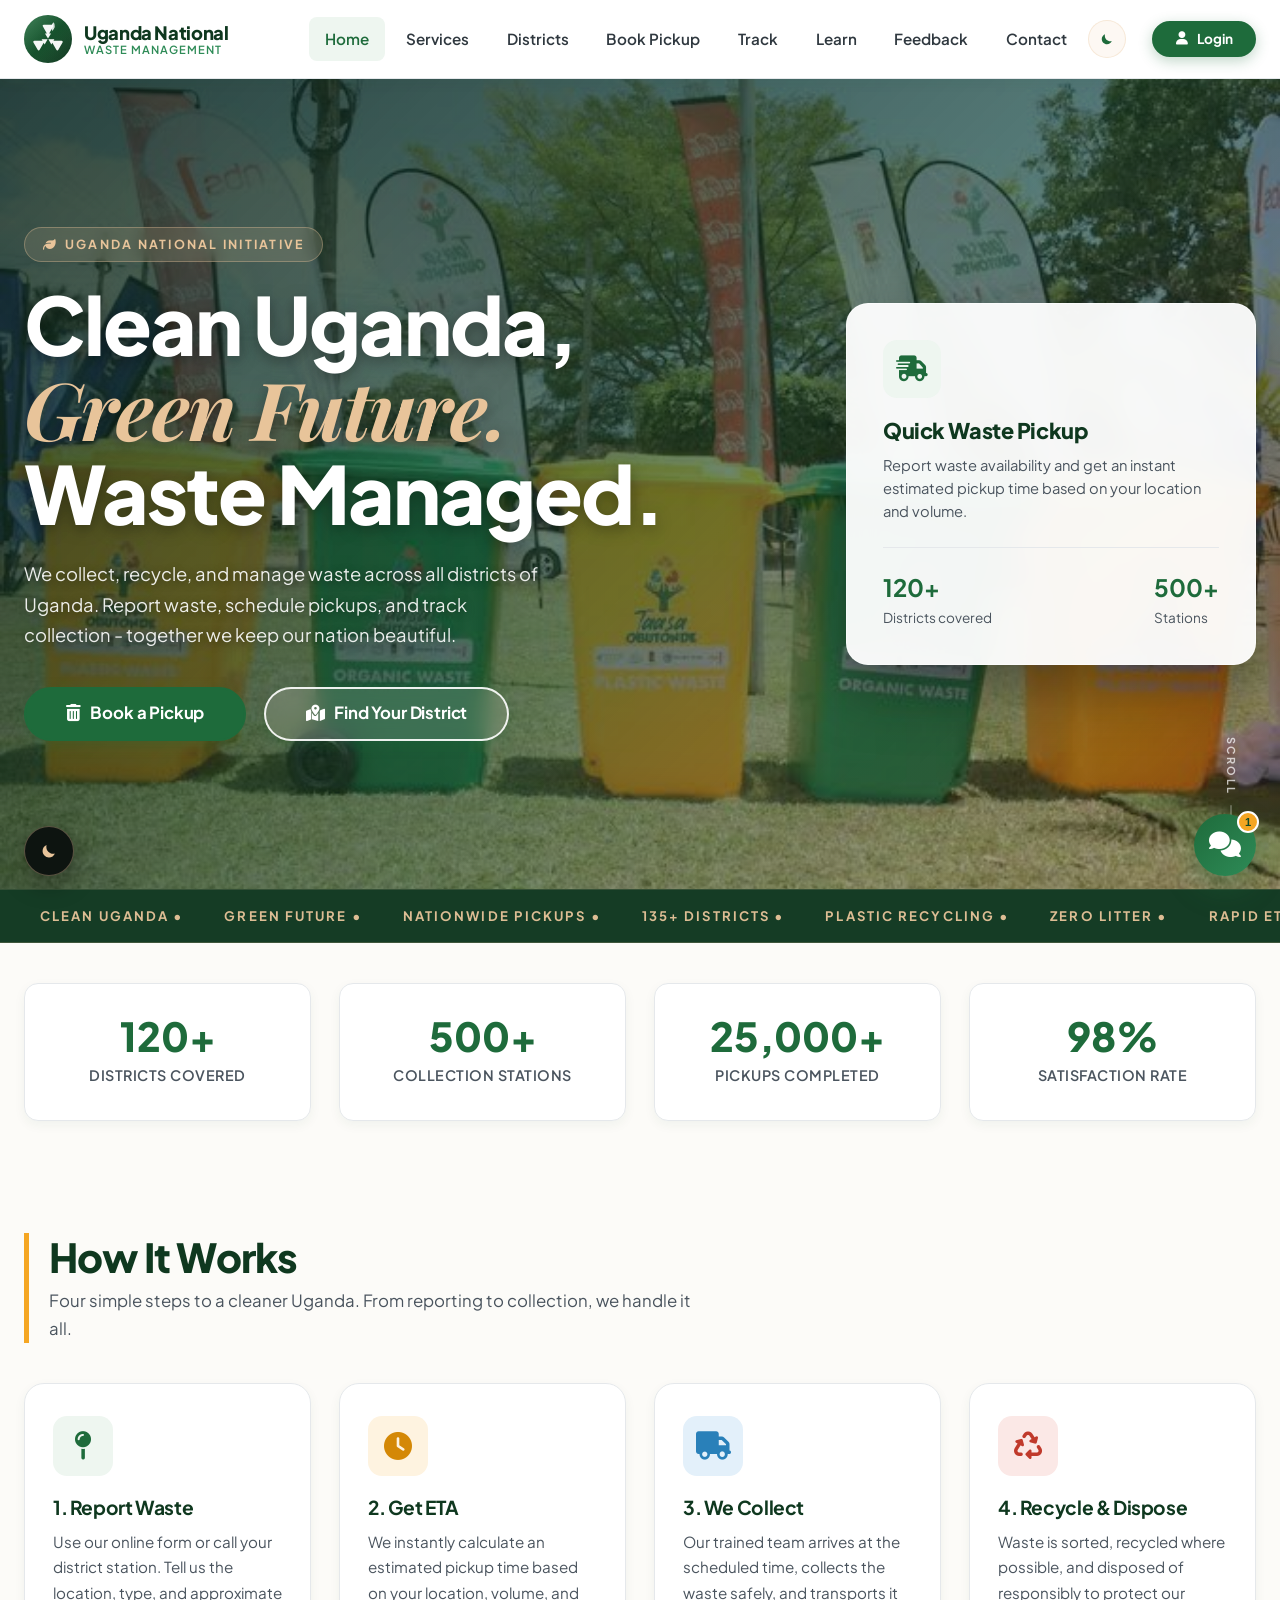
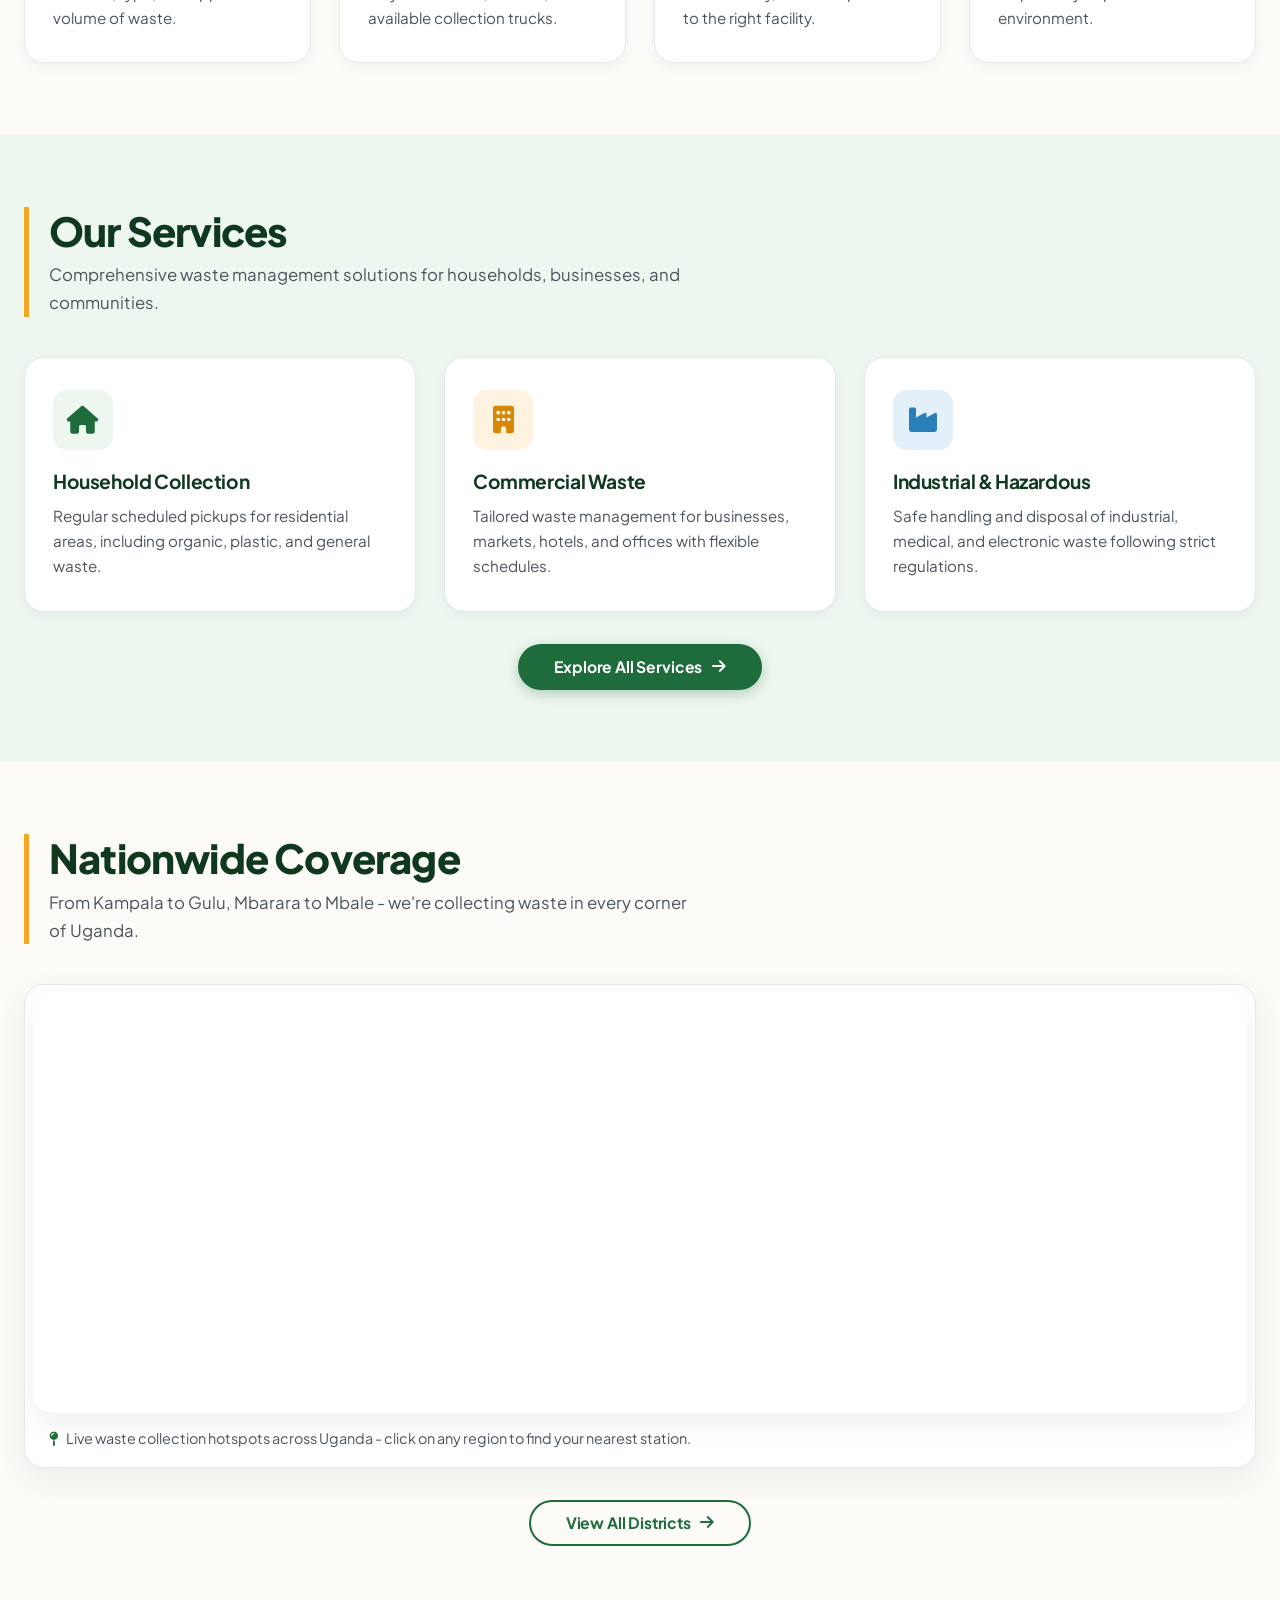
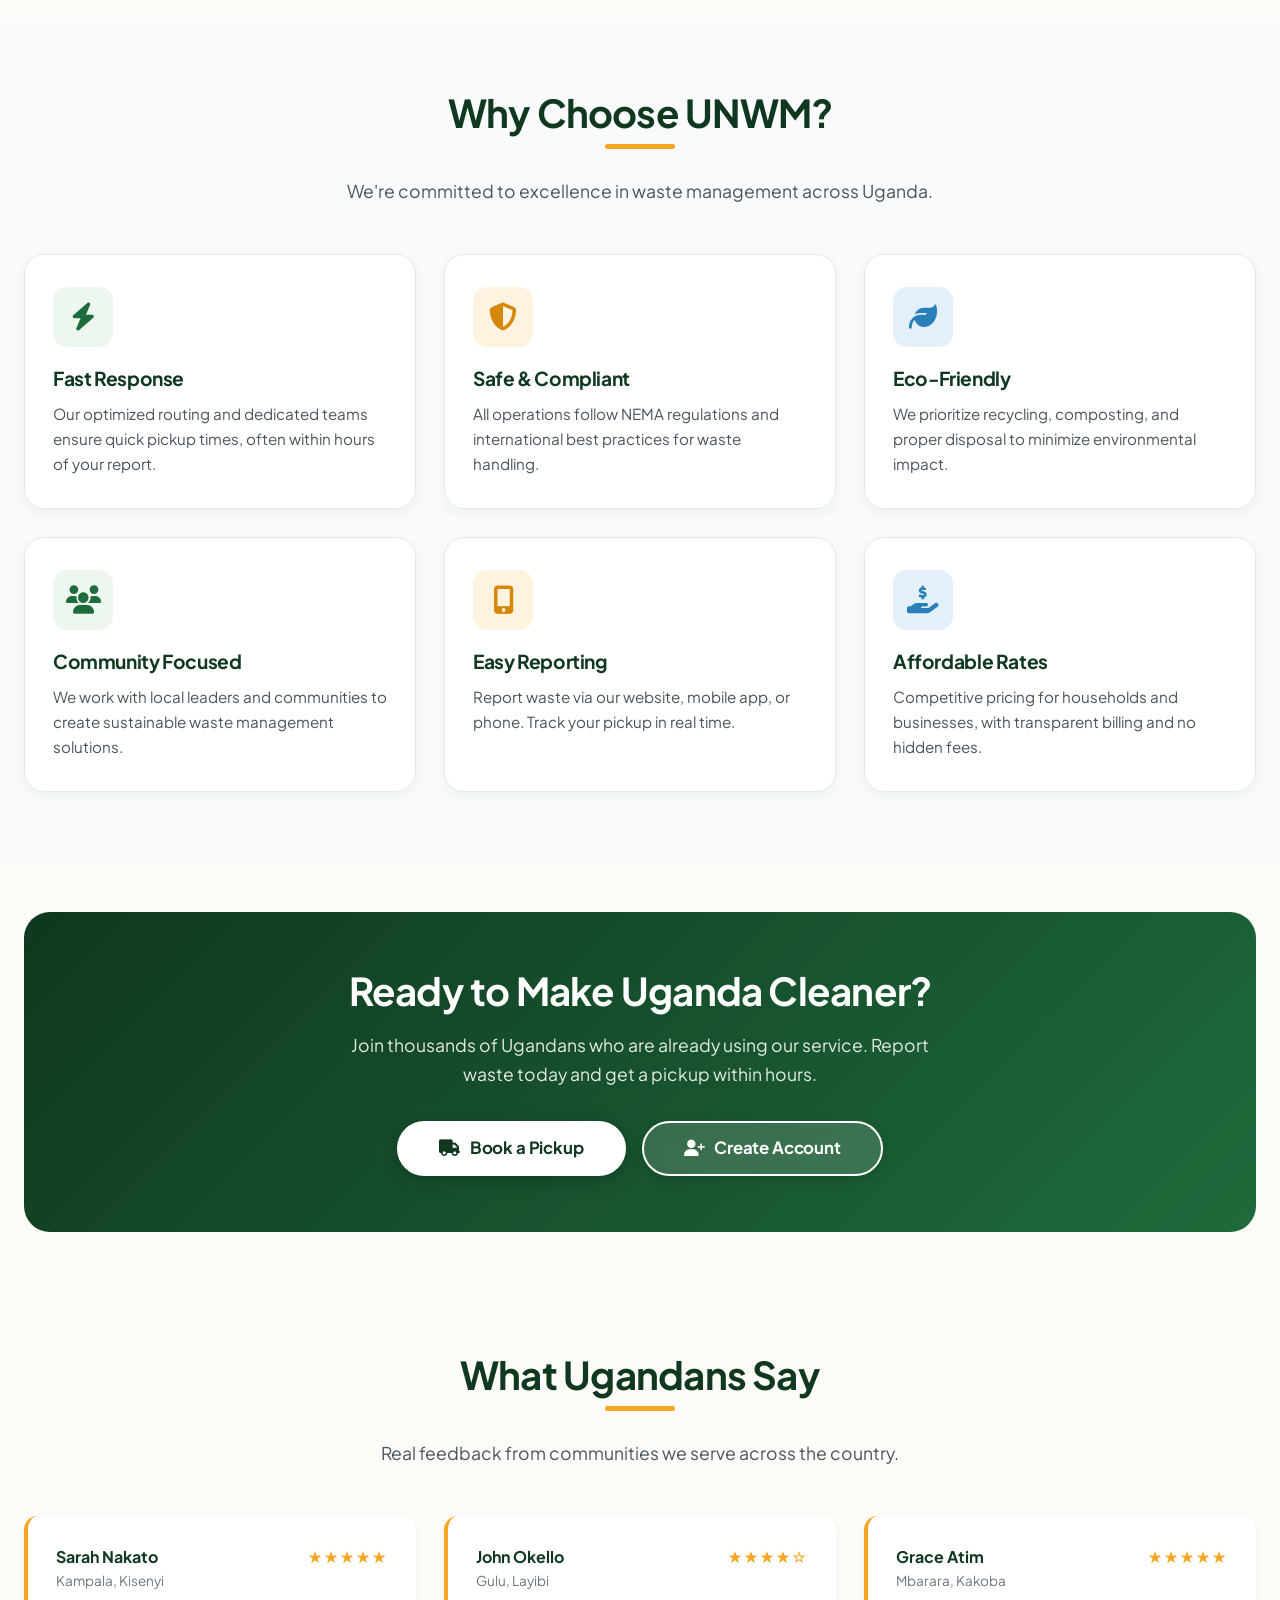
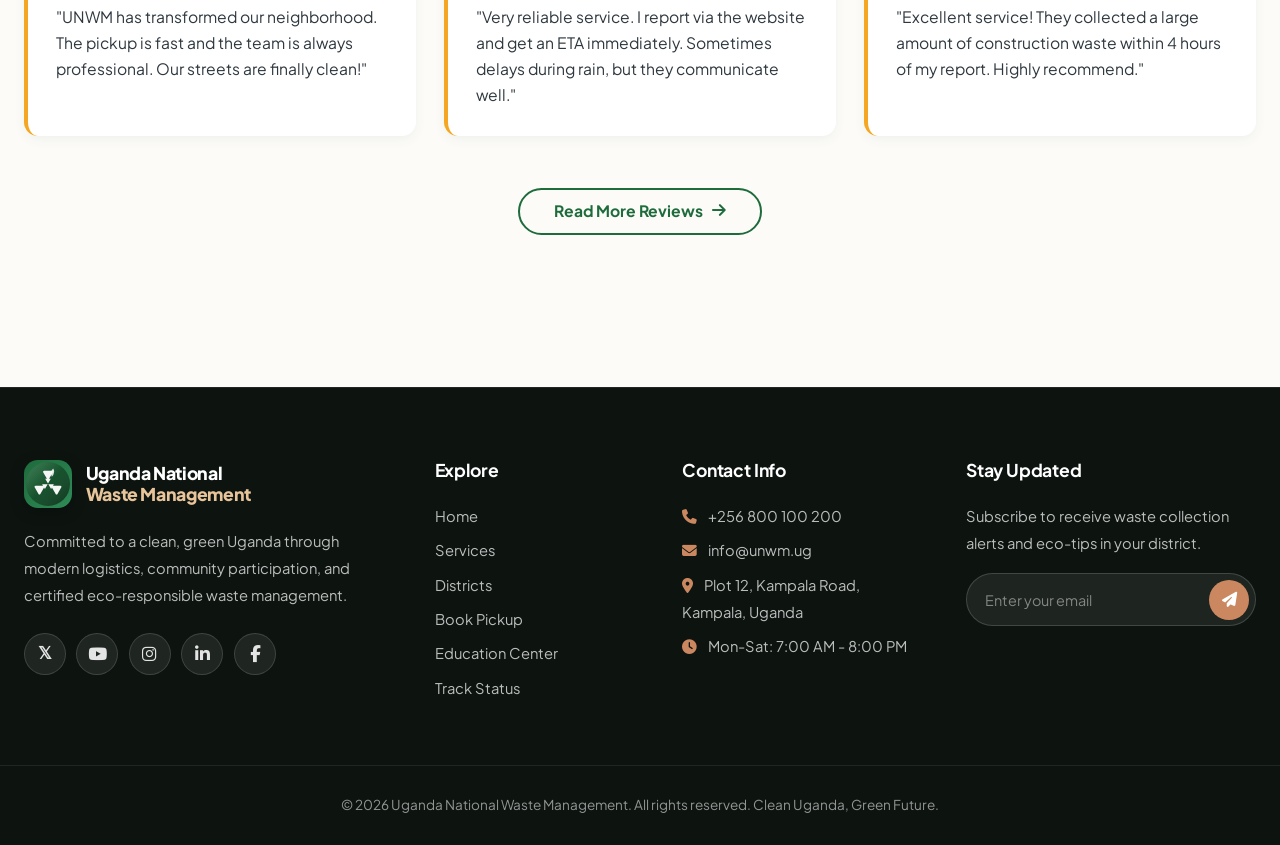
<file: index.html>
﻿<!DOCTYPE html>
<html lang="en">
<head>
  <meta charset="UTF-8">
  <meta name="viewport" content="width=device-width, initial-scale=1.0">
  <meta name="description" content="Uganda National Waste Management - Clean Uganda, Green Future. Report waste, schedule pickups, and track collection across all districts.">
  <meta name="keywords" content="Uganda, waste management, recycling, garbage collection, Kampala, environment">
  <title>Uganda National Waste Management | Clean Uganda, Green Future</title>

  <!-- ===== Favicon & App Icons ===== -->
  <link rel="icon" type="image/svg+xml" href="assets/logo.svg">
  <link rel="icon" type="image/png" sizes="32x32" href="assets/favicon-32x32.png">
  <link rel="apple-touch-icon" sizes="180x180" href="assets/apple-touch-icon.png">

  <!-- ===== PWA Meta Tags ===== -->
  <meta name="theme-color" content="#1e6b3b">
  <meta name="apple-mobile-web-app-capable" content="yes">
  <meta name="apple-mobile-web-app-status-bar-style" content="black-translucent">
  <meta name="apple-mobile-web-app-title" content="UNWM">
  <meta name="application-name" content="UNWM">
  <meta name="msapplication-TileColor" content="#1e6b3b">
  <link rel="manifest" href="manifest.json">

  <!-- ===== Fonts & Styles ===== -->
  <link rel="preconnect" href="https://fonts.googleapis.com">
  <link rel="preconnect" href="https://fonts.gstatic.com" crossorigin>
  <link href="https://fonts.googleapis.com/css2?family=Playfair+Display:ital,wght@0,600;0,700;0,900;1,600;1,700;1,900&family=Plus+Jakarta+Sans:wght@400;500;600;700;800&display=swap" rel="stylesheet">
  <link rel="stylesheet" href="https://cdnjs.cloudflare.com/ajax/libs/font-awesome/6.6.0/css/all.min.css">
  <link rel="stylesheet" href="css/style.css">
</head>
<body>

  <!-- ========== HEADER ========== -->
  <header class="site-header">
    <nav class="navbar">
      <a href="index.html" class="brand">
        <div class="brand-icon"><img src="assets/logo.svg" alt="UNWM Logo" width="48" height="48"></div>
        <div class="brand-text">
          <span class="brand-title">Uganda National</span>
          <span class="brand-sub">Waste Management</span>
        </div>
      </a>
      <button class="hamburger" id="hamburger" aria-label="Toggle navigation" aria-expanded="false">
        <i class="fas fa-bars"></i>
      </button>
      <div class="nav-drawer-backdrop" id="navDrawerBackdrop"></div>
      <ul class="nav-menu" id="navMenu">
        <li class="drawer-header-item">
          <div class="drawer-logo-badge">
            <img src="assets/logo.svg" alt="UNWM Logo">
          </div>
          <button type="button" class="drawer-close-btn" id="drawerCloseBtn" aria-label="Close navigation">
            <i class="fas fa-times"></i>
          </button>
        </li>
        <li><a href="index.html" class="nav-link active">Home</a></li>
        <li><a href="html/services.html" class="nav-link">Services</a></li>
        <li>
          <a href="html/districts.html" class="nav-link">Districts</a>
          <span class="drawer-subtext">All 135+ Municipalities</span>
        </li>
        <li>
          <a href="html/booking.html" class="nav-link">Book Pickup</a>
          <span class="drawer-subtext">Instant ETA · Quick Dispatch</span>
        </li>
        <li>
          <a href="html/track.html" class="nav-link">Track</a>
          <span class="drawer-subtext">Live Truck GPS · Status</span>
        </li>
        <li><a href="html/learn.html" class="nav-link">Learn</a></li>
        <li><a href="html/feedback.html" class="nav-link">Feedback</a></li>
        <li><a href="html/contact.html" class="nav-link">Contact</a></li>
        <li class="drawer-footer-item">
          <hr class="drawer-divider">
          <a href="html/contact.html" class="drawer-contact-btn">Contact</a>
          <div class="drawer-social-row">
            <a href="https://linkedin.com/company/unwm-uganda" target="_blank" rel="noopener noreferrer" aria-label="LinkedIn"><i class="fa-brands fa-linkedin-in"></i></a>
            <a href="https://x.com/unwm_uganda" target="_blank" rel="noopener noreferrer" aria-label="X (Twitter)"><i class="fa-brands fa-x-twitter"></i></a>
            <a href="https://youtube.com/@unwmuganda" target="_blank" rel="noopener noreferrer" aria-label="YouTube"><i class="fa-brands fa-youtube"></i></a>
            <a href="https://wa.me/256700000000" target="_blank" rel="noopener noreferrer" aria-label="WhatsApp"><i class="fa-brands fa-whatsapp"></i></a>
          </div>
        </li>
        <li class="nav-cta" id="navAuthBtn"><a href="html/login.html" class="btn btn-sm"><i class="fas fa-user"></i> Login</a></li>
      </ul>
    </nav>
  </header>

  <!-- ========== HERO WITH SLIDESHOW ========== -->
  <section class="hero">
    <!-- Slideshow Background -->
    <div class="hero-slideshow">
      <div class="hero-slide active" style="background-image: url('assets/waste-bins.jpg');"></div>
      <div class="hero-slide" style="background-image: url('assets/community-cleanup.jpg');"></div>
      <div class="hero-slide" style="background-image: url('assets/plastic-recycling.jpg');"></div>
      <div class="hero-slide" style="background-image: url('assets/hazardous-waste-collection.jpg');"></div>
      <div class="hero-slide" style="background-image: url('assets/waste-collection-truck.jpg');"></div>
      <div class="hero-slide" style="background-image: url('assets/smart-city-bins.jpg');"></div>
    </div>

    <!-- Hero Content -->
    <div class="container hero-grid">
      <div class="hero-content">
        <span class="hero-label"><i class="fas fa-leaf"></i> Uganda National Initiative</span>
        <h1 class="hero-title">
          Clean Uganda,<br><em>Green Future.</em><br>Waste Managed.
        </h1>
        <p class="hero-sub">We collect, recycle, and manage waste across all districts of Uganda. Report waste, schedule pickups, and track collection - together we keep our nation beautiful.</p>
        <div class="hero-actions">
          <a href="html/booking.html" class="btn btn-lg"><i class="fas fa-trash-alt"></i> Book a Pickup</a>
          <a href="html/districts.html" class="btn btn-ghost btn-lg"><i class="fas fa-map-marked-alt"></i> Find Your District</a>
        </div>
      </div>
      <div class="hero-visual pc-only">
        <div class="hero-card">
          <div class="hero-card-icon"><i class="fas fa-truck-fast"></i></div>
          <h3>Quick Waste Pickup</h3>
          <p>Report waste availability and get an instant estimated pickup time based on your location and volume.</p>
          <hr class="divider" style="margin: 1.25rem 0;">
          <div class="flex-between">
            <div>
              <strong style="font-size: 1.5rem; color: var(--primary);" data-counter="120" data-suffix="+">0</strong>
              <p style="margin: 0; font-size: 0.85rem; color: var(--gray-600);">Districts covered</p>
            </div>
            <div>
              <strong style="font-size: 1.5rem; color: var(--primary);" data-counter="500" data-suffix="+">0</strong>
              <p style="margin: 0; font-size: 0.85rem; color: var(--gray-600);">Stations</p>
            </div>
          </div>
        </div>
      </div>
    </div>

    <!-- AccommodateMe Signature Vertical Scroll Hint -->
    <div class="hero-scroll-hint">
      <span>SCROLL</span>
      <div class="scroll-line"></div>
    </div>
  </section>

  <!-- ========== ACCOMMODATEME CONTINUOUS TICKER MARQUEE ========== -->
  <div class="mission-banner">
    <div class="ticker-wrap">
      <div class="ticker">
        <span>Clean Uganda &bull;</span>
        <span>Green Future &bull;</span>
        <span>Nationwide Pickups &bull;</span>
        <span>135+ Districts &bull;</span>
        <span>Plastic Recycling &bull;</span>
        <span>Zero Litter &bull;</span>
        <span>Rapid ETA &bull;</span>
        <span>Verified Stations &bull;</span>
        <span>Eco Community &bull;</span>
        <span>Clean Uganda &bull;</span>
        <span>Green Future &bull;</span>
        <span>Nationwide Pickups &bull;</span>
        <span>135+ Districts &bull;</span>
        <span>Plastic Recycling &bull;</span>
        <span>Zero Litter &bull;</span>
        <span>Rapid ETA &bull;</span>
        <span>Verified Stations &bull;</span>
        <span>Eco Community &bull;</span>
      </div>
    </div>
  </div>

  <!-- ========== STATS ========== -->
  <section class="section-sm">
    <div class="container">
      <div class="grid grid-4">
        <div class="stat-card animate-on-scroll">
          <div class="stat-number" data-counter="120" data-suffix="+">0</div>
          <div class="stat-label">Districts Covered</div>
        </div>
        <div class="stat-card animate-on-scroll">
          <div class="stat-number" data-counter="500" data-suffix="+">0</div>
          <div class="stat-label">Collection Stations</div>
        </div>
        <div class="stat-card animate-on-scroll">
          <div class="stat-number" data-counter="25000" data-suffix="+">0</div>
          <div class="stat-label">Pickups Completed</div>
        </div>
        <div class="stat-card animate-on-scroll">
          <div class="stat-number" data-counter="98" data-suffix="%">0</div>
          <div class="stat-label">Satisfaction Rate</div>
        </div>
      </div>
    </div>
  </section>

  <!-- ========== HOW IT WORKS ========== -->
  <section class="section">
    <div class="container">
      <div class="section-accent-header">
        <h2>How It Works</h2>
        <p>Four simple steps to a cleaner Uganda. From reporting to collection, we handle it all.</p>
      </div>
      <div class="grid grid-4">
        <div class="card animate-on-scroll">
          <div class="card-icon"><i class="fas fa-map-pin"></i></div>
          <h3>1. Report Waste</h3>
          <p>Use our online form or call your district station. Tell us the location, type, and approximate volume of waste.</p>
        </div>
        <div class="card animate-on-scroll">
          <div class="card-icon accent"><i class="fas fa-clock"></i></div>
          <h3>2. Get ETA</h3>
          <p>We instantly calculate an estimated pickup time based on your location, volume, and available collection trucks.</p>
        </div>
        <div class="card animate-on-scroll">
          <div class="card-icon info"><i class="fas fa-truck"></i></div>
          <h3>3. We Collect</h3>
          <p>Our trained team arrives at the scheduled time, collects the waste safely, and transports it to the right facility.</p>
        </div>
        <div class="card animate-on-scroll">
          <div class="card-icon danger"><i class="fas fa-recycle"></i></div>
          <h3>4. Recycle & Dispose</h3>
          <p>Waste is sorted, recycled where possible, and disposed of responsibly to protect our environment.</p>
        </div>
      </div>
    </div>
  </section>

  <!-- ========== SERVICES PREVIEW ========== -->
  <section class="section" style="background: var(--primary-pale);">
    <div class="container">
      <div class="section-accent-header">
        <h2>Our Services</h2>
        <p>Comprehensive waste management solutions for households, businesses, and communities.</p>
      </div>
      <div class="grid grid-3">
        <div class="card animate-on-scroll">
          <div class="card-icon"><i class="fas fa-home"></i></div>
          <h3>Household Collection</h3>
          <p>Regular scheduled pickups for residential areas, including organic, plastic, and general waste.</p>
        </div>
        <div class="card animate-on-scroll">
          <div class="card-icon accent"><i class="fas fa-building"></i></div>
          <h3>Commercial Waste</h3>
          <p>Tailored waste management for businesses, markets, hotels, and offices with flexible schedules.</p>
        </div>
        <div class="card animate-on-scroll">
          <div class="card-icon info"><i class="fas fa-industry"></i></div>
          <h3>Industrial & Hazardous</h3>
          <p>Safe handling and disposal of industrial, medical, and electronic waste following strict regulations.</p>
        </div>
      </div>
      <div class="text-center mt-4">
        <a href="html/services.html" class="btn">Explore All Services <i class="fas fa-arrow-right"></i></a>
      </div>
    </div>
  </section>

  <!-- ========== MAP PREVIEW ========== -->
  <section class="section">
    <div class="container">
      <div class="section-accent-header">
        <h2>Nationwide Coverage</h2>
        <p>From Kampala to Gulu, Mbarara to Mbale - we're collecting waste in every corner of Uganda.</p>
      </div>
      <div class="map-wrapper">
        <iframe
          class="map-frame"
          src="https://www.google.com/maps/embed?pb=!1m18!1m12!1m3!1d39809.27898185907!2d32.5825197!3d0.3475964!2m3!1f0!2f0!3f0!3m2!1i1024!2i768!4f13.1!3m3!1m2!1s0x177dbb0c6c6b7f1f%3A0x8b5c5b5b5b5b5b5b!2sKampala!5e0!3m2!1sen!2sug!4v1700000000000!5m2!1sen!2sug"
          allowfullscreen=""
          loading="lazy"
          referrerpolicy="no-referrer-when-downgrade"
          title="Uganda Waste Management Coverage Map">
        </iframe>
        <div class="map-caption">
          <i class="fas fa-map-pin" style="color: var(--primary);"></i>
          Live waste collection hotspots across Uganda - click on any region to find your nearest station.
        </div>
      </div>
      <div class="text-center mt-4">
        <a href="html/districts.html" class="btn btn-outline">View All Districts <i class="fas fa-arrow-right"></i></a>
      </div>
    </div>
  </section>

  <!-- ========== WHY CHOOSE US ========== -->
  <section class="section" style="background: var(--gray-50);">
    <div class="container">
      <div class="section-title">
        <h2>Why Choose UNWM?</h2>
        <p>We're committed to excellence in waste management across Uganda.</p>
      </div>
      <div class="grid grid-3">
        <div class="card animate-on-scroll">
          <div class="card-icon"><i class="fas fa-bolt"></i></div>
          <h3>Fast Response</h3>
          <p>Our optimized routing and dedicated teams ensure quick pickup times, often within hours of your report.</p>
        </div>
        <div class="card animate-on-scroll">
          <div class="card-icon accent"><i class="fas fa-shield-alt"></i></div>
          <h3>Safe & Compliant</h3>
          <p>All operations follow NEMA regulations and international best practices for waste handling.</p>
        </div>
        <div class="card animate-on-scroll">
          <div class="card-icon info"><i class="fas fa-leaf"></i></div>
          <h3>Eco-Friendly</h3>
          <p>We prioritize recycling, composting, and proper disposal to minimize environmental impact.</p>
        </div>
        <div class="card animate-on-scroll">
          <div class="card-icon"><i class="fas fa-users"></i></div>
          <h3>Community Focused</h3>
          <p>We work with local leaders and communities to create sustainable waste management solutions.</p>
        </div>
        <div class="card animate-on-scroll">
          <div class="card-icon accent"><i class="fas fa-mobile-alt"></i></div>
          <h3>Easy Reporting</h3>
          <p>Report waste via our website, mobile app, or phone. Track your pickup in real time.</p>
        </div>
        <div class="card animate-on-scroll">
          <div class="card-icon info"><i class="fas fa-hand-holding-usd"></i></div>
          <h3>Affordable Rates</h3>
          <p>Competitive pricing for households and businesses, with transparent billing and no hidden fees.</p>
        </div>
      </div>
    </div>
  </section>

  <!-- ========== CTA ========== -->
  <section class="container">
    <div class="cta-section">
      <h2>Ready to Make Uganda Cleaner?</h2>
      <p>Join thousands of Ugandans who are already using our service. Report waste today and get a pickup within hours.</p>
      <div class="flex-center gap-2" style="flex-wrap: wrap;">
        <a href="html/booking.html" class="btn btn-lg"><i class="fas fa-truck"></i> Book a Pickup</a>
        <a href="html/register.html" class="btn btn-outline btn-lg"><i class="fas fa-user-plus"></i> Create Account</a>
      </div>
    </div>
  </section>

  <!-- ========== TESTIMONIALS ========== -->
  <section class="section">
    <div class="container">
      <div class="section-title">
        <h2>What Ugandans Say</h2>
        <p>Real feedback from communities we serve across the country.</p>
      </div>
      <div class="grid grid-3">
        <div class="review-item animate-on-scroll">
          <div class="review-header">
            <div>
              <div class="review-author">Sarah Nakato</div>
              <div class="review-location">Kampala, Kisenyi</div>
            </div>
            <div class="review-stars">★★★★★</div>
          </div>
          <p class="review-text">"UNWM has transformed our neighborhood. The pickup is fast and the team is always professional. Our streets are finally clean!"</p>
        </div>
        <div class="review-item animate-on-scroll">
          <div class="review-header">
            <div>
              <div class="review-author">John Okello</div>
              <div class="review-location">Gulu, Layibi</div>
            </div>
            <div class="review-stars">★★★★☆</div>
          </div>
          <p class="review-text">"Very reliable service. I report via the website and get an ETA immediately. Sometimes delays during rain, but they communicate well."</p>
        </div>
        <div class="review-item animate-on-scroll">
          <div class="review-header">
            <div>
              <div class="review-author">Grace Atim</div>
              <div class="review-location">Mbarara, Kakoba</div>
            </div>
            <div class="review-stars">★★★★★</div>
          </div>
          <p class="review-text">"Excellent service! They collected a large amount of construction waste within 4 hours of my report. Highly recommend."</p>
        </div>
      </div>
      <div class="text-center mt-4">
        <a href="html/feedback.html" class="btn btn-outline">Read More Reviews <i class="fas fa-arrow-right"></i></a>
      </div>
    </div>
  </section>

  <!-- ========== FOOTER (AccommodateMe Luxury Obsidian Aesthetic) ========== -->
  <footer class="site-footer">
    <div class="container footer-grid">
      <!-- Brand Summary -->
      <div class="footer-col">
        <div class="footer-brand">
          <div class="footer-brand-icon"><img src="assets/logo.svg" alt="UNWM Logo" width="44" height="44"></div>
          <div class="footer-brand-title">Uganda National<br><span>Waste Management</span></div>
        </div>
        <p class="footer-tagline">Committed to a clean, green Uganda through modern logistics, community participation, and certified eco-responsible waste management.</p>
        <div class="footer-social">
          <a href="https://x.com/unwm_uganda" target="_blank" rel="noopener noreferrer" aria-label="X (Twitter)"><i class="fa-brands fa-x-twitter"></i></a>
          <a href="https://youtube.com/@unwmuganda" target="_blank" rel="noopener noreferrer" aria-label="YouTube"><i class="fa-brands fa-youtube"></i></a>
          <a href="https://instagram.com/unwm_uganda" target="_blank" rel="noopener noreferrer" aria-label="Instagram"><i class="fa-brands fa-instagram"></i></a>
          <a href="https://linkedin.com/company/unwm-uganda" target="_blank" rel="noopener noreferrer" aria-label="LinkedIn"><i class="fa-brands fa-linkedin-in"></i></a>
          <a href="https://facebook.com/unwmuganda" target="_blank" rel="noopener noreferrer" aria-label="Facebook"><i class="fa-brands fa-facebook-f"></i></a>
        </div>
      </div>

      <!-- Quick Links -->
      <div class="footer-col">
        <h4>Explore</h4>
        <a href="index.html">Home</a>
        <a href="html/services.html">Services</a>
        <a href="html/districts.html">Districts</a>
        <a href="html/booking.html">Book Pickup</a>
        <a href="html/learn.html">Education Center</a>
        <a href="html/track.html">Track Status</a>
      </div>

      <!-- Support & Contact -->
      <div class="footer-col">
        <h4>Contact Info</h4>
        <p><i class="fas fa-phone" style="color: var(--rust-orange); margin-right: 0.5rem;"></i> +256 800 100 200</p>
        <p><i class="fas fa-envelope" style="color: var(--rust-orange); margin-right: 0.5rem;"></i> info@unwm.ug</p>
        <p><i class="fas fa-location-dot" style="color: var(--rust-orange); margin-right: 0.5rem;"></i> Plot 12, Kampala Road, Kampala, Uganda</p>
        <p><i class="fas fa-clock" style="color: var(--rust-orange); margin-right: 0.5rem;"></i> Mon-Sat: 7:00 AM - 8:00 PM</p>
      </div>

      <!-- Newsletter (AccommodateMe Pill Form) -->
      <div class="footer-col">
        <h4>Stay Updated</h4>
        <p>Subscribe to receive waste collection alerts and eco-tips in your district.</p>
        <form class="footer-newsletter-form" onsubmit="event.preventDefault(); alert('Thank you for subscribing to UNWM alerts!');">
          <input type="email" placeholder="Enter your email" required>
          <button type="submit" aria-label="Subscribe"><i class="fas fa-paper-plane"></i></button>
        </form>
      </div>
    </div>
    <div class="footer-bottom">
      <div class="container">
        © <span id="currentYear">2026</span> Uganda National Waste Management. All rights reserved. Clean Uganda, Green Future.
      </div>
    </div>
  </footer>

  <script src="js/script.js"></script>
  <script>
    /* ============================================================
       HERO SLIDESHOW - Auto-rotating background images
       ============================================================ */
    (function initHeroSlideshow() {
      const slides = document.querySelectorAll('.hero-slide');
      if (!slides.length) return;

      let currentSlide = 0;
      const SLIDE_INTERVAL = 5000; // 5 seconds per image

      function nextSlide() {
        slides[currentSlide].classList.remove('active');
        currentSlide = (currentSlide + 1) % slides.length;
        slides[currentSlide].classList.add('active');
      }

      // Start auto-rotation
      setInterval(nextSlide, SLIDE_INTERVAL);
    })();

    /* ============================================================
       COUNTER ANIMATION (hero card + stats section)
       ============================================================ */
    (function initCounters() {
      const counters = document.querySelectorAll('[data-counter]');
      if (!counters.length) return;

      function animateCounter(el, target, duration = 1800) {
        const startTime = performance.now();
        const suffix = el.dataset.suffix || '';
        const prefix = el.dataset.prefix || '';

        function update(currentTime) {
          const elapsed = currentTime - startTime;
          const progress = Math.min(elapsed / duration, 1);
          const eased = 1 - Math.pow(1 - progress, 4); // easeOutQuart
          const current = Math.floor(target * eased);
          el.textContent = prefix + current.toLocaleString() + suffix;
          if (progress < 1) requestAnimationFrame(update);
        }
        requestAnimationFrame(update);
      }

      const observer = new IntersectionObserver((entries) => {
        entries.forEach(entry => {
          if (entry.isIntersecting) {
            const el = entry.target;
            const target = parseInt(el.dataset.counter, 10);
            if (!isNaN(target)) animateCounter(el, target);
            observer.unobserve(el);
          }
        });
      }, { threshold: 0.4 });

      counters.forEach(c => observer.observe(c));
    })();
  </script>

  <!-- ===== Service Worker Registration ===== -->
  <script>
    if ('serviceWorker' in navigator) {
      window.addEventListener('load', () => {
        navigator.serviceWorker.register('/sw.js')
          .then((reg) => console.log('[PWA] Service Worker registered:', reg.scope))
          .catch((err) => console.warn('[PWA] Service Worker registration failed:', err));
      });
    }
  </script>

</body>
</html>
</file>
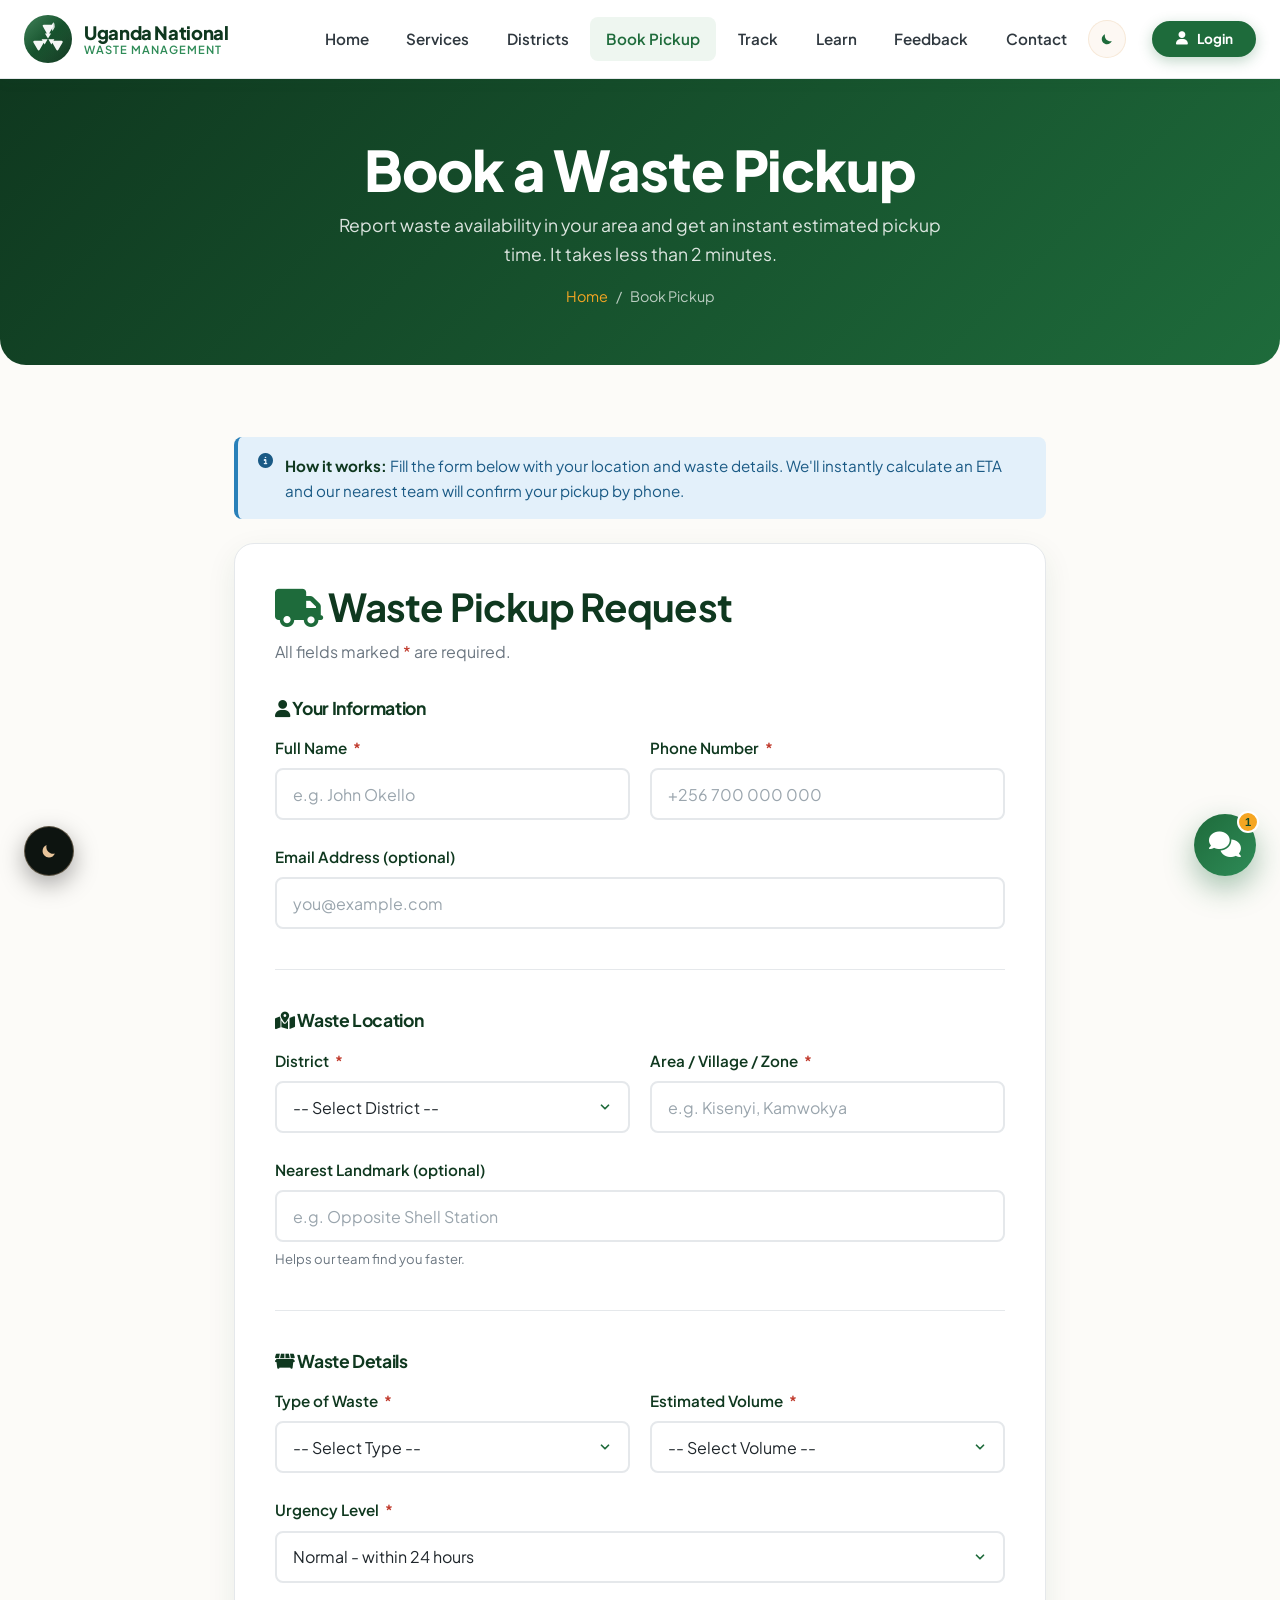
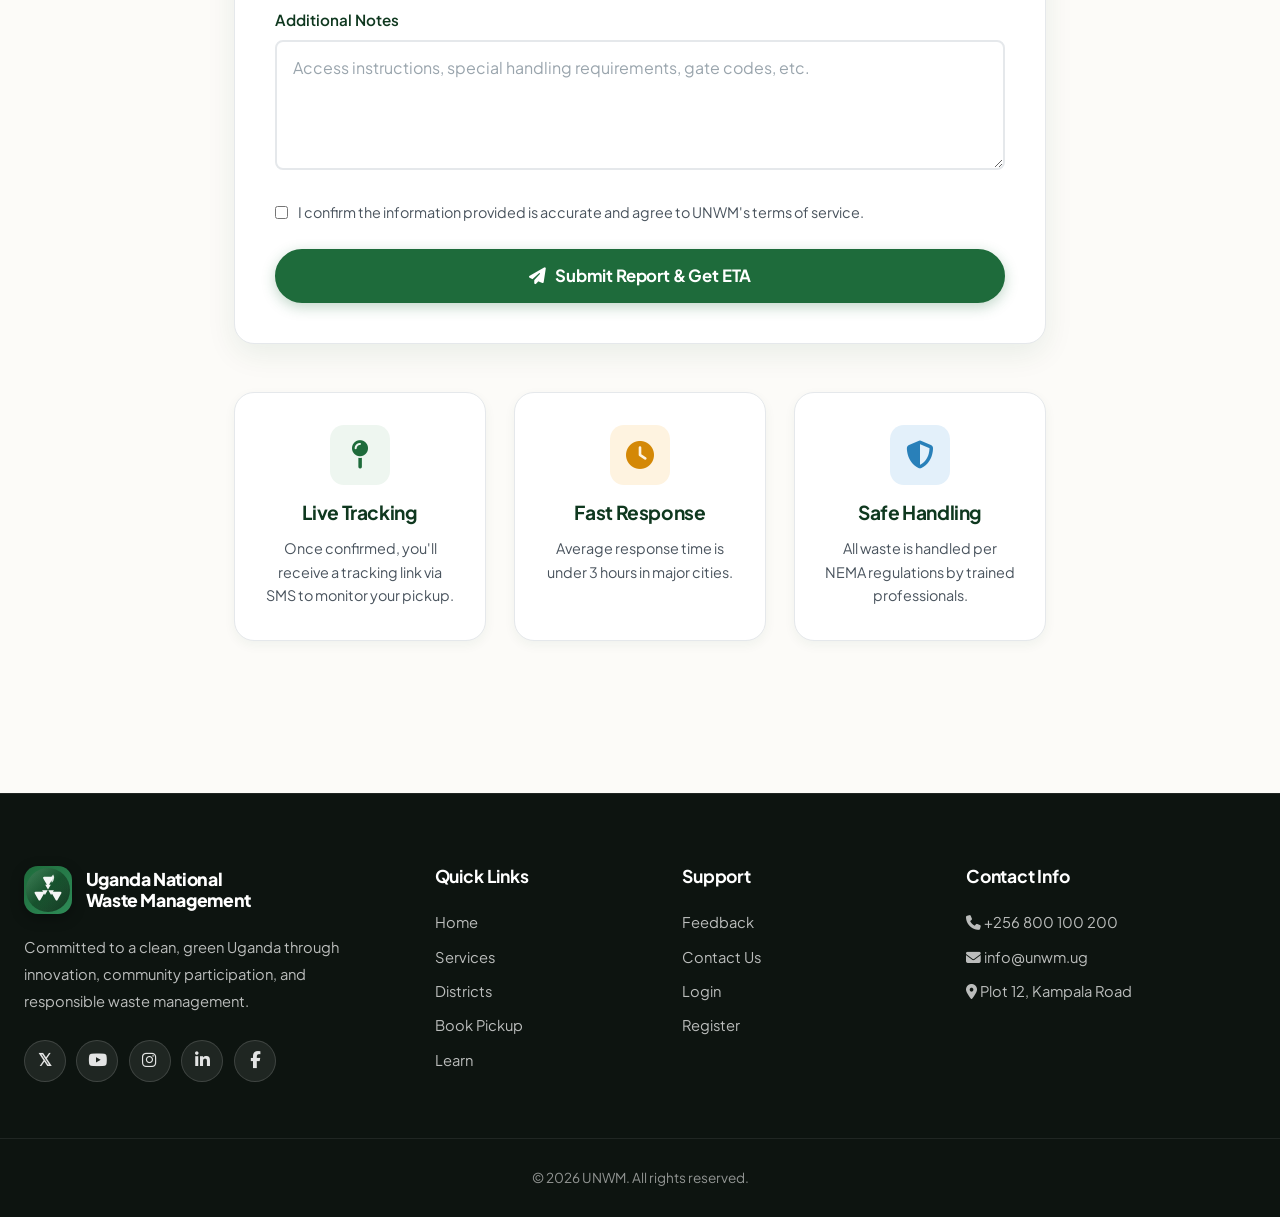
<file: html/booking.html>
﻿<!DOCTYPE html>
<html lang="en">
<head>
  <meta charset="UTF-8">
  <meta name="viewport" content="width=device-width, initial-scale=1.0">
  <meta name="description" content="Report waste or book a pickup with UNWM. Get instant ETA and track your collection across Uganda.">
  <title>Book a Pickup | Uganda National Waste Management</title>
  <!-- ===== Favicon & App Icons ===== -->
  <link rel="icon" type="image/svg+xml" href="../assets/logo.svg">
  <link rel="icon" type="image/png" sizes="32x32" href="../assets/favicon-32x32.png">
  <link rel="apple-touch-icon" sizes="180x180" href="../assets/apple-touch-icon.png">

  <!-- ===== PWA Meta Tags ===== -->
  <meta name="theme-color" content="#1e6b3b">
  <meta name="apple-mobile-web-app-capable" content="yes">
  <meta name="apple-mobile-web-app-status-bar-style" content="black-translucent">
  <meta name="apple-mobile-web-app-title" content="UNWM">
  <link rel="manifest" href="../manifest.json">

  <!-- ===== Fonts & Styles ===== -->
  <link rel="preconnect" href="https://fonts.googleapis.com">
  <link rel="preconnect" href="https://fonts.gstatic.com" crossorigin>
  <link href="https://fonts.googleapis.com/css2?family=Inter:wght@400;500;600;700;800&display=swap" rel="stylesheet">
  <link rel="stylesheet" href="https://cdnjs.cloudflare.com/ajax/libs/font-awesome/6.6.0/css/all.min.css">
  <link rel="stylesheet" href="../css/style.css">
</head>
<body>

  <header class="site-header">
    <nav class="navbar">
      <a href="../index.html" class="brand">
        <div class="brand-icon"><img src="../assets/logo.svg" alt="UNWM Logo" width="48" height="48"></div>
        <div class="brand-text">
          <span class="brand-title">Uganda National</span>
          <span class="brand-sub">Waste Management</span>
        </div>
      </a>
            <button class="hamburger" id="hamburger" aria-label="Toggle navigation" aria-expanded="false">
        <i class="fas fa-bars"></i>
      </button>
      <div class="nav-drawer-backdrop" id="navDrawerBackdrop"></div>
      <ul class="nav-menu" id="navMenu">
        <li class="drawer-header-item">
          <div class="drawer-logo-badge">
            <img src="../assets/logo.svg" alt="UNWM Logo">
          </div>
          <button type="button" class="drawer-close-btn" id="drawerCloseBtn" aria-label="Close navigation">
            <i class="fas fa-times"></i>
          </button>
        </li>
        <li><a href="../index.html" class="nav-link">Home</a></li>
        <li><a href="services.html" class="nav-link">Services</a></li>
        <li>
          <a href="districts.html" class="nav-link">Districts</a>
          <span class="drawer-subtext">All 135+ Municipalities</span>
        </li>
        <li>
          <a href="booking.html" class="nav-link active">Book Pickup</a>
          <span class="drawer-subtext">Instant ETA · Quick Dispatch</span>
        </li>
        <li>
          <a href="track.html" class="nav-link">Track</a>
          <span class="drawer-subtext">Live Truck GPS · Status</span>
        </li>
        <li><a href="learn.html" class="nav-link">Learn</a></li>
        <li><a href="feedback.html" class="nav-link">Feedback</a></li>
        <li><a href="contact.html" class="nav-link">Contact</a></li>
        <li class="drawer-footer-item">
          <hr class="drawer-divider">
          <a href="contact.html" class="drawer-contact-btn">Contact</a>
          <div class="drawer-social-row">
            <a href="https://linkedin.com/company/unwm-uganda" target="_blank" rel="noopener noreferrer" aria-label="LinkedIn"><i class="fa-brands fa-linkedin-in"></i></a>
            <a href="https://x.com/unwm_uganda" target="_blank" rel="noopener noreferrer" aria-label="X (Twitter)"><i class="fa-brands fa-x-twitter"></i></a>
            <a href="https://youtube.com/@unwmuganda" target="_blank" rel="noopener noreferrer" aria-label="YouTube"><i class="fa-brands fa-youtube"></i></a>
            <a href="https://wa.me/256700000000" target="_blank" rel="noopener noreferrer" aria-label="WhatsApp"><i class="fa-brands fa-whatsapp"></i></a>
          </div>
        </li>
        <li class="nav-cta" id="navAuthBtn"><a href="login.html" class="btn btn-sm"><i class="fas fa-user"></i> Login</a></li>
      </ul>
    </nav>
  </header>

  <section class="page-header">
    <div class="container">
      <h1>Book a Waste Pickup</h1>
      <p>Report waste availability in your area and get an instant estimated pickup time. It takes less than 2 minutes.</p>
      <div class="breadcrumb"><a href="../index.html">Home</a> <span>/</span> <span>Book Pickup</span></div>
    </div>
  </section>

  <section class="section">
    <div class="container-narrow">
      <!-- Info alerts -->
      <div class="alert alert-info">
        <i class="fas fa-info-circle"></i>
        <div>
          <strong>How it works:</strong> Fill the form below with your location and waste details. We'll instantly calculate an ETA and our nearest team will confirm your pickup by phone.
        </div>
      </div>

      <div class="form-card">
        <h2 style="margin-bottom: 0.5rem;"><i class="fas fa-truck" style="color: var(--primary);"></i> Waste Pickup Request</h2>
        <p style="color: var(--gray-500); margin-bottom: 2rem;">All fields marked <span style="color: var(--danger);">*</span> are required.</p>

        <form id="bookingForm">
          <!-- Reporter Info -->
          <h3 style="font-size: 1.1rem; margin-bottom: 1rem; color: var(--primary-dark);"><i class="fas fa-user"></i> Your Information</h3>
          <div class="form-row">
            <div class="form-group">
              <label class="form-label" for="fullName">Full Name <span class="required">*</span></label>
              <input type="text" id="fullName" class="form-control" placeholder="e.g. John Okello" required>
            </div>
            <div class="form-group">
              <label class="form-label" for="phone">Phone Number <span class="required">*</span></label>
              <input type="tel" id="phone" class="form-control" placeholder="+256 700 000 000" required>
            </div>
          </div>
          <div class="form-group">
            <label class="form-label" for="email">Email Address (optional)</label>
            <input type="email" id="email" class="form-control" placeholder="you@example.com">
          </div>

          <hr class="divider">

          <!-- Location -->
          <h3 style="font-size: 1.1rem; margin-bottom: 1rem; color: var(--primary-dark);"><i class="fas fa-map-marked-alt"></i> Waste Location</h3>
          <div class="form-row">
            <div class="form-group">
              <label class="form-label" for="district">District <span class="required">*</span></label>
              <select id="district" class="form-select" required>
                <option value="">-- Select District --</option>
                <option value="Kampala">Kampala</option>
                <option value="Gulu">Gulu</option>
                <option value="Mbarara">Mbarara</option>
                <option value="Jinja">Jinja</option>
                <option value="Mbale">Mbale</option>
                <option value="Fort Portal">Fort Portal</option>
                <option value="Arua">Arua</option>
                <option value="Masaka">Masaka</option>
                <option value="Lira">Lira</option>
                <option value="Soroti">Soroti</option>
                <option value="Kabale">Kabale</option>
                <option value="Hoima">Hoima</option>
                <option value="Mukono">Mukono</option>
                <option value="Entebbe">Entebbe</option>
                <option value="Other">Other</option>
              </select>
            </div>
            <div class="form-group">
              <label class="form-label" for="area">Area / Village / Zone <span class="required">*</span></label>
              <input type="text" id="area" class="form-control" placeholder="e.g. Kisenyi, Kamwokya" required>
            </div>
          </div>
          <div class="form-group">
            <label class="form-label" for="landmark">Nearest Landmark (optional)</label>
            <input type="text" id="landmark" class="form-control" placeholder="e.g. Opposite Shell Station">
            <span class="form-hint">Helps our team find you faster.</span>
          </div>

          <hr class="divider">

          <!-- Waste Details -->
          <h3 style="font-size: 1.1rem; margin-bottom: 1rem; color: var(--primary-dark);"><i class="fas fa-dumpster"></i> Waste Details</h3>
          <div class="form-row">
            <div class="form-group">
              <label class="form-label" for="wasteType">Type of Waste <span class="required">*</span></label>
              <select id="wasteType" class="form-select" required>
                <option value="">-- Select Type --</option>
                <option value="Household">Household (general)</option>
                <option value="Plastic">Plastic / Polythene</option>
                <option value="Organic">Organic / Food waste</option>
                <option value="Construction">Construction debris</option>
                <option value="Electronic">Electronic (e-waste)</option>
                <option value="Medical">Medical / Clinical</option>
                <option value="Industrial">Industrial / Chemical</option>
                <option value="Garden">Garden / Green waste</option>
                <option value="Liquid">Liquid waste</option>
                <option value="Mixed">Mixed / Other</option>
              </select>
            </div>
            <div class="form-group">
              <label class="form-label" for="volume">Estimated Volume <span class="required">*</span></label>
              <select id="volume" class="form-select" required>
                <option value="">-- Select Volume --</option>
                <option value="Small (1-2 bags)">Small (1-2 bags / sacks)</option>
                <option value="Medium (3-5 bags)">Medium (3-5 bags / sacks)</option>
                <option value="Large (6+ bags)">Large (6+ bags / sacks)</option>
                <option value="Half truck">Half truck load</option>
                <option value="Full truck">Full truck load</option>
                <option value="Bulk (multiple trucks)">Bulk (multiple trucks)</option>
              </select>
            </div>
          </div>
          <div class="form-group">
            <label class="form-label" for="urgency">Urgency Level <span class="required">*</span></label>
            <select id="urgency" class="form-select" required>
              <option value="normal">Normal - within 24 hours</option>
              <option value="urgent">Urgent - within 6 hours</option>
              <option value="emergency">Emergency - immediate (extra fee)</option>
            </select>
          </div>
          <div class="form-group">
            <label class="form-label" for="notes">Additional Notes</label>
            <textarea id="notes" class="form-textarea" placeholder="Access instructions, special handling requirements, gate codes, etc."></textarea>
          </div>

          <div class="form-group" style="display: flex; align-items: flex-start; gap: 0.6rem;">
            <input type="checkbox" id="terms" style="margin-top: 5px;" required>
            <label for="terms" style="font-size: 0.9rem; color: var(--gray-600);">I confirm the information provided is accurate and agree to UNWM's terms of service.</label>
          </div>

          <button type="submit" class="btn btn-lg btn-block"><i class="fas fa-paper-plane"></i> Submit Report & Get ETA</button>
        </form>

        <!-- ETA Result -->
        <div id="etaResult" style="display: none; margin-top: 2rem; padding: 1.75rem; background: linear-gradient(135deg, #eaf7ee, #d0e9d9); border-radius: var(--radius-md); border-left: 5px solid var(--primary);">
          <h3 style="color: var(--primary-dark); margin-bottom: 1rem;"><i class="fas fa-truck-fast"></i> Estimated Pickup Time</h3>
          <p style="font-size: 1.6rem; font-weight: 800; color: var(--primary); margin-bottom: 0.5rem;" id="etaTime">-</p>
          <p id="etaDetails" style="margin-bottom: 0.5rem;"></p>
          <p style="font-size: 0.88rem; color: var(--gray-600); margin-bottom: 0;">
            <i class="fas fa-phone"></i> Our team will call you shortly to confirm. Please keep your phone accessible.
          </p>
        </div>
      </div>

      <!-- Tracking Info -->
      <div class="grid grid-3 mt-5">
        <div class="card text-center">
          <div class="card-icon" style="margin: 0 auto 1rem;"><i class="fas fa-map-pin"></i></div>
          <h4>Live Tracking</h4>
          <p style="font-size: 0.9rem;">Once confirmed, you'll receive a tracking link via SMS to monitor your pickup.</p>
        </div>
        <div class="card text-center">
          <div class="card-icon accent" style="margin: 0 auto 1rem;"><i class="fas fa-clock"></i></div>
          <h4>Fast Response</h4>
          <p style="font-size: 0.9rem;">Average response time is under 3 hours in major cities.</p>
        </div>
        <div class="card text-center">
          <div class="card-icon info" style="margin: 0 auto 1rem;"><i class="fas fa-shield-alt"></i></div>
          <h4>Safe Handling</h4>
          <p style="font-size: 0.9rem;">All waste is handled per NEMA regulations by trained professionals.</p>
        </div>
      </div>
    </div>
  </section>

  <footer class="site-footer">
    <div class="container footer-grid">
      <div class="footer-col">
        <div class="footer-brand">
          <div class="footer-brand-icon"><img src="../assets/logo.svg" alt="UNWM Logo" width="44" height="44"></div>
          <div class="footer-brand-title">Uganda National<br>Waste Management</div>
        </div>
        <p>Committed to a clean, green Uganda through innovation, community participation, and responsible waste management.</p>
                <div class="footer-social">
          <a href="https://x.com/unwm_uganda" target="_blank" rel="noopener noreferrer" aria-label="X (Twitter)"><i class="fa-brands fa-x-twitter"></i></a>
          <a href="https://youtube.com/@unwmuganda" target="_blank" rel="noopener noreferrer" aria-label="YouTube"><i class="fa-brands fa-youtube"></i></a>
          <a href="https://instagram.com/unwm_uganda" target="_blank" rel="noopener noreferrer" aria-label="Instagram"><i class="fa-brands fa-instagram"></i></a>
          <a href="https://linkedin.com/company/unwm-uganda" target="_blank" rel="noopener noreferrer" aria-label="LinkedIn"><i class="fa-brands fa-linkedin-in"></i></a>
          <a href="https://facebook.com/unwmuganda" target="_blank" rel="noopener noreferrer" aria-label="Facebook"><i class="fa-brands fa-facebook-f"></i></a>
        </div>
      </div>
      <div class="footer-col"><h4>Quick Links</h4><a href="../index.html">Home</a><a href="services.html">Services</a><a href="districts.html">Districts</a><a href="booking.html">Book Pickup</a><a href="learn.html">Learn</a></div>
      <div class="footer-col"><h4>Support</h4><a href="feedback.html">Feedback</a><a href="contact.html">Contact Us</a><a href="login.html">Login</a><a href="register.html">Register</a></div>
      <div class="footer-col"><h4>Contact Info</h4><p><i class="fas fa-phone"></i> +256 800 100 200</p><p><i class="fas fa-envelope"></i> info@unwm.ug</p><p><i class="fas fa-map-marker-alt"></i> Plot 12, Kampala Road</p></div>
    </div>
    <div class="footer-bottom"><div class="container">© <span id="currentYear">2025</span> UNWM. All rights reserved.</div></div>
  </footer>

  <script src="../js/script.js"></script>
  <script>
    document.getElementById('bookingForm').addEventListener('submit', function (e) {
      e.preventDefault();

      const name = document.getElementById('fullName').value.trim();
      const phone = document.getElementById('phone').value.trim();
      const district = document.getElementById('district').value;
      const area = document.getElementById('area').value.trim();
      const wasteType = document.getElementById('wasteType').value;
      const volume = document.getElementById('volume').value;
      const urgency = document.getElementById('urgency').value;

      if (!UNWM.validatePhone(phone)) {
        UNWM.showFormAlert('bookingForm', 'danger', 'Please enter a valid phone number.');
        return;
      }

      // Calculate ETA
      const eta = UNWM.calculateETA(wasteType, volume, district, urgency);

      // Generate Tracking ID
      const year = new Date().getFullYear();
      const random = Math.floor(1000 + Math.random() * 9000);
      const trackingId = 'UNWM-' + year + '-' + random;

      // Build booking record
      const booking = {
        id: trackingId,
        trackingId: trackingId,
        name, phone, district, area, wasteType, volume, urgency,
        eta: eta.display,
        status: 'Pending',
        trackingStage: 'received',
        trackingHistory: {
          received: new Date().toISOString()
        },
        date: new Date().toISOString()
      };

      // Save booking
      const reports = JSON.parse(localStorage.getItem('unwm_reports') || '[]');
      reports.push(booking);
      localStorage.setItem('unwm_reports', JSON.stringify(reports));

      // Show success message WITH tracking ID
      document.getElementById('etaTime').textContent = eta.display;
      document.getElementById('etaDetails').innerHTML = `
        <strong>Location:</strong> ${area}, ${district} &nbsp;|&nbsp;
        <strong>Waste:</strong> ${wasteType} &nbsp;|&nbsp;
        <strong>Volume:</strong> ${volume} &nbsp;|&nbsp;
        <strong>Priority:</strong> ${eta.priority}
      `;

      // Add tracking ID block
      const etaResult = document.getElementById('etaResult');
      etaResult.style.display = 'block';
      etaResult.innerHTML += `
        <div style="margin-top: 1.25rem; padding: 1.25rem; background: white; border-radius: 12px; border-left: 4px solid var(--accent);">
          <div style="font-size: 0.85rem; color: var(--gray-600); margin-bottom: 0.4rem;">
            <i class="fas fa-ticket-alt" style="color: var(--accent-dark);"></i> <strong>Your Tracking ID</strong>
          </div>
          <div style="font-family: 'Courier New', monospace; font-size: 1.5rem; font-weight: 800; color: var(--primary-dark); letter-spacing: 2px; margin-bottom: 0.75rem;">
            ${trackingId}
          </div>
          <p style="font-size: 0.85rem; color: var(--gray-600); margin-bottom: 0.85rem;">
            Save this ID - you'll need it to track your pickup.
          </p>
          <a href="track.html?id=${trackingId}" class="btn btn-sm" style="text-decoration: none;">
            <i class="fas fa-map-marked-alt"></i> Track Your Pickup
          </a>
        </div>
      `;

      UNWM.showToast(`Booking confirmed! Tracking ID: ${trackingId}`, 'success');
      document.getElementById('etaResult').scrollIntoView({ behavior: 'smooth', block: 'center' });
      this.reset();
    });
  </script>

  <!-- ===== Service Worker Registration ===== -->
  <script>
    if ('serviceWorker' in navigator) {
      window.addEventListener('load', () => {
        navigator.serviceWorker.register('/sw.js')
          .then((reg) => console.log('[PWA] Service Worker registered:', reg.scope))
          .catch((err) => console.warn('[PWA] Service Worker registration failed:', err));
      });
    }
  </script>
</body>
</html>
</file>
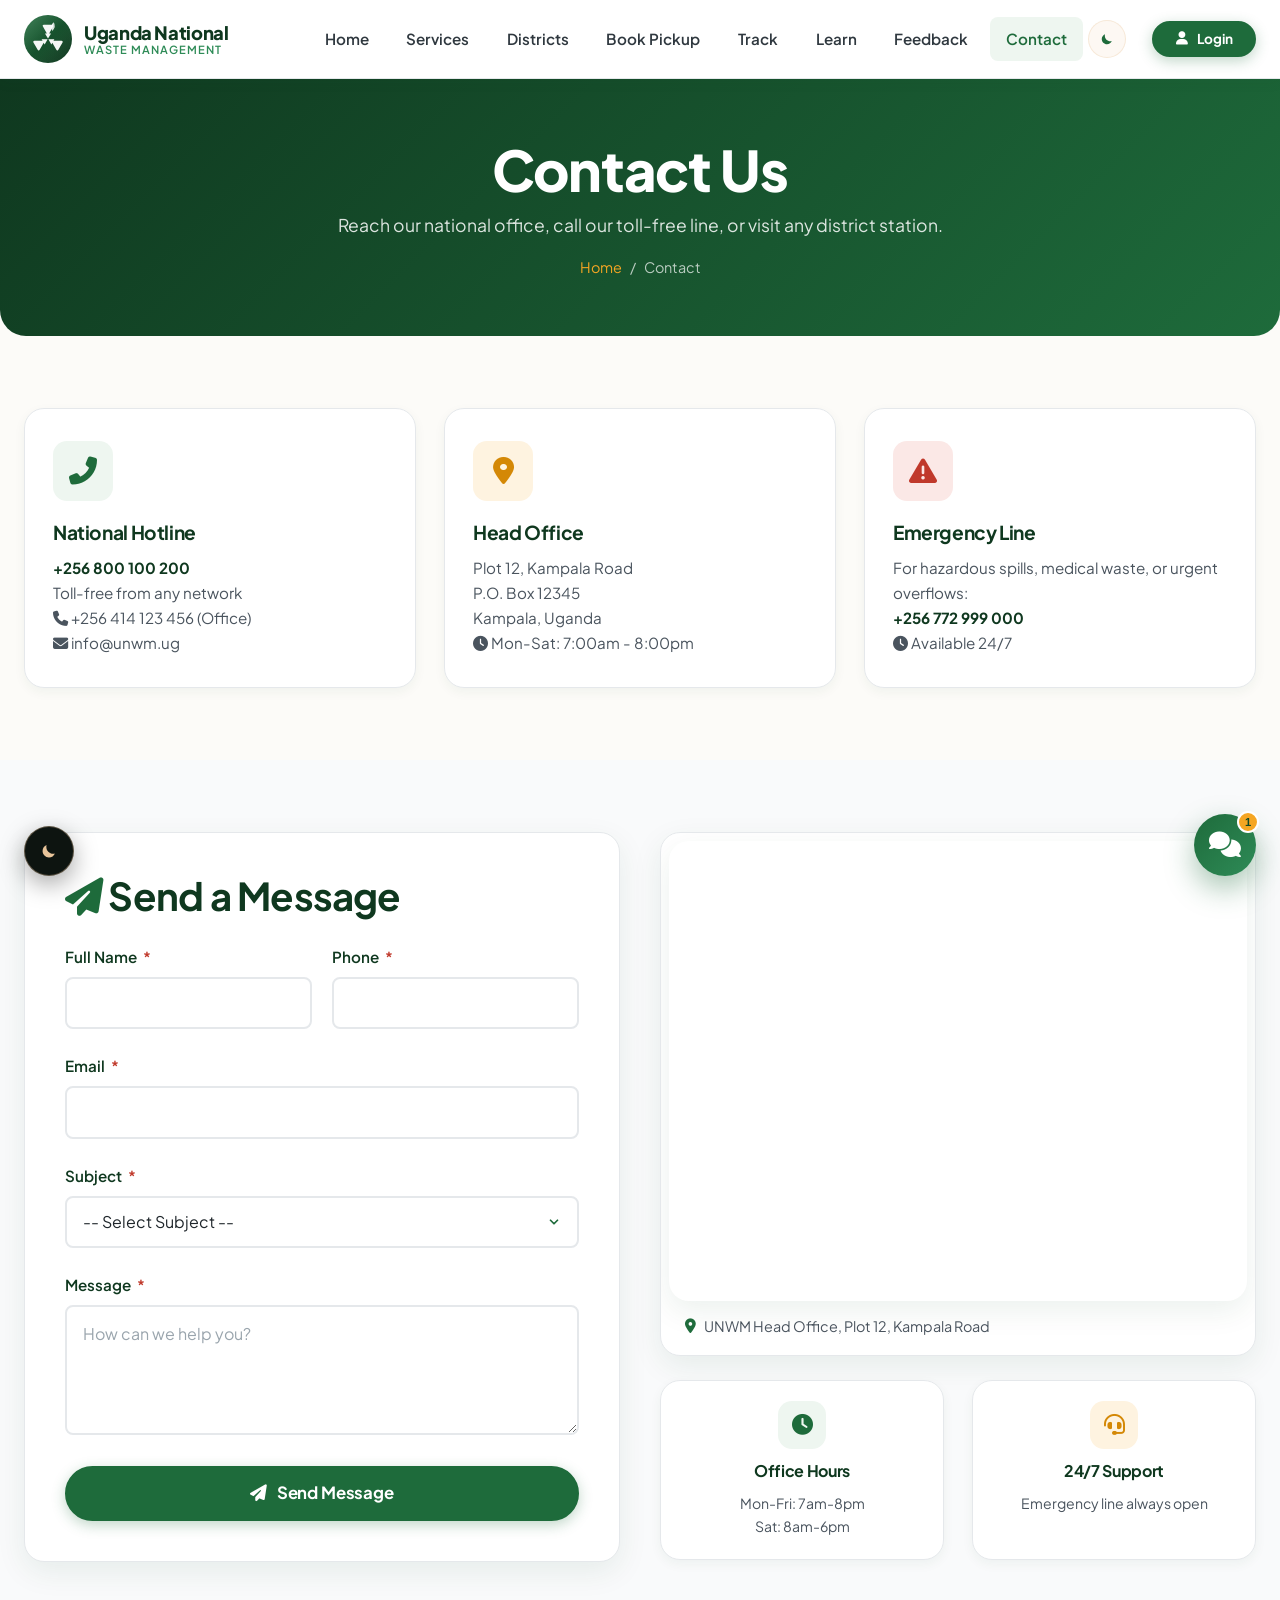
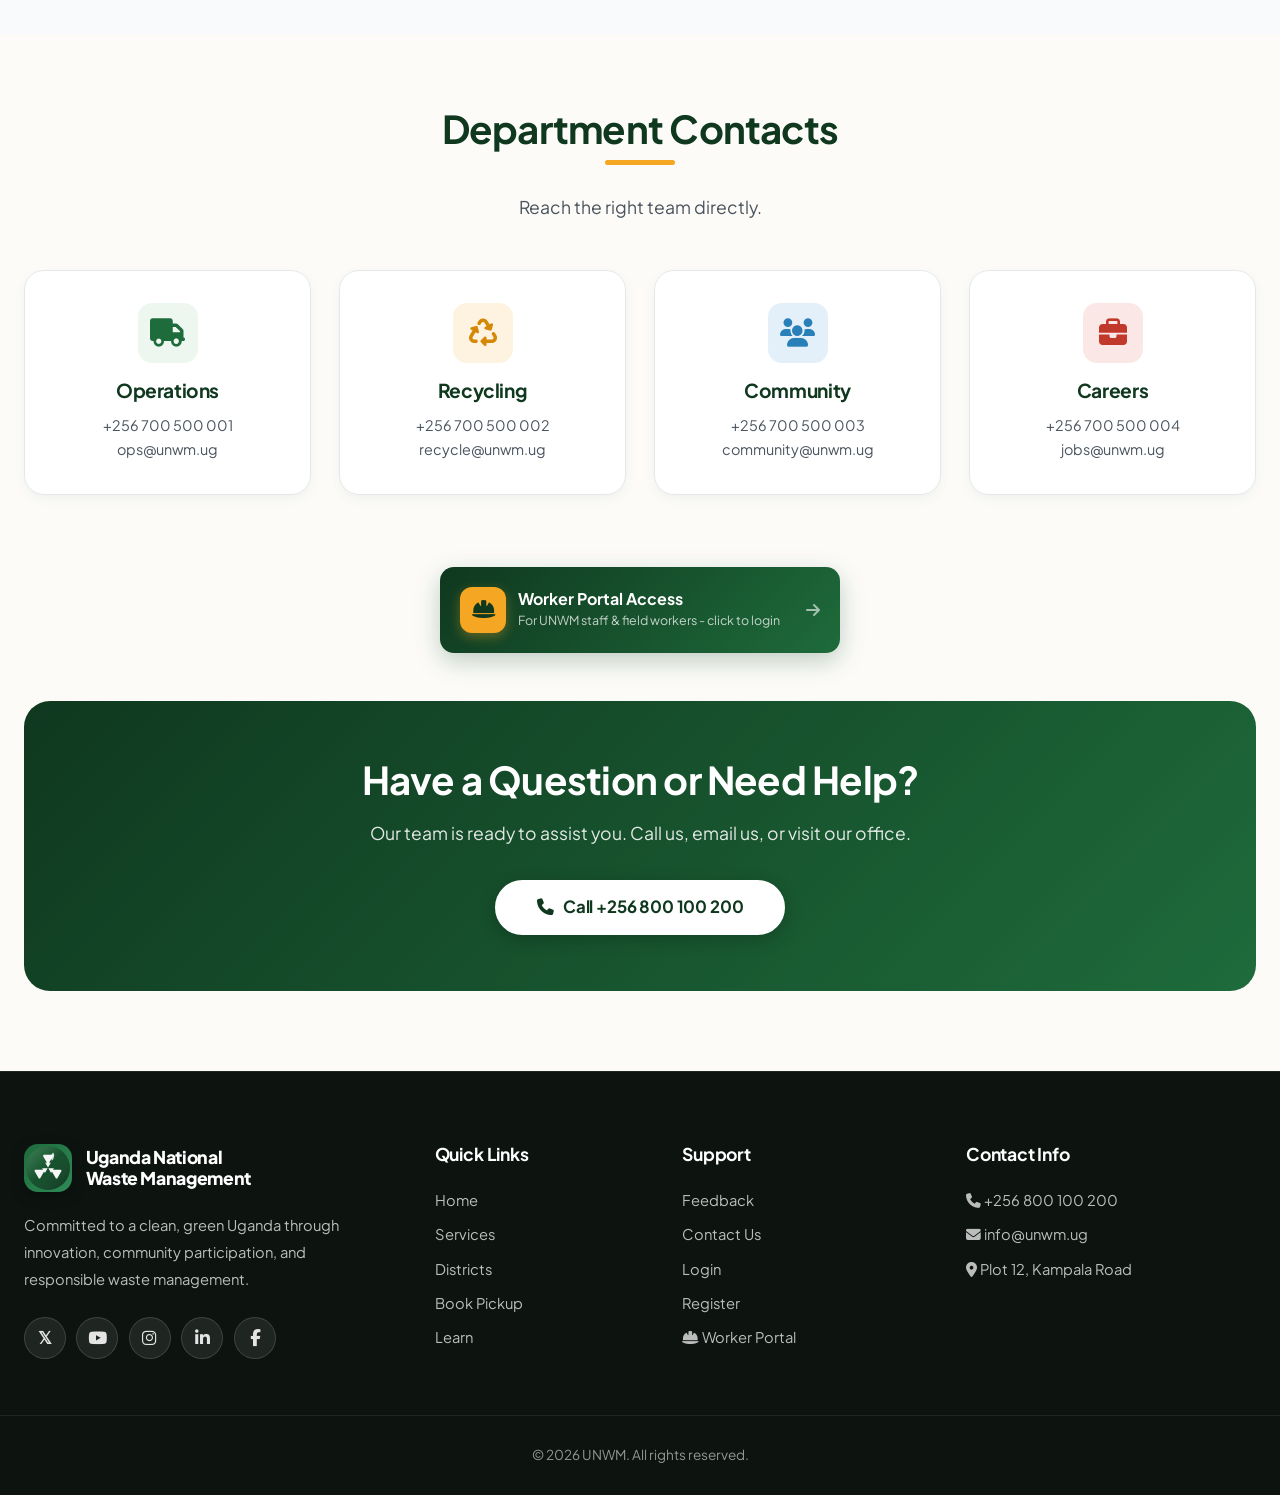
<file: html/contact.html>
﻿<!DOCTYPE html>
<html lang="en">
<head>
  <meta charset="UTF-8">
  <meta name="viewport" content="width=device-width, initial-scale=1.0">
  <meta name="description" content="Contact Uganda National Waste Management. National hotline, head office, and district stations.">
  <title>Contact Us | Uganda National Waste Management</title>
  <!-- ===== Favicon & App Icons ===== -->
  <link rel="icon" type="image/svg+xml" href="../assets/logo.svg">
  <link rel="icon" type="image/png" sizes="32x32" href="../assets/favicon-32x32.png">
  <link rel="apple-touch-icon" sizes="180x180" href="../assets/apple-touch-icon.png">

  <!-- ===== PWA Meta Tags ===== -->
  <meta name="theme-color" content="#1e6b3b">
  <meta name="apple-mobile-web-app-capable" content="yes">
  <meta name="apple-mobile-web-app-status-bar-style" content="black-translucent">
  <meta name="apple-mobile-web-app-title" content="UNWM">
  <link rel="manifest" href="../manifest.json">

  <!-- ===== Fonts & Styles ===== -->
  <link rel="preconnect" href="https://fonts.googleapis.com">
  <link rel="preconnect" href="https://fonts.gstatic.com" crossorigin>
  <link href="https://fonts.googleapis.com/css2?family=Inter:wght@400;500;600;700;800&display=swap" rel="stylesheet">
  <link rel="stylesheet" href="https://cdnjs.cloudflare.com/ajax/libs/font-awesome/6.6.0/css/all.min.css">
  <link rel="stylesheet" href="../css/style.css">
  <style>
    /* Worker Portal floating button styles */
    .worker-portal-cta {
      display: flex;
      justify-content: center;
      align-items: center;
      gap: 0.75rem;
      padding: 1.25rem;
      margin: 0 auto 3rem;
      max-width: 400px;
      background: linear-gradient(135deg, var(--primary-dark), var(--primary));
      border-radius: 14px;
      text-decoration: none;
      color: white;
      box-shadow: 0 8px 25px rgba(15, 74, 40, 0.25);
      transition: all 0.25s ease;
      position: relative;
      overflow: hidden;
    }

    .worker-portal-cta::before {
      content: '';
      position: absolute;
      top: 0;
      left: -100%;
      width: 100%;
      height: 100%;
      background: linear-gradient(90deg, transparent, rgba(255,255,255,0.15), transparent);
      transition: left 0.6s ease;
    }

    .worker-portal-cta:hover::before {
      left: 100%;
    }

    .worker-portal-cta:hover {
      transform: translateY(-3px);
      box-shadow: 0 12px 35px rgba(15, 74, 40, 0.35);
      color: white;
    }

    .worker-portal-cta .wpc-icon {
      width: 46px;
      height: 46px;
      background: var(--accent);
      color: var(--primary-dark);
      border-radius: 12px;
      display: flex;
      align-items: center;
      justify-content: center;
      font-size: 1.3rem;
      flex-shrink: 0;
      box-shadow: 0 4px 12px rgba(245, 166, 35, 0.35);
    }

    .worker-portal-cta .wpc-text {
      flex: 1;
      text-align: left;
    }

    .worker-portal-cta .wpc-text strong {
      display: block;
      font-size: 1rem;
      font-weight: 700;
      color: white;
      line-height: 1.2;
    }

    .worker-portal-cta .wpc-text small {
      display: block;
      font-size: 0.78rem;
      color: rgba(255, 255, 255, 0.75);
      margin-top: 2px;
    }

    .worker-portal-cta .wpc-arrow {
      font-size: 1rem;
      color: rgba(255, 255, 255, 0.6);
      transition: transform 0.25s ease;
    }

    .worker-portal-cta:hover .wpc-arrow {
      transform: translateX(5px);
      color: var(--accent);
    }

    /* Small inline button styles for header contact cards */
    .staff-access-btn {
      display: inline-flex;
      align-items: center;
      gap: 0.4rem;
      background: var(--accent);
      color: var(--primary-dark);
      font-weight: 600;
      font-size: 0.78rem;
      padding: 0.45rem 0.9rem;
      border-radius: 20px;
      text-decoration: none;
      transition: all 0.2s ease;
      margin-top: 0.5rem;
      border: none;
      cursor: pointer;
    }

    .staff-access-btn:hover {
      background: var(--accent-dark);
      color: var(--primary-dark);
      transform: translateY(-2px);
      box-shadow: 0 4px 12px rgba(245, 166, 35, 0.4);
    }
  </style>
</head>
<body>

  <header class="site-header">
    <nav class="navbar">
      <a href="../index.html" class="brand">
        <div class="brand-icon"><img src="../assets/logo.svg" alt="UNWM Logo" width="48" height="48"></div>
        <div class="brand-text">
          <span class="brand-title">Uganda National</span>
          <span class="brand-sub">Waste Management</span>
        </div>
      </a>
            <button class="hamburger" id="hamburger" aria-label="Toggle navigation" aria-expanded="false">
        <i class="fas fa-bars"></i>
      </button>
      <div class="nav-drawer-backdrop" id="navDrawerBackdrop"></div>
      <ul class="nav-menu" id="navMenu">
        <li class="drawer-header-item">
          <div class="drawer-logo-badge">
            <img src="../assets/logo.svg" alt="UNWM Logo">
          </div>
          <button type="button" class="drawer-close-btn" id="drawerCloseBtn" aria-label="Close navigation">
            <i class="fas fa-times"></i>
          </button>
        </li>
        <li><a href="../index.html" class="nav-link">Home</a></li>
        <li><a href="services.html" class="nav-link">Services</a></li>
        <li>
          <a href="districts.html" class="nav-link">Districts</a>
          <span class="drawer-subtext">All 135+ Municipalities</span>
        </li>
        <li>
          <a href="booking.html" class="nav-link">Book Pickup</a>
          <span class="drawer-subtext">Instant ETA · Quick Dispatch</span>
        </li>
        <li>
          <a href="track.html" class="nav-link">Track</a>
          <span class="drawer-subtext">Live Truck GPS · Status</span>
        </li>
        <li><a href="learn.html" class="nav-link">Learn</a></li>
        <li><a href="feedback.html" class="nav-link">Feedback</a></li>
        <li><a href="contact.html" class="nav-link active">Contact</a></li>
        <li class="drawer-footer-item">
          <hr class="drawer-divider">
          <a href="contact.html" class="drawer-contact-btn">Contact</a>
          <div class="drawer-social-row">
            <a href="https://linkedin.com/company/unwm-uganda" target="_blank" rel="noopener noreferrer" aria-label="LinkedIn"><i class="fa-brands fa-linkedin-in"></i></a>
            <a href="https://x.com/unwm_uganda" target="_blank" rel="noopener noreferrer" aria-label="X (Twitter)"><i class="fa-brands fa-x-twitter"></i></a>
            <a href="https://youtube.com/@unwmuganda" target="_blank" rel="noopener noreferrer" aria-label="YouTube"><i class="fa-brands fa-youtube"></i></a>
            <a href="https://wa.me/256700000000" target="_blank" rel="noopener noreferrer" aria-label="WhatsApp"><i class="fa-brands fa-whatsapp"></i></a>
          </div>
        </li>
        <li class="nav-cta" id="navAuthBtn"><a href="login.html" class="btn btn-sm"><i class="fas fa-user"></i> Login</a></li>
      </ul>
    </nav>
  </header>

  <section class="page-header">
    <div class="container">
      <h1>Contact Us</h1>
      <p>Reach our national office, call our toll-free line, or visit any district station.</p>
      <div class="breadcrumb"><a href="../index.html">Home</a> <span>/</span> <span>Contact</span></div>
    </div>
  </section>

  <!-- Contact Cards -->
  <section class="section">
    <div class="container">
      <div class="grid grid-3">
        <div class="card animate-on-scroll">
          <div class="card-icon"><i class="fas fa-phone-alt"></i></div>
          <h3>National Hotline</h3>
          <p><strong>+256 800 100 200</strong><br>Toll-free from any network</p>
          <p><i class="fas fa-phone"></i> +256 414 123 456 (Office)</p>
          <p><i class="fas fa-envelope"></i> info@unwm.ug</p>
        </div>
        <div class="card animate-on-scroll">
          <div class="card-icon accent"><i class="fas fa-map-marker-alt"></i></div>
          <h3>Head Office</h3>
          <p>Plot 12, Kampala Road<br>P.O. Box 12345<br>Kampala, Uganda</p>
          <p><i class="fas fa-clock"></i> Mon-Sat: 7:00am - 8:00pm</p>
        </div>
        <div class="card animate-on-scroll">
          <div class="card-icon danger"><i class="fas fa-exclamation-triangle"></i></div>
          <h3>Emergency Line</h3>
          <p>For hazardous spills, medical waste, or urgent overflows:</p>
          <p><strong>+256 772 999 000</strong></p>
          <p><i class="fas fa-clock"></i> Available 24/7</p>
        </div>
      </div>
    </div>
  </section>

  <!-- Contact Form & Map -->
  <section class="section" style="background: var(--gray-50);">
    <div class="container">
      <div class="grid grid-2" style="gap: 2.5rem;">
        <div>
          <div class="form-card">
            <h2 style="margin-bottom: 1.5rem;"><i class="fas fa-paper-plane" style="color: var(--primary);"></i> Send a Message</h2>
            <form id="contactForm">
              <div class="form-row">
                <div class="form-group">
                  <label class="form-label" for="cName">Full Name <span class="required">*</span></label>
                  <input type="text" id="cName" class="form-control" required>
                </div>
                <div class="form-group">
                  <label class="form-label" for="cPhone">Phone <span class="required">*</span></label>
                  <input type="tel" id="cPhone" class="form-control" required>
                </div>
              </div>
              <div class="form-group">
                <label class="form-label" for="cEmail">Email <span class="required">*</span></label>
                <input type="email" id="cEmail" class="form-control" required>
              </div>
              <div class="form-group">
                <label class="form-label" for="cSubject">Subject <span class="required">*</span></label>
                <select id="cSubject" class="form-select" required>
                  <option value="">-- Select Subject --</option>
                  <option value="General Inquiry">General Inquiry</option>
                  <option value="Service Request">Service Request</option>
                  <option value="Complaint">Complaint</option>
                  <option value="Partnership">Partnership</option>
                  <option value="Careers">Careers</option>
                  <option value="Media">Media Inquiry</option>
                </select>
              </div>
              <div class="form-group">
                <label class="form-label" for="cMessage">Message <span class="required">*</span></label>
                <textarea id="cMessage" class="form-textarea" placeholder="How can we help you?" required></textarea>
              </div>
              <button type="submit" class="btn btn-block btn-lg"><i class="fas fa-paper-plane"></i> Send Message</button>
            </form>
          </div>
        </div>
        <div>
          <div class="map-wrapper">
            <iframe class="map-frame" style="height: 460px;"
              src="https://www.google.com/maps/embed?pb=!1m18!1m12!1m3!1d39809.27898185907!2d32.5825197!3d0.3475964!2m3!1f0!2f0!3f0!3m2!1i1024!2i768!4f13.1!3m3!1m2!1s0x177dbb0c6c6b7f1f%3A0x8b5c5b5b5b5b5b5b!2sKampala!5e0!3m2!1sen!2sug!4v1700000000000!5m2!1sen!2sug"
              allowfullscreen="" loading="lazy" title="UNWM Head Office"></iframe>
            <div class="map-caption"><i class="fas fa-map-marker-alt" style="color: var(--primary);"></i> UNWM Head Office, Plot 12, Kampala Road</div>
          </div>

          <div class="grid grid-2 mt-3">
            <div class="card text-center" style="padding: 1.25rem;">
              <div class="card-icon" style="margin: 0 auto 0.75rem; width: 48px; height: 48px; font-size: 1.3rem;"><i class="fas fa-clock"></i></div>
              <h4 style="font-size: 1rem;">Office Hours</h4>
              <p style="font-size: 0.88rem; margin: 0;">Mon-Fri: 7am-8pm<br>Sat: 8am-6pm</p>
            </div>
            <div class="card text-center" style="padding: 1.25rem;">
              <div class="card-icon accent" style="margin: 0 auto 0.75rem; width: 48px; height: 48px; font-size: 1.3rem;"><i class="fas fa-headset"></i></div>
              <h4 style="font-size: 1rem;">24/7 Support</h4>
              <p style="font-size: 0.88rem; margin: 0;">Emergency line always open</p>
            </div>
          </div>
        </div>
      </div>
    </div>
  </section>

  <!-- Department Contacts -->
  <section class="section">
    <div class="container">
      <div class="section-title">
        <h2>Department Contacts</h2>
        <p>Reach the right team directly.</p>
      </div>
      <div class="grid grid-4">
        <div class="card text-center"><div class="card-icon" style="margin: 0 auto 1rem;"><i class="fas fa-truck"></i></div><h4>Operations</h4><p style="font-size: 0.9rem;">+256 700 500 001<br>ops@unwm.ug</p></div>
        <div class="card text-center"><div class="card-icon accent" style="margin: 0 auto 1rem;"><i class="fas fa-recycle"></i></div><h4>Recycling</h4><p style="font-size: 0.9rem;">+256 700 500 002<br>recycle@unwm.ug</p></div>
        <div class="card text-center"><div class="card-icon info" style="margin: 0 auto 1rem;"><i class="fas fa-users"></i></div><h4>Community</h4><p style="font-size: 0.9rem;">+256 700 500 003<br>community@unwm.ug</p></div>
        <div class="card text-center"><div class="card-icon danger" style="margin: 0 auto 1rem;"><i class="fas fa-briefcase"></i></div><h4>Careers</h4><p style="font-size: 0.9rem;">+256 700 500 004<br>jobs@unwm.ug</p></div>
      </div>
    </div>
  </section>

  <!-- ================= WORKER PORTAL ACCESS ================= -->
  <section class="container" style="margin-bottom: 3rem;">
    <a href="worker-dashboard.html" class="worker-portal-cta">
      <div class="wpc-icon"><i class="fas fa-hard-hat"></i></div>
      <div class="wpc-text">
        <strong>Worker Portal Access</strong>
        <small>For UNWM staff & field workers - click to login</small>
      </div>
      <i class="fas fa-arrow-right wpc-arrow"></i>
    </a>
  </section>

  <!-- CTA -->
  <section class="container">
    <div class="cta-section">
      <h2>Have a Question or Need Help?</h2>
      <p>Our team is ready to assist you. Call us, email us, or visit our office.</p>
      <a href="tel:+256800100200" class="btn btn-lg"><i class="fas fa-phone"></i> Call +256 800 100 200</a>
    </div>
  </section>

  <footer class="site-footer">
    <div class="container footer-grid">
      <div class="footer-col">
        <div class="footer-brand">
          <div class="footer-brand-icon"><img src="../assets/logo.svg" alt="UNWM Logo" width="44" height="44"></div>
          <div class="footer-brand-title">Uganda National<br>Waste Management</div>
        </div>
        <p>Committed to a clean, green Uganda through innovation, community participation, and responsible waste management.</p>
                <div class="footer-social">
          <a href="https://x.com/unwm_uganda" target="_blank" rel="noopener noreferrer" aria-label="X (Twitter)"><i class="fa-brands fa-x-twitter"></i></a>
          <a href="https://youtube.com/@unwmuganda" target="_blank" rel="noopener noreferrer" aria-label="YouTube"><i class="fa-brands fa-youtube"></i></a>
          <a href="https://instagram.com/unwm_uganda" target="_blank" rel="noopener noreferrer" aria-label="Instagram"><i class="fa-brands fa-instagram"></i></a>
          <a href="https://linkedin.com/company/unwm-uganda" target="_blank" rel="noopener noreferrer" aria-label="LinkedIn"><i class="fa-brands fa-linkedin-in"></i></a>
          <a href="https://facebook.com/unwmuganda" target="_blank" rel="noopener noreferrer" aria-label="Facebook"><i class="fa-brands fa-facebook-f"></i></a>
        </div>
      </div>
      <div class="footer-col"><h4>Quick Links</h4><a href="../index.html">Home</a><a href="services.html">Services</a><a href="districts.html">Districts</a><a href="booking.html">Book Pickup</a><a href="learn.html">Learn</a></div>
      <div class="footer-col">
        <h4>Support</h4>
        <a href="feedback.html">Feedback</a>
        <a href="contact.html">Contact Us</a>
        <a href="login.html">Login</a>
       <a href="register.html">Register</a>
<a href="worker-dashboard.html"><i class="fas fa-hard-hat"></i> Worker Portal</a>
      </div>
      <div class="footer-col"><h4>Contact Info</h4><p><i class="fas fa-phone"></i> +256 800 100 200</p><p><i class="fas fa-envelope"></i> info@unwm.ug</p><p><i class="fas fa-map-marker-alt"></i> Plot 12, Kampala Road</p></div>
    </div>
    <div class="footer-bottom"><div class="container">© <span id="currentYear">2025</span> UNWM. All rights reserved.</div></div>
  </footer>

  <script src="../js/script.js"></script>
  <script>
    document.getElementById('contactForm').addEventListener('submit', function (e) {
      e.preventDefault();
      const email = document.getElementById('cEmail').value.trim();
      if (!UNWM.validateEmail(email)) {
        UNWM.showFormAlert('contactForm', 'danger', 'Please enter a valid email address.');
        return;
      }
      UNWM.showToast('Message sent! We will respond within 24 hours.', 'success');
      this.reset();
    });
  </script>

  <!-- ===== Service Worker Registration ===== -->
  <script>
    if ('serviceWorker' in navigator) {
      window.addEventListener('load', () => {
        navigator.serviceWorker.register('/sw.js')
          .then((reg) => console.log('[PWA] Service Worker registered:', reg.scope))
          .catch((err) => console.warn('[PWA] Service Worker registration failed:', err));
      });
    }
  </script>
</body>
</html>
</file>
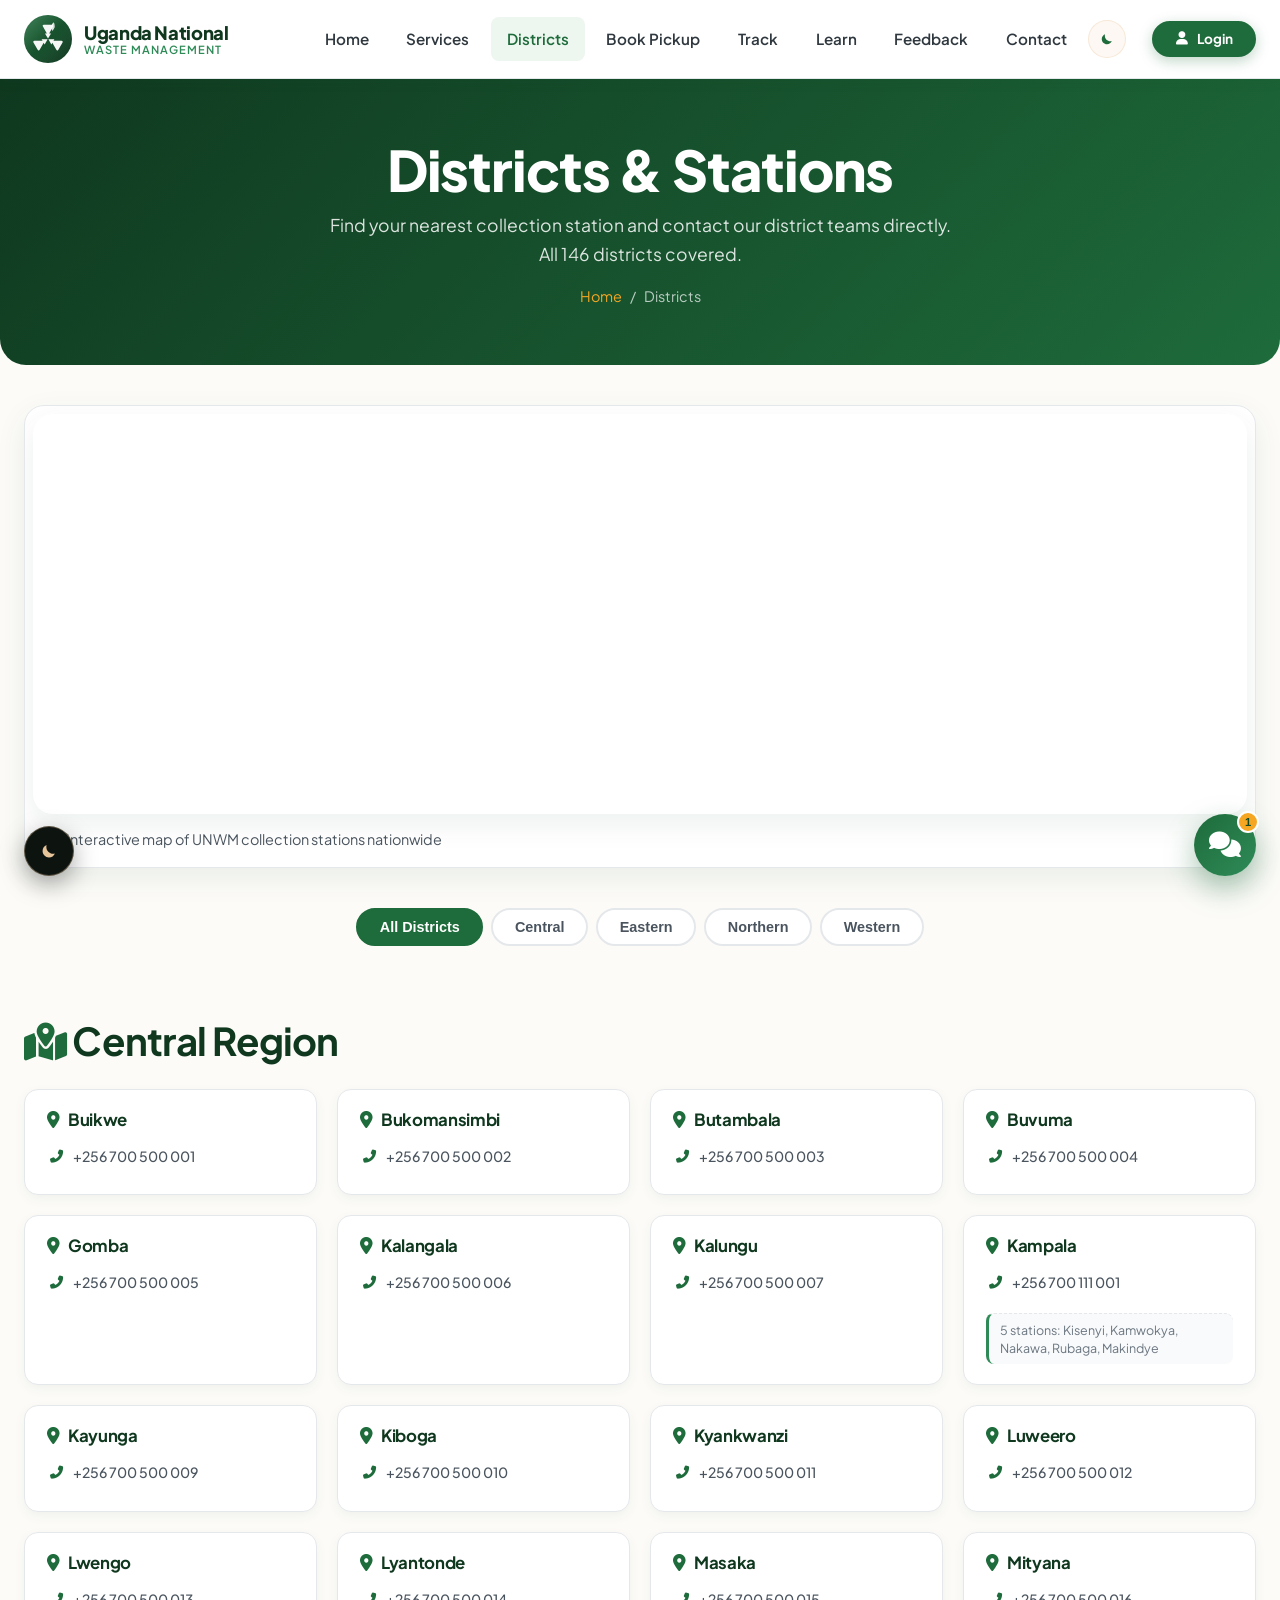
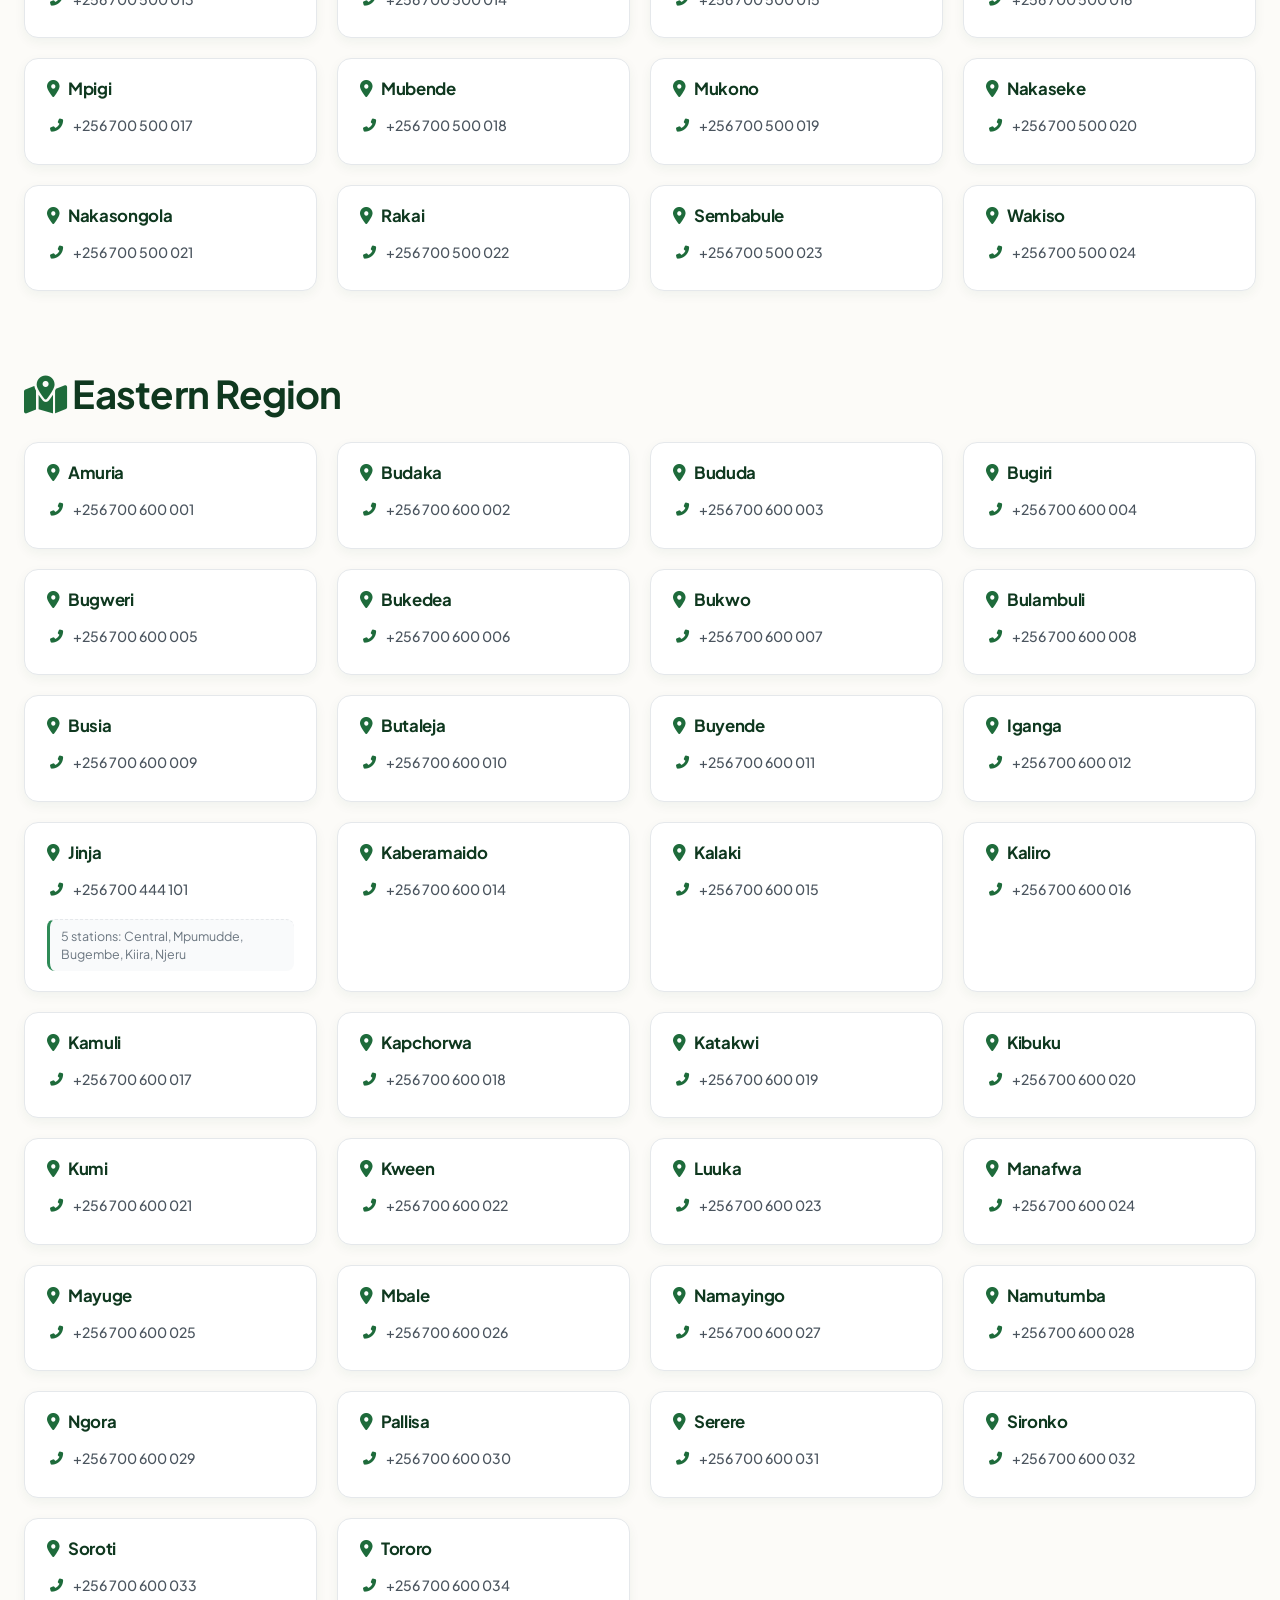
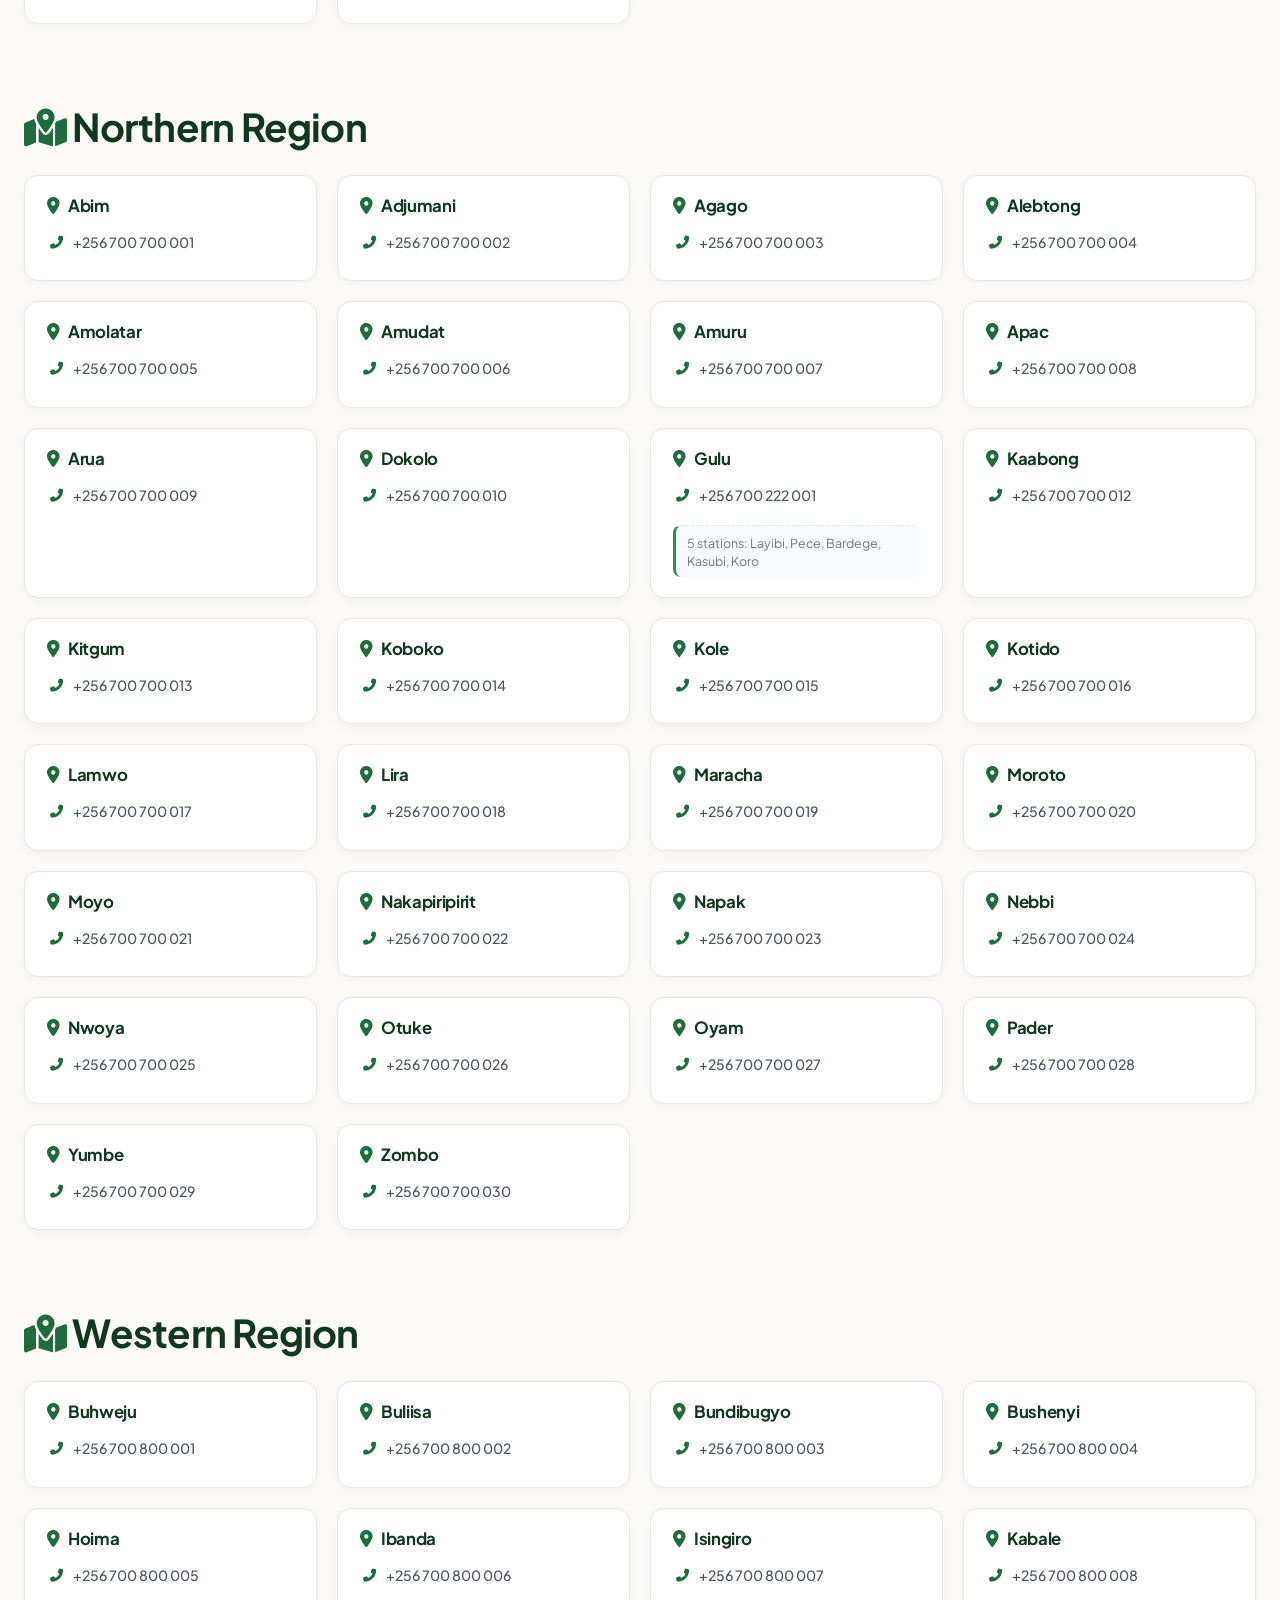
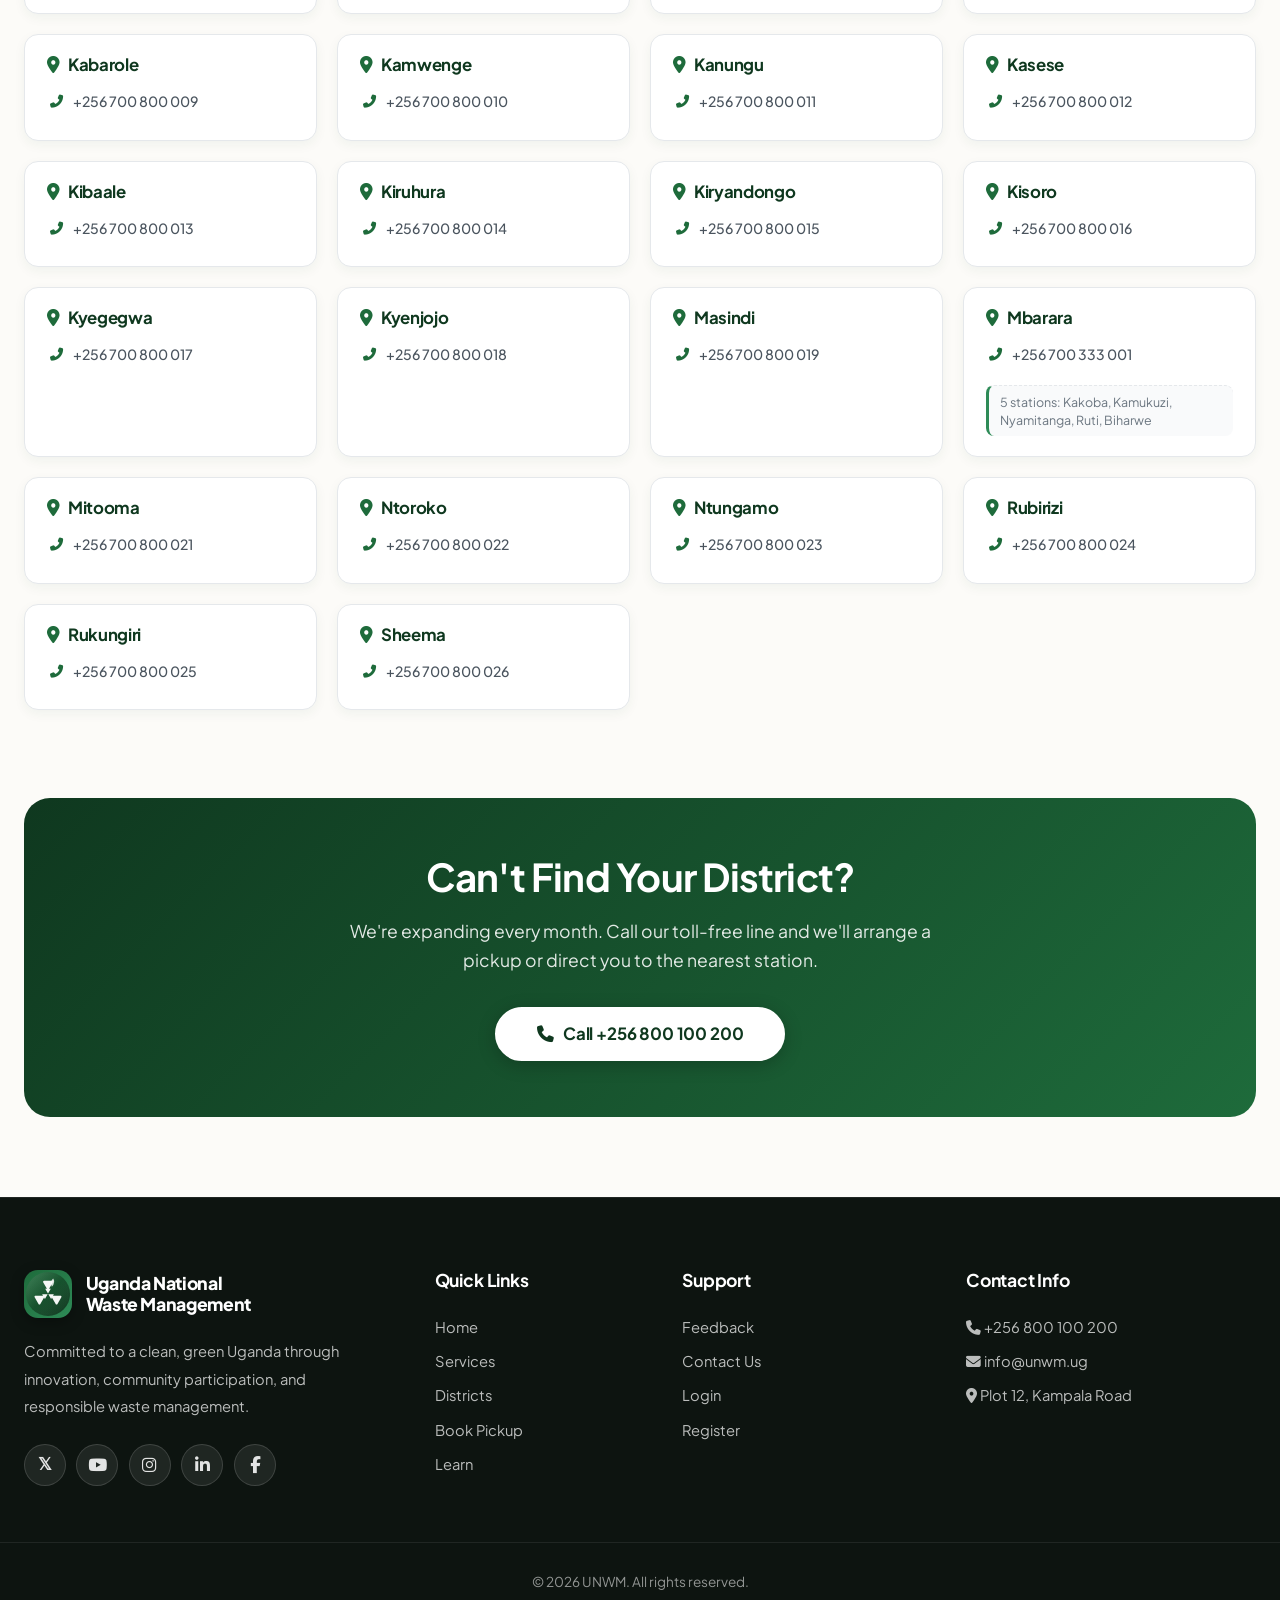
<file: html/districts.html>
<!DOCTYPE html>
<html lang="en">
<head>
  <meta charset="UTF-8">
  <meta name="viewport" content="width=device-width, initial-scale=1.0">
  <meta name="description" content="Find UNWM district contacts and collection stations across Uganda. All 146 districts in Central, Eastern, Northern, and Western regions.">
  <title>Districts & Stations | Uganda National Waste Management</title>
  <!-- ===== Favicon & App Icons ===== -->
  <link rel="icon" type="image/svg+xml" href="../assets/logo.svg">
  <link rel="icon" type="image/png" sizes="32x32" href="../assets/favicon-32x32.png">
  <link rel="apple-touch-icon" sizes="180x180" href="../assets/apple-touch-icon.png">

  <!-- ===== PWA Meta Tags ===== -->
  <meta name="theme-color" content="#1e6b3b">
  <meta name="apple-mobile-web-app-capable" content="yes">
  <meta name="apple-mobile-web-app-status-bar-style" content="black-translucent">
  <meta name="apple-mobile-web-app-title" content="UNWM">
  <link rel="manifest" href="../manifest.json">

  <!-- ===== Fonts & Styles ===== -->
  <link rel="preconnect" href="https://fonts.googleapis.com">
  <link rel="preconnect" href="https://fonts.gstatic.com" crossorigin>
  <link href="https://fonts.googleapis.com/css2?family=Inter:wght@400;500;600;700;800&display=swap" rel="stylesheet">
  <link rel="stylesheet" href="https://cdnjs.cloudflare.com/ajax/libs/font-awesome/6.6.0/css/all.min.css">
  <link rel="stylesheet" href="../css/style.css">
</head>
<body>

  <header class="site-header">
    <nav class="navbar">
      <a href="../index.html" class="brand">
        <div class="brand-icon"><img src="../assets/logo.svg" alt="UNWM Logo" width="48" height="48"></div>
        <div class="brand-text">
          <span class="brand-title">Uganda National</span>
          <span class="brand-sub">Waste Management</span>
        </div>
      </a>
            <button class="hamburger" id="hamburger" aria-label="Toggle navigation" aria-expanded="false">
        <i class="fas fa-bars"></i>
      </button>
      <div class="nav-drawer-backdrop" id="navDrawerBackdrop"></div>
      <ul class="nav-menu" id="navMenu">
        <li class="drawer-header-item">
          <div class="drawer-logo-badge">
            <img src="../assets/logo.svg" alt="UNWM Logo">
          </div>
          <button type="button" class="drawer-close-btn" id="drawerCloseBtn" aria-label="Close navigation">
            <i class="fas fa-times"></i>
          </button>
        </li>
        <li><a href="../index.html" class="nav-link">Home</a></li>
        <li><a href="services.html" class="nav-link">Services</a></li>
        <li>
          <a href="districts.html" class="nav-link active">Districts</a>
          <span class="drawer-subtext">All 135+ Municipalities</span>
        </li>
        <li>
          <a href="booking.html" class="nav-link">Book Pickup</a>
          <span class="drawer-subtext">Instant ETA · Quick Dispatch</span>
        </li>
        <li>
          <a href="track.html" class="nav-link">Track</a>
          <span class="drawer-subtext">Live Truck GPS · Status</span>
        </li>
        <li><a href="learn.html" class="nav-link">Learn</a></li>
        <li><a href="feedback.html" class="nav-link">Feedback</a></li>
        <li><a href="contact.html" class="nav-link">Contact</a></li>
        <li class="drawer-footer-item">
          <hr class="drawer-divider">
          <a href="contact.html" class="drawer-contact-btn">Contact</a>
          <div class="drawer-social-row">
            <a href="https://linkedin.com/company/unwm-uganda" target="_blank" rel="noopener noreferrer" aria-label="LinkedIn"><i class="fa-brands fa-linkedin-in"></i></a>
            <a href="https://x.com/unwm_uganda" target="_blank" rel="noopener noreferrer" aria-label="X (Twitter)"><i class="fa-brands fa-x-twitter"></i></a>
            <a href="https://youtube.com/@unwmuganda" target="_blank" rel="noopener noreferrer" aria-label="YouTube"><i class="fa-brands fa-youtube"></i></a>
            <a href="https://wa.me/256700000000" target="_blank" rel="noopener noreferrer" aria-label="WhatsApp"><i class="fa-brands fa-whatsapp"></i></a>
          </div>
        </li>
        <li class="nav-cta" id="navAuthBtn"><a href="login.html" class="btn btn-sm"><i class="fas fa-user"></i> Login</a></li>
      </ul>
    </nav>
  </header>

  <section class="page-header">
    <div class="container">
      <h1>Districts & Stations</h1>
      <p>Find your nearest collection station and contact our district teams directly. All 146 districts covered.</p>
      <div class="breadcrumb"><a href="../index.html">Home</a> <span>/</span> <span>Districts</span></div>
    </div>
  </section>

  <!-- Interactive Map -->
  <section class="section-sm">
    <div class="container">
      <div class="map-wrapper">
        <iframe class="map-frame" style="height: 400px;"
          src="https://www.google.com/maps/embed?pb=!1m18!1m12!1m3!1d39809.27898185907!2d32.5825197!3d0.3475964!2m3!1f0!2f0!3f0!3m2!1i1024!2i768!4f13.1!3m3!1m2!1s0x177dbb0c6c6b7f1f%3A0x8b5c5b5b5b5b5b5b!2sKampala!5e0!3m2!1sen!2sug!4v1700000000000!5m2!1sen!2sug"
          allowfullscreen="" loading="lazy" title="UNWM Station Map"></iframe>
        <div class="map-caption"><i class="fas fa-map-pin" style="color: var(--primary);"></i> Interactive map of UNWM collection stations nationwide</div>
      </div>
    </div>
  </section>

  <!-- Filter Tabs -->
  <section class="container">
    <div class="pill-tabs">
      <button class="pill-tab active" data-filter="all">All Districts</button>
      <button class="pill-tab" data-filter="central">Central</button>
      <button class="pill-tab" data-filter="eastern">Eastern</button>
      <button class="pill-tab" data-filter="northern">Northern</button>
      <button class="pill-tab" data-filter="western">Western</button>
    </div>
  </section>

  <!-- ================= CENTRAL REGION ================= -->
  <section class="section-sm" data-region="central">
    <div class="container">
      <h2 style="margin-bottom: 1.5rem;"><i class="fas fa-map-marked-alt" style="color: var(--primary);"></i> Central Region</h2>
      <div class="district-grid">
        <div class="district-card"><h4><i class="fas fa-map-marker-alt" style="color: var(--primary);"></i> Buikwe</h4><div class="station-contact"><i class="fas fa-phone-alt"></i> +256 700 500 001</div></div>
        <div class="district-card"><h4><i class="fas fa-map-marker-alt" style="color: var(--primary);"></i> Bukomansimbi</h4><div class="station-contact"><i class="fas fa-phone-alt"></i> +256 700 500 002</div></div>
        <div class="district-card"><h4><i class="fas fa-map-marker-alt" style="color: var(--primary);"></i> Butambala</h4><div class="station-contact"><i class="fas fa-phone-alt"></i> +256 700 500 003</div></div>
        <div class="district-card"><h4><i class="fas fa-map-marker-alt" style="color: var(--primary);"></i> Buvuma</h4><div class="station-contact"><i class="fas fa-phone-alt"></i> +256 700 500 004</div></div>
        <div class="district-card"><h4><i class="fas fa-map-marker-alt" style="color: var(--primary);"></i> Gomba</h4><div class="station-contact"><i class="fas fa-phone-alt"></i> +256 700 500 005</div></div>
        <div class="district-card"><h4><i class="fas fa-map-marker-alt" style="color: var(--primary);"></i> Kalangala</h4><div class="station-contact"><i class="fas fa-phone-alt"></i> +256 700 500 006</div></div>
        <div class="district-card"><h4><i class="fas fa-map-marker-alt" style="color: var(--primary);"></i> Kalungu</h4><div class="station-contact"><i class="fas fa-phone-alt"></i> +256 700 500 007</div></div>
        <div class="district-card"><h4><i class="fas fa-map-marker-alt" style="color: var(--primary);"></i> Kampala</h4><div class="station-contact"><i class="fas fa-phone-alt"></i> +256 700 111 001</div><div class="station-meta">5 stations: Kisenyi, Kamwokya, Nakawa, Rubaga, Makindye</div></div>
        <div class="district-card"><h4><i class="fas fa-map-marker-alt" style="color: var(--primary);"></i> Kayunga</h4><div class="station-contact"><i class="fas fa-phone-alt"></i> +256 700 500 009</div></div>
        <div class="district-card"><h4><i class="fas fa-map-marker-alt" style="color: var(--primary);"></i> Kiboga</h4><div class="station-contact"><i class="fas fa-phone-alt"></i> +256 700 500 010</div></div>
        <div class="district-card"><h4><i class="fas fa-map-marker-alt" style="color: var(--primary);"></i> Kyankwanzi</h4><div class="station-contact"><i class="fas fa-phone-alt"></i> +256 700 500 011</div></div>
        <div class="district-card"><h4><i class="fas fa-map-marker-alt" style="color: var(--primary);"></i> Luweero</h4><div class="station-contact"><i class="fas fa-phone-alt"></i> +256 700 500 012</div></div>
        <div class="district-card"><h4><i class="fas fa-map-marker-alt" style="color: var(--primary);"></i> Lwengo</h4><div class="station-contact"><i class="fas fa-phone-alt"></i> +256 700 500 013</div></div>
        <div class="district-card"><h4><i class="fas fa-map-marker-alt" style="color: var(--primary);"></i> Lyantonde</h4><div class="station-contact"><i class="fas fa-phone-alt"></i> +256 700 500 014</div></div>
        <div class="district-card"><h4><i class="fas fa-map-marker-alt" style="color: var(--primary);"></i> Masaka</h4><div class="station-contact"><i class="fas fa-phone-alt"></i> +256 700 500 015</div></div>
        <div class="district-card"><h4><i class="fas fa-map-marker-alt" style="color: var(--primary);"></i> Mityana</h4><div class="station-contact"><i class="fas fa-phone-alt"></i> +256 700 500 016</div></div>
        <div class="district-card"><h4><i class="fas fa-map-marker-alt" style="color: var(--primary);"></i> Mpigi</h4><div class="station-contact"><i class="fas fa-phone-alt"></i> +256 700 500 017</div></div>
        <div class="district-card"><h4><i class="fas fa-map-marker-alt" style="color: var(--primary);"></i> Mubende</h4><div class="station-contact"><i class="fas fa-phone-alt"></i> +256 700 500 018</div></div>
        <div class="district-card"><h4><i class="fas fa-map-marker-alt" style="color: var(--primary);"></i> Mukono</h4><div class="station-contact"><i class="fas fa-phone-alt"></i> +256 700 500 019</div></div>
        <div class="district-card"><h4><i class="fas fa-map-marker-alt" style="color: var(--primary);"></i> Nakaseke</h4><div class="station-contact"><i class="fas fa-phone-alt"></i> +256 700 500 020</div></div>
        <div class="district-card"><h4><i class="fas fa-map-marker-alt" style="color: var(--primary);"></i> Nakasongola</h4><div class="station-contact"><i class="fas fa-phone-alt"></i> +256 700 500 021</div></div>
        <div class="district-card"><h4><i class="fas fa-map-marker-alt" style="color: var(--primary);"></i> Rakai</h4><div class="station-contact"><i class="fas fa-phone-alt"></i> +256 700 500 022</div></div>
        <div class="district-card"><h4><i class="fas fa-map-marker-alt" style="color: var(--primary);"></i> Sembabule</h4><div class="station-contact"><i class="fas fa-phone-alt"></i> +256 700 500 023</div></div>
        <div class="district-card"><h4><i class="fas fa-map-marker-alt" style="color: var(--primary);"></i> Wakiso</h4><div class="station-contact"><i class="fas fa-phone-alt"></i> +256 700 500 024</div></div>
      </div>
    </div>
  </section>

  <!-- ================= EASTERN REGION ================= -->
  <section class="section-sm" data-region="eastern">
    <div class="container">
      <h2 style="margin-bottom: 1.5rem;"><i class="fas fa-map-marked-alt" style="color: var(--primary);"></i> Eastern Region</h2>
      <div class="district-grid">
        <div class="district-card"><h4><i class="fas fa-map-marker-alt" style="color: var(--primary);"></i> Amuria</h4><div class="station-contact"><i class="fas fa-phone-alt"></i> +256 700 600 001</div></div>
        <div class="district-card"><h4><i class="fas fa-map-marker-alt" style="color: var(--primary);"></i> Budaka</h4><div class="station-contact"><i class="fas fa-phone-alt"></i> +256 700 600 002</div></div>
        <div class="district-card"><h4><i class="fas fa-map-marker-alt" style="color: var(--primary);"></i> Bududa</h4><div class="station-contact"><i class="fas fa-phone-alt"></i> +256 700 600 003</div></div>
        <div class="district-card"><h4><i class="fas fa-map-marker-alt" style="color: var(--primary);"></i> Bugiri</h4><div class="station-contact"><i class="fas fa-phone-alt"></i> +256 700 600 004</div></div>
        <div class="district-card"><h4><i class="fas fa-map-marker-alt" style="color: var(--primary);"></i> Bugweri</h4><div class="station-contact"><i class="fas fa-phone-alt"></i> +256 700 600 005</div></div>
        <div class="district-card"><h4><i class="fas fa-map-marker-alt" style="color: var(--primary);"></i> Bukedea</h4><div class="station-contact"><i class="fas fa-phone-alt"></i> +256 700 600 006</div></div>
        <div class="district-card"><h4><i class="fas fa-map-marker-alt" style="color: var(--primary);"></i> Bukwo</h4><div class="station-contact"><i class="fas fa-phone-alt"></i> +256 700 600 007</div></div>
        <div class="district-card"><h4><i class="fas fa-map-marker-alt" style="color: var(--primary);"></i> Bulambuli</h4><div class="station-contact"><i class="fas fa-phone-alt"></i> +256 700 600 008</div></div>
        <div class="district-card"><h4><i class="fas fa-map-marker-alt" style="color: var(--primary);"></i> Busia</h4><div class="station-contact"><i class="fas fa-phone-alt"></i> +256 700 600 009</div></div>
        <div class="district-card"><h4><i class="fas fa-map-marker-alt" style="color: var(--primary);"></i> Butaleja</h4><div class="station-contact"><i class="fas fa-phone-alt"></i> +256 700 600 010</div></div>
        <div class="district-card"><h4><i class="fas fa-map-marker-alt" style="color: var(--primary);"></i> Buyende</h4><div class="station-contact"><i class="fas fa-phone-alt"></i> +256 700 600 011</div></div>
        <div class="district-card"><h4><i class="fas fa-map-marker-alt" style="color: var(--primary);"></i> Iganga</h4><div class="station-contact"><i class="fas fa-phone-alt"></i> +256 700 600 012</div></div>
        <div class="district-card"><h4><i class="fas fa-map-marker-alt" style="color: var(--primary);"></i> Jinja</h4><div class="station-contact"><i class="fas fa-phone-alt"></i> +256 700 444 101</div><div class="station-meta">5 stations: Central, Mpumudde, Bugembe, Kiira, Njeru</div></div>
        <div class="district-card"><h4><i class="fas fa-map-marker-alt" style="color: var(--primary);"></i> Kaberamaido</h4><div class="station-contact"><i class="fas fa-phone-alt"></i> +256 700 600 014</div></div>
        <div class="district-card"><h4><i class="fas fa-map-marker-alt" style="color: var(--primary);"></i> Kalaki</h4><div class="station-contact"><i class="fas fa-phone-alt"></i> +256 700 600 015</div></div>
        <div class="district-card"><h4><i class="fas fa-map-marker-alt" style="color: var(--primary);"></i> Kaliro</h4><div class="station-contact"><i class="fas fa-phone-alt"></i> +256 700 600 016</div></div>
        <div class="district-card"><h4><i class="fas fa-map-marker-alt" style="color: var(--primary);"></i> Kamuli</h4><div class="station-contact"><i class="fas fa-phone-alt"></i> +256 700 600 017</div></div>
        <div class="district-card"><h4><i class="fas fa-map-marker-alt" style="color: var(--primary);"></i> Kapchorwa</h4><div class="station-contact"><i class="fas fa-phone-alt"></i> +256 700 600 018</div></div>
        <div class="district-card"><h4><i class="fas fa-map-marker-alt" style="color: var(--primary);"></i> Katakwi</h4><div class="station-contact"><i class="fas fa-phone-alt"></i> +256 700 600 019</div></div>
        <div class="district-card"><h4><i class="fas fa-map-marker-alt" style="color: var(--primary);"></i> Kibuku</h4><div class="station-contact"><i class="fas fa-phone-alt"></i> +256 700 600 020</div></div>
        <div class="district-card"><h4><i class="fas fa-map-marker-alt" style="color: var(--primary);"></i> Kumi</h4><div class="station-contact"><i class="fas fa-phone-alt"></i> +256 700 600 021</div></div>
        <div class="district-card"><h4><i class="fas fa-map-marker-alt" style="color: var(--primary);"></i> Kween</h4><div class="station-contact"><i class="fas fa-phone-alt"></i> +256 700 600 022</div></div>
        <div class="district-card"><h4><i class="fas fa-map-marker-alt" style="color: var(--primary);"></i> Luuka</h4><div class="station-contact"><i class="fas fa-phone-alt"></i> +256 700 600 023</div></div>
        <div class="district-card"><h4><i class="fas fa-map-marker-alt" style="color: var(--primary);"></i> Manafwa</h4><div class="station-contact"><i class="fas fa-phone-alt"></i> +256 700 600 024</div></div>
        <div class="district-card"><h4><i class="fas fa-map-marker-alt" style="color: var(--primary);"></i> Mayuge</h4><div class="station-contact"><i class="fas fa-phone-alt"></i> +256 700 600 025</div></div>
        <div class="district-card"><h4><i class="fas fa-map-marker-alt" style="color: var(--primary);"></i> Mbale</h4><div class="station-contact"><i class="fas fa-phone-alt"></i> +256 700 600 026</div></div>
        <div class="district-card"><h4><i class="fas fa-map-marker-alt" style="color: var(--primary);"></i> Namayingo</h4><div class="station-contact"><i class="fas fa-phone-alt"></i> +256 700 600 027</div></div>
        <div class="district-card"><h4><i class="fas fa-map-marker-alt" style="color: var(--primary);"></i> Namutumba</h4><div class="station-contact"><i class="fas fa-phone-alt"></i> +256 700 600 028</div></div>
        <div class="district-card"><h4><i class="fas fa-map-marker-alt" style="color: var(--primary);"></i> Ngora</h4><div class="station-contact"><i class="fas fa-phone-alt"></i> +256 700 600 029</div></div>
        <div class="district-card"><h4><i class="fas fa-map-marker-alt" style="color: var(--primary);"></i> Pallisa</h4><div class="station-contact"><i class="fas fa-phone-alt"></i> +256 700 600 030</div></div>
        <div class="district-card"><h4><i class="fas fa-map-marker-alt" style="color: var(--primary);"></i> Serere</h4><div class="station-contact"><i class="fas fa-phone-alt"></i> +256 700 600 031</div></div>
        <div class="district-card"><h4><i class="fas fa-map-marker-alt" style="color: var(--primary);"></i> Sironko</h4><div class="station-contact"><i class="fas fa-phone-alt"></i> +256 700 600 032</div></div>
        <div class="district-card"><h4><i class="fas fa-map-marker-alt" style="color: var(--primary);"></i> Soroti</h4><div class="station-contact"><i class="fas fa-phone-alt"></i> +256 700 600 033</div></div>
        <div class="district-card"><h4><i class="fas fa-map-marker-alt" style="color: var(--primary);"></i> Tororo</h4><div class="station-contact"><i class="fas fa-phone-alt"></i> +256 700 600 034</div></div>
      </div>
    </div>
  </section>

  <!-- ================= NORTHERN REGION ================= -->
  <section class="section-sm" data-region="northern">
    <div class="container">
      <h2 style="margin-bottom: 1.5rem;"><i class="fas fa-map-marked-alt" style="color: var(--primary);"></i> Northern Region</h2>
      <div class="district-grid">
        <div class="district-card"><h4><i class="fas fa-map-marker-alt" style="color: var(--primary);"></i> Abim</h4><div class="station-contact"><i class="fas fa-phone-alt"></i> +256 700 700 001</div></div>
        <div class="district-card"><h4><i class="fas fa-map-marker-alt" style="color: var(--primary);"></i> Adjumani</h4><div class="station-contact"><i class="fas fa-phone-alt"></i> +256 700 700 002</div></div>
        <div class="district-card"><h4><i class="fas fa-map-marker-alt" style="color: var(--primary);"></i> Agago</h4><div class="station-contact"><i class="fas fa-phone-alt"></i> +256 700 700 003</div></div>
        <div class="district-card"><h4><i class="fas fa-map-marker-alt" style="color: var(--primary);"></i> Alebtong</h4><div class="station-contact"><i class="fas fa-phone-alt"></i> +256 700 700 004</div></div>
        <div class="district-card"><h4><i class="fas fa-map-marker-alt" style="color: var(--primary);"></i> Amolatar</h4><div class="station-contact"><i class="fas fa-phone-alt"></i> +256 700 700 005</div></div>
        <div class="district-card"><h4><i class="fas fa-map-marker-alt" style="color: var(--primary);"></i> Amudat</h4><div class="station-contact"><i class="fas fa-phone-alt"></i> +256 700 700 006</div></div>
        <div class="district-card"><h4><i class="fas fa-map-marker-alt" style="color: var(--primary);"></i> Amuru</h4><div class="station-contact"><i class="fas fa-phone-alt"></i> +256 700 700 007</div></div>
        <div class="district-card"><h4><i class="fas fa-map-marker-alt" style="color: var(--primary);"></i> Apac</h4><div class="station-contact"><i class="fas fa-phone-alt"></i> +256 700 700 008</div></div>
        <div class="district-card"><h4><i class="fas fa-map-marker-alt" style="color: var(--primary);"></i> Arua</h4><div class="station-contact"><i class="fas fa-phone-alt"></i> +256 700 700 009</div></div>
        <div class="district-card"><h4><i class="fas fa-map-marker-alt" style="color: var(--primary);"></i> Dokolo</h4><div class="station-contact"><i class="fas fa-phone-alt"></i> +256 700 700 010</div></div>
        <div class="district-card"><h4><i class="fas fa-map-marker-alt" style="color: var(--primary);"></i> Gulu</h4><div class="station-contact"><i class="fas fa-phone-alt"></i> +256 700 222 001</div><div class="station-meta">5 stations: Layibi, Pece, Bardege, Kasubi, Koro</div></div>
        <div class="district-card"><h4><i class="fas fa-map-marker-alt" style="color: var(--primary);"></i> Kaabong</h4><div class="station-contact"><i class="fas fa-phone-alt"></i> +256 700 700 012</div></div>
        <div class="district-card"><h4><i class="fas fa-map-marker-alt" style="color: var(--primary);"></i> Kitgum</h4><div class="station-contact"><i class="fas fa-phone-alt"></i> +256 700 700 013</div></div>
        <div class="district-card"><h4><i class="fas fa-map-marker-alt" style="color: var(--primary);"></i> Koboko</h4><div class="station-contact"><i class="fas fa-phone-alt"></i> +256 700 700 014</div></div>
        <div class="district-card"><h4><i class="fas fa-map-marker-alt" style="color: var(--primary);"></i> Kole</h4><div class="station-contact"><i class="fas fa-phone-alt"></i> +256 700 700 015</div></div>
        <div class="district-card"><h4><i class="fas fa-map-marker-alt" style="color: var(--primary);"></i> Kotido</h4><div class="station-contact"><i class="fas fa-phone-alt"></i> +256 700 700 016</div></div>
        <div class="district-card"><h4><i class="fas fa-map-marker-alt" style="color: var(--primary);"></i> Lamwo</h4><div class="station-contact"><i class="fas fa-phone-alt"></i> +256 700 700 017</div></div>
        <div class="district-card"><h4><i class="fas fa-map-marker-alt" style="color: var(--primary);"></i> Lira</h4><div class="station-contact"><i class="fas fa-phone-alt"></i> +256 700 700 018</div></div>
        <div class="district-card"><h4><i class="fas fa-map-marker-alt" style="color: var(--primary);"></i> Maracha</h4><div class="station-contact"><i class="fas fa-phone-alt"></i> +256 700 700 019</div></div>
        <div class="district-card"><h4><i class="fas fa-map-marker-alt" style="color: var(--primary);"></i> Moroto</h4><div class="station-contact"><i class="fas fa-phone-alt"></i> +256 700 700 020</div></div>
        <div class="district-card"><h4><i class="fas fa-map-marker-alt" style="color: var(--primary);"></i> Moyo</h4><div class="station-contact"><i class="fas fa-phone-alt"></i> +256 700 700 021</div></div>
        <div class="district-card"><h4><i class="fas fa-map-marker-alt" style="color: var(--primary);"></i> Nakapiripirit</h4><div class="station-contact"><i class="fas fa-phone-alt"></i> +256 700 700 022</div></div>
        <div class="district-card"><h4><i class="fas fa-map-marker-alt" style="color: var(--primary);"></i> Napak</h4><div class="station-contact"><i class="fas fa-phone-alt"></i> +256 700 700 023</div></div>
        <div class="district-card"><h4><i class="fas fa-map-marker-alt" style="color: var(--primary);"></i> Nebbi</h4><div class="station-contact"><i class="fas fa-phone-alt"></i> +256 700 700 024</div></div>
        <div class="district-card"><h4><i class="fas fa-map-marker-alt" style="color: var(--primary);"></i> Nwoya</h4><div class="station-contact"><i class="fas fa-phone-alt"></i> +256 700 700 025</div></div>
        <div class="district-card"><h4><i class="fas fa-map-marker-alt" style="color: var(--primary);"></i> Otuke</h4><div class="station-contact"><i class="fas fa-phone-alt"></i> +256 700 700 026</div></div>
        <div class="district-card"><h4><i class="fas fa-map-marker-alt" style="color: var(--primary);"></i> Oyam</h4><div class="station-contact"><i class="fas fa-phone-alt"></i> +256 700 700 027</div></div>
        <div class="district-card"><h4><i class="fas fa-map-marker-alt" style="color: var(--primary);"></i> Pader</h4><div class="station-contact"><i class="fas fa-phone-alt"></i> +256 700 700 028</div></div>
        <div class="district-card"><h4><i class="fas fa-map-marker-alt" style="color: var(--primary);"></i> Yumbe</h4><div class="station-contact"><i class="fas fa-phone-alt"></i> +256 700 700 029</div></div>
        <div class="district-card"><h4><i class="fas fa-map-marker-alt" style="color: var(--primary);"></i> Zombo</h4><div class="station-contact"><i class="fas fa-phone-alt"></i> +256 700 700 030</div></div>
      </div>
    </div>
  </section>

  <!-- ================= WESTERN REGION ================= -->
  <section class="section-sm" data-region="western">
    <div class="container">
      <h2 style="margin-bottom: 1.5rem;"><i class="fas fa-map-marked-alt" style="color: var(--primary);"></i> Western Region</h2>
      <div class="district-grid">
        <div class="district-card"><h4><i class="fas fa-map-marker-alt" style="color: var(--primary);"></i> Buhweju</h4><div class="station-contact"><i class="fas fa-phone-alt"></i> +256 700 800 001</div></div>
        <div class="district-card"><h4><i class="fas fa-map-marker-alt" style="color: var(--primary);"></i> Buliisa</h4><div class="station-contact"><i class="fas fa-phone-alt"></i> +256 700 800 002</div></div>
        <div class="district-card"><h4><i class="fas fa-map-marker-alt" style="color: var(--primary);"></i> Bundibugyo</h4><div class="station-contact"><i class="fas fa-phone-alt"></i> +256 700 800 003</div></div>
        <div class="district-card"><h4><i class="fas fa-map-marker-alt" style="color: var(--primary);"></i> Bushenyi</h4><div class="station-contact"><i class="fas fa-phone-alt"></i> +256 700 800 004</div></div>
        <div class="district-card"><h4><i class="fas fa-map-marker-alt" style="color: var(--primary);"></i> Hoima</h4><div class="station-contact"><i class="fas fa-phone-alt"></i> +256 700 800 005</div></div>
        <div class="district-card"><h4><i class="fas fa-map-marker-alt" style="color: var(--primary);"></i> Ibanda</h4><div class="station-contact"><i class="fas fa-phone-alt"></i> +256 700 800 006</div></div>
        <div class="district-card"><h4><i class="fas fa-map-marker-alt" style="color: var(--primary);"></i> Isingiro</h4><div class="station-contact"><i class="fas fa-phone-alt"></i> +256 700 800 007</div></div>
        <div class="district-card"><h4><i class="fas fa-map-marker-alt" style="color: var(--primary);"></i> Kabale</h4><div class="station-contact"><i class="fas fa-phone-alt"></i> +256 700 800 008</div></div>
        <div class="district-card"><h4><i class="fas fa-map-marker-alt" style="color: var(--primary);"></i> Kabarole</h4><div class="station-contact"><i class="fas fa-phone-alt"></i> +256 700 800 009</div></div>
        <div class="district-card"><h4><i class="fas fa-map-marker-alt" style="color: var(--primary);"></i> Kamwenge</h4><div class="station-contact"><i class="fas fa-phone-alt"></i> +256 700 800 010</div></div>
        <div class="district-card"><h4><i class="fas fa-map-marker-alt" style="color: var(--primary);"></i> Kanungu</h4><div class="station-contact"><i class="fas fa-phone-alt"></i> +256 700 800 011</div></div>
        <div class="district-card"><h4><i class="fas fa-map-marker-alt" style="color: var(--primary);"></i> Kasese</h4><div class="station-contact"><i class="fas fa-phone-alt"></i> +256 700 800 012</div></div>
        <div class="district-card"><h4><i class="fas fa-map-marker-alt" style="color: var(--primary);"></i> Kibaale</h4><div class="station-contact"><i class="fas fa-phone-alt"></i> +256 700 800 013</div></div>
        <div class="district-card"><h4><i class="fas fa-map-marker-alt" style="color: var(--primary);"></i> Kiruhura</h4><div class="station-contact"><i class="fas fa-phone-alt"></i> +256 700 800 014</div></div>
        <div class="district-card"><h4><i class="fas fa-map-marker-alt" style="color: var(--primary);"></i> Kiryandongo</h4><div class="station-contact"><i class="fas fa-phone-alt"></i> +256 700 800 015</div></div>
        <div class="district-card"><h4><i class="fas fa-map-marker-alt" style="color: var(--primary);"></i> Kisoro</h4><div class="station-contact"><i class="fas fa-phone-alt"></i> +256 700 800 016</div></div>
        <div class="district-card"><h4><i class="fas fa-map-marker-alt" style="color: var(--primary);"></i> Kyegegwa</h4><div class="station-contact"><i class="fas fa-phone-alt"></i> +256 700 800 017</div></div>
        <div class="district-card"><h4><i class="fas fa-map-marker-alt" style="color: var(--primary);"></i> Kyenjojo</h4><div class="station-contact"><i class="fas fa-phone-alt"></i> +256 700 800 018</div></div>
        <div class="district-card"><h4><i class="fas fa-map-marker-alt" style="color: var(--primary);"></i> Masindi</h4><div class="station-contact"><i class="fas fa-phone-alt"></i> +256 700 800 019</div></div>
        <div class="district-card"><h4><i class="fas fa-map-marker-alt" style="color: var(--primary);"></i> Mbarara</h4><div class="station-contact"><i class="fas fa-phone-alt"></i> +256 700 333 001</div><div class="station-meta">5 stations: Kakoba, Kamukuzi, Nyamitanga, Ruti, Biharwe</div></div>
        <div class="district-card"><h4><i class="fas fa-map-marker-alt" style="color: var(--primary);"></i> Mitooma</h4><div class="station-contact"><i class="fas fa-phone-alt"></i> +256 700 800 021</div></div>
        <div class="district-card"><h4><i class="fas fa-map-marker-alt" style="color: var(--primary);"></i> Ntoroko</h4><div class="station-contact"><i class="fas fa-phone-alt"></i> +256 700 800 022</div></div>
        <div class="district-card"><h4><i class="fas fa-map-marker-alt" style="color: var(--primary);"></i> Ntungamo</h4><div class="station-contact"><i class="fas fa-phone-alt"></i> +256 700 800 023</div></div>
        <div class="district-card"><h4><i class="fas fa-map-marker-alt" style="color: var(--primary);"></i> Rubirizi</h4><div class="station-contact"><i class="fas fa-phone-alt"></i> +256 700 800 024</div></div>
        <div class="district-card"><h4><i class="fas fa-map-marker-alt" style="color: var(--primary);"></i> Rukungiri</h4><div class="station-contact"><i class="fas fa-phone-alt"></i> +256 700 800 025</div></div>
        <div class="district-card"><h4><i class="fas fa-map-marker-alt" style="color: var(--primary);"></i> Sheema</h4><div class="station-contact"><i class="fas fa-phone-alt"></i> +256 700 800 026</div></div>
      </div>
    </div>
  </section>

  <!-- CTA -->
  <section class="container">
    <div class="cta-section">
      <h2>Can't Find Your District?</h2>
      <p>We're expanding every month. Call our toll-free line and we'll arrange a pickup or direct you to the nearest station.</p>
      <a href="contact.html" class="btn btn-lg"><i class="fas fa-phone"></i> Call +256 800 100 200</a>
    </div>
  </section>

  <footer class="site-footer">
    <div class="container footer-grid">
      <div class="footer-col">
        <div class="footer-brand">
          <div class="footer-brand-icon"><img src="../assets/logo.svg" alt="UNWM Logo" width="44" height="44"></div>
          <div class="footer-brand-title">Uganda National<br>Waste Management</div>
        </div>
        <p>Committed to a clean, green Uganda through innovation, community participation, and responsible waste management.</p>
                <div class="footer-social">
          <a href="https://x.com/unwm_uganda" target="_blank" rel="noopener noreferrer" aria-label="X (Twitter)"><i class="fa-brands fa-x-twitter"></i></a>
          <a href="https://youtube.com/@unwmuganda" target="_blank" rel="noopener noreferrer" aria-label="YouTube"><i class="fa-brands fa-youtube"></i></a>
          <a href="https://instagram.com/unwm_uganda" target="_blank" rel="noopener noreferrer" aria-label="Instagram"><i class="fa-brands fa-instagram"></i></a>
          <a href="https://linkedin.com/company/unwm-uganda" target="_blank" rel="noopener noreferrer" aria-label="LinkedIn"><i class="fa-brands fa-linkedin-in"></i></a>
          <a href="https://facebook.com/unwmuganda" target="_blank" rel="noopener noreferrer" aria-label="Facebook"><i class="fa-brands fa-facebook-f"></i></a>
        </div>
      </div>
      <div class="footer-col"><h4>Quick Links</h4><a href="../index.html">Home</a><a href="services.html">Services</a><a href="districts.html">Districts</a><a href="booking.html">Book Pickup</a><a href="learn.html">Learn</a></div>
      <div class="footer-col"><h4>Support</h4><a href="feedback.html">Feedback</a><a href="contact.html">Contact Us</a><a href="login.html">Login</a><a href="register.html">Register</a></div>
      <div class="footer-col"><h4>Contact Info</h4><p><i class="fas fa-phone"></i> +256 800 100 200</p><p><i class="fas fa-envelope"></i> info@unwm.ug</p><p><i class="fas fa-map-marker-alt"></i> Plot 12, Kampala Road</p></div>
    </div>
    <div class="footer-bottom"><div class="container">© <span id="currentYear">2025</span> UNWM. All rights reserved.</div></div>
  </footer>

  <script src="../js/script.js"></script>
  <script>
    // District filter tabs
    document.querySelectorAll('.pill-tab').forEach(tab => {
      tab.addEventListener('click', function () {
        document.querySelectorAll('.pill-tab').forEach(t => t.classList.remove('active'));
        this.classList.add('active');
        const filter = this.dataset.filter;
        document.querySelectorAll('section[data-region]').forEach(section => {
          if (filter === 'all' || section.dataset.region === filter) {
            section.style.display = 'block';
          } else {
            section.style.display = 'none';
          }
        });
      });
    });
  </script>

  <!-- ===== Service Worker Registration ===== -->
  <script>
    if ('serviceWorker' in navigator) {
      window.addEventListener('load', () => {
        navigator.serviceWorker.register('/sw.js')
          .then((reg) => console.log('[PWA] Service Worker registered:', reg.scope))
          .catch((err) => console.warn('[PWA] Service Worker registration failed:', err));
      });
    }
  </script>
</body>
</html>
</file>
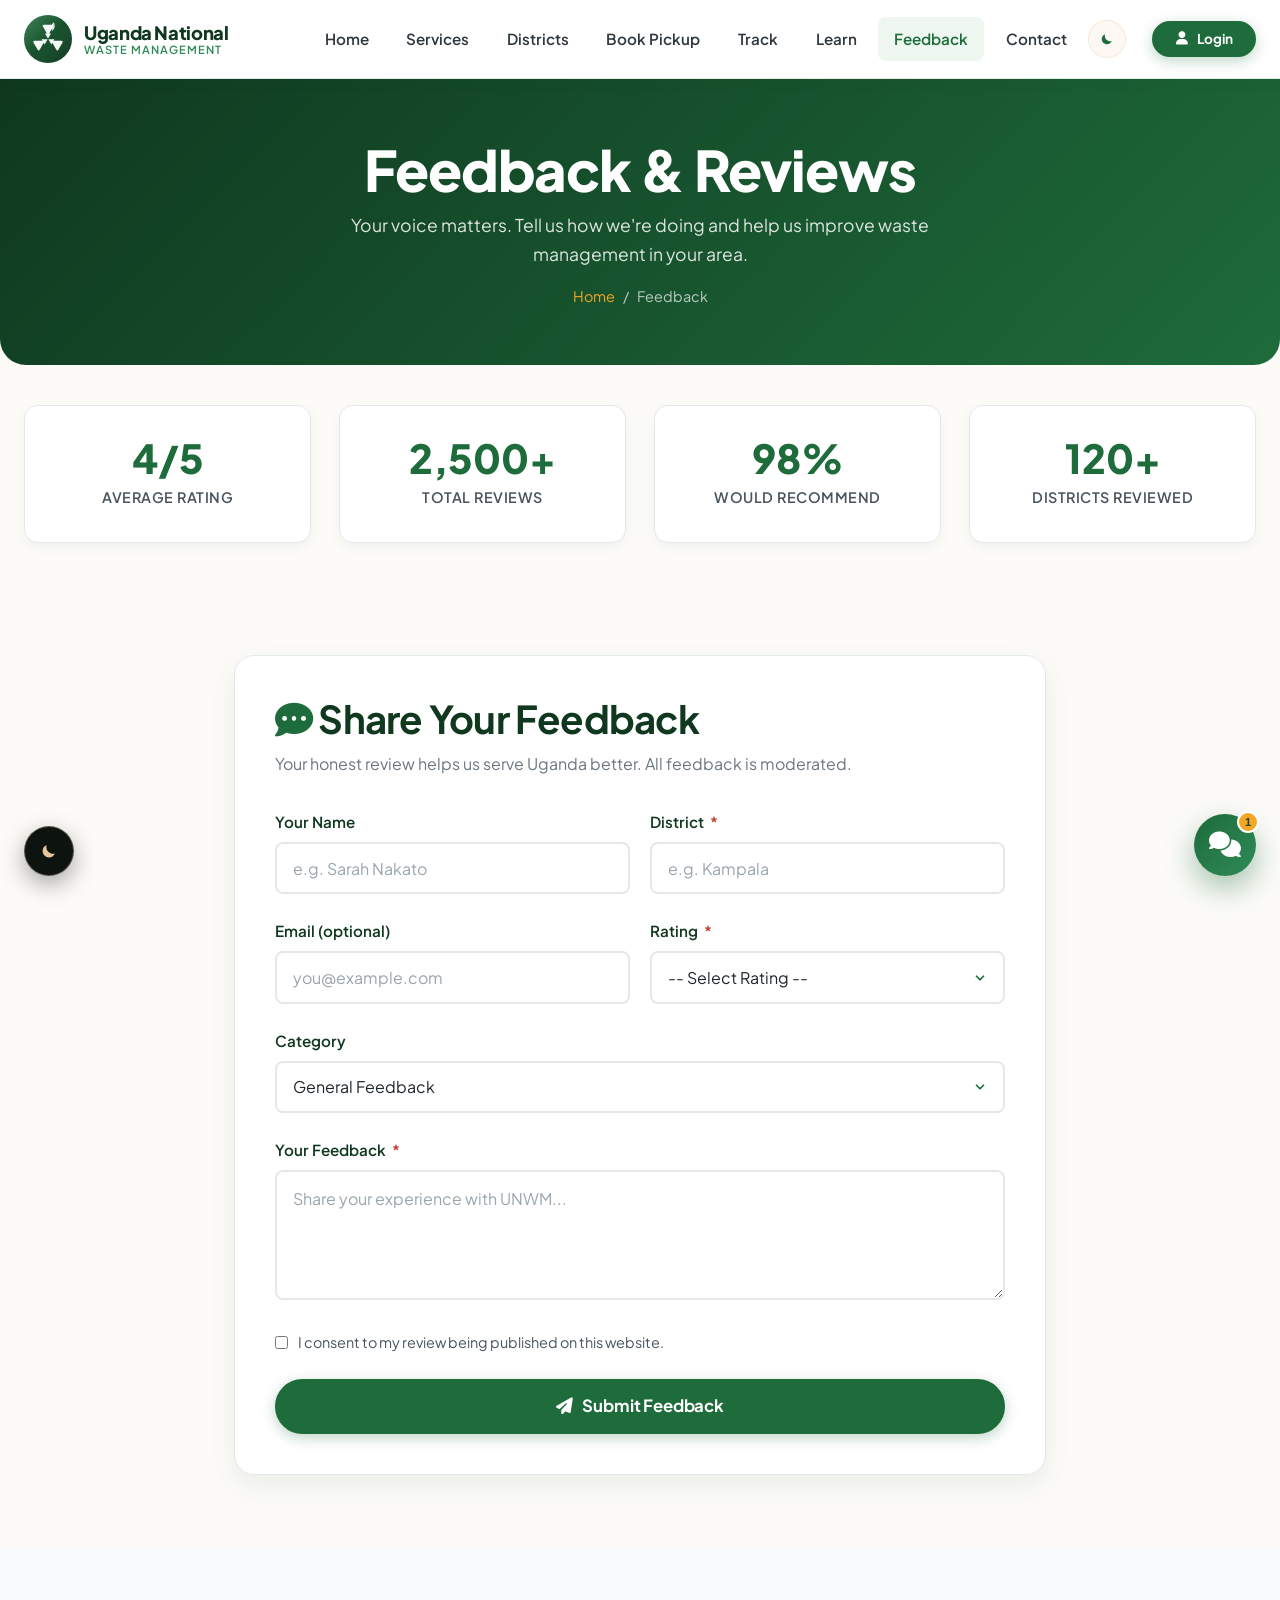
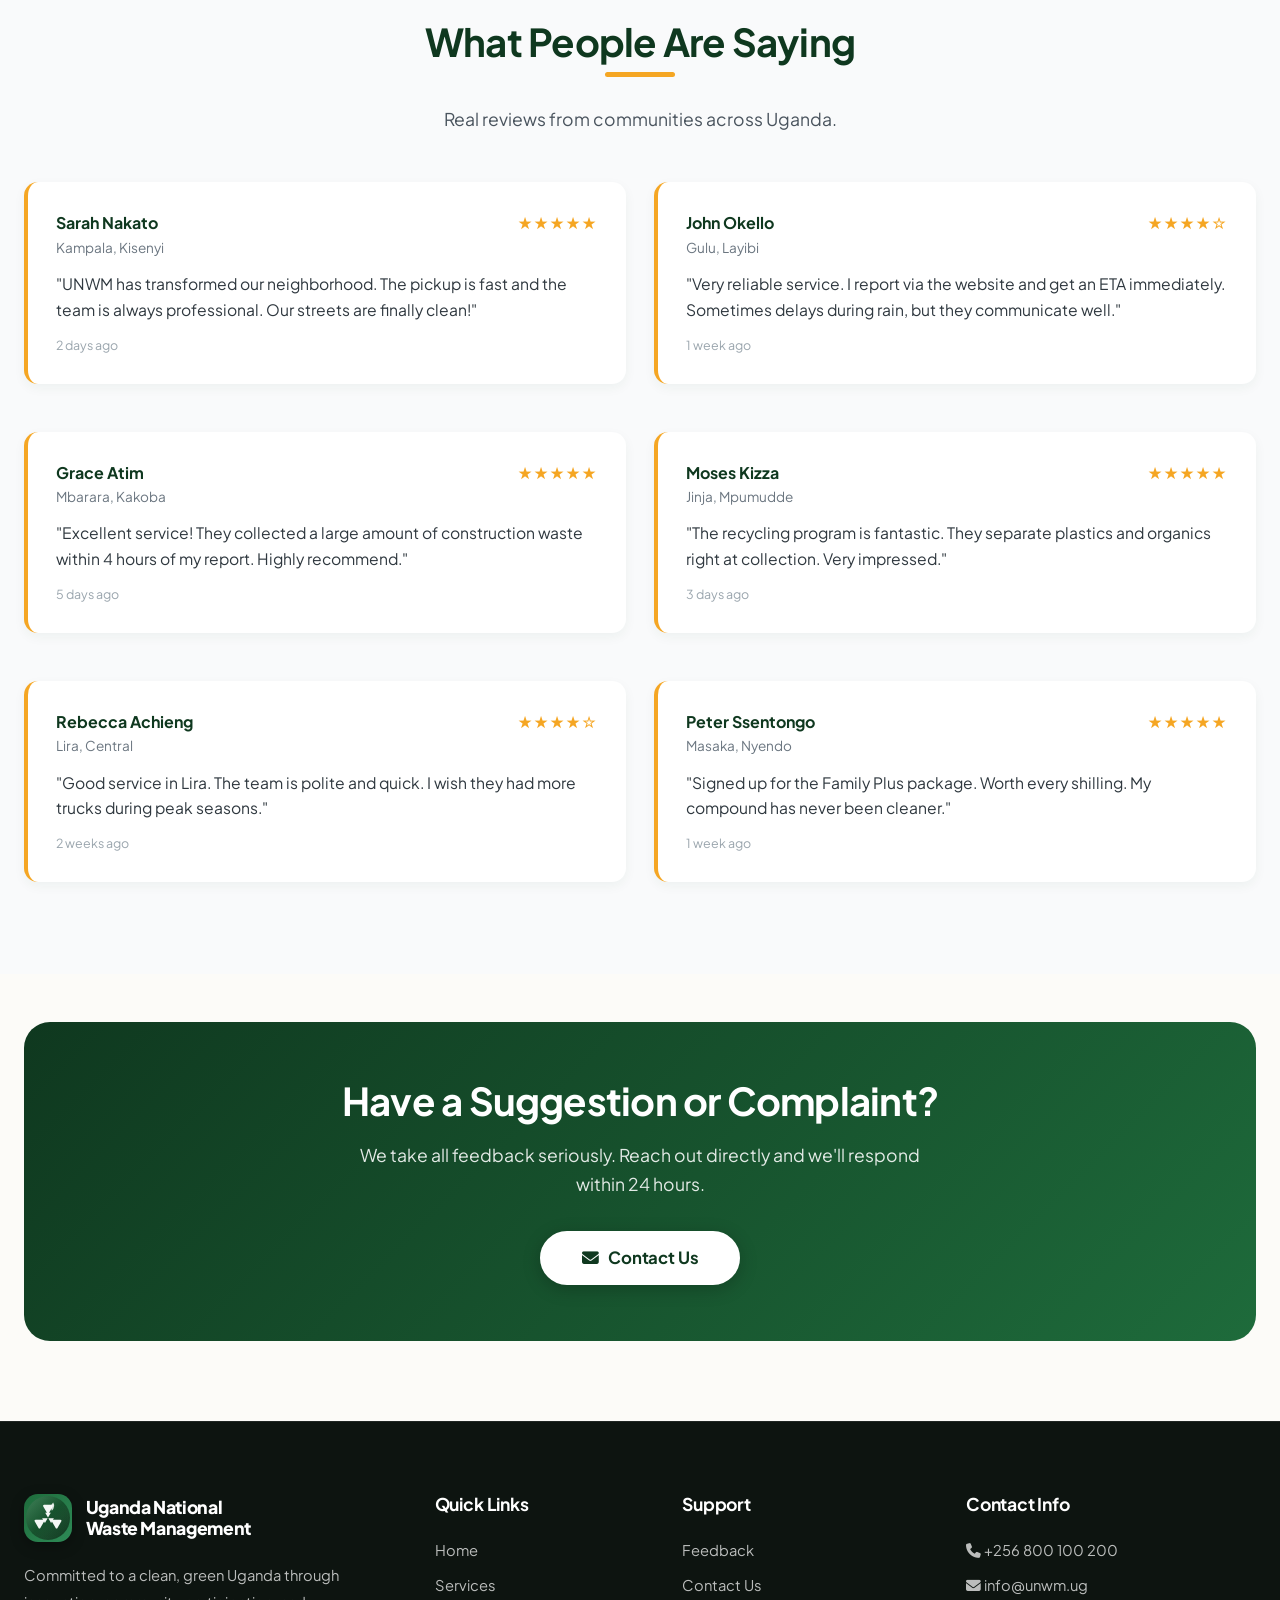
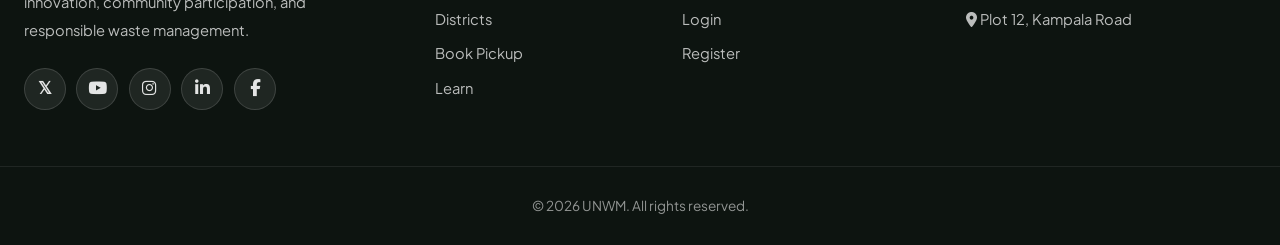
<file: html/feedback.html>
<!DOCTYPE html>
<html lang="en">
<head>
  <meta charset="UTF-8">
  <meta name="viewport" content="width=device-width, initial-scale=1.0">
  <meta name="description" content="Share your feedback and read reviews about UNWM's waste management services across Uganda.">
  <title>Feedback & Reviews | Uganda National Waste Management</title>
  <!-- ===== Favicon & App Icons ===== -->
  <link rel="icon" type="image/svg+xml" href="../assets/logo.svg">
  <link rel="icon" type="image/png" sizes="32x32" href="../assets/favicon-32x32.png">
  <link rel="apple-touch-icon" sizes="180x180" href="../assets/apple-touch-icon.png">

  <!-- ===== PWA Meta Tags ===== -->
  <meta name="theme-color" content="#1e6b3b">
  <meta name="apple-mobile-web-app-capable" content="yes">
  <meta name="apple-mobile-web-app-status-bar-style" content="black-translucent">
  <meta name="apple-mobile-web-app-title" content="UNWM">
  <link rel="manifest" href="../manifest.json">

  <!-- ===== Fonts & Styles ===== -->
  <link rel="preconnect" href="https://fonts.googleapis.com">
  <link rel="preconnect" href="https://fonts.gstatic.com" crossorigin>
  <link href="https://fonts.googleapis.com/css2?family=Inter:wght@400;500;600;700;800&display=swap" rel="stylesheet">
  <link rel="stylesheet" href="https://cdnjs.cloudflare.com/ajax/libs/font-awesome/6.6.0/css/all.min.css">
  <link rel="stylesheet" href="../css/style.css">
</head>
<body>

  <header class="site-header">
    <nav class="navbar">
      <a href="../index.html" class="brand">
        <div class="brand-icon"><img src="../assets/logo.svg" alt="UNWM Logo" width="48" height="48"></div>
        <div class="brand-text">
          <span class="brand-title">Uganda National</span>
          <span class="brand-sub">Waste Management</span>
        </div>
      </a>
            <button class="hamburger" id="hamburger" aria-label="Toggle navigation" aria-expanded="false">
        <i class="fas fa-bars"></i>
      </button>
      <div class="nav-drawer-backdrop" id="navDrawerBackdrop"></div>
      <ul class="nav-menu" id="navMenu">
        <li class="drawer-header-item">
          <div class="drawer-logo-badge">
            <img src="../assets/logo.svg" alt="UNWM Logo">
          </div>
          <button type="button" class="drawer-close-btn" id="drawerCloseBtn" aria-label="Close navigation">
            <i class="fas fa-times"></i>
          </button>
        </li>
        <li><a href="../index.html" class="nav-link">Home</a></li>
        <li><a href="services.html" class="nav-link">Services</a></li>
        <li>
          <a href="districts.html" class="nav-link">Districts</a>
          <span class="drawer-subtext">All 135+ Municipalities</span>
        </li>
        <li>
          <a href="booking.html" class="nav-link">Book Pickup</a>
          <span class="drawer-subtext">Instant ETA · Quick Dispatch</span>
        </li>
        <li>
          <a href="track.html" class="nav-link">Track</a>
          <span class="drawer-subtext">Live Truck GPS · Status</span>
        </li>
        <li><a href="learn.html" class="nav-link">Learn</a></li>
        <li><a href="feedback.html" class="nav-link active">Feedback</a></li>
        <li><a href="contact.html" class="nav-link">Contact</a></li>
        <li class="drawer-footer-item">
          <hr class="drawer-divider">
          <a href="contact.html" class="drawer-contact-btn">Contact</a>
          <div class="drawer-social-row">
            <a href="https://linkedin.com/company/unwm-uganda" target="_blank" rel="noopener noreferrer" aria-label="LinkedIn"><i class="fa-brands fa-linkedin-in"></i></a>
            <a href="https://x.com/unwm_uganda" target="_blank" rel="noopener noreferrer" aria-label="X (Twitter)"><i class="fa-brands fa-x-twitter"></i></a>
            <a href="https://youtube.com/@unwmuganda" target="_blank" rel="noopener noreferrer" aria-label="YouTube"><i class="fa-brands fa-youtube"></i></a>
            <a href="https://wa.me/256700000000" target="_blank" rel="noopener noreferrer" aria-label="WhatsApp"><i class="fa-brands fa-whatsapp"></i></a>
          </div>
        </li>
        <li class="nav-cta" id="navAuthBtn"><a href="login.html" class="btn btn-sm"><i class="fas fa-user"></i> Login</a></li>
      </ul>
    </nav>
  </header>

  <section class="page-header">
    <div class="container">
      <h1>Feedback & Reviews</h1>
      <p>Your voice matters. Tell us how we're doing and help us improve waste management in your area.</p>
      <div class="breadcrumb"><a href="../index.html">Home</a> <span>/</span> <span>Feedback</span></div>
    </div>
  </section>

  <!-- Stats -->
  <section class="section-sm">
    <div class="container">
      <div class="grid grid-4">
        <div class="stat-card"><div class="stat-number" data-counter="4.7" data-suffix="/5">0</div><div class="stat-label">Average Rating</div></div>
        <div class="stat-card"><div class="stat-number" data-counter="2500" data-suffix="+">0</div><div class="stat-label">Total Reviews</div></div>
        <div class="stat-card"><div class="stat-number" data-counter="98" data-suffix="%">0</div><div class="stat-label">Would Recommend</div></div>
        <div class="stat-card"><div class="stat-number" data-counter="120" data-suffix="+">0</div><div class="stat-label">Districts Reviewed</div></div>
      </div>
    </div>
  </section>

  <!-- Feedback Form -->
  <section class="section">
    <div class="container-narrow">
      <div class="form-card">
        <h2 style="margin-bottom: 0.5rem;"><i class="fas fa-comment-dots" style="color: var(--primary);"></i> Share Your Feedback</h2>
        <p style="color: var(--gray-500); margin-bottom: 2rem;">Your honest review helps us serve Uganda better. All feedback is moderated.</p>

        <form id="feedbackForm">
          <div class="form-row">
            <div class="form-group">
              <label class="form-label" for="fbName">Your Name</label>
              <input type="text" id="fbName" class="form-control" placeholder="e.g. Sarah Nakato">
            </div>
            <div class="form-group">
              <label class="form-label" for="fbDistrict">District <span class="required">*</span></label>
              <input type="text" id="fbDistrict" class="form-control" placeholder="e.g. Kampala" required>
            </div>
          </div>
          <div class="form-row">
            <div class="form-group">
              <label class="form-label" for="fbEmail">Email (optional)</label>
              <input type="email" id="fbEmail" class="form-control" placeholder="you@example.com">
            </div>
            <div class="form-group">
              <label class="form-label" for="fbRating">Rating <span class="required">*</span></label>
              <select id="fbRating" class="form-select" required>
                <option value="">-- Select Rating --</option>
                <option value="5">★★★★★ Excellent</option>
                <option value="4">★★★★☆ Good</option>
                <option value="3">★★★☆☆ Average</option>
                <option value="2">★★☆☆☆ Poor</option>
                <option value="1">★☆☆☆☆ Very Poor</option>
              </select>
            </div>
          </div>
          <div class="form-group">
            <label class="form-label" for="fbCategory">Category</label>
            <select id="fbCategory" class="form-select">
              <option value="General">General Feedback</option>
              <option value="Pickup Speed">Pickup Speed</option>
              <option value="Staff Conduct">Staff Conduct</option>
              <option value="Pricing">Pricing</option>
              <option value="Recycling">Recycling Program</option>
              <option value="Website">Website / App</option>
              <option value="Suggestion">Suggestion</option>
              <option value="Complaint">Complaint</option>
            </select>
          </div>
          <div class="form-group">
            <label class="form-label" for="fbMessage">Your Feedback <span class="required">*</span></label>
            <textarea id="fbMessage" class="form-textarea" placeholder="Share your experience with UNWM..." required></textarea>
          </div>
          <div class="form-group" style="display: flex; align-items: flex-start; gap: 0.6rem;">
            <input type="checkbox" id="fbConsent" style="margin-top: 5px;" required>
            <label for="fbConsent" style="font-size: 0.9rem; color: var(--gray-600);">I consent to my review being published on this website.</label>
          </div>
          <button type="submit" class="btn btn-lg btn-block"><i class="fas fa-paper-plane"></i> Submit Feedback</button>
        </form>
      </div>
    </div>
  </section>

  <!-- Reviews List -->
  <section class="section" style="background: var(--gray-50);">
    <div class="container">
      <div class="section-title">
        <h2>What People Are Saying</h2>
        <p>Real reviews from communities across Uganda.</p>
      </div>

      <div class="grid grid-2" id="reviewGrid">
        <div class="review-item">
          <div class="review-header">
            <div><div class="review-author">Sarah Nakato</div><div class="review-location">Kampala, Kisenyi</div></div>
            <div class="review-stars">★★★★★</div>
          </div>
          <p class="review-text">"UNWM has transformed our neighborhood. The pickup is fast and the team is always professional. Our streets are finally clean!"</p>
          <span class="review-date">2 days ago</span>
        </div>
        <div class="review-item">
          <div class="review-header">
            <div><div class="review-author">John Okello</div><div class="review-location">Gulu, Layibi</div></div>
            <div class="review-stars">★★★★☆</div>
          </div>
          <p class="review-text">"Very reliable service. I report via the website and get an ETA immediately. Sometimes delays during rain, but they communicate well."</p>
          <span class="review-date">1 week ago</span>
        </div>
        <div class="review-item">
          <div class="review-header">
            <div><div class="review-author">Grace Atim</div><div class="review-location">Mbarara, Kakoba</div></div>
            <div class="review-stars">★★★★★</div>
          </div>
          <p class="review-text">"Excellent service! They collected a large amount of construction waste within 4 hours of my report. Highly recommend."</p>
          <span class="review-date">5 days ago</span>
        </div>
        <div class="review-item">
          <div class="review-header">
            <div><div class="review-author">Moses Kizza</div><div class="review-location">Jinja, Mpumudde</div></div>
            <div class="review-stars">★★★★★</div>
          </div>
          <p class="review-text">"The recycling program is fantastic. They separate plastics and organics right at collection. Very impressed."</p>
          <span class="review-date">3 days ago</span>
        </div>
        <div class="review-item">
          <div class="review-header">
            <div><div class="review-author">Rebecca Achieng</div><div class="review-location">Lira, Central</div></div>
            <div class="review-stars">★★★★☆</div>
          </div>
          <p class="review-text">"Good service in Lira. The team is polite and quick. I wish they had more trucks during peak seasons."</p>
          <span class="review-date">2 weeks ago</span>
        </div>
        <div class="review-item">
          <div class="review-header">
            <div><div class="review-author">Peter Ssentongo</div><div class="review-location">Masaka, Nyendo</div></div>
            <div class="review-stars">★★★★★</div>
          </div>
          <p class="review-text">"Signed up for the Family Plus package. Worth every shilling. My compound has never been cleaner."</p>
          <span class="review-date">1 week ago</span>
        </div>
      </div>
    </div>
  </section>

  <!-- CTA -->
  <section class="container">
    <div class="cta-section">
      <h2>Have a Suggestion or Complaint?</h2>
      <p>We take all feedback seriously. Reach out directly and we'll respond within 24 hours.</p>
      <a href="contact.html" class="btn btn-lg"><i class="fas fa-envelope"></i> Contact Us</a>
    </div>
  </section>

  <footer class="site-footer">
    <div class="container footer-grid">
      <div class="footer-col">
        <div class="footer-brand">
          <div class="footer-brand-icon"><img src="../assets/logo.svg" alt="UNWM Logo" width="44" height="44"></div>
          <div class="footer-brand-title">Uganda National<br>Waste Management</div>
        </div>
        <p>Committed to a clean, green Uganda through innovation, community participation, and responsible waste management.</p>
                <div class="footer-social">
          <a href="https://x.com/unwm_uganda" target="_blank" rel="noopener noreferrer" aria-label="X (Twitter)"><i class="fa-brands fa-x-twitter"></i></a>
          <a href="https://youtube.com/@unwmuganda" target="_blank" rel="noopener noreferrer" aria-label="YouTube"><i class="fa-brands fa-youtube"></i></a>
          <a href="https://instagram.com/unwm_uganda" target="_blank" rel="noopener noreferrer" aria-label="Instagram"><i class="fa-brands fa-instagram"></i></a>
          <a href="https://linkedin.com/company/unwm-uganda" target="_blank" rel="noopener noreferrer" aria-label="LinkedIn"><i class="fa-brands fa-linkedin-in"></i></a>
          <a href="https://facebook.com/unwmuganda" target="_blank" rel="noopener noreferrer" aria-label="Facebook"><i class="fa-brands fa-facebook-f"></i></a>
        </div>
      </div>
      <div class="footer-col"><h4>Quick Links</h4><a href="../index.html">Home</a><a href="services.html">Services</a><a href="districts.html">Districts</a><a href="booking.html">Book Pickup</a><a href="learn.html">Learn</a></div>
      <div class="footer-col"><h4>Support</h4><a href="feedback.html">Feedback</a><a href="contact.html">Contact Us</a><a href="login.html">Login</a><a href="register.html">Register</a></div>
      <div class="footer-col"><h4>Contact Info</h4><p><i class="fas fa-phone"></i> +256 800 100 200</p><p><i class="fas fa-envelope"></i> info@unwm.ug</p><p><i class="fas fa-map-marker-alt"></i> Plot 12, Kampala Road</p></div>
    </div>
    <div class="footer-bottom"><div class="container">© <span id="currentYear">2025</span> UNWM. All rights reserved.</div></div>
  </footer>

  <script src="../js/script.js"></script>
  <script>
    document.getElementById('feedbackForm').addEventListener('submit', function (e) {
      e.preventDefault();

      const name = document.getElementById('fbName').value.trim() || 'Anonymous';
      const district = document.getElementById('fbDistrict').value.trim();
      const rating = parseInt(document.getElementById('fbRating').value, 10);
      const message = document.getElementById('fbMessage').value.trim();
      const category = document.getElementById('fbCategory').value;

      const stars = '★'.repeat(rating) + '☆'.repeat(5 - rating);
      const starColor = rating >= 4 ? '' : rating === 3 ? 'color: #f39c12;' : 'color: #c0392b;';

      const reviewDiv = document.createElement('div');
      reviewDiv.className = 'review-item animate-in';
      reviewDiv.innerHTML = `
        <div class="review-header">
          <div>
            <div class="review-author">${escapeHtml(name)}</div>
            <div class="review-location">${escapeHtml(district)} · ${escapeHtml(category)}</div>
          </div>
          <div class="review-stars" style="${starColor}">${stars}</div>
        </div>
        <p class="review-text">"${escapeHtml(message)}"</p>
        <span class="review-date">Just now</span>
      `;

      const grid = document.getElementById('reviewGrid');
      grid.insertBefore(reviewDiv, grid.firstChild);

      // Save to storage
      const reviews = UNWM.storage.get('reviews', []);
      reviews.push({ name, district, rating, message, category, date: new Date().toISOString() });
      UNWM.storage.set('reviews', reviews);

      UNWM.showToast('Thank you! Your feedback has been posted.', 'success');
      this.reset();
      reviewDiv.scrollIntoView({ behavior: 'smooth', block: 'center' });
    });

    function escapeHtml(text) {
      const div = document.createElement('div');
      div.textContent = text;
      return div.innerHTML;
    }
  </script>

  <!-- ===== Service Worker Registration ===== -->
  <script>
    if ('serviceWorker' in navigator) {
      window.addEventListener('load', () => {
        navigator.serviceWorker.register('/sw.js')
          .then((reg) => console.log('[PWA] Service Worker registered:', reg.scope))
          .catch((err) => console.warn('[PWA] Service Worker registration failed:', err));
      });
    }
  </script>
</body>
</html>
</file>
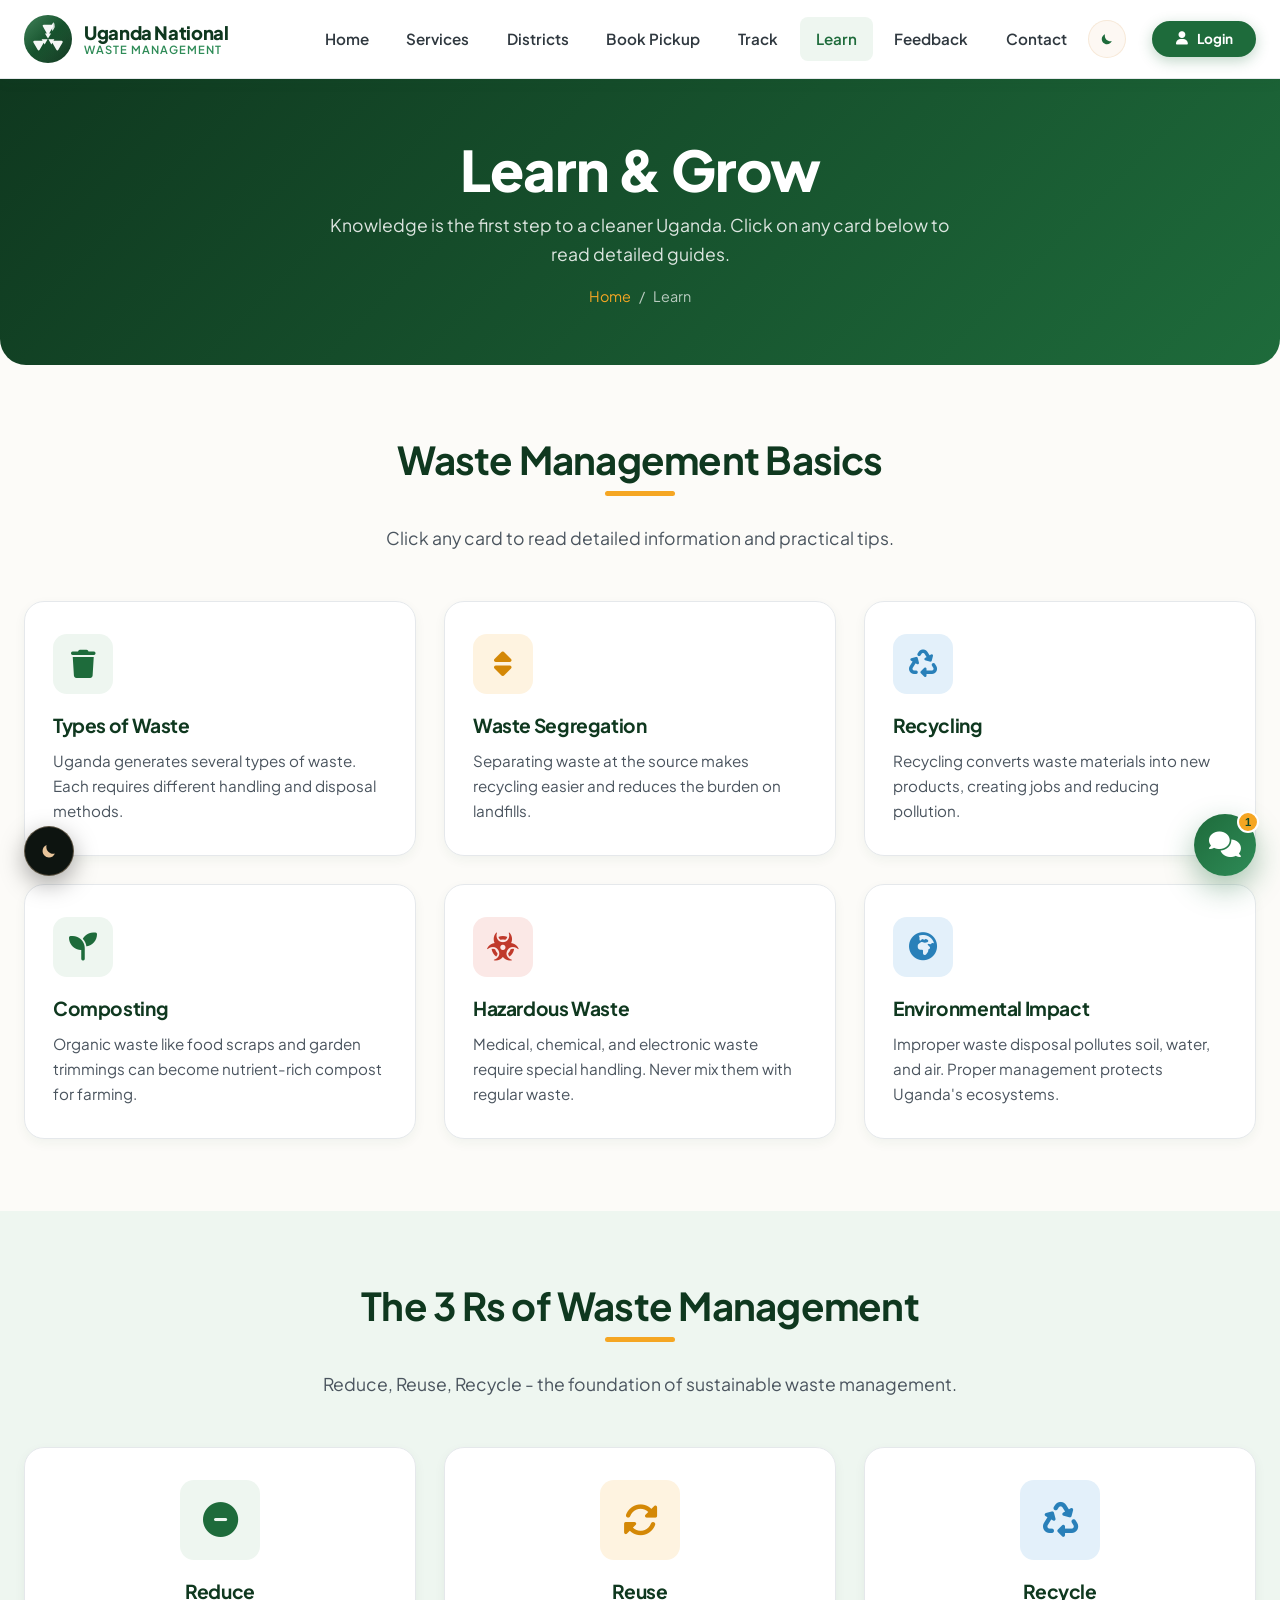
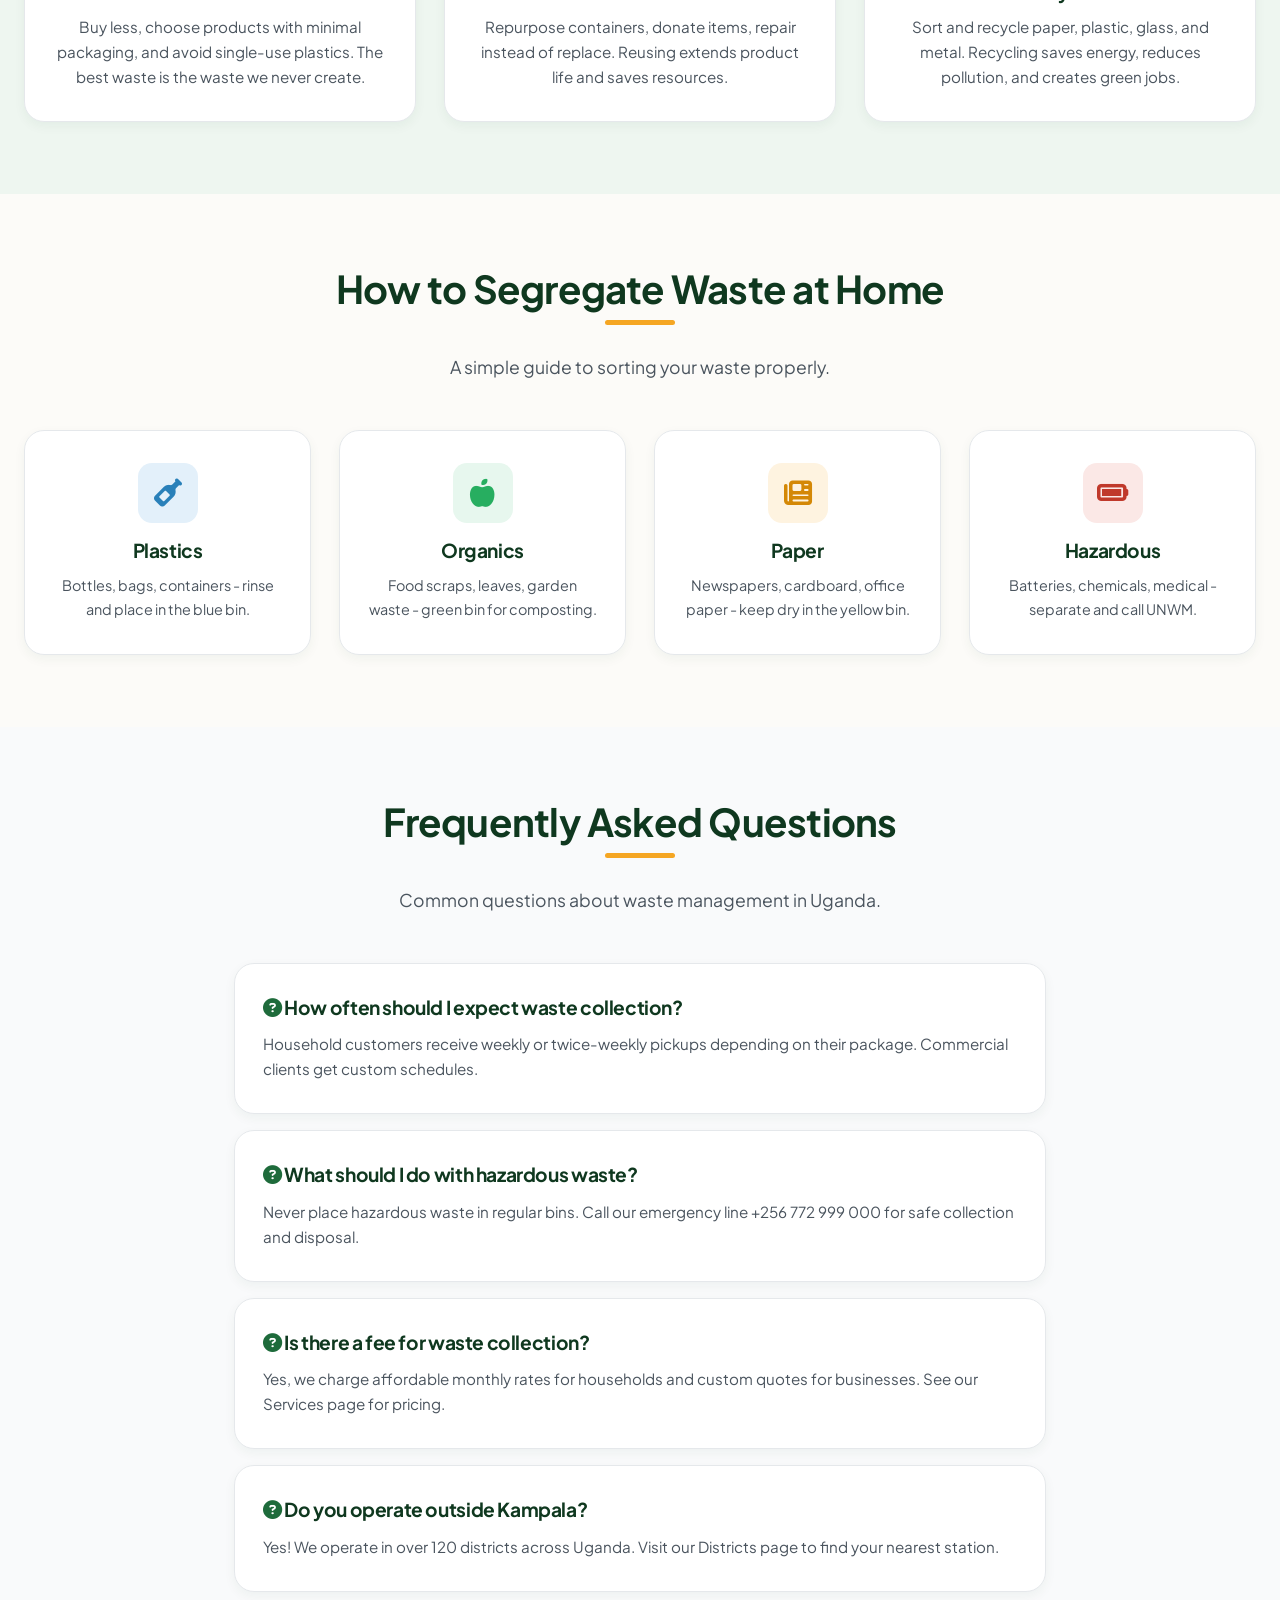
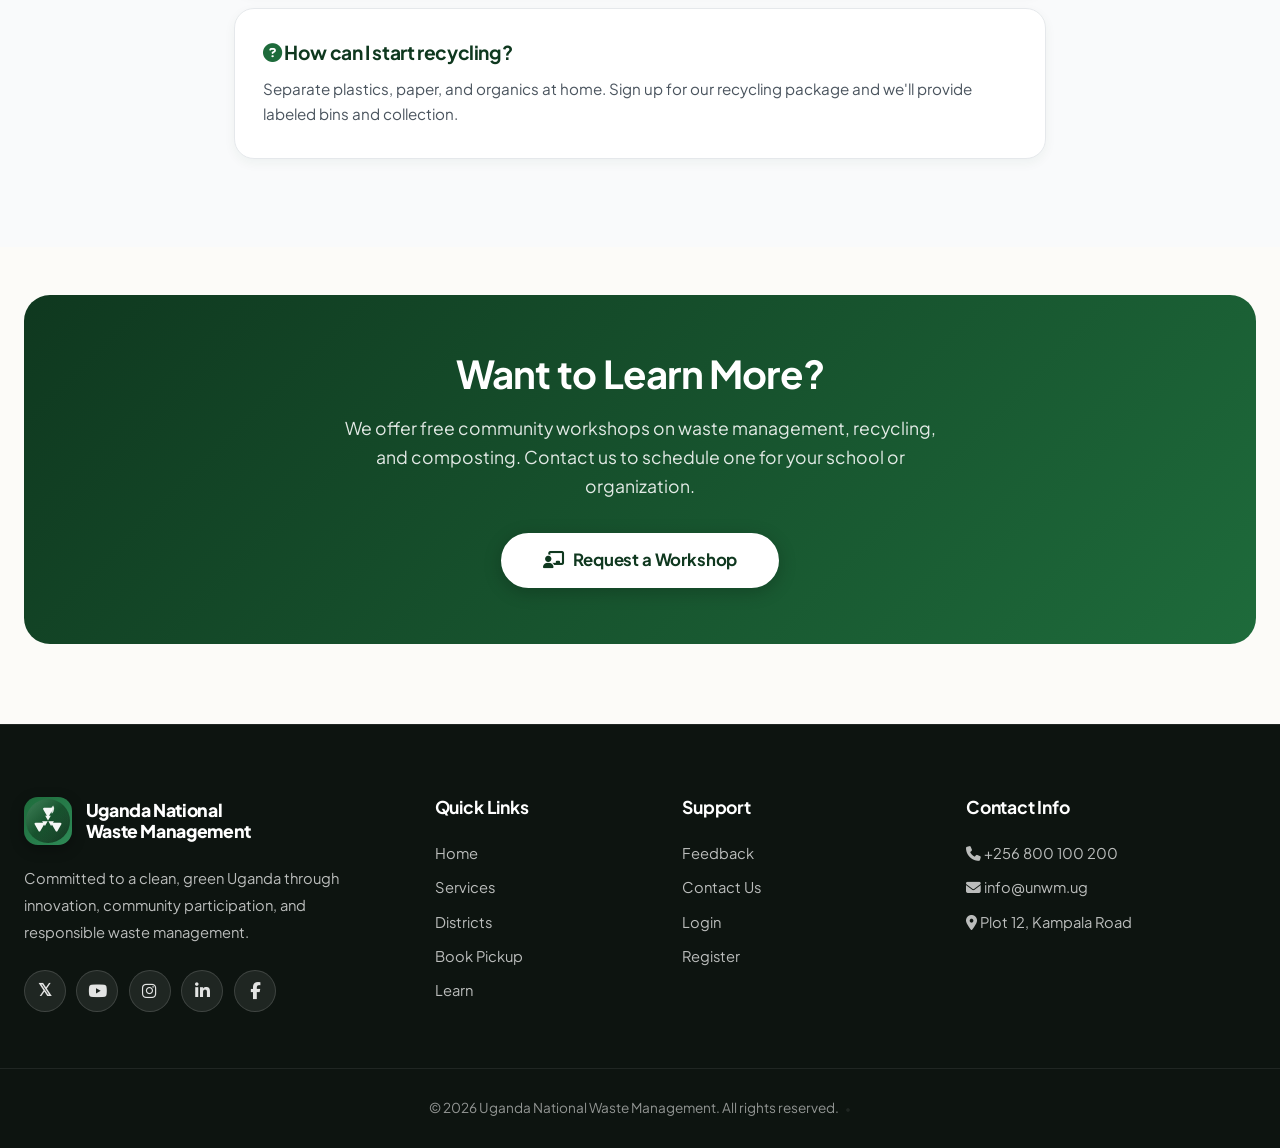
<file: html/learn.html>
﻿<!DOCTYPE html>
<html lang="en">
<head>
  <meta charset="UTF-8">
  <meta name="viewport" content="width=device-width, initial-scale=1.0">
  <meta name="description" content="Learn about waste management, recycling, composting, and environmental protection in Uganda.">
  <title>Learn | Uganda National Waste Management</title>
  <!-- ===== Favicon & App Icons ===== -->
  <link rel="icon" type="image/svg+xml" href="../assets/logo.svg">
  <link rel="icon" type="image/png" sizes="32x32" href="../assets/favicon-32x32.png">
  <link rel="apple-touch-icon" sizes="180x180" href="../assets/apple-touch-icon.png">

  <!-- ===== PWA Meta Tags ===== -->
  <meta name="theme-color" content="#1e6b3b">
  <meta name="apple-mobile-web-app-capable" content="yes">
  <meta name="apple-mobile-web-app-status-bar-style" content="black-translucent">
  <meta name="apple-mobile-web-app-title" content="UNWM">
  <link rel="manifest" href="../manifest.json">

  <!-- ===== Fonts & Styles ===== -->
  <link rel="preconnect" href="https://fonts.googleapis.com">
  <link rel="preconnect" href="https://fonts.gstatic.com" crossorigin>
  <link href="https://fonts.googleapis.com/css2?family=Inter:wght@400;500;600;700;800&display=swap" rel="stylesheet">
  <link rel="stylesheet" href="https://cdnjs.cloudflare.com/ajax/libs/font-awesome/6.6.0/css/all.min.css">
  <link rel="stylesheet" href="../css/style.css">
  
  <!-- Extra styles specifically for the Learn Modals -->
  <style>
    /* Make the cards look clickable */
    .learn-card {
      cursor: pointer;
      transition: all 0.3s ease;
      position: relative;
    }
    
    .learn-card:hover {
      transform: translateY(-8px);
      box-shadow: 0 15px 30px rgba(30, 107, 59, 0.15);
      border-color: var(--primary);
    }

    .learn-card::after {
      content: 'Read More \f061'; /* FontAwesome arrow */
      font-family: 'Font Awesome 6 Free', sans-serif;
      font-weight: 900;
      font-size: 0.85rem;
      color: var(--primary);
      position: absolute;
      bottom: 1.5rem;
      right: 1.75rem;
      opacity: 0;
      transition: opacity 0.3s ease;
    }

    .learn-card:hover::after {
      opacity: 1;
    }

    /* ================= MODAL STYLES ================= */
    .modal-overlay {
      position: fixed;
      top: 0;
      left: 0;
      width: 100%;
      height: 100%;
      background: rgba(0, 20, 0, 0.7);
      backdrop-filter: blur(4px);
      z-index: 2000;
      display: flex;
      align-items: center;
      justify-content: center;
      padding: 1.5rem;
      opacity: 0;
      visibility: hidden;
      transition: all 0.3s ease;
    }

    .modal-overlay.active {
      opacity: 1;
      visibility: visible;
    }

    .modal-content {
      background: var(--white);
      border-radius: var(--radius-lg);
      width: 100%;
      max-width: 750px;
      max-height: 90vh;
      overflow-y: auto;
      box-shadow: 0 25px 60px rgba(0, 0, 0, 0.3);
      transform: translateY(30px) scale(0.95);
      transition: all 0.3s ease;
      position: relative;
    }

    .modal-overlay.active .modal-content {
      transform: translateY(0) scale(1);
    }

    .modal-header {
      padding: 2rem 2.5rem 1.5rem;
      border-bottom: 1px solid var(--gray-200);
      position: relative;
      background: var(--primary-pale);
      border-radius: var(--radius-lg) var(--radius-lg) 0 0;
    }

    .modal-header .card-icon {
      margin-bottom: 1rem;
    }

    .modal-header h2 {
      font-size: 1.75rem;
      margin: 0;
      color: var(--primary-dark);
    }

    .modal-close {
      position: absolute;
      top: 1.5rem;
      right: 1.5rem;
      background: var(--white);
      border: 1px solid var(--gray-200);
      width: 40px;
      height: 40px;
      border-radius: 50%;
      display: flex;
      align-items: center;
      justify-content: center;
      font-size: 1.2rem;
      color: var(--gray-600);
      cursor: pointer;
      transition: all 0.2s ease;
    }

    .modal-close:hover {
      background: var(--danger);
      color: var(--white);
      border-color: var(--danger);
      transform: rotate(90deg);
    }

    .modal-body {
      padding: 2rem 2.5rem 2.5rem;
      color: var(--gray-700);
      line-height: 1.7;
    }

    .modal-body h4 {
      font-size: 1.1rem;
      color: var(--primary-dark);
      margin: 1.5rem 0 0.75rem;
      display: flex;
      align-items: center;
      gap: 0.5rem;
    }

    .modal-body h4:first-child {
      margin-top: 0;
    }

    .modal-body ul {
      padding-left: 1.25rem;
      margin-bottom: 1rem;
    }

    .modal-body ul li {
      margin-bottom: 0.5rem;
    }

    .modal-body .highlight-box {
      background: var(--primary-pale);
      border-left: 4px solid var(--primary);
      padding: 1rem 1.25rem;
      border-radius: 0 var(--radius-sm) var(--radius-sm) 0;
      margin: 1.5rem 0;
      font-size: 0.95rem;
    }

    @media (max-width: 640px) {
      .modal-header, .modal-body {
        padding: 1.5rem;
      }
      .modal-header h2 {
        font-size: 1.35rem;
        padding-right: 2rem;
      }
    }
  </style>
</head>
<body>

  <header class="site-header">
    <nav class="navbar">
      <a href="../index.html" class="brand">
        <div class="brand-icon"><img src="../assets/logo.svg" alt="UNWM Logo" width="48" height="48"></div>
        <div class="brand-text">
          <span class="brand-title">Uganda National</span>
          <span class="brand-sub">Waste Management</span>
        </div>
      </a>
            <button class="hamburger" id="hamburger" aria-label="Toggle navigation" aria-expanded="false">
        <i class="fas fa-bars"></i>
      </button>
      <div class="nav-drawer-backdrop" id="navDrawerBackdrop"></div>
      <ul class="nav-menu" id="navMenu">
        <li class="drawer-header-item">
          <div class="drawer-logo-badge">
            <img src="../assets/logo.svg" alt="UNWM Logo">
          </div>
          <button type="button" class="drawer-close-btn" id="drawerCloseBtn" aria-label="Close navigation">
            <i class="fas fa-times"></i>
          </button>
        </li>
        <li><a href="../index.html" class="nav-link">Home</a></li>
        <li><a href="services.html" class="nav-link">Services</a></li>
        <li>
          <a href="districts.html" class="nav-link">Districts</a>
          <span class="drawer-subtext">All 135+ Municipalities</span>
        </li>
        <li>
          <a href="booking.html" class="nav-link">Book Pickup</a>
          <span class="drawer-subtext">Instant ETA · Quick Dispatch</span>
        </li>
        <li>
          <a href="track.html" class="nav-link">Track</a>
          <span class="drawer-subtext">Live Truck GPS · Status</span>
        </li>
        <li><a href="learn.html" class="nav-link active">Learn</a></li>
        <li><a href="feedback.html" class="nav-link">Feedback</a></li>
        <li><a href="contact.html" class="nav-link">Contact</a></li>
        <li class="drawer-footer-item">
          <hr class="drawer-divider">
          <a href="contact.html" class="drawer-contact-btn">Contact</a>
          <div class="drawer-social-row">
            <a href="https://linkedin.com/company/unwm-uganda" target="_blank" rel="noopener noreferrer" aria-label="LinkedIn"><i class="fa-brands fa-linkedin-in"></i></a>
            <a href="https://x.com/unwm_uganda" target="_blank" rel="noopener noreferrer" aria-label="X (Twitter)"><i class="fa-brands fa-x-twitter"></i></a>
            <a href="https://youtube.com/@unwmuganda" target="_blank" rel="noopener noreferrer" aria-label="YouTube"><i class="fa-brands fa-youtube"></i></a>
            <a href="https://wa.me/256700000000" target="_blank" rel="noopener noreferrer" aria-label="WhatsApp"><i class="fa-brands fa-whatsapp"></i></a>
          </div>
        </li>
        <li class="nav-cta" id="navAuthBtn"><a href="login.html" class="btn btn-sm"><i class="fas fa-user"></i> Login</a></li>
      </ul>
    </nav>
  </header>

  <section class="page-header">
    <div class="container">
      <h1>Learn & Grow</h1>
      <p>Knowledge is the first step to a cleaner Uganda. Click on any card below to read detailed guides.</p>
      <div class="breadcrumb"><a href="../index.html">Home</a> <span>/</span> <span>Learn</span></div>
    </div>
  </section>

  <!-- Educational Cards -->
  <section class="section">
    <div class="container">
      <div class="section-title">
        <h2>Waste Management Basics</h2>
        <p>Click any card to read detailed information and practical tips.</p>
      </div>
      <div class="grid grid-3">
        
        <!-- CARD 1: Types of Waste -->
        <div class="card learn-card animate-on-scroll" onclick="openModal('modal-types')">
          <div class="card-icon"><i class="fas fa-trash"></i></div>
          <h3>Types of Waste</h3>
          <p>Uganda generates several types of waste. Each requires different handling and disposal methods.</p>
        </div>

        <!-- CARD 2: Waste Segregation -->
        <div class="card learn-card animate-on-scroll" onclick="openModal('modal-segregation')">
          <div class="card-icon accent"><i class="fas fa-sort"></i></div>
          <h3>Waste Segregation</h3>
          <p>Separating waste at the source makes recycling easier and reduces the burden on landfills.</p>
        </div>

        <!-- CARD 3: Recycling -->
        <div class="card learn-card animate-on-scroll" onclick="openModal('modal-recycling')">
          <div class="card-icon info"><i class="fas fa-recycle"></i></div>
          <h3>Recycling</h3>
          <p>Recycling converts waste materials into new products, creating jobs and reducing pollution.</p>
        </div>

        <!-- CARD 4: Composting -->
        <div class="card learn-card animate-on-scroll" onclick="openModal('modal-composting')">
          <div class="card-icon"><i class="fas fa-seedling"></i></div>
          <h3>Composting</h3>
          <p>Organic waste like food scraps and garden trimmings can become nutrient-rich compost for farming.</p>
        </div>

        <!-- CARD 5: Hazardous Waste -->
        <div class="card learn-card animate-on-scroll" onclick="openModal('modal-hazardous')">
          <div class="card-icon danger"><i class="fas fa-biohazard"></i></div>
          <h3>Hazardous Waste</h3>
          <p>Medical, chemical, and electronic waste require special handling. Never mix them with regular waste.</p>
        </div>

        <!-- CARD 6: Environmental Impact -->
        <div class="card learn-card animate-on-scroll" onclick="openModal('modal-environment')">
          <div class="card-icon info"><i class="fas fa-globe-africa"></i></div>
          <h3>Environmental Impact</h3>
          <p>Improper waste disposal pollutes soil, water, and air. Proper management protects Uganda's ecosystems.</p>
        </div>

      </div>
    </div>
  </section>

  <!-- The 3Rs -->
  <section class="section" style="background: var(--primary-pale);">
    <div class="container">
      <div class="section-title">
        <h2>The 3 Rs of Waste Management</h2>
        <p>Reduce, Reuse, Recycle - the foundation of sustainable waste management.</p>
      </div>
      <div class="grid grid-3">
        <div class="card text-center animate-on-scroll">
          <div class="card-icon" style="margin: 0 auto 1.25rem; width: 80px; height: 80px; font-size: 2.2rem;"><i class="fas fa-minus-circle"></i></div>
          <h3>Reduce</h3>
          <p>Buy less, choose products with minimal packaging, and avoid single-use plastics. The best waste is the waste we never create.</p>
        </div>
        <div class="card text-center animate-on-scroll">
          <div class="card-icon accent" style="margin: 0 auto 1.25rem; width: 80px; height: 80px; font-size: 2.2rem;"><i class="fas fa-sync-alt"></i></div>
          <h3>Reuse</h3>
          <p>Repurpose containers, donate items, repair instead of replace. Reusing extends product life and saves resources.</p>
        </div>
        <div class="card text-center animate-on-scroll">
          <div class="card-icon info" style="margin: 0 auto 1.25rem; width: 80px; height: 80px; font-size: 2.2rem;"><i class="fas fa-recycle"></i></div>
          <h3>Recycle</h3>
          <p>Sort and recycle paper, plastic, glass, and metal. Recycling saves energy, reduces pollution, and creates green jobs.</p>
        </div>
      </div>
    </div>
  </section>

  <!-- How to Segregate -->
  <section class="section">
    <div class="container">
      <div class="section-title">
        <h2>How to Segregate Waste at Home</h2>
        <p>A simple guide to sorting your waste properly.</p>
      </div>
      <div class="grid grid-4">
        <div class="card text-center"><div class="card-icon" style="margin: 0 auto 1rem; background: #e3f0fa; color: #2980b9;"><i class="fas fa-wine-bottle"></i></div><h4>Plastics</h4><p style="font-size: 0.9rem;">Bottles, bags, containers - rinse and place in the blue bin.</p></div>
        <div class="card text-center"><div class="card-icon" style="margin: 0 auto 1rem; background: #e7f7ee; color: #27ae60;"><i class="fas fa-apple-alt"></i></div><h4>Organics</h4><p style="font-size: 0.9rem;">Food scraps, leaves, garden waste - green bin for composting.</p></div>
        <div class="card text-center"><div class="card-icon" style="margin: 0 auto 1rem; background: #fef3e0; color: #d48806;"><i class="fas fa-newspaper"></i></div><h4>Paper</h4><p style="font-size: 0.9rem;">Newspapers, cardboard, office paper - keep dry in the yellow bin.</p></div>
        <div class="card text-center"><div class="card-icon" style="margin: 0 auto 1rem; background: #fbe8e6; color: #c0392b;"><i class="fas fa-battery-full"></i></div><h4>Hazardous</h4><p style="font-size: 0.9rem;">Batteries, chemicals, medical - separate and call UNWM.</p></div>
      </div>
    </div>
  </section>

  <!-- FAQ -->
  <section class="section" style="background: var(--gray-50);">
    <div class="container-narrow">
      <div class="section-title">
        <h2>Frequently Asked Questions</h2>
        <p>Common questions about waste management in Uganda.</p>
      </div>
      <div class="card" style="margin-bottom: 1rem; cursor: pointer;" onclick="this.querySelector('p').style.display = this.querySelector('p').style.display === 'none' ? 'block' : 'none'">
        <h4><i class="fas fa-question-circle" style="color: var(--primary);"></i> How often should I expect waste collection?</h4>
        <p style="margin: 0.75rem 0 0; color: var(--gray-600);">Household customers receive weekly or twice-weekly pickups depending on their package. Commercial clients get custom schedules.</p>
      </div>
      <div class="card" style="margin-bottom: 1rem; cursor: pointer;" onclick="this.querySelector('p').style.display = this.querySelector('p').style.display === 'none' ? 'block' : 'none'">
        <h4><i class="fas fa-question-circle" style="color: var(--primary);"></i> What should I do with hazardous waste?</h4>
        <p style="margin: 0.75rem 0 0; color: var(--gray-600);">Never place hazardous waste in regular bins. Call our emergency line +256 772 999 000 for safe collection and disposal.</p>
      </div>
      <div class="card" style="margin-bottom: 1rem; cursor: pointer;" onclick="this.querySelector('p').style.display = this.querySelector('p').style.display === 'none' ? 'block' : 'none'">
        <h4><i class="fas fa-question-circle" style="color: var(--primary);"></i> Is there a fee for waste collection?</h4>
        <p style="margin: 0.75rem 0 0; color: var(--gray-600);">Yes, we charge affordable monthly rates for households and custom quotes for businesses. See our Services page for pricing.</p>
      </div>
      <div class="card" style="margin-bottom: 1rem; cursor: pointer;" onclick="this.querySelector('p').style.display = this.querySelector('p').style.display === 'none' ? 'block' : 'none'">
        <h4><i class="fas fa-question-circle" style="color: var(--primary);"></i> Do you operate outside Kampala?</h4>
        <p style="margin: 0.75rem 0 0; color: var(--gray-600);">Yes! We operate in over 120 districts across Uganda. Visit our Districts page to find your nearest station.</p>
      </div>
      <div class="card" style="margin-bottom: 1rem; cursor: pointer;" onclick="this.querySelector('p').style.display = this.querySelector('p').style.display === 'none' ? 'block' : 'none'">
        <h4><i class="fas fa-question-circle" style="color: var(--primary);"></i> How can I start recycling?</h4>
        <p style="margin: 0.75rem 0 0; color: var(--gray-600);">Separate plastics, paper, and organics at home. Sign up for our recycling package and we'll provide labeled bins and collection.</p>
      </div>
    </div>
  </section>

  <section class="container">
    <div class="cta-section">
      <h2>Want to Learn More?</h2>
      <p>We offer free community workshops on waste management, recycling, and composting. Contact us to schedule one for your school or organization.</p>
      <a href="contact.html" class="btn btn-lg"><i class="fas fa-chalkboard-teacher"></i> Request a Workshop</a>
    </div>
  </section>

  <!-- ================= MODALS (Hidden by default) ================= -->

  <!-- Modal 1: Types of Waste -->
  <div class="modal-overlay" id="modal-types">
    <div class="modal-content">
      <div class="modal-header">
        <div class="card-icon"><i class="fas fa-trash"></i></div>
        <h2>Types of Waste</h2>
        <button class="modal-close" onclick="closeModal('modal-types')"><i class="fas fa-times"></i></button>
      </div>
      <div class="modal-body">
        <p>Uganda generates a diverse range of waste streams. Understanding these categories is the first step toward proper management.</p>
        <h4><i class="fas fa-home" style="color: var(--primary);"></i> Household Waste</h4>
        <p>Also known as municipal solid waste, this includes everyday items discarded by homes - food scraps, packaging, paper, plastics, and broken items. It forms the largest portion of waste in Ugandan cities.</p>
        <h4><i class="fas fa-store" style="color: var(--primary);"></i> Commercial Waste</h4>
        <p>Generated by businesses such as markets, shops, hotels, and offices. Often similar to household waste but produced in larger volumes and with more packaging materials.</p>
        <h4><i class="fas fa-industry" style="color: var(--primary);"></i> Industrial Waste</h4>
        <p>Produced by manufacturing and processing plants. May include chemicals, metals, solvents, and other by-products. Requires careful handling and often specialized disposal.</p>
        <h4><i class="fas fa-heartbeat" style="color: var(--primary);"></i> Medical Waste</h4>
        <p>Generated by hospitals, clinics, and pharmacies. Includes used needles, bandages, expired medicines, and biological materials. Extremely hazardous and must be incinerated or treated.</p>
        <h4><i class="fas fa-laptop" style="color: var(--primary);"></i> Electronic Waste (E-Waste)</h4>
        <p>Discarded computers, phones, TVs, and appliances. Contains valuable metals but also toxic substances like lead and mercury. Requires specialized recycling.</p>
        <h4><i class="fas fa-tractor" style="color: var(--primary);"></i> Agricultural Waste</h4>
        <p>Includes crop residues, animal manure, and agrochemical containers. Can often be composted or converted into energy.</p>
        <div class="highlight-box">
          <strong>Did you know?</strong> Kampala alone generates over 2,000 tonnes of waste every day. Proper segregation at the source can divert up to 60% of this from landfills.
        </div>
      </div>
    </div>
  </div>

  <!-- Modal 2: Waste Segregation -->
  <div class="modal-overlay" id="modal-segregation">
    <div class="modal-content">
      <div class="modal-header">
        <div class="card-icon accent"><i class="fas fa-sort"></i></div>
        <h2>Waste Segregation</h2>
        <button class="modal-close" onclick="closeModal('modal-segregation')"><i class="fas fa-times"></i></button>
      </div>
      <div class="modal-body">
        <p>Waste segregation is the practice of separating waste into different categories at the point of generation. It is the single most effective way to improve recycling rates.</p>
        <h4><i class="fas fa-palette" style="color: var(--primary);"></i> The Color-Coding System</h4>
        <ul>
          <li><strong>Blue Bin:</strong> Dry recyclables - plastics, paper, cardboard, glass, metals.</li>
          <li><strong>Green Bin:</strong> Organic waste - food scraps, garden waste, leaves.</li>
          <li><strong>Yellow Bin:</strong> Paper and cardboard (sometimes separate for cleanliness).</li>
          <li><strong>Red Bin:</strong> Hazardous waste - batteries, chemicals, medical waste.</li>
          <li><strong>Black/Grey Bin:</strong> General non-recyclable waste.</li>
        </ul>
        <h4><i class="fas fa-check-circle" style="color: var(--primary);"></i> Benefits of Segregation</h4>
        <ul>
          <li>Increases the quality and quantity of recyclables.</li>
          <li>Reduces the amount of waste sent to landfills.</li>
          <li>Lowers greenhouse gas emissions from decomposing organic waste.</li>
          <li>Creates cleaner composting streams.</li>
          <li>Reduces collection and sorting costs.</li>
        </ul>
        <h4><i class="fas fa-lightbulb" style="color: var(--primary);"></i> Practical Tips</h4>
        <ul>
          <li>Rinse containers before recycling to avoid contamination.</li>
          <li>Keep a small bin in each room for easy sorting.</li>
          <li>Label your bins clearly for family members and visitors.</li>
          <li>Compost organic waste if you have a garden.</li>
        </ul>
        <div class="highlight-box">
          <strong>Remember:</strong> If you mix recyclables with general waste, the entire batch often ends up in a landfill. Segregation starts with you.
        </div>
      </div>
    </div>
  </div>

  <!-- Modal 3: Recycling -->
  <div class="modal-overlay" id="modal-recycling">
    <div class="modal-content">
      <div class="modal-header">
        <div class="card-icon info"><i class="fas fa-recycle"></i></div>
        <h2>Recycling</h2>
        <button class="modal-close" onclick="closeModal('modal-recycling')"><i class="fas fa-times"></i></button>
      </div>
      <div class="modal-body">
        <p>Recycling is the process of collecting and processing materials that would otherwise be thrown away as trash and turning them into new products.</p>
        <h4><i class="fas fa-cogs" style="color: var(--primary);"></i> How Recycling Works</h4>
        <ol style="padding-left: 1.25rem;">
          <li><strong>Collection:</strong> Recyclables are picked up from homes, businesses, or drop-off centers.</li>
          <li><strong>Sorting:</strong> Materials are sorted by type (plastic, paper, glass, metal).</li>
          <li><strong>Processing:</strong> Sorted materials are cleaned, shredded, and melted or pulped.</li>
          <li><strong>Manufacturing:</strong> Processed materials become raw material for new products.</li>
          <li><strong>Purchase:</strong> Consumers buy products made from recycled content, completing the loop.</li>
        </ol>
        <h4><i class="fas fa-star" style="color: var(--primary);"></i> What Can Be Recycled?</h4>
        <ul>
          <li><strong>Plastics:</strong> PET bottles, HDPE containers, plastic bags (where facilities exist).</li>
          <li><strong>Paper:</strong> Newspapers, magazines, office paper, cardboard.</li>
          <li><strong>Glass:</strong> Bottles and jars (clear, green, brown).</li>
          <li><strong>Metals:</strong> Aluminum cans, steel cans, scrap metal.</li>
        </ul>
        <h4><i class="fas fa-chart-line" style="color: var(--primary);"></i> Recycling in Uganda</h4>
        <p>Uganda's recycling industry is growing. Informal waste pickers, known as "bayaye," collect a significant portion of recyclables. Formal recycling companies are now emerging, focusing on plastics and metals. However, only about 10-15% of waste is currently recycled nationwide - a huge opportunity for growth.</p>
        <div class="highlight-box">
          <strong>Environmental Impact:</strong> Recycling one aluminum can saves enough energy to power a TV for 3 hours. Recycling one tonne of paper saves 17 trees.
        </div>
      </div>
    </div>
  </div>

  <!-- Modal 4: Composting -->
  <div class="modal-overlay" id="modal-composting">
    <div class="modal-content">
      <div class="modal-header">
        <div class="card-icon"><i class="fas fa-seedling"></i></div>
        <h2>Composting</h2>
        <button class="modal-close" onclick="closeModal('modal-composting')"><i class="fas fa-times"></i></button>
      </div>
      <div class="modal-body">
        <p>Composting is the natural process of recycling organic matter, such as leaves and food scraps, into a valuable fertilizer that can enrich soil and plants.</p>
        <h4><i class="fas fa-leaf" style="color: var(--primary);"></i> What to Compost</h4>
        <ul>
          <li><strong>Greens (Nitrogen-rich):</strong> Fruit and vegetable scraps, coffee grounds, grass clippings, plant trimmings.</li>
          <li><strong>Browns (Carbon-rich):</strong> Dry leaves, straw, cardboard, sawdust, paper.</li>
          <li><strong>Water:</strong> Maintain moisture like a wrung-out sponge.</li>
          <li><strong>Air:</strong> Turn the pile regularly to aerate.</li>
        </ul>
        <h4><i class="fas fa-ban" style="color: var(--danger);"></i> What NOT to Compost</h4>
        <ul>
          <li>Meat, fish, and dairy products (attract pests, cause odors).</li>
          <li>Pet waste (may contain harmful pathogens).</li>
          <li>Diseased plants (can spread disease).</li>
          <li>Chemically treated wood or coal ash.</li>
        </ul>
        <h4><i class="fas fa-trophy" style="color: var(--primary);"></i> Benefits of Composting</h4>
        <ul>
          <li>Reduces waste sent to landfills.</li>
          <li>Produces free, nutrient-rich fertilizer.</li>
          <li>Improves soil structure and water retention.</li>
          <li>Reduces methane emissions from landfills.</li>
          <li>Supports sustainable agriculture.</li>
        </ul>
        <div class="highlight-box">
          <strong>Quick Start:</strong> Find a dry, shady spot. Alternate layers of greens and browns. Keep it moist and turn it every 1-2 weeks. In 2-3 months, you'll have rich compost!
        </div>
      </div>
    </div>
  </div>

  <!-- Modal 5: Hazardous Waste -->
  <div class="modal-overlay" id="modal-hazardous">
    <div class="modal-content">
      <div class="modal-header">
        <div class="card-icon danger"><i class="fas fa-biohazard"></i></div>
        <h2>Hazardous Waste</h2>
        <button class="modal-close" onclick="closeModal('modal-hazardous')"><i class="fas fa-times"></i></button>
      </div>
      <div class="modal-body">
        <p>Hazardous waste is any waste that poses a substantial threat to human health or the environment. It requires special handling, treatment, and disposal.</p>
        <h4><i class="fas fa-exclamation-triangle" style="color: var(--danger);"></i> Types of Hazardous Waste</h4>
        <ul>
          <li><strong>Medical Waste:</strong> Needles, syringes, bandages, expired medicines, human tissue.</li>
          <li><strong>Chemical Waste:</strong> Pesticides, solvents, acids, paints, cleaning agents.</li>
          <li><strong>Electronic Waste:</strong> Batteries, circuit boards, monitors, fluorescent bulbs.</li>
          <li><strong>Industrial Waste:</strong> Heavy metals, oils, sludges from manufacturing.</li>
        </ul>
        <h4><i class="fas fa-shield-alt" style="color: var(--primary);"></i> Safe Handling Guidelines</h4>
        <ul>
          <li>Never place hazardous waste in regular bins.</li>
          <li>Keep items in their original containers if possible.</li>
          <li>Do not mix different types of hazardous waste.</li>
          <li>Wear gloves and masks when handling.</li>
          <li>Contact UNWM for proper collection and disposal.</li>
        </ul>
        <h4><i class="fas fa-phone" style="color: var(--primary);"></i> Emergency Contacts</h4>
        <p>For urgent hazardous waste disposal, call our 24/7 emergency line: <strong>+256 772 999 000</strong>.</p>
        <div class="highlight-box">
          <strong>Warning:</strong> Improper disposal of hazardous waste can contaminate soil, water sources, and cause serious health problems. Always seek professional help.
        </div>
      </div>
    </div>
  </div>

  <!-- Modal 6: Environmental Impact -->
  <div class="modal-overlay" id="modal-environment">
    <div class="modal-content">
      <div class="modal-header">
        <div class="card-icon info"><i class="fas fa-globe-africa"></i></div>
        <h2>Environmental Impact of Waste</h2>
        <button class="modal-close" onclick="closeModal('modal-environment')"><i class="fas fa-times"></i></button>
      </div>
      <div class="modal-body">
        <p>Improper waste management has far-reaching consequences for Uganda's environment, economy, and public health.</p>
        <h4><i class="fas fa-water" style="color: var(--info);"></i> Water Pollution</h4>
        <p>Waste dumped in rivers, lakes, and wetlands contaminates water sources. Plastics block drainage channels, causing flooding. Chemicals leach into groundwater, making it unsafe for drinking.</p>
        <h4><i class="fas fa-mountain" style="color: var(--info);"></i> Soil Contamination</h4>
        <p>Toxic substances from waste seep into the soil, killing beneficial microorganisms and reducing agricultural productivity. Heavy metals can accumulate in crops, entering the food chain.</p>
        <h4><i class="fas fa-wind" style="color: var(--info);"></i> Air Pollution</h4>
        <p>Open burning of waste releases toxic fumes, including dioxins and furans. Decomposing organic waste in landfills produces methane, a potent greenhouse gas contributing to climate change.</p>
        <h4><i class="fas fa-fish" style="color: var(--info);"></i> Harm to Wildlife</h4>
        <p>Plastic waste kills fish, birds, and animals that mistake it for food. Uganda's lakes and national parks are increasingly threatened by plastic pollution.</p>
        <h4><i class="fas fa-heartbeat" style="color: var(--info);"></i> Public Health Risks</h4>
        <p>Uncollected waste breeds disease vectors like mosquitoes, flies, and rodents. These spread malaria, typhoid, cholera, and other diseases. Children are especially vulnerable.</p>
        <h4><i class="fas fa-hand-holding-usd" style="color: var(--info);"></i> Economic Costs</h4>
        <p>Poor waste management leads to flooding, disease outbreaks, and lost tourism revenue. Cleanup costs are often higher than proper disposal would have been.</p>
        <div class="highlight-box">
          <strong>Our Shared Responsibility:</strong> Every Ugandan can contribute to reducing environmental impact. By segregating waste, composting organic matter, and recycling, we protect our nation's beauty for future generations.
        </div>
      </div>
    </div>
  </div>

    <footer class="site-footer">
    <div class="container footer-grid">
      <div class="footer-col">
        <div class="footer-brand">
          <div class="footer-brand-icon"><img src="../assets/logo.svg" alt="UNWM Logo" width="44" height="44"></div>
          <div class="footer-brand-title">Uganda National<br>Waste Management</div>
        </div>
        <p>Committed to a clean, green Uganda through innovation, community participation, and responsible waste management.</p>
                <div class="footer-social">
          <a href="https://x.com/unwm_uganda" target="_blank" rel="noopener noreferrer" aria-label="X (Twitter)"><i class="fa-brands fa-x-twitter"></i></a>
          <a href="https://youtube.com/@unwmuganda" target="_blank" rel="noopener noreferrer" aria-label="YouTube"><i class="fa-brands fa-youtube"></i></a>
          <a href="https://instagram.com/unwm_uganda" target="_blank" rel="noopener noreferrer" aria-label="Instagram"><i class="fa-brands fa-instagram"></i></a>
          <a href="https://linkedin.com/company/unwm-uganda" target="_blank" rel="noopener noreferrer" aria-label="LinkedIn"><i class="fa-brands fa-linkedin-in"></i></a>
          <a href="https://facebook.com/unwmuganda" target="_blank" rel="noopener noreferrer" aria-label="Facebook"><i class="fa-brands fa-facebook-f"></i></a>
        </div>
      </div>
      <div class="footer-col"><h4>Quick Links</h4><a href="../index.html">Home</a><a href="services.html">Services</a><a href="districts.html">Districts</a><a href="booking.html">Book Pickup</a><a href="learn.html">Learn</a></div>
      <div class="footer-col"><h4>Support</h4><a href="feedback.html">Feedback</a><a href="contact.html">Contact Us</a><a href="login.html">Login</a><a href="register.html">Register</a></div>
      <div class="footer-col"><h4>Contact Info</h4><p><i class="fas fa-phone"></i> +256 800 100 200</p><p><i class="fas fa-envelope"></i> info@unwm.ug</p><p><i class="fas fa-map-marker-alt"></i> Plot 12, Kampala Road</p></div>
    </div>
    <div class="footer-bottom">
      <div class="container">
        © <span id="currentYear">2025</span> Uganda National Waste Management. All rights reserved.
        <!-- Hidden admin link - subtle, blends with text -->
        <a href="admin.html" style="color: rgba(255,255,255,0.08); font-size: 0.7rem; text-decoration: none; margin-left: 4px; transition: color 0.3s;" onmouseover="this.style.color='rgba(255,255,255,0.5)'" onmouseout="this.style.color='rgba(255,255,255,0.08)'" title="Admin Access">•</a>
      </div>
    </div>
  </footer>
  <script src="../js/script.js"></script>
  <script>
    /* ============================================================
       MODAL LOGIC FOR LEARN PAGE
       ============================================================ */
    function openModal(modalId) {
      const modal = document.getElementById(modalId);
      if (!modal) return;
      
      modal.classList.add('active');
      document.body.style.overflow = 'hidden'; // Prevent background scrolling
    }

    function closeModal(modalId) {
      const modal = document.getElementById(modalId);
      if (!modal) return;
      
      modal.classList.remove('active');
      document.body.style.overflow = ''; // Restore background scrolling
    }

    // Close modal when clicking outside the content box
    document.querySelectorAll('.modal-overlay').forEach(overlay => {
      overlay.addEventListener('click', function (e) {
        if (e.target === this) {
          this.classList.remove('active');
          document.body.style.overflow = '';
        }
      });
    });

    // Close modal with Escape key
    document.addEventListener('keydown', function (e) {
      if (e.key === 'Escape') {
        const activeModal = document.querySelector('.modal-overlay.active');
        if (activeModal) {
          activeModal.classList.remove('active');
          document.body.style.overflow = '';
        }
      }
    });
  </script>

  <!-- ===== Service Worker Registration ===== -->
  <script>
    if ('serviceWorker' in navigator) {
      window.addEventListener('load', () => {
        navigator.serviceWorker.register('/sw.js')
          .then((reg) => console.log('[PWA] Service Worker registered:', reg.scope))
          .catch((err) => console.warn('[PWA] Service Worker registration failed:', err));
      });
    }
  </script>
</body>
</html>
</file>
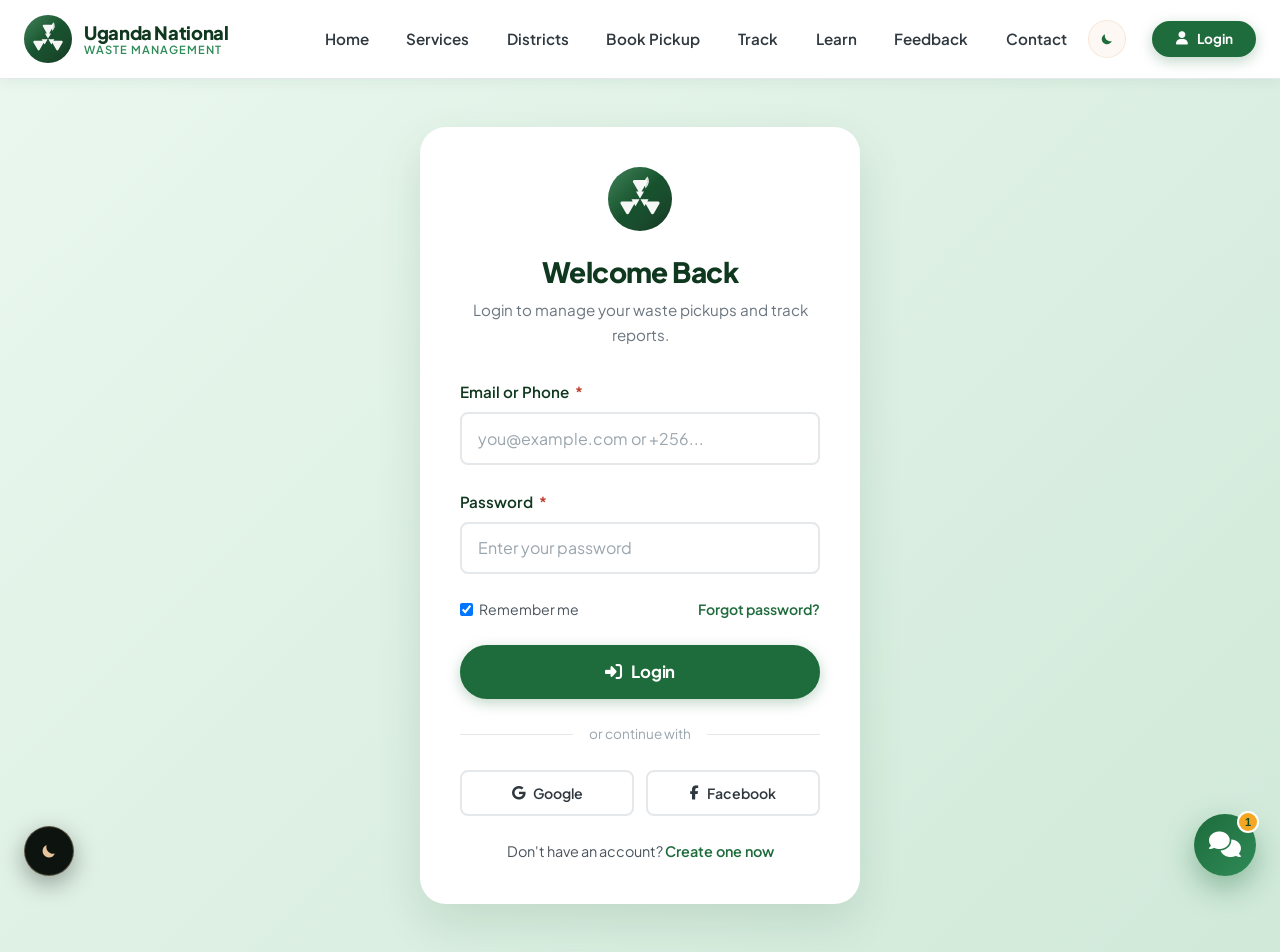
<file: html/login.html>
<!DOCTYPE html>
<html lang="en">
<head>
  <meta charset="UTF-8">
  <meta name="viewport" content="width=device-width, initial-scale=1.0">
  <meta name="description" content="Login to your UNWM account to manage pickups, view reports, and track waste collection.">
  <title>Login | Uganda National Waste Management</title>
  <!-- ===== Favicon & App Icons ===== -->
  <link rel="icon" type="image/svg+xml" href="../assets/logo.svg">
  <link rel="icon" type="image/png" sizes="32x32" href="../assets/favicon-32x32.png">
  <link rel="apple-touch-icon" sizes="180x180" href="../assets/apple-touch-icon.png">

  <!-- ===== PWA Meta Tags ===== -->
  <meta name="theme-color" content="#1e6b3b">
  <meta name="apple-mobile-web-app-capable" content="yes">
  <meta name="apple-mobile-web-app-status-bar-style" content="black-translucent">
  <meta name="apple-mobile-web-app-title" content="UNWM">
  <link rel="manifest" href="../manifest.json">

  <!-- ===== Fonts & Styles ===== -->
  <link rel="preconnect" href="https://fonts.googleapis.com">
  <link rel="preconnect" href="https://fonts.gstatic.com" crossorigin>
  <link href="https://fonts.googleapis.com/css2?family=Inter:wght@400;500;600;700;800&display=swap" rel="stylesheet">
  <link rel="stylesheet" href="https://cdnjs.cloudflare.com/ajax/libs/font-awesome/6.6.0/css/all.min.css">
  <link rel="stylesheet" href="../css/style.css">
  <style>
    .auth-wrapper {
      min-height: calc(100vh - 78px);
      display: flex;
      align-items: center;
      justify-content: center;
      padding: 3rem 1.5rem;
      background: linear-gradient(135deg, #eaf7ee 0%, #d0e9d9 100%);
    }
    .auth-card {
      background: var(--white);
      border-radius: var(--radius-lg);
      box-shadow: var(--shadow-lg);
      padding: 2.5rem;
      width: 100%;
      max-width: 440px;
    }
    .auth-logo {
      display: flex;
      justify-content: center;
      margin-bottom: 1.5rem;
    }
    .auth-logo .brand-icon {
      width: 64px;
      height: 64px;
      font-size: 2rem;
    }
    .auth-card h1 {
      text-align: center;
      font-size: 1.75rem;
      margin-bottom: 0.5rem;
    }
    .auth-card .subtitle {
      text-align: center;
      color: var(--gray-500);
      margin-bottom: 2rem;
      font-size: 0.95rem;
    }
    .auth-footer {
      text-align: center;
      margin-top: 1.5rem;
      font-size: 0.9rem;
      color: var(--gray-600);
    }
    .auth-footer a {
      font-weight: 600;
    }
    .social-login {
      display: grid;
      grid-template-columns: 1fr 1fr;
      gap: 0.75rem;
      margin-top: 1.5rem;
    }
    .social-btn {
      display: flex;
      align-items: center;
      justify-content: center;
      gap: 0.5rem;
      padding: 0.75rem;
      border: 2px solid var(--gray-200);
      border-radius: var(--radius-sm);
      background: var(--white);
      cursor: pointer;
      font-weight: 600;
      font-size: 0.88rem;
      color: var(--gray-700);
      transition: all var(--transition);
      font-family: inherit;
    }
    .social-btn:hover {
      border-color: var(--primary);
      color: var(--primary);
    }
    .divider-text {
      display: flex;
      align-items: center;
      gap: 1rem;
      margin: 1.5rem 0;
      color: var(--gray-400);
      font-size: 0.85rem;
    }
    .divider-text::before,
    .divider-text::after {
      content: '';
      flex: 1;
      height: 1px;
      background: var(--gray-200);
    }
  </style>
</head>
<body>

  <header class="site-header">
    <nav class="navbar">
      <a href="../index.html" class="brand">
        <div class="brand-icon"><img src="../assets/logo.svg" alt="UNWM Logo" width="48" height="48"></div>
        <div class="brand-text">
          <span class="brand-title">Uganda National</span>
          <span class="brand-sub">Waste Management</span>
        </div>
      </a>
            <button class="hamburger" id="hamburger" aria-label="Toggle navigation" aria-expanded="false">
        <i class="fas fa-bars"></i>
      </button>
      <div class="nav-drawer-backdrop" id="navDrawerBackdrop"></div>
      <ul class="nav-menu" id="navMenu">
        <li class="drawer-header-item">
          <div class="drawer-logo-badge">
            <img src="../assets/logo.svg" alt="UNWM Logo">
          </div>
          <button type="button" class="drawer-close-btn" id="drawerCloseBtn" aria-label="Close navigation">
            <i class="fas fa-times"></i>
          </button>
        </li>
        <li><a href="../index.html" class="nav-link">Home</a></li>
        <li><a href="services.html" class="nav-link">Services</a></li>
        <li>
          <a href="districts.html" class="nav-link">Districts</a>
          <span class="drawer-subtext">All 135+ Municipalities</span>
        </li>
        <li>
          <a href="booking.html" class="nav-link">Book Pickup</a>
          <span class="drawer-subtext">Instant ETA · Quick Dispatch</span>
        </li>
        <li>
          <a href="track.html" class="nav-link">Track</a>
          <span class="drawer-subtext">Live Truck GPS · Status</span>
        </li>
        <li><a href="learn.html" class="nav-link">Learn</a></li>
        <li><a href="feedback.html" class="nav-link">Feedback</a></li>
        <li><a href="contact.html" class="nav-link">Contact</a></li>
        <li class="drawer-footer-item">
          <hr class="drawer-divider">
          <a href="contact.html" class="drawer-contact-btn">Contact</a>
          <div class="drawer-social-row">
            <a href="https://linkedin.com/company/unwm-uganda" target="_blank" rel="noopener noreferrer" aria-label="LinkedIn"><i class="fa-brands fa-linkedin-in"></i></a>
            <a href="https://x.com/unwm_uganda" target="_blank" rel="noopener noreferrer" aria-label="X (Twitter)"><i class="fa-brands fa-x-twitter"></i></a>
            <a href="https://youtube.com/@unwmuganda" target="_blank" rel="noopener noreferrer" aria-label="YouTube"><i class="fa-brands fa-youtube"></i></a>
            <a href="https://wa.me/256700000000" target="_blank" rel="noopener noreferrer" aria-label="WhatsApp"><i class="fa-brands fa-whatsapp"></i></a>
          </div>
        </li>
        <li class="nav-cta" id="navAuthBtn"><a href="login.html" class="btn btn-sm"><i class="fas fa-user"></i> Login</a></li>
      </ul>
    </nav>
  </header>

  <div class="auth-wrapper">
    <div class="auth-card">
      <div class="auth-logo">
        <div class="brand-icon"><img src="../assets/logo.svg" alt="UNWM Logo" width="48" height="48"></div>
      </div>
      <h1>Welcome Back</h1>
      <p class="subtitle">Login to manage your waste pickups and track reports.</p>

      <form id="loginForm">
        <div class="form-group">
          <label class="form-label" for="loginEmail">Email or Phone <span class="required">*</span></label>
          <input type="text" id="loginEmail" class="form-control" placeholder="you@example.com or +256..." required>
        </div>
        <div class="form-group">
          <label class="form-label" for="loginPassword">Password <span class="required">*</span></label>
          <input type="password" id="loginPassword" class="form-control" placeholder="Enter your password" required>
        </div>
        <div class="flex-between mb-3" style="font-size: 0.88rem;">
          <label style="display: flex; align-items: center; gap: 0.4rem; color: var(--gray-600);">
            <input type="checkbox" checked> Remember me
          </label>
          <a href="#" style="font-weight: 600;">Forgot password?</a>
        </div>
        <button type="submit" class="btn btn-block btn-lg"><i class="fas fa-sign-in-alt"></i> Login</button>
      </form>

      <div class="divider-text">or continue with</div>

      <div class="social-login">
        <button class="social-btn" onclick="UNWM.showToast('Google login coming soon', 'info')"><i class="fab fa-google"></i> Google</button>
        <button class="social-btn" onclick="UNWM.showToast('Facebook login coming soon', 'info')"><i class="fab fa-facebook-f"></i> Facebook</button>
      </div>

      <div class="auth-footer">
        Don't have an account? <a href="register.html">Create one now</a>
      </div>
    </div>
  </div>

  <script src="../js/script.js"></script>
  <script>
    document.getElementById('loginForm').addEventListener('submit', function (e) {
  e.preventDefault();
  const identifier = document.getElementById('loginEmail').value.trim();
  const pass = document.getElementById('loginPassword').value;

  if (pass.length < 4) {
    UNWM.showFormAlert('loginForm', 'danger', 'Password must be at least 4 characters.');
    return;
  }

  // Look up user in stored users list
  const users = JSON.parse(localStorage.getItem('unwm_users') || '[]');
  const found = users.find(u => (u.email === identifier || u.phone === identifier) && u.password === pass);

  if (!found) {
    // Fallback: accept any login (demo mode)
    const fallbackUser = {
      firstName: identifier.split('@')[0] || 'User',
      lastName: '',
      email: identifier,
      phone: '',
      accountType: 'Household',
      registeredAt: new Date().toISOString()
    };
    localStorage.setItem('unwm_user', JSON.stringify(fallbackUser));
    localStorage.setItem('unwm_user_logged', 'true');
    UNWM.showToast('Login successful! Redirecting...', 'success');
    setTimeout(() => window.location.href = 'profile.html', 1200);
    return;
  }

  localStorage.setItem('unwm_user', JSON.stringify(found));
  localStorage.setItem('unwm_user_logged', 'true');
  UNWM.showToast('Welcome back, ' + (found.firstName || 'User') + '!', 'success');
  setTimeout(() => window.location.href = 'profile.html', 1200);
});
  </script>

  <!-- ===== Service Worker Registration ===== -->
  <script>
    if ('serviceWorker' in navigator) {
      window.addEventListener('load', () => {
        navigator.serviceWorker.register('/sw.js')
          .then((reg) => console.log('[PWA] Service Worker registered:', reg.scope))
          .catch((err) => console.warn('[PWA] Service Worker registration failed:', err));
      });
    }
  </script>
</body>
</html>
</file>
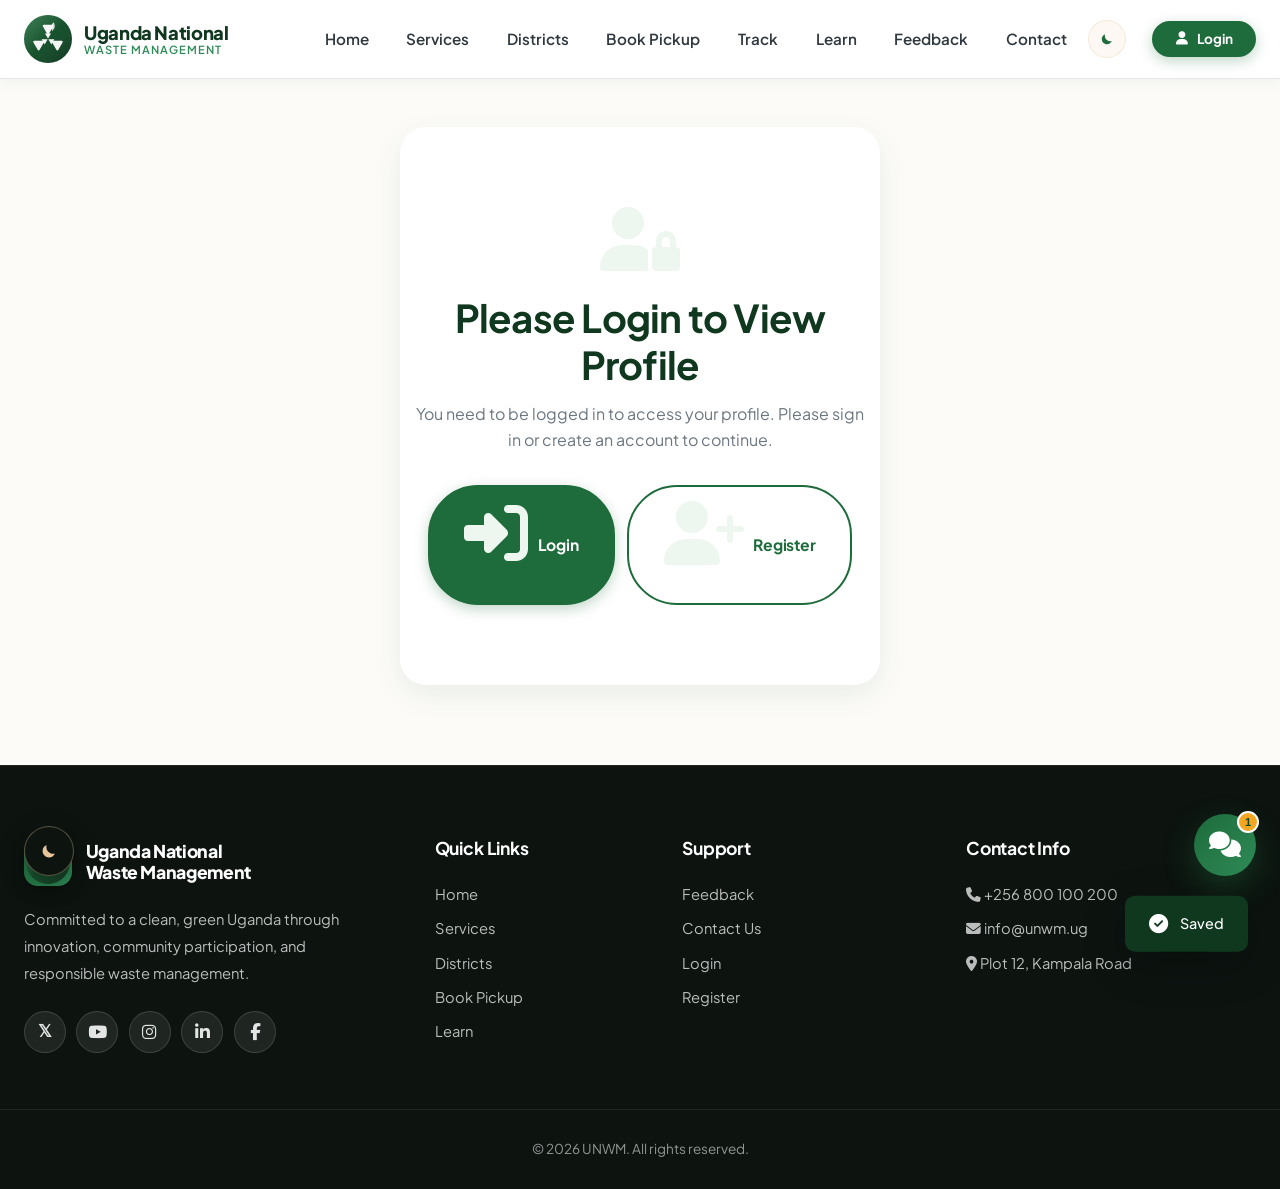
<file: html/profile.html>
﻿<!DOCTYPE html>
<html lang="en">
<head>
  <meta charset="UTF-8">
  <meta name="viewport" content="width=device-width, initial-scale=1.0">
  <meta name="description" content="Manage your UNWM profile - update personal info, upload profile picture, and manage your account.">
  <title>My Profile | Uganda National Waste Management</title>
  <!-- ===== Favicon & App Icons ===== -->
  <link rel="icon" type="image/svg+xml" href="../assets/logo.svg">
  <link rel="icon" type="image/png" sizes="32x32" href="../assets/favicon-32x32.png">
  <link rel="apple-touch-icon" sizes="180x180" href="../assets/apple-touch-icon.png">

  <!-- ===== PWA Meta Tags ===== -->
  <meta name="theme-color" content="#1e6b3b">
  <meta name="apple-mobile-web-app-capable" content="yes">
  <meta name="apple-mobile-web-app-status-bar-style" content="black-translucent">
  <meta name="apple-mobile-web-app-title" content="UNWM">
  <link rel="manifest" href="../manifest.json">

  <!-- ===== Fonts & Styles ===== -->
  <link rel="preconnect" href="https://fonts.googleapis.com">
  <link rel="preconnect" href="https://fonts.gstatic.com" crossorigin>
  <link href="https://fonts.googleapis.com/css2?family=Inter:wght@400;500;600;700;800&display=swap" rel="stylesheet">
  <link rel="stylesheet" href="https://cdnjs.cloudflare.com/ajax/libs/font-awesome/6.6.0/css/all.min.css">
  <link rel="stylesheet" href="../css/style.css">
  <style>
    /* ================= PROFILE PAGE STYLES ================= */
    .profile-hero {
      background: linear-gradient(135deg, var(--primary-dark), var(--primary));
      padding: 3rem 0;
      color: white;
      border-radius: 0 0 28px 28px;
      position: relative;
      overflow: hidden;
    }

    .profile-hero::before {
      content: '';
      position: absolute;
      top: -100px;
      right: -100px;
      width: 400px;
      height: 400px;
      background: radial-gradient(circle, rgba(245, 166, 35, 0.2), transparent 70%);
      border-radius: 50%;
    }

    .profile-header-content {
      display: flex;
      align-items: center;
      gap: 2rem;
      position: relative;
      z-index: 2;
      flex-wrap: wrap;
    }

    .profile-avatar-wrapper {
      position: relative;
      width: 140px;
      height: 140px;
      flex-shrink: 0;
    }

    .profile-avatar {
      width: 140px;
      height: 140px;
      border-radius: 50%;
      object-fit: cover;
      border: 5px solid rgba(255, 255, 255, 0.3);
      background: var(--white);
      box-shadow: 0 12px 40px rgba(0, 0, 0, 0.3);
      display: flex;
      align-items: center;
      justify-content: center;
      font-size: 3.5rem;
      color: var(--primary);
      font-weight: 700;
      overflow: hidden;
    }

    .avatar-upload-btn {
      position: absolute;
      bottom: 5px;
      right: 5px;
      width: 42px;
      height: 42px;
      border-radius: 50%;
      background: var(--accent);
      color: var(--primary-dark);
      border: 3px solid white;
      display: flex;
      align-items: center;
      justify-content: center;
      cursor: pointer;
      font-size: 1rem;
      box-shadow: 0 4px 12px rgba(0, 0, 0, 0.2);
      transition: all 0.2s;
    }

    .avatar-upload-btn:hover {
      background: var(--accent-dark);
      transform: scale(1.1);
    }

    .profile-header-info h1 {
      color: white;
      margin: 0 0 0.5rem;
      font-size: 2rem;
    }

    .profile-header-info p {
      color: rgba(255, 255, 255, 0.85);
      margin: 0 0 1rem;
      font-size: 1rem;
    }

    .profile-badges {
      display: flex;
      gap: 0.5rem;
      flex-wrap: wrap;
    }

    .profile-badge {
      background: rgba(255, 255, 255, 0.15);
      backdrop-filter: blur(10px);
      padding: 0.4rem 1rem;
      border-radius: 20px;
      font-size: 0.82rem;
      font-weight: 600;
      border: 1px solid rgba(255, 255, 255, 0.2);
      display: inline-flex;
      align-items: center;
      gap: 0.4rem;
    }

    /* Profile content layout */
    .profile-content {
      display: grid;
      grid-template-columns: 1fr 1fr;
      gap: 2rem;
      margin-top: 2rem;
    }

    @media (max-width: 850px) {
      .profile-content { grid-template-columns: 1fr; }
      .profile-header-content { flex-direction: column; text-align: center; }
      .profile-badges { justify-content: center; }
      .profile-header-info h1 { font-size: 1.6rem; }
    }

    @media (max-width: 540px) {
      .profile-stats { grid-template-columns: 1fr; }
      .profile-tabs { flex-direction: column; }
      .profile-tab { width: 100%; min-width: 0; }
      .profile-header-info h1 { font-size: 1.35rem; }
      .avatar-upload-btn { width: 36px; height: 36px; font-size: 0.85rem; }
      .info-section { padding: 1.25rem; }
    }

    /* Stats in profile */
    .profile-stats {
      display: grid;
      grid-template-columns: repeat(3, 1fr);
      gap: 1rem;
      margin-bottom: 1.5rem;
    }

    .profile-stat {
      background: var(--white);
      border-radius: var(--radius);
      padding: 1.25rem;
      text-align: center;
      box-shadow: var(--shadow-sm);
      border: 1px solid var(--gray-200);
    }

    .profile-stat-number {
      font-size: 1.6rem;
      font-weight: 800;
      color: var(--primary);
      line-height: 1;
      margin-bottom: 0.3rem;
    }

    .profile-stat-label {
      font-size: 0.75rem;
      color: var(--gray-500);
      text-transform: uppercase;
      font-weight: 600;
      letter-spacing: 0.5px;
    }

    /* Info sections */
    .info-section {
      background: var(--white);
      border-radius: var(--radius-md);
      padding: 1.75rem;
      box-shadow: var(--shadow-sm);
      border: 1px solid var(--gray-200);
      margin-bottom: 1.5rem;
    }

    .info-section h3 {
      font-size: 1.1rem;
      margin-bottom: 1.25rem;
      display: flex;
      align-items: center;
      gap: 0.6rem;
      padding-bottom: 0.75rem;
      border-bottom: 2px solid var(--gray-100);
      color: var(--primary-dark);
    }

    .info-section h3 i {
      color: var(--primary);
    }

    .info-grid {
      display: grid;
      grid-template-columns: 1fr 1fr;
      gap: 1rem;
    }

    @media (max-width: 600px) {
      .info-grid { grid-template-columns: 1fr; }
    }

    .info-item {
      display: flex;
      flex-direction: column;
      gap: 0.25rem;
    }

    .info-item-label {
      font-size: 0.75rem;
      color: var(--gray-500);
      text-transform: uppercase;
      font-weight: 700;
      letter-spacing: 0.5px;
    }

    .info-item-value {
      font-size: 0.95rem;
      color: var(--gray-800);
      font-weight: 500;
      padding: 0.5rem 0;
    }

    /* Tab navigation */
    .profile-tabs {
      display: flex;
      gap: 0.5rem;
      margin-bottom: 1.5rem;
      flex-wrap: wrap;
      background: var(--white);
      padding: 0.5rem;
      border-radius: var(--radius);
      box-shadow: var(--shadow-sm);
      border: 1px solid var(--gray-200);
    }

    .profile-tab {
      flex: 1;
      padding: 0.75rem 1rem;
      background: transparent;
      border: none;
      border-radius: 8px;
      font-family: inherit;
      font-weight: 600;
      font-size: 0.88rem;
      color: var(--gray-600);
      cursor: pointer;
      transition: all 0.2s;
      display: flex;
      align-items: center;
      justify-content: center;
      gap: 0.5rem;
      min-width: 110px;
    }

    .profile-tab:hover {
      background: var(--primary-pale);
      color: var(--primary);
    }

    .profile-tab.active {
      background: var(--primary);
      color: white;
    }

    .tab-panel { display: none; }
    .tab-panel.active { display: block; animation: fadeTab 0.3s; }

    @keyframes fadeTab {
      from { opacity: 0; transform: translateY(8px); }
      to { opacity: 1; transform: translateY(0); }
    }

    /* Avatar modal */
    .avatar-modal-overlay {
      position: fixed;
      inset: 0;
      background: rgba(0, 20, 0, 0.8);
      backdrop-filter: blur(6px);
      z-index: 9999;
      display: none;
      align-items: center;
      justify-content: center;
      padding: 1.5rem;
    }

    .avatar-modal-overlay.active { display: flex; }

    .avatar-modal {
      background: white;
      border-radius: 20px;
      padding: 2rem;
      max-width: 500px;
      width: 100%;
      box-shadow: 0 25px 60px rgba(0, 0, 0, 0.4);
      animation: modalIn 0.3s ease;
    }

    @keyframes modalIn {
      from { opacity: 0; transform: scale(0.9); }
      to { opacity: 1; transform: scale(1); }
    }

    .avatar-modal h3 {
      text-align: center;
      margin-bottom: 0.5rem;
    }

    .avatar-modal p {
      text-align: center;
      color: var(--gray-500);
      font-size: 0.9rem;
      margin-bottom: 1.5rem;
    }

    .avatar-preview-large {
      width: 180px;
      height: 180px;
      border-radius: 50%;
      background: var(--primary-pale);
      margin: 0 auto 1.5rem;
      display: flex;
      align-items: center;
      justify-content: center;
      font-size: 4.5rem;
      color: var(--primary);
      font-weight: 700;
      overflow: hidden;
      border: 4px solid var(--gray-200);
      position: relative;
    }

    .avatar-preview-large img {
      width: 100%;
      height: 100%;
      object-fit: cover;
    }

    .avatar-options {
      display: flex;
      gap: 0.75rem;
      justify-content: center;
      flex-wrap: wrap;
      margin-bottom: 1.5rem;
    }

    .avatar-option {
      width: 60px;
      height: 60px;
      border-radius: 50%;
      cursor: pointer;
      border: 3px solid transparent;
      transition: all 0.2s;
      display: flex;
      align-items: center;
      justify-content: center;
      font-size: 1.5rem;
      color: white;
      font-weight: 700;
      box-shadow: 0 4px 12px rgba(0, 0, 0, 0.15);
    }

    .avatar-option:hover { transform: scale(1.1); }
    .avatar-option.selected { border-color: var(--accent); transform: scale(1.1); }

    .avatar-actions {
      display: flex;
      gap: 0.75rem;
      justify-content: center;
    }

    .avatar-actions .btn { flex: 1; }

    /* File input hidden */
    .file-input-hidden {
      display: none;
    }

    /* Upload progress */
    .upload-progress {
      display: none;
      height: 6px;
      background: var(--gray-200);
      border-radius: 3px;
      overflow: hidden;
      margin-top: 1rem;
    }

    .upload-progress.active { display: block; }

    .upload-progress-bar {
      height: 100%;
      background: linear-gradient(90deg, var(--primary), var(--primary-light));
      width: 0%;
      transition: width 0.3s;
      border-radius: 3px;
    }

    /* Login prompt */
    .login-prompt {
      text-align: center;
      padding: 5rem 1rem;
      background: white;
      border-radius: var(--radius-lg);
      box-shadow: var(--shadow-md);
      max-width: 480px;
      margin: 3rem auto;
    }

    .login-prompt i {
      font-size: 4rem;
      color: var(--primary-pale);
      margin-bottom: 1.5rem;
    }

    .login-prompt h2 {
      color: var(--primary-dark);
      margin-bottom: 0.75rem;
    }

    .login-prompt p {
      color: var(--gray-500);
      margin-bottom: 2rem;
    }

    /* Success toast */
    .profile-toast {
      position: fixed;
      bottom: 2rem;
      right: 2rem;
      background: var(--primary-dark);
      color: white;
      padding: 1rem 1.5rem;
      border-radius: 10px;
      box-shadow: 0 12px 40px rgba(0, 0, 0, 0.3);
      display: flex;
      align-items: center;
      gap: 0.75rem;
      font-size: 0.9rem;
      font-weight: 500;
      z-index: 9999;
      transform: translateY(150%);
      transition: transform 0.35s cubic-bezier(0.4, 0, 0.2, 1);
      max-width: 380px;
    }

    .profile-toast.show { transform: translateY(0); }
    .profile-toast i { font-size: 1.2rem; }
    .profile-toast.error { background: var(--danger); }
  </style>
</head>
<body>

  <!-- ========== HEADER ========== -->
  <header class="site-header">
    <nav class="navbar">
      <a href="../index.html" class="brand">
        <div class="brand-icon"><img src="../assets/logo.svg" alt="UNWM Logo" width="48" height="48"></div>
        <div class="brand-text">
          <span class="brand-title">Uganda National</span>
          <span class="brand-sub">Waste Management</span>
        </div>
      </a>
            <button class="hamburger" id="hamburger" aria-label="Toggle navigation" aria-expanded="false">
        <i class="fas fa-bars"></i>
      </button>
      <div class="nav-drawer-backdrop" id="navDrawerBackdrop"></div>
      <ul class="nav-menu" id="navMenu">
        <li class="drawer-header-item">
          <div class="drawer-logo-badge">
            <img src="../assets/logo.svg" alt="UNWM Logo">
          </div>
          <button type="button" class="drawer-close-btn" id="drawerCloseBtn" aria-label="Close navigation">
            <i class="fas fa-times"></i>
          </button>
        </li>
        <li><a href="../index.html" class="nav-link">Home</a></li>
        <li><a href="services.html" class="nav-link">Services</a></li>
        <li>
          <a href="districts.html" class="nav-link">Districts</a>
          <span class="drawer-subtext">All 135+ Municipalities</span>
        </li>
        <li>
          <a href="booking.html" class="nav-link">Book Pickup</a>
          <span class="drawer-subtext">Instant ETA · Quick Dispatch</span>
        </li>
        <li>
          <a href="track.html" class="nav-link">Track</a>
          <span class="drawer-subtext">Live Truck GPS · Status</span>
        </li>
        <li><a href="learn.html" class="nav-link">Learn</a></li>
        <li><a href="feedback.html" class="nav-link">Feedback</a></li>
        <li><a href="contact.html" class="nav-link">Contact</a></li>
        <li class="drawer-footer-item">
          <hr class="drawer-divider">
          <a href="contact.html" class="drawer-contact-btn">Contact</a>
          <div class="drawer-social-row">
            <a href="https://linkedin.com/company/unwm-uganda" target="_blank" rel="noopener noreferrer" aria-label="LinkedIn"><i class="fa-brands fa-linkedin-in"></i></a>
            <a href="https://x.com/unwm_uganda" target="_blank" rel="noopener noreferrer" aria-label="X (Twitter)"><i class="fa-brands fa-x-twitter"></i></a>
            <a href="https://youtube.com/@unwmuganda" target="_blank" rel="noopener noreferrer" aria-label="YouTube"><i class="fa-brands fa-youtube"></i></a>
            <a href="https://wa.me/256700000000" target="_blank" rel="noopener noreferrer" aria-label="WhatsApp"><i class="fa-brands fa-whatsapp"></i></a>
          </div>
        </li>
        <li class="nav-cta" id="navAuthBtn"><a href="login.html" class="btn btn-sm"><i class="fas fa-user"></i> Login</a></li>
      </ul>
    </nav>
  </header>

  <!-- ========== MAIN CONTENT ========== -->
  <div id="profileContainer">

    <!-- If NOT logged in -->
    <div id="loginPrompt" class="container" style="display: none;">
      <div class="login-prompt">
        <i class="fas fa-user-lock"></i>
        <h2>Please Login to View Profile</h2>
        <p>You need to be logged in to access your profile. Please sign in or create an account to continue.</p>
        <div style="display: flex; gap: 0.75rem; justify-content: center; flex-wrap: wrap;">
          <a href="login.html" class="btn"><i class="fas fa-sign-in-alt"></i> Login</a>
          <a href="register.html" class="btn btn-outline"><i class="fas fa-user-plus"></i> Register</a>
        </div>
      </div>
    </div>

    <!-- If logged in - profile display -->
    <div id="profileContent" style="display: none;">

      <!-- Profile Hero -->
      <section class="profile-hero">
        <div class="container">
          <div class="profile-header-content">
            <div class="profile-avatar-wrapper">
              <div class="profile-avatar" id="profileAvatarDisplay">J</div>
              <button class="avatar-upload-btn" onclick="openAvatarModal()" title="Change photo">
                <i class="fas fa-camera"></i>
              </button>
            </div>
            <div class="profile-header-info">
              <h1 id="profileHeaderName">John Okello</h1>
              <p id="profileHeaderEmail">you@example.com</p>
              <div class="profile-badges">
                <span class="profile-badge" id="profileBadgeType">
                  <i class="fas fa-home"></i> Household
                </span>
                <span class="profile-badge" id="profileBadgeDistrict">
                  <i class="fas fa-map-marker-alt"></i> Kampala
                </span>
                <span class="profile-badge" id="profileBadgeStatus">
                  <i class="fas fa-check-circle"></i> Active Member
                </span>
              </div>
            </div>
          </div>
        </div>
      </section>

      <!-- Profile body -->
      <section class="section" style="padding-top: 2rem;">
        <div class="container">

          <!-- Stats -->
          <div class="profile-stats">
            <div class="profile-stat">
              <div class="profile-stat-number" id="statBookings">0</div>
              <div class="profile-stat-label">Bookings Made</div>
            </div>
            <div class="profile-stat">
              <div class="profile-stat-number" id="statReviews">0</div>
              <div class="profile-stat-label">Reviews</div>
            </div>
            <div class="profile-stat">
              <div class="profile-stat-number" id="statDays">0</div>
              <div class="profile-stat-label">Days as Member</div>
            </div>
          </div>

          <!-- Tabs -->
          <div class="profile-tabs">
            <button class="profile-tab active" data-tab="overview"><i class="fas fa-id-card"></i> Overview</button>
            <button class="profile-tab" data-tab="personal"><i class="fas fa-user-edit"></i> Personal Info</button>
            <button class="profile-tab" data-tab="address"><i class="fas fa-home"></i> Address</button>
            <button class="profile-tab" data-tab="security"><i class="fas fa-shield-alt"></i> Security</button>
            <button class="profile-tab" data-tab="activity"><i class="fas fa-history"></i> Activity</button>
          </div>

          <!-- TAB: Overview -->
          <div class="tab-panel active" id="tab-overview">
            <div class="profile-content">
              <div>
                <div class="info-section">
                  <h3><i class="fas fa-user-circle"></i> Account Summary</h3>
                  <div class="info-grid">
                    <div class="info-item">
                      <span class="info-item-label">Full Name</span>
                      <span class="info-item-value" id="ovName">-</span>
                    </div>
                    <div class="info-item">
                      <span class="info-item-label">Account Type</span>
                      <span class="info-item-value" id="ovAccountType">-</span>
                    </div>
                    <div class="info-item">
                      <span class="info-item-label">Email</span>
                      <span class="info-item-value" id="ovEmail">-</span>
                    </div>
                    <div class="info-item">
                      <span class="info-item-label">Phone</span>
                      <span class="info-item-value" id="ovPhone">-</span>
                    </div>
                    <div class="info-item">
                      <span class="info-item-label">District</span>
                      <span class="info-item-value" id="ovDistrict">-</span>
                    </div>
                    <div class="info-item">
                      <span class="info-item-label">Member Since</span>
                      <span class="info-item-value" id="ovMemberSince">-</span>
                    </div>
                  </div>
                </div>
              </div>
              <div>
                <div class="info-section">
                  <h3><i class="fas fa-chart-line"></i> Your Impact</h3>
                  <p style="font-size: 0.92rem; color: var(--gray-600); line-height: 1.7;">
                    Thank you for being part of the UNWM family! Your participation helps keep Uganda clean. 
                    Every booking, review, and piece of feedback contributes to a greener future for all.
                  </p>
                  <div style="margin-top: 1rem; padding: 1rem; background: var(--primary-pale); border-radius: 10px; border-left: 4px solid var(--primary);">
                    <strong style="color: var(--primary-dark); display: block; margin-bottom: 0.35rem;">
                      <i class="fas fa-leaf"></i> Environmental Impact
                    </strong>
                    <span style="font-size: 0.88rem; color: var(--gray-700);">
                      You've helped divert approximately <strong id="impactWeight">0 kg</strong> of waste from landfills.
                    </span>
                  </div>
                </div>
              </div>
            </div>
          </div>

          <!-- TAB: Personal Info -->
          <div class="tab-panel" id="tab-personal">
            <div class="info-section">
              <h3><i class="fas fa-user-edit"></i> Personal Information</h3>
              <form id="personalForm">
                <div class="info-grid" style="gap: 1.25rem;">
                  <div class="form-group">
                    <label class="form-label">First Name <span class="required">*</span></label>
                    <input type="text" id="pFirstName" class="form-control" required>
                  </div>
                  <div class="form-group">
                    <label class="form-label">Last Name <span class="required">*</span></label>
                    <input type="text" id="pLastName" class="form-control" required>
                  </div>
                  <div class="form-group">
                    <label class="form-label">Email <span class="required">*</span></label>
                    <input type="email" id="pEmail" class="form-control" required>
                  </div>
                  <div class="form-group">
                    <label class="form-label">Phone <span class="required">*</span></label>
                    <input type="tel" id="pPhone" class="form-control" required>
                  </div>
                  <div class="form-group">
                    <label class="form-label">Date of Birth</label>
                    <input type="date" id="pDob" class="form-control">
                  </div>
                  <div class="form-group">
                    <label class="form-label">Gender</label>
                    <select id="pGender" class="form-select">
                      <option value="">Prefer not to say</option>
                      <option value="Male">Male</option>
                      <option value="Female">Female</option>
                      <option value="Other">Other</option>
                    </select>
                  </div>
                  <div class="form-group">
                    <label class="form-label">Account Type</label>
                    <select id="pAccountType" class="form-select">
                      <option value="Household">Household</option>
                      <option value="Business">Business</option>
                      <option value="Institution">Institution / School</option>
                      <option value="Industrial">Industrial</option>
                    </select>
                  </div>
                  <div class="form-group">
                    <label class="form-label">Occupation</label>
                    <input type="text" id="pOccupation" class="form-control" placeholder="e.g. Teacher, Engineer">
                  </div>
                </div>
                <div class="form-group" style="margin-top: 1rem;">
                  <label class="form-label">Bio / About You</label>
                  <textarea id="pBio" class="form-textarea" rows="3" placeholder="Tell us a bit about yourself..."></textarea>
                </div>
                <button type="submit" class="btn" style="margin-top: 1rem;"><i class="fas fa-save"></i> Save Changes</button>
              </form>
            </div>
          </div>

          <!-- TAB: Address -->
          <div class="tab-panel" id="tab-address">
            <div class="info-section">
              <h3><i class="fas fa-home"></i> Address Information</h3>
              <form id="addressForm">
                <div class="info-grid" style="gap: 1.25rem;">
                  <div class="form-group">
                    <label class="form-label">Region <span class="required">*</span></label>
                    <select id="aRegion" class="form-select" required>
                      <option value="">Select Region</option>
                      <option value="Central">Central</option>
                      <option value="Eastern">Eastern</option>
                      <option value="Northern">Northern</option>
                      <option value="Western">Western</option>
                    </select>
                  </div>
                  <div class="form-group">
                    <label class="form-label">District <span class="required">*</span></label>
                    <select id="aDistrict" class="form-select" required>
                      <option value="">Select District</option>
                      <option value="Kampala">Kampala</option>
                      <option value="Gulu">Gulu</option>
                      <option value="Mbarara">Mbarara</option>
                      <option value="Jinja">Jinja</option>
                      <option value="Mbale">Mbale</option>
                      <option value="Arua">Arua</option>
                      <option value="Masaka">Masaka</option>
                      <option value="Fort Portal">Fort Portal</option>
                      <option value="Lira">Lira</option>
                      <option value="Soroti">Soroti</option>
                      <option value="Kabale">Kabale</option>
                      <option value="Hoima">Hoima</option>
                      <option value="Mukono">Mukono</option>
                      <option value="Entebbe">Entebbe</option>
                      <option value="Other">Other</option>
                    </select>
                  </div>
                  <div class="form-group">
                    <label class="form-label">City / Town / Village <span class="required">*</span></label>
                    <input type="text" id="aCity" class="form-control" required>
                  </div>
                  <div class="form-group">
                    <label class="form-label">Area / Zone / Ward</label>
                    <input type="text" id="aArea" class="form-control" placeholder="e.g. Kisenyi, Zone 3">
                  </div>
                </div>
                <div class="form-group" style="margin-top: 0.5rem;">
                  <label class="form-label">Street Address / Plot Number</label>
                  <input type="text" id="aStreet" class="form-control" placeholder="e.g. Plot 45, Kampala Road">
                </div>
                <div class="form-group">
                  <label class="form-label">Nearest Landmark</label>
                  <input type="text" id="aLandmark" class="form-control" placeholder="e.g. Opposite Shell Station">
                </div>
                <div class="info-grid" style="gap: 1.25rem;">
                  <div class="form-group">
                    <label class="form-label">Postal Code</label>
                    <input type="text" id="aPostal" class="form-control" placeholder="e.g. 00256">
                  </div>
                  <div class="form-group">
                    <label class="form-label">Country</label>
                    <input type="text" id="aCountry" class="form-control" value="Uganda" readonly style="background: var(--gray-50);">
                  </div>
                </div>
                <button type="submit" class="btn" style="margin-top: 1rem;"><i class="fas fa-save"></i> Save Address</button>
              </form>
            </div>
          </div>

          <!-- TAB: Security -->
          <div class="tab-panel" id="tab-security">
            <div class="info-section">
              <h3><i class="fas fa-lock"></i> Change Password</h3>
              <form id="passwordForm">
                <div class="form-group">
                  <label class="form-label">Current Password <span class="required">*</span></label>
                  <input type="password" id="secCurrent" class="form-control" required>
                </div>
                <div class="form-group">
                  <label class="form-label">New Password <span class="required">*</span></label>
                  <input type="password" id="secNew" class="form-control" required>
                  <span class="form-hint">At least 8 characters with letters, numbers, and symbols.</span>
                </div>
                <div class="form-group">
                  <label class="form-label">Confirm New Password <span class="required">*</span></label>
                  <input type="password" id="secConfirm" class="form-control" required>
                </div>
                <button type="submit" class="btn"><i class="fas fa-key"></i> Update Password</button>
              </form>
            </div>

            <div class="info-section">
              <h3><i class="fas fa-shield-alt"></i> Account Security</h3>
              <div class="setting-row" style="border-bottom: 1px solid var(--gray-100); padding: 1rem 0; display: flex; justify-content: space-between; align-items: center;">
                <div>
                  <h4 style="margin:0 0 0.25rem; font-size:0.95rem;">Two-Factor Authentication</h4>
                  <p style="margin:0; font-size:0.82rem; color:var(--gray-500);">Add an extra layer of security.</p>
                </div>
                <button class="btn btn-outline btn-sm" onclick="showProfileToast('2FA setup coming soon!')">Enable</button>
              </div>
              <div class="setting-row" style="padding: 1rem 0; display: flex; justify-content: space-between; align-items: center;">
                <div>
                  <h4 style="margin:0 0 0.25rem; font-size:0.95rem;">Delete Account</h4>
                  <p style="margin:0; font-size:0.82rem; color:var(--gray-500);">Permanently delete your account and data.</p>
                </div>
                <button class="btn btn-danger btn-sm" onclick="deleteAccount()">Delete</button>
              </div>
            </div>
          </div>

          <!-- TAB: Activity -->
          <div class="tab-panel" id="tab-activity">
            <div class="info-section">
              <h3><i class="fas fa-history"></i> Recent Activity</h3>
              <div id="activityList">
                <div class="empty-state" style="padding: 2rem;">
                  <i class="fas fa-inbox" style="font-size:2rem; opacity:0.4;"></i>
                  <p>No recent activity to display.</p>
                </div>
              </div>
            </div>
          </div>

        </div>
      </section>
    </div>
  </div>

  <!-- ========== AVATAR MODAL ========== -->
  <div class="avatar-modal-overlay" id="avatarModal">
    <div class="avatar-modal">
      <h3><i class="fas fa-camera" style="color: var(--primary);"></i> Update Profile Photo</h3>
      <p>Upload your own photo or choose a color avatar</p>

      <div class="avatar-preview-large" id="avatarPreviewLarge">J</div>

      <div class="avatar-options" id="avatarColorOptions">
        <div class="avatar-option" style="background: #1e6b3b;" onclick="selectColorAvatar('#1e6b3b', this)">A</div>
        <div class="avatar-option" style="background: #2980b9;" onclick="selectColorAvatar('#2980b9', this)">B</div>
        <div class="avatar-option" style="background: #f5a623;" onclick="selectColorAvatar('#f5a623', this)">C</div>
        <div class="avatar-option" style="background: #c0392b;" onclick="selectColorAvatar('#c0392b', this)">D</div>
        <div class="avatar-option" style="background: #8e44ad;" onclick="selectColorAvatar('#8e44ad', this)">E</div>
        <div class="avatar-option" style="background: #16a085;" onclick="selectColorAvatar('#16a085', this)">F</div>
      </div>

      <input type="file" id="avatarFileInput" class="file-input-hidden" accept="image/*" onchange="handleAvatarUpload(event)">

      <div class="upload-progress" id="uploadProgress">
        <div class="upload-progress-bar" id="uploadProgressBar"></div>
      </div>

      <div class="avatar-actions">
        <button class="btn btn-outline" onclick="triggerFileUpload()"><i class="fas fa-upload"></i> Upload Photo</button>
        <button class="btn" onclick="saveAvatar()"><i class="fas fa-check"></i> Save</button>
      </div>

      <button class="btn btn-outline btn-block" style="margin-top: 0.75rem;" onclick="closeAvatarModal()">
        <i class="fas fa-times"></i> Cancel
      </button>
    </div>
  </div>

  <!-- ========== FOOTER ========== -->
  <footer class="site-footer">
    <div class="container footer-grid">
      <div class="footer-col">
        <div class="footer-brand">
          <div class="footer-brand-icon"><img src="../assets/logo.svg" alt="UNWM Logo" width="44" height="44"></div>
          <div class="footer-brand-title">Uganda National<br>Waste Management</div>
        </div>
        <p>Committed to a clean, green Uganda through innovation, community participation, and responsible waste management.</p>
                <div class="footer-social">
          <a href="https://x.com/unwm_uganda" target="_blank" rel="noopener noreferrer" aria-label="X (Twitter)"><i class="fa-brands fa-x-twitter"></i></a>
          <a href="https://youtube.com/@unwmuganda" target="_blank" rel="noopener noreferrer" aria-label="YouTube"><i class="fa-brands fa-youtube"></i></a>
          <a href="https://instagram.com/unwm_uganda" target="_blank" rel="noopener noreferrer" aria-label="Instagram"><i class="fa-brands fa-instagram"></i></a>
          <a href="https://linkedin.com/company/unwm-uganda" target="_blank" rel="noopener noreferrer" aria-label="LinkedIn"><i class="fa-brands fa-linkedin-in"></i></a>
          <a href="https://facebook.com/unwmuganda" target="_blank" rel="noopener noreferrer" aria-label="Facebook"><i class="fa-brands fa-facebook-f"></i></a>
        </div>
      </div>
      <div class="footer-col"><h4>Quick Links</h4><a href="../index.html">Home</a><a href="services.html">Services</a><a href="districts.html">Districts</a><a href="booking.html">Book Pickup</a><a href="learn.html">Learn</a></div>
      <div class="footer-col"><h4>Support</h4><a href="feedback.html">Feedback</a><a href="contact.html">Contact Us</a><a href="login.html">Login</a><a href="register.html">Register</a></div>
      <div class="footer-col"><h4>Contact Info</h4><p><i class="fas fa-phone"></i> +256 800 100 200</p><p><i class="fas fa-envelope"></i> info@unwm.ug</p><p><i class="fas fa-map-marker-alt"></i> Plot 12, Kampala Road</p></div>
    </div>
    <div class="footer-bottom"><div class="container">© <span id="currentYear">2025</span> UNWM. All rights reserved.</div></div>
  </footer>

  <!-- ========== TOAST ========== -->
  <div class="profile-toast" id="profileToast">
    <i class="fas fa-check-circle"></i>
    <span id="profileToastText">Saved</span>
  </div>

  <script src="../js/script.js"></script>
  <script>
    /* ============================================================
       PROFILE PAGE JAVASCRIPT
       ============================================================ */

    let currentUser = null;
    let pendingAvatarData = null;

    // ---------- INIT ----------
    document.addEventListener('DOMContentLoaded', function () {
      loadUser();
      setupTabs();
      setupForms();
      setupAvatarModal();
    });

    function loadUser() {
      const stored = localStorage.getItem('unwm_user');
      const sessionLogged = sessionStorage.getItem('unwm_user_logged');
      const localLogged = localStorage.getItem('unwm_user_logged');

      if (stored && (sessionLogged === 'true' || localLogged === 'true')) {
        try {
          currentUser = JSON.parse(stored);
          showProfile();
        } catch (e) {
          showLoginPrompt();
        }
      } else {
        showLoginPrompt();
      }
    }

    function showLoginPrompt() {
      document.getElementById('loginPrompt').style.display = 'block';
      document.getElementById('profileContent').style.display = 'none';
    }

    function showProfile() {
      document.getElementById('loginPrompt').style.display = 'none';
      document.getElementById('profileContent').style.display = 'block';

      // Populate profile
      const firstName = currentUser.firstName || '';
      const lastName = currentUser.lastName || '';
      const fullName = (firstName + ' ' + lastName).trim() || 'User';
      const initial = firstName ? firstName.charAt(0).toUpperCase() : (currentUser.email ? currentUser.email.charAt(0).toUpperCase() : 'U');

      // Header
      document.getElementById('profileHeaderName').textContent = fullName;
      document.getElementById('profileHeaderEmail').textContent = currentUser.email || 'no-email@unwm.ug';
      document.getElementById('profileBadgeType').innerHTML = '<i class="fas fa-home"></i> ' + (currentUser.accountType || 'Household');
      document.getElementById('profileBadgeDistrict').innerHTML = '<i class="fas fa-map-marker-alt"></i> ' + (currentUser.district || 'Not set');

      // Avatar
      renderAvatar(initial);

      // Stats
      const bookings = JSON.parse(localStorage.getItem('unwm_reports') || '[]').filter(b => b.email === currentUser.email || b.phone === currentUser.phone);
      const reviews = JSON.parse(localStorage.getItem('unwm_reviews') || '[]').filter(r => r.email === currentUser.email);

      document.getElementById('statBookings').textContent = bookings.length;
      document.getElementById('statReviews').textContent = reviews.length;

      const regDate = currentUser.registeredAt ? new Date(currentUser.registeredAt) : new Date();
      const daysSince = Math.max(0, Math.floor((Date.now() - regDate.getTime()) / 86400000));
      document.getElementById('statDays').textContent = daysSince;

      // Overview
      document.getElementById('ovName').textContent = fullName;
      document.getElementById('ovAccountType').textContent = currentUser.accountType || 'Household';
      document.getElementById('ovEmail').textContent = currentUser.email || '-';
      document.getElementById('ovPhone').textContent = currentUser.phone || '-';
      document.getElementById('ovDistrict').textContent = currentUser.district || '-';
      document.getElementById('ovMemberSince').textContent = regDate.toLocaleDateString('en-GB', { day: 'numeric', month: 'short', year: 'numeric' });

      document.getElementById('impactWeight').textContent = (bookings.length * 12) + ' kg';

      // Personal tab
      document.getElementById('pFirstName').value = currentUser.firstName || '';
      document.getElementById('pLastName').value = currentUser.lastName || '';
      document.getElementById('pEmail').value = currentUser.email || '';
      document.getElementById('pPhone').value = currentUser.phone || '';
      document.getElementById('pDob').value = currentUser.dob || '';
      document.getElementById('pGender').value = currentUser.gender || '';
      document.getElementById('pAccountType').value = currentUser.accountType || 'Household';
      document.getElementById('pOccupation').value = currentUser.occupation || '';
      document.getElementById('pBio').value = currentUser.bio || '';

      // Address tab
      document.getElementById('aRegion').value = currentUser.region || '';
      document.getElementById('aDistrict').value = currentUser.district || '';
      document.getElementById('aCity').value = currentUser.city || '';
      document.getElementById('aArea').value = currentUser.area || '';
      document.getElementById('aStreet').value = currentUser.street || '';
      document.getElementById('aLandmark').value = currentUser.landmark || '';
      document.getElementById('aPostal').value = currentUser.postal || '';
      document.getElementById('aCountry').value = 'Uganda';

      // Activity
      renderActivity(bookings, reviews);
    }

    function renderAvatar(initial) {
      const avatarEl = document.getElementById('profileAvatarDisplay');
      if (currentUser.avatar && currentUser.avatar.startsWith('data:image')) {
        avatarEl.innerHTML = `<img src="${currentUser.avatar}" alt="Profile" style="width:100%; height:100%; object-fit:cover; border-radius:50%;">`;
      } else if (currentUser.avatarColor) {
        avatarEl.style.background = currentUser.avatarColor;
        avatarEl.style.color = 'white';
        avatarEl.textContent = initial;
      } else {
        avatarEl.style.background = '';
        avatarEl.style.color = '';
        avatarEl.textContent = initial;
      }
    }

    function renderActivity(bookings, reviews) {
      const list = document.getElementById('activityList');
      const items = [];

      bookings.forEach(b => {
        items.push({
          icon: 'fa-truck',
          color: 'var(--primary)',
          text: `Booked a pickup for ${b.wasteType || 'waste'} in ${b.district || 'your area'}`,
          date: b.date ? new Date(b.date) : new Date()
        });
      });

      reviews.forEach(r => {
        items.push({
          icon: 'fa-star',
          color: 'var(--accent)',
          text: `Submitted a ${r.rating}-star review`,
          date: r.date ? new Date(r.date) : new Date()
        });
      });

      items.sort((a, b) => b.date - a.date);

      if (!items.length) {
        list.innerHTML = '<div class="empty-state" style="padding: 2rem;"><i class="fas fa-inbox" style="font-size:2rem; opacity:0.4;"></i><p>No recent activity to display.</p></div>';
        return;
      }

      list.innerHTML = items.slice(0, 10).map(item => `
        <div style="display:flex; gap:1rem; padding:0.85rem 0; border-bottom:1px solid var(--gray-100);">
          <div style="width:38px; height:38px; border-radius:50%; background: var(--primary-pale); display:flex; align-items:center; justify-content:center; color:${item.color}; flex-shrink:0;">
            <i class="fas ${item.icon}"></i>
          </div>
          <div>
            <p style="margin:0; font-size:0.9rem; color:var(--gray-700);">${item.text}</p>
            <small style="color:var(--gray-400); font-size:0.78rem;">${item.date.toLocaleDateString()}</small>
          </div>
        </div>
      `).join('');
    }

    // ---------- TABS ----------
    function setupTabs() {
      document.querySelectorAll('.profile-tab').forEach(tab => {
        tab.addEventListener('click', function () {
          const tabName = this.dataset.tab;
          document.querySelectorAll('.profile-tab').forEach(t => t.classList.remove('active'));
          document.querySelectorAll('.tab-panel').forEach(p => p.classList.remove('active'));
          this.classList.add('active');
          document.getElementById('tab-' + tabName).classList.add('active');
        });
      });
    }

    // ---------- FORMS ----------
    function setupForms() {
      document.getElementById('personalForm').addEventListener('submit', function (e) {
        e.preventDefault();
        currentUser.firstName = document.getElementById('pFirstName').value.trim();
        currentUser.lastName = document.getElementById('pLastName').value.trim();
        currentUser.email = document.getElementById('pEmail').value.trim();
        currentUser.phone = document.getElementById('pPhone').value.trim();
        currentUser.dob = document.getElementById('pDob').value;
        currentUser.gender = document.getElementById('pGender').value;
        currentUser.accountType = document.getElementById('pAccountType').value;
        currentUser.occupation = document.getElementById('pOccupation').value.trim();
        currentUser.bio = document.getElementById('pBio').value.trim();

        saveUser();
        showProfile();
        showProfileToast('Personal information updated!');
      });

      document.getElementById('addressForm').addEventListener('submit', function (e) {
        e.preventDefault();
        currentUser.region = document.getElementById('aRegion').value;
        currentUser.district = document.getElementById('aDistrict').value;
        currentUser.city = document.getElementById('aCity').value.trim();
        currentUser.area = document.getElementById('aArea').value.trim();
        currentUser.street = document.getElementById('aStreet').value.trim();
        currentUser.landmark = document.getElementById('aLandmark').value.trim();
        currentUser.postal = document.getElementById('aPostal').value.trim();

        saveUser();
        showProfile();
        showProfileToast('Address updated!');
      });

      document.getElementById('passwordForm').addEventListener('submit', function (e) {
        e.preventDefault();
        const current = document.getElementById('secCurrent').value;
        const newPwd = document.getElementById('secNew').value;
        const confirm = document.getElementById('secConfirm').value;

        if (!currentUser.password) {
          showProfileToast('No password set on account.', 'error');
          return;
        }
        if (current !== currentUser.password) {
          showProfileToast('Current password is incorrect.', 'error');
          return;
        }
        if (newPwd.length < 8) {
          showProfileToast('New password must be at least 8 characters.', 'error');
          return;
        }
        if (newPwd !== confirm) {
          showProfileToast('New passwords do not match.', 'error');
          return;
        }

        currentUser.password = newPwd;
        saveUser();
        this.reset();
        showProfileToast('Password updated successfully!');
      });
    }

    function saveUser() {
      localStorage.setItem('unwm_user', JSON.stringify(currentUser));

      // Also update in users list (used by admin panel)
      const users = JSON.parse(localStorage.getItem('unwm_users') || '[]');
      const idx = users.findIndex(u => u.email === currentUser.email);
      if (idx > -1) {
        users[idx] = { ...users[idx], ...currentUser };
      } else {
        users.push(currentUser);
      }
      localStorage.setItem('unwm_users', JSON.stringify(users));
    }

    // ---------- AVATAR MODAL ----------
    function setupAvatarModal() {
      const modal = document.getElementById('avatarModal');
      modal.addEventListener('click', function (e) {
        if (e.target === this) closeAvatarModal();
      });
    }

    function openAvatarModal() {
      pendingAvatarData = null;
      const initial = (currentUser.firstName || 'U').charAt(0).toUpperCase();

      const preview = document.getElementById('avatarPreviewLarge');
      if (currentUser.avatar && currentUser.avatar.startsWith('data:image')) {
        preview.innerHTML = `<img src="${currentUser.avatar}" alt="Profile">`;
      } else if (currentUser.avatarColor) {
        preview.style.background = currentUser.avatarColor;
        preview.style.color = 'white';
        preview.textContent = initial;
      } else {
        preview.style.background = 'var(--primary-pale)';
        preview.style.color = 'var(--primary)';
        preview.textContent = initial;
      }

      // Highlight selected color
      document.querySelectorAll('.avatar-option').forEach(o => o.classList.remove('selected'));
      if (currentUser.avatarColor) {
        document.querySelectorAll('.avatar-option').forEach(o => {
          if (o.style.background === currentUser.avatarColor || 
              rgbToHex(o.style.background) === currentUser.avatarColor.toLowerCase()) {
            o.classList.add('selected');
          }
        });
      }

      document.getElementById('avatarModal').classList.add('active');
    }

    function closeAvatarModal() {
      document.getElementById('avatarModal').classList.remove('active');
      pendingAvatarData = null;
    }

    function triggerFileUpload() {
      document.getElementById('avatarFileInput').click();
    }

    function handleAvatarUpload(event) {
      const file = event.target.files[0];
      if (!file) return;

      if (file.size > 2 * 1024 * 1024) {
        showProfileToast('Image too large. Please use an image under 2MB.', 'error');
        return;
      }

      if (!file.type.startsWith('image/')) {
        showProfileToast('Please select a valid image file.', 'error');
        return;
      }

      const reader = new FileReader();

      // Show progress
      const progress = document.getElementById('uploadProgress');
      const progressBar = document.getElementById('uploadProgressBar');
      progress.classList.add('active');
      progressBar.style.width = '0%';

      reader.onprogress = function (e) {
        if (e.lengthComputable) {
          const pct = (e.loaded / e.total) * 100;
          progressBar.style.width = pct + '%';
        }
      };

      reader.onload = function (e) {
        progressBar.style.width = '100%';
        setTimeout(() => progress.classList.remove('active'), 400);

        pendingAvatarData = e.target.result;
        const preview = document.getElementById('avatarPreviewLarge');
        preview.innerHTML = `<img src="${e.target.result}" alt="Profile">`;
        preview.style.background = '';
        document.querySelectorAll('.avatar-option').forEach(o => o.classList.remove('selected'));
      };

      reader.readAsDataURL(file);
    }

    function selectColorAvatar(color, el) {
      pendingAvatarData = 'color:' + color;
      const initial = (currentUser.firstName || 'U').charAt(0).toUpperCase();
      const preview = document.getElementById('avatarPreviewLarge');
      preview.innerHTML = initial;
      preview.style.background = color;
      preview.style.color = 'white';

      document.querySelectorAll('.avatar-option').forEach(o => o.classList.remove('selected'));
      el.classList.add('selected');
    }

    function saveAvatar() {
      if (pendingAvatarData === null) {
        showProfileToast('No changes made.', 'error');
        return;
      }

      if (pendingAvatarData.startsWith('color:')) {
        currentUser.avatarColor = pendingAvatarData.replace('color:', '');
        currentUser.avatar = null;
      } else {
        currentUser.avatar = pendingAvatarData;
        currentUser.avatarColor = null;
      }

      saveUser();
      const initial = (currentUser.firstName || 'U').charAt(0).toUpperCase();
      renderAvatar(initial);
      closeAvatarModal();
      showProfileToast('Profile photo updated!');
    }

    function rgbToHex(rgb) {
      if (rgb.startsWith('#')) return rgb;
      const match = rgb.match(/\d+/g);
      if (!match) return rgb;
      return '#' + match.slice(0, 3).map(n => parseInt(n).toString(16).padStart(2, '0')).join('');
    }

    // ---------- DELETE ACCOUNT ----------
    function deleteAccount() {
      if (!confirm('Are you sure you want to delete your account? This cannot be undone.')) return;
      if (!confirm('This will remove all your data. Confirm deletion?')) return;

      // Remove from users list
      const users = JSON.parse(localStorage.getItem('unwm_users') || '[]');
      const filtered = users.filter(u => u.email !== currentUser.email);
      localStorage.setItem('unwm_users', JSON.stringify(filtered));

      // Clear session
      localStorage.removeItem('unwm_user');
      sessionStorage.removeItem('unwm_user');
      sessionStorage.removeItem('unwm_user_logged');
      localStorage.removeItem('unwm_user_logged');

      alert('Your account has been deleted. Redirecting to home page...');
      window.location.href = 'index.html';
    }

    // ---------- TOAST ----------
    function showProfileToast(message, type = 'success') {
      const toast = document.getElementById('profileToast');
      const text = document.getElementById('profileToastText');
      text.textContent = message;
      toast.classList.toggle('error', type === 'error');
      toast.querySelector('i').className = type === 'error' ? 'fas fa-exclamation-circle' : 'fas fa-check-circle';
      toast.classList.add('show');
      setTimeout(() => toast.classList.remove('show'), 3000);
    }

    // ---------- ESC to close modal ----------
    document.addEventListener('keydown', function (e) {
      if (e.key === 'Escape') closeAvatarModal();
    });
  </script>

  <!-- ===== Service Worker Registration ===== -->
  <script>
    if ('serviceWorker' in navigator) {
      window.addEventListener('load', () => {
        navigator.serviceWorker.register('/sw.js')
          .then((reg) => console.log('[PWA] Service Worker registered:', reg.scope))
          .catch((err) => console.warn('[PWA] Service Worker registration failed:', err));
      });
    }
  </script>
</body>
</html>
</file>
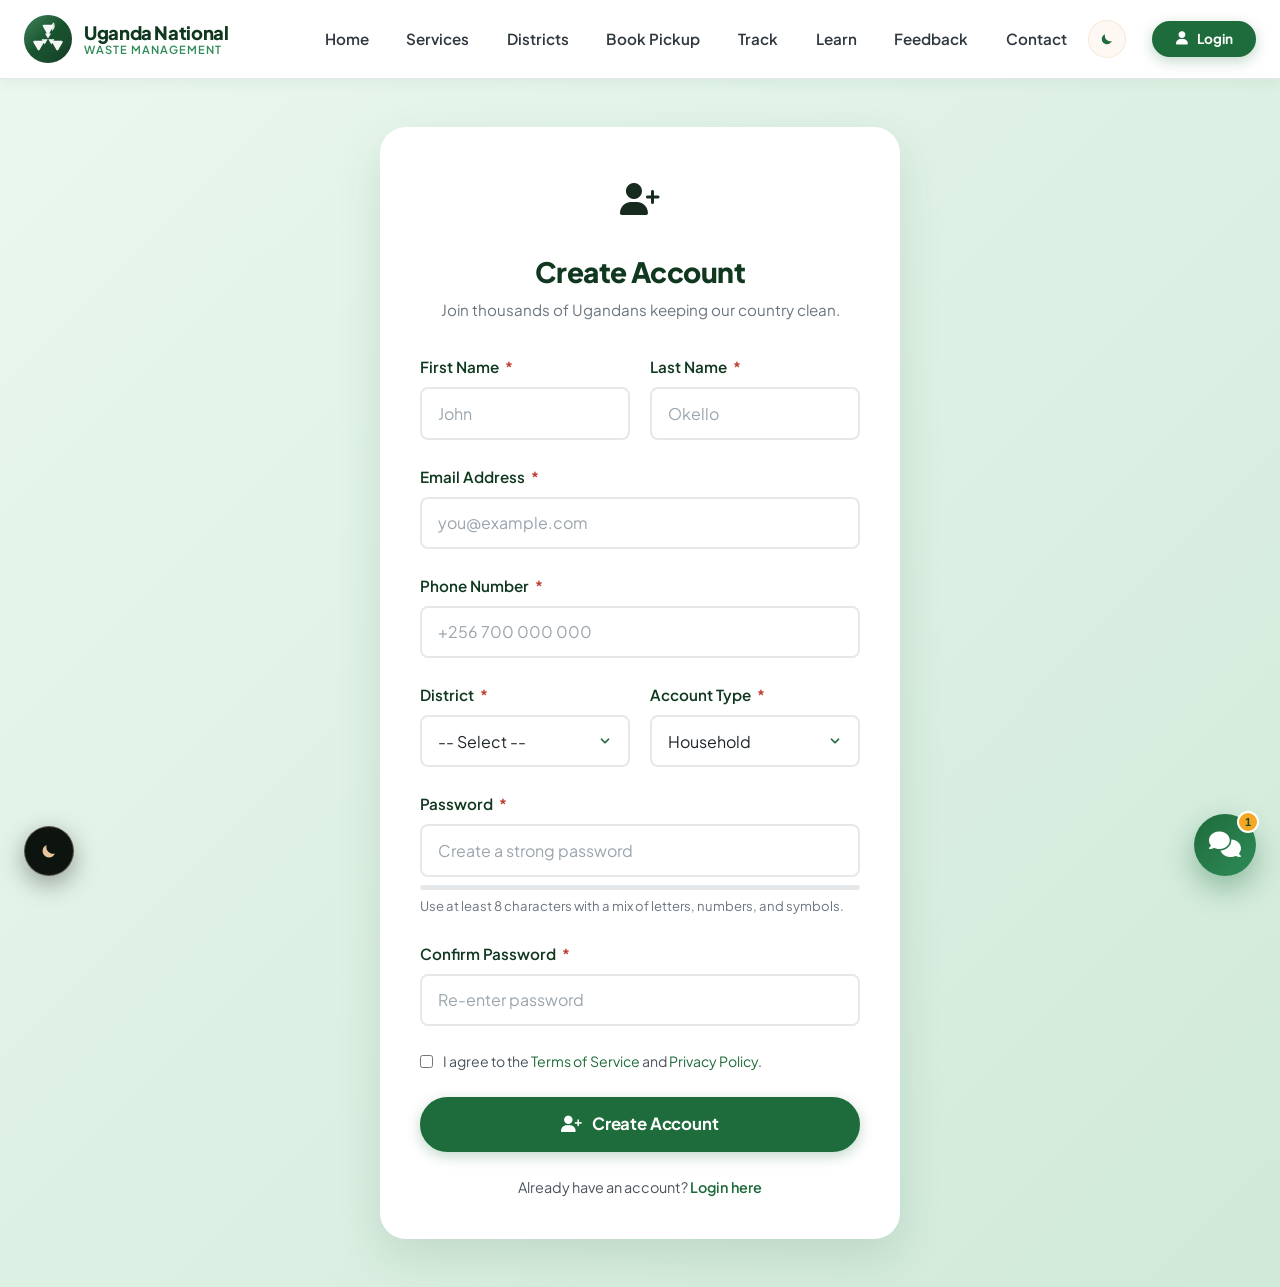
<file: html/register.html>
<!DOCTYPE html>
<html lang="en">
<head>
  <meta charset="UTF-8">
  <meta name="viewport" content="width=device-width, initial-scale=1.0">
  <meta name="description" content="Create your UNWM account to schedule pickups, track waste collection, and manage your service.">
  <title>Register | Uganda National Waste Management</title>
  <!-- ===== Favicon & App Icons ===== -->
  <link rel="icon" type="image/svg+xml" href="../assets/logo.svg">
  <link rel="icon" type="image/png" sizes="32x32" href="../assets/favicon-32x32.png">
  <link rel="apple-touch-icon" sizes="180x180" href="../assets/apple-touch-icon.png">

  <!-- ===== PWA Meta Tags ===== -->
  <meta name="theme-color" content="#1e6b3b">
  <meta name="apple-mobile-web-app-capable" content="yes">
  <meta name="apple-mobile-web-app-status-bar-style" content="black-translucent">
  <meta name="apple-mobile-web-app-title" content="UNWM">
  <link rel="manifest" href="../manifest.json">

  <!-- ===== Fonts & Styles ===== -->
  <link rel="preconnect" href="https://fonts.googleapis.com">
  <link rel="preconnect" href="https://fonts.gstatic.com" crossorigin>
  <link href="https://fonts.googleapis.com/css2?family=Inter:wght@400;500;600;700;800&display=swap" rel="stylesheet">
  <link rel="stylesheet" href="https://cdnjs.cloudflare.com/ajax/libs/font-awesome/6.6.0/css/all.min.css">
  <link rel="stylesheet" href="../css/style.css">
  <style>
    .auth-wrapper {
      min-height: calc(100vh - 78px);
      display: flex;
      align-items: center;
      justify-content: center;
      padding: 3rem 1.5rem;
      background: linear-gradient(135deg, #eaf7ee 0%, #d0e9d9 100%);
    }
    .auth-card {
      background: var(--white);
      border-radius: var(--radius-lg);
      box-shadow: var(--shadow-lg);
      padding: 2.5rem;
      width: 100%;
      max-width: 520px;
    }
    .auth-logo {
      display: flex;
      justify-content: center;
      margin-bottom: 1.5rem;
    }
    .auth-logo .brand-icon {
      width: 64px;
      height: 64px;
      font-size: 2rem;
    }
    .auth-card h1 {
      text-align: center;
      font-size: 1.75rem;
      margin-bottom: 0.5rem;
    }
    .auth-card .subtitle {
      text-align: center;
      color: var(--gray-500);
      margin-bottom: 2rem;
      font-size: 0.95rem;
    }
    .auth-footer {
      text-align: center;
      margin-top: 1.5rem;
      font-size: 0.9rem;
      color: var(--gray-600);
    }
    .auth-footer a {
      font-weight: 600;
    }
    .password-strength {
      height: 5px;
      background: var(--gray-200);
      border-radius: 3px;
      margin-top: 0.5rem;
      overflow: hidden;
    }
    .password-strength-bar {
      height: 100%;
      width: 0%;
      transition: all 0.3s ease;
      border-radius: 3px;
    }
  </style>
</head>
<body>

  <header class="site-header">
    <nav class="navbar">
      <a href="../index.html" class="brand">
        <div class="brand-icon"><img src="../assets/logo.svg" alt="UNWM Logo" width="48" height="48"></div>
        <div class="brand-text">
          <span class="brand-title">Uganda National</span>
          <span class="brand-sub">Waste Management</span>
        </div>
      </a>
            <button class="hamburger" id="hamburger" aria-label="Toggle navigation" aria-expanded="false">
        <i class="fas fa-bars"></i>
      </button>
      <div class="nav-drawer-backdrop" id="navDrawerBackdrop"></div>
      <ul class="nav-menu" id="navMenu">
        <li class="drawer-header-item">
          <div class="drawer-logo-badge">
            <img src="../assets/logo.svg" alt="UNWM Logo">
          </div>
          <button type="button" class="drawer-close-btn" id="drawerCloseBtn" aria-label="Close navigation">
            <i class="fas fa-times"></i>
          </button>
        </li>
        <li><a href="../index.html" class="nav-link">Home</a></li>
        <li><a href="services.html" class="nav-link">Services</a></li>
        <li>
          <a href="districts.html" class="nav-link">Districts</a>
          <span class="drawer-subtext">All 135+ Municipalities</span>
        </li>
        <li>
          <a href="booking.html" class="nav-link">Book Pickup</a>
          <span class="drawer-subtext">Instant ETA · Quick Dispatch</span>
        </li>
        <li>
          <a href="track.html" class="nav-link">Track</a>
          <span class="drawer-subtext">Live Truck GPS · Status</span>
        </li>
        <li><a href="learn.html" class="nav-link">Learn</a></li>
        <li><a href="feedback.html" class="nav-link">Feedback</a></li>
        <li><a href="contact.html" class="nav-link">Contact</a></li>
        <li class="drawer-footer-item">
          <hr class="drawer-divider">
          <a href="contact.html" class="drawer-contact-btn">Contact</a>
          <div class="drawer-social-row">
            <a href="https://linkedin.com/company/unwm-uganda" target="_blank" rel="noopener noreferrer" aria-label="LinkedIn"><i class="fa-brands fa-linkedin-in"></i></a>
            <a href="https://x.com/unwm_uganda" target="_blank" rel="noopener noreferrer" aria-label="X (Twitter)"><i class="fa-brands fa-x-twitter"></i></a>
            <a href="https://youtube.com/@unwmuganda" target="_blank" rel="noopener noreferrer" aria-label="YouTube"><i class="fa-brands fa-youtube"></i></a>
            <a href="https://wa.me/256700000000" target="_blank" rel="noopener noreferrer" aria-label="WhatsApp"><i class="fa-brands fa-whatsapp"></i></a>
          </div>
        </li>
        <li class="nav-cta" id="navAuthBtn"><a href="login.html" class="btn btn-sm"><i class="fas fa-user"></i> Login</a></li>
      </ul>
    </nav>
  </header>

  <div class="auth-wrapper">
    <div class="auth-card">
      <div class="auth-logo">
        <div class="brand-icon"><i class="fas fa-user-plus"></i></div>
      </div>
      <h1>Create Account</h1>
      <p class="subtitle">Join thousands of Ugandans keeping our country clean.</p>

      <form id="registerForm">
        <div class="form-row">
          <div class="form-group">
            <label class="form-label" for="regFirstName">First Name <span class="required">*</span></label>
            <input type="text" id="regFirstName" class="form-control" placeholder="John" required>
          </div>
          <div class="form-group">
            <label class="form-label" for="regLastName">Last Name <span class="required">*</span></label>
            <input type="text" id="regLastName" class="form-control" placeholder="Okello" required>
          </div>
        </div>
        <div class="form-group">
          <label class="form-label" for="regEmail">Email Address <span class="required">*</span></label>
          <input type="email" id="regEmail" class="form-control" placeholder="you@example.com" required>
        </div>
        <div class="form-group">
          <label class="form-label" for="regPhone">Phone Number <span class="required">*</span></label>
          <input type="tel" id="regPhone" class="form-control" placeholder="+256 700 000 000" required>
        </div>
        <div class="form-row">
          <div class="form-group">
            <label class="form-label" for="regDistrict">District <span class="required">*</span></label>
            <select id="regDistrict" class="form-select" required>
              <option value="">-- Select --</option>
              <option value="Kampala">Kampala</option>
              <option value="Gulu">Gulu</option>
              <option value="Mbarara">Mbarara</option>
              <option value="Jinja">Jinja</option>
              <option value="Mbale">Mbale</option>
              <option value="Fort Portal">Fort Portal</option>
              <option value="Arua">Arua</option>
              <option value="Masaka">Masaka</option>
              <option value="Other">Other</option>
            </select>
          </div>
          <div class="form-group">
            <label class="form-label" for="regAccountType">Account Type <span class="required">*</span></label>
            <select id="regAccountType" class="form-select" required>
              <option value="Household">Household</option>
              <option value="Business">Business</option>
              <option value="Institution">Institution / School</option>
              <option value="Industrial">Industrial</option>
            </select>
          </div>
        </div>
        <div class="form-group">
          <label class="form-label" for="regPassword">Password <span class="required">*</span></label>
          <input type="password" id="regPassword" class="form-control" placeholder="Create a strong password" required>
          <div class="password-strength">
            <div class="password-strength-bar" id="strengthBar"></div>
          </div>
          <span class="form-hint" id="strengthText">Use at least 8 characters with a mix of letters, numbers, and symbols.</span>
        </div>
        <div class="form-group">
          <label class="form-label" for="regConfirm">Confirm Password <span class="required">*</span></label>
          <input type="password" id="regConfirm" class="form-control" placeholder="Re-enter password" required>
        </div>
        <div class="form-group" style="display: flex; align-items: flex-start; gap: 0.6rem;">
          <input type="checkbox" id="regTerms" style="margin-top: 5px;" required>
          <label for="regTerms" style="font-size: 0.88rem; color: var(--gray-600);">I agree to the <a href="#">Terms of Service</a> and <a href="#">Privacy Policy</a>.</label>
        </div>
        <button type="submit" class="btn btn-block btn-lg"><i class="fas fa-user-plus"></i> Create Account</button>
      </form>

      <div class="auth-footer">
        Already have an account? <a href="login.html">Login here</a>
      </div>
    </div>
  </div>

  <script src="../js/script.js"></script>
  <script>
    // Password strength meter
    const pwd = document.getElementById('regPassword');
    const bar = document.getElementById('strengthBar');
    const text = document.getElementById('strengthText');

    pwd.addEventListener('input', function () {
      const val = this.value;
      let score = 0;
      if (val.length >= 8) score++;
      if (/[a-z]/.test(val) && /[A-Z]/.test(val)) score++;
      if (/\d/.test(val)) score++;
      if (/[^a-zA-Z0-9]/.test(val)) score++;

      const colors = ['#e74c3c', '#e67e22', '#f1c40f', '#27ae60'];
      const labels = ['Weak', 'Fair', 'Good', 'Strong'];

      if (val.length === 0) {
        bar.style.width = '0%';
        text.textContent = 'Use at least 8 characters with a mix of letters, numbers, and symbols.';
        return;
      }

      bar.style.width = (score * 25) + '%';
      bar.style.background = colors[Math.max(0, score - 1)];
      text.textContent = 'Password strength: ' + labels[Math.max(0, score - 1)];
      text.style.color = colors[Math.max(0, score - 1)];
    });

    document.getElementById('registerForm').addEventListener('submit', function (e) {
  e.preventDefault();

  const first = document.getElementById('regFirstName').value.trim();
  const last = document.getElementById('regLastName').value.trim();
  const email = document.getElementById('regEmail').value.trim();
  const phone = document.getElementById('regPhone').value.trim();
  const password = document.getElementById('regPassword').value;
  const confirm = document.getElementById('regConfirm').value;
  const district = document.getElementById('regDistrict').value;
  const accountType = document.getElementById('regAccountType').value;

  if (!UNWM.validateEmail(email)) {
    UNWM.showFormAlert('registerForm', 'danger', 'Please enter a valid email address.');
    return;
  }
  if (!UNWM.validatePhone(phone)) {
    UNWM.showFormAlert('registerForm', 'danger', 'Please enter a valid phone number.');
    return;
  }
  if (password.length < 8) {
    UNWM.showFormAlert('registerForm', 'danger', 'Password must be at least 8 characters.');
    return;
  }
  if (password !== confirm) {
    UNWM.showFormAlert('registerForm', 'danger', 'Passwords do not match.');
    return;
  }

  const newUser = {
    firstName: first,
    lastName: last,
    email: email,
    phone: phone,
    password: password,
    district: district,
    accountType: accountType,
    registeredAt: new Date().toISOString(),
    avatar: null,
    avatarColor: null
  };

  // Save logged-in user
  localStorage.setItem('unwm_user', JSON.stringify(newUser));
  localStorage.setItem('unwm_user_logged', 'true');

  // Add to users list (for admin panel)
  const users = JSON.parse(localStorage.getItem('unwm_users') || '[]');
  users.push(newUser);
  localStorage.setItem('unwm_users', JSON.stringify(users));

  UNWM.showToast('Account created successfully! Welcome to UNWM.', 'success');
  setTimeout(() => window.location.href = 'profile.html', 1500);
});
  </script>

  <!-- ===== Service Worker Registration ===== -->
  <script>
    if ('serviceWorker' in navigator) {
      window.addEventListener('load', () => {
        navigator.serviceWorker.register('/sw.js')
          .then((reg) => console.log('[PWA] Service Worker registered:', reg.scope))
          .catch((err) => console.warn('[PWA] Service Worker registration failed:', err));
      });
    }
  </script>
</body>
</html>
</file>
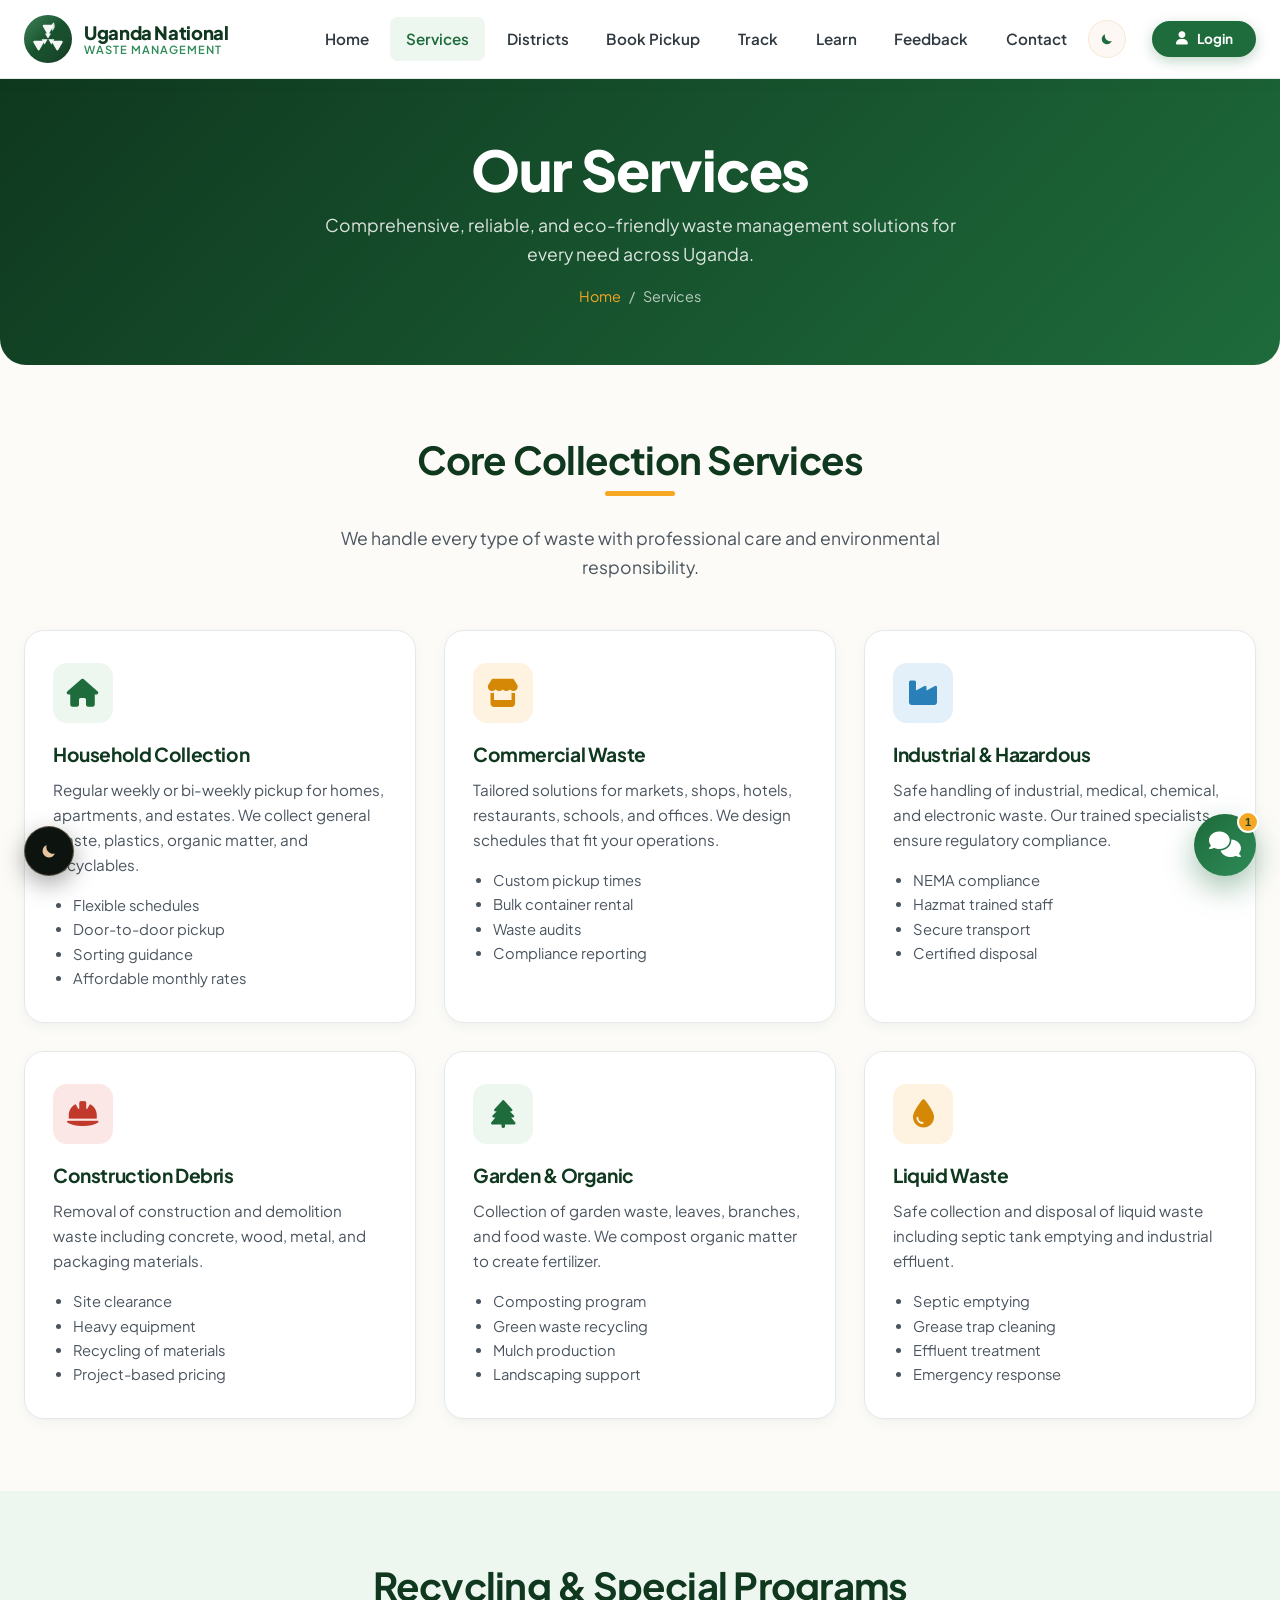
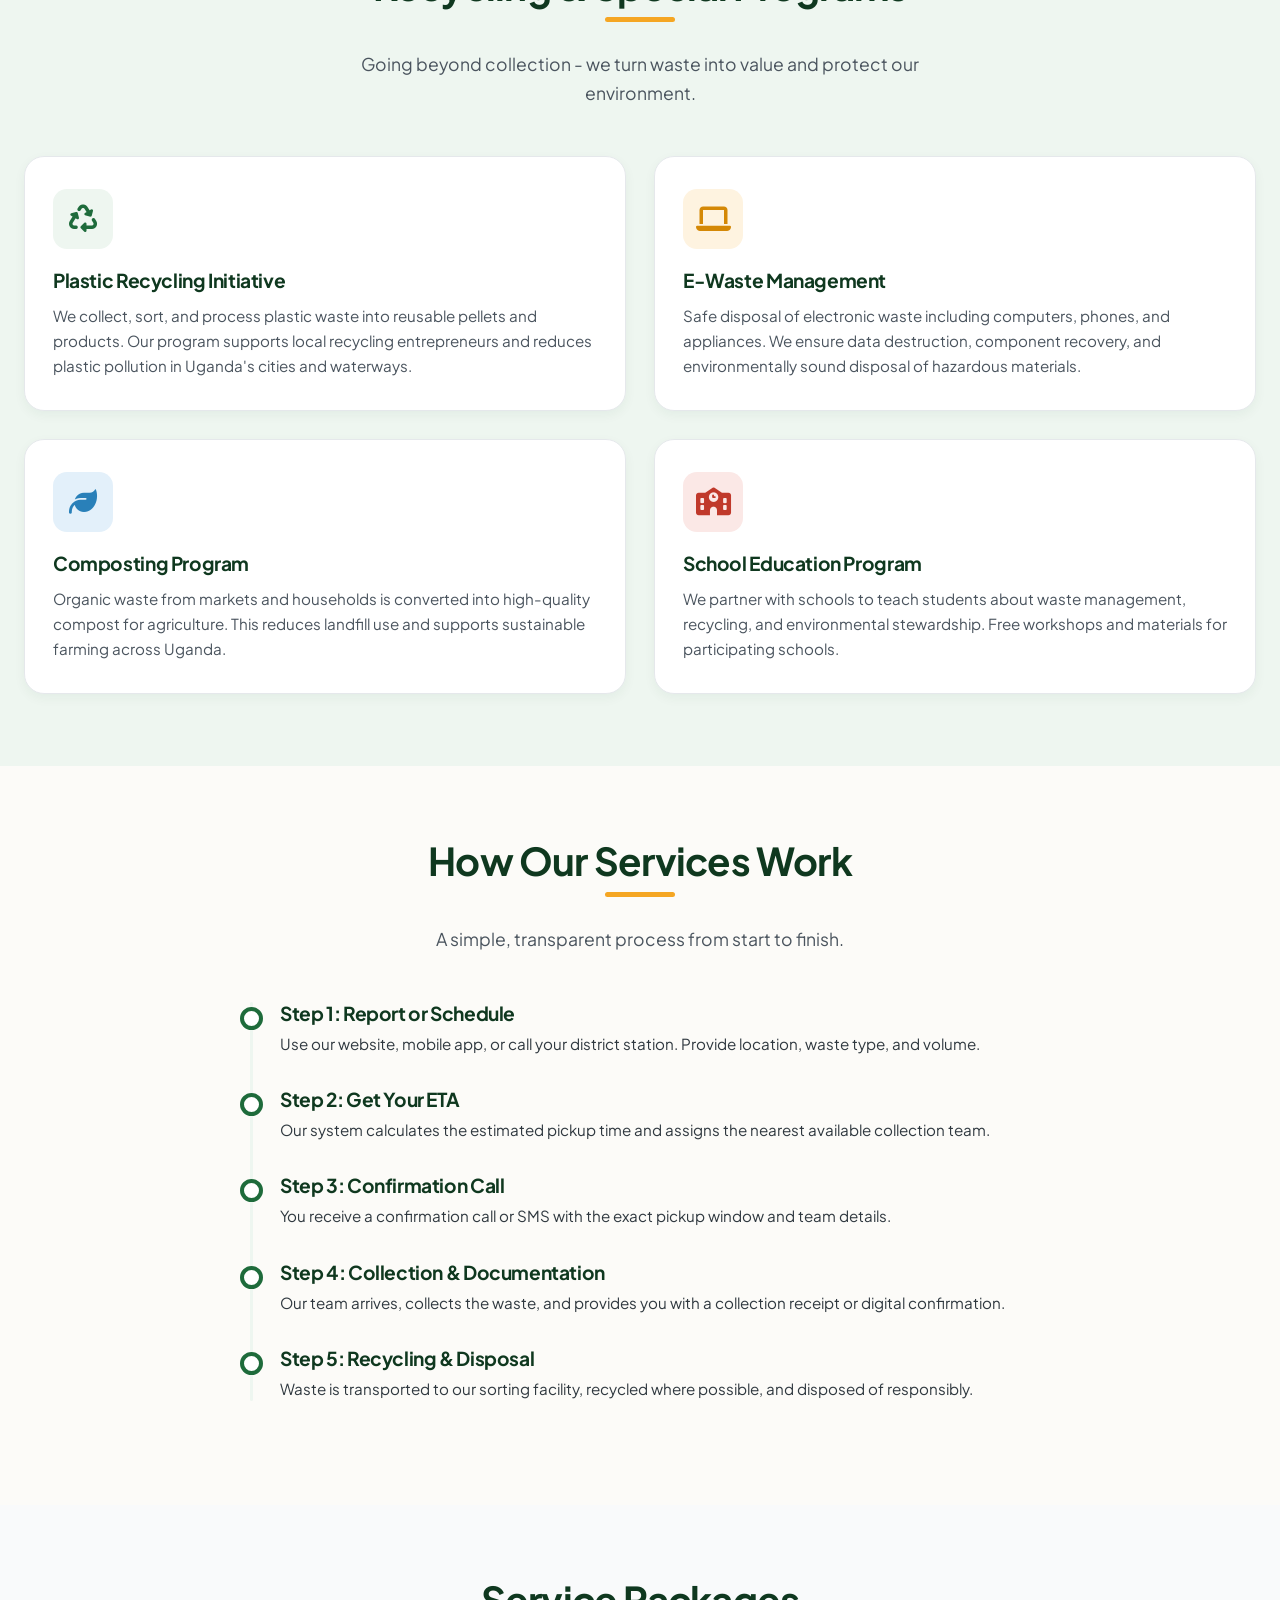
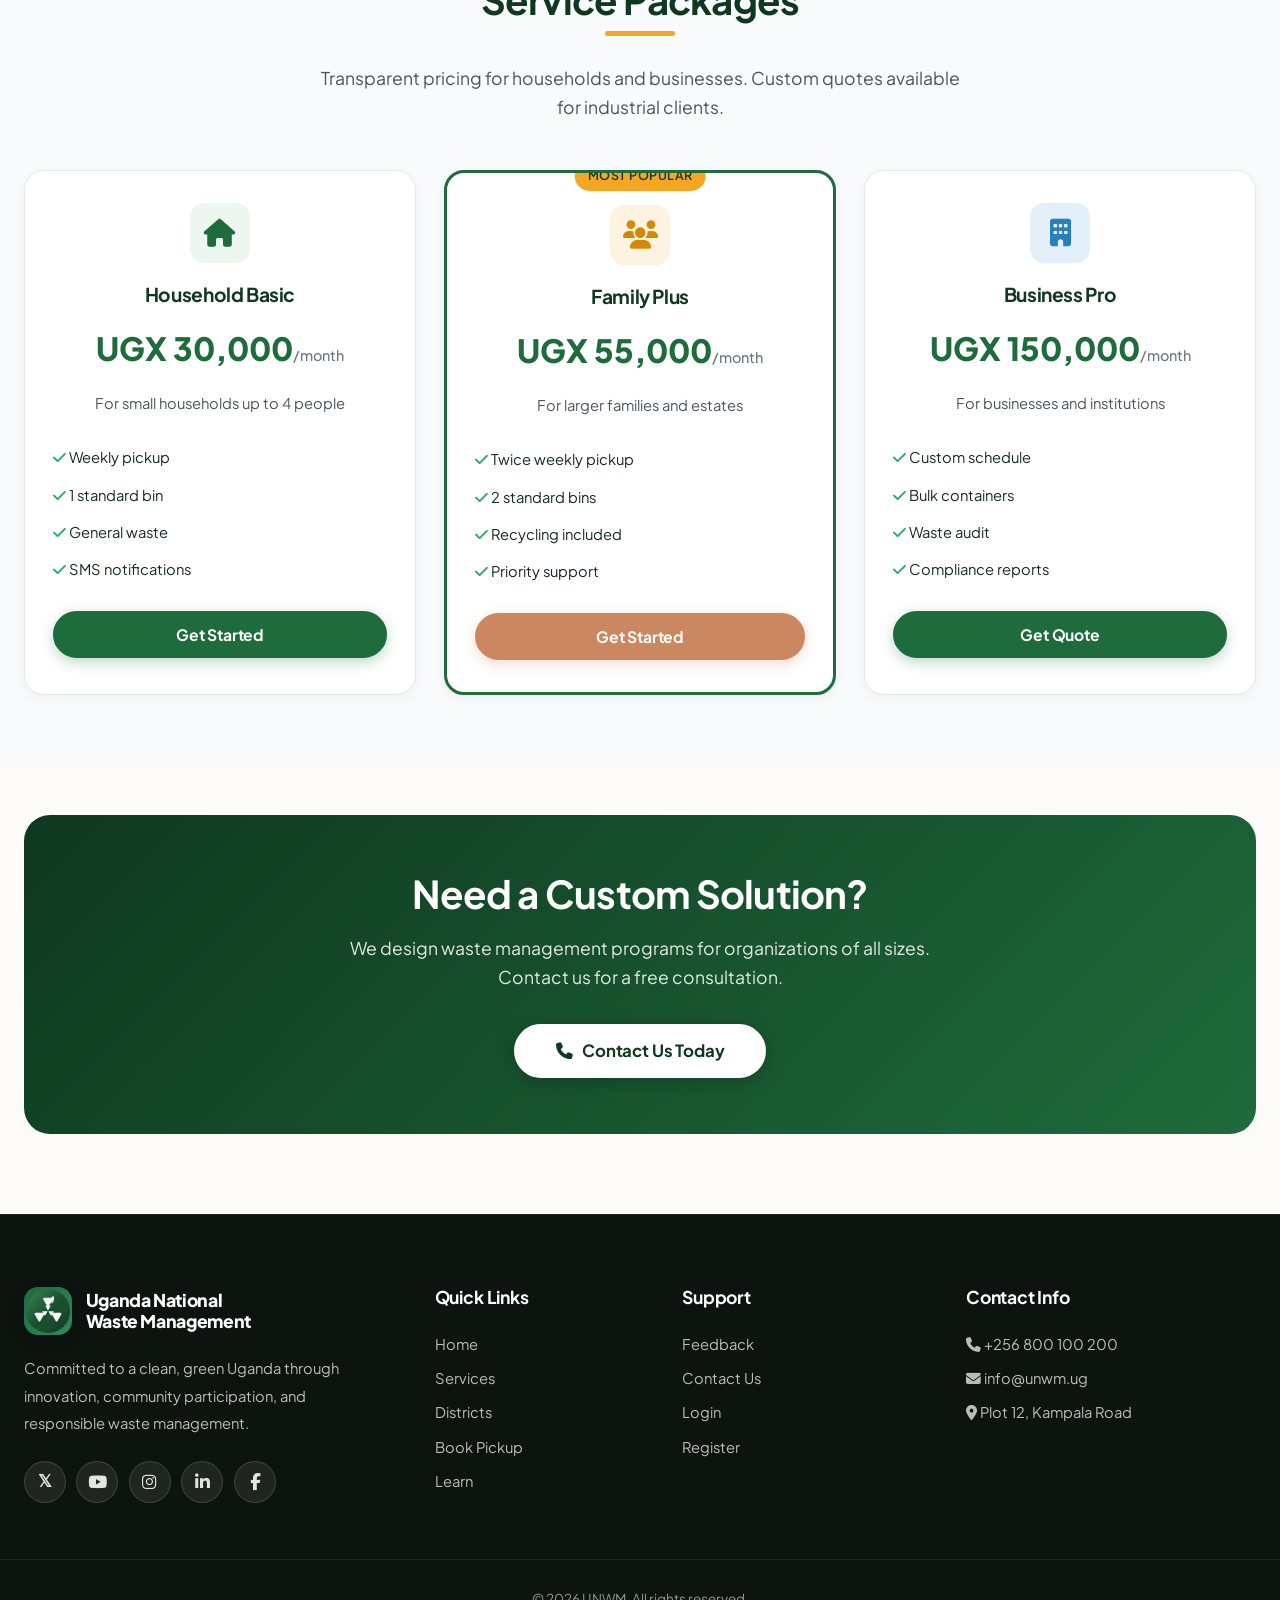
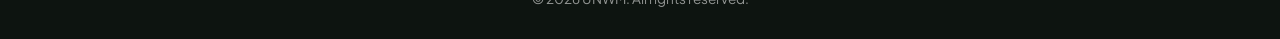
<file: html/services.html>
﻿<!DOCTYPE html>
<html lang="en">
<head>
  <meta charset="UTF-8">
  <meta name="viewport" content="width=device-width, initial-scale=1.0">
  <meta name="description" content="Explore UNWM's waste management services - household, commercial, industrial, recycling, and more across Uganda.">
  <title>Our Services | Uganda National Waste Management</title>
  <!-- ===== Favicon & App Icons ===== -->
  <link rel="icon" type="image/svg+xml" href="../assets/logo.svg">
  <link rel="icon" type="image/png" sizes="32x32" href="../assets/favicon-32x32.png">
  <link rel="apple-touch-icon" sizes="180x180" href="../assets/apple-touch-icon.png">

  <!-- ===== PWA Meta Tags ===== -->
  <meta name="theme-color" content="#1e6b3b">
  <meta name="apple-mobile-web-app-capable" content="yes">
  <meta name="apple-mobile-web-app-status-bar-style" content="black-translucent">
  <meta name="apple-mobile-web-app-title" content="UNWM">
  <link rel="manifest" href="../manifest.json">

  <!-- ===== Fonts & Styles ===== -->
  <link rel="preconnect" href="https://fonts.googleapis.com">
  <link rel="preconnect" href="https://fonts.gstatic.com" crossorigin>
  <link href="https://fonts.googleapis.com/css2?family=Inter:wght@400;500;600;700;800&display=swap" rel="stylesheet">
  <link rel="stylesheet" href="https://cdnjs.cloudflare.com/ajax/libs/font-awesome/6.6.0/css/all.min.css">
  <link rel="stylesheet" href="../css/style.css">
</head>
<body>

  <header class="site-header">
    <nav class="navbar">
      <a href="../index.html" class="brand">
        <div class="brand-icon"><img src="../assets/logo.svg" alt="UNWM Logo" width="48" height="48"></div>
        <div class="brand-text">
          <span class="brand-title">Uganda National</span>
          <span class="brand-sub">Waste Management</span>
        </div>
      </a>
            <button class="hamburger" id="hamburger" aria-label="Toggle navigation" aria-expanded="false">
        <i class="fas fa-bars"></i>
      </button>
      <div class="nav-drawer-backdrop" id="navDrawerBackdrop"></div>
      <ul class="nav-menu" id="navMenu">
        <li class="drawer-header-item">
          <div class="drawer-logo-badge">
            <img src="../assets/logo.svg" alt="UNWM Logo">
          </div>
          <button type="button" class="drawer-close-btn" id="drawerCloseBtn" aria-label="Close navigation">
            <i class="fas fa-times"></i>
          </button>
        </li>
        <li><a href="../index.html" class="nav-link">Home</a></li>
        <li><a href="services.html" class="nav-link active">Services</a></li>
        <li>
          <a href="districts.html" class="nav-link">Districts</a>
          <span class="drawer-subtext">All 135+ Municipalities</span>
        </li>
        <li>
          <a href="booking.html" class="nav-link">Book Pickup</a>
          <span class="drawer-subtext">Instant ETA · Quick Dispatch</span>
        </li>
        <li>
          <a href="track.html" class="nav-link">Track</a>
          <span class="drawer-subtext">Live Truck GPS · Status</span>
        </li>
        <li><a href="learn.html" class="nav-link">Learn</a></li>
        <li><a href="feedback.html" class="nav-link">Feedback</a></li>
        <li><a href="contact.html" class="nav-link">Contact</a></li>
        <li class="drawer-footer-item">
          <hr class="drawer-divider">
          <a href="contact.html" class="drawer-contact-btn">Contact</a>
          <div class="drawer-social-row">
            <a href="https://linkedin.com/company/unwm-uganda" target="_blank" rel="noopener noreferrer" aria-label="LinkedIn"><i class="fa-brands fa-linkedin-in"></i></a>
            <a href="https://x.com/unwm_uganda" target="_blank" rel="noopener noreferrer" aria-label="X (Twitter)"><i class="fa-brands fa-x-twitter"></i></a>
            <a href="https://youtube.com/@unwmuganda" target="_blank" rel="noopener noreferrer" aria-label="YouTube"><i class="fa-brands fa-youtube"></i></a>
            <a href="https://wa.me/256700000000" target="_blank" rel="noopener noreferrer" aria-label="WhatsApp"><i class="fa-brands fa-whatsapp"></i></a>
          </div>
        </li>
        <li class="nav-cta" id="navAuthBtn"><a href="login.html" class="btn btn-sm"><i class="fas fa-user"></i> Login</a></li>
      </ul>
    </nav>
  </header>

  <section class="page-header">
    <div class="container">
      <h1>Our Services</h1>
      <p>Comprehensive, reliable, and eco-friendly waste management solutions for every need across Uganda.</p>
      <div class="breadcrumb">
        <a href="../index.html">Home</a> <span>/</span> <span>Services</span>
      </div>
    </div>
  </section>

  <!-- Core Services -->
  <section class="section">
    <div class="container">
      <div class="section-title">
        <h2>Core Collection Services</h2>
        <p>We handle every type of waste with professional care and environmental responsibility.</p>
      </div>
      <div class="grid grid-3">
        <div class="card animate-on-scroll">
          <div class="card-icon"><i class="fas fa-home"></i></div>
          <h3>Household Collection</h3>
          <p>Regular weekly or bi-weekly pickup for homes, apartments, and estates. We collect general waste, plastics, organic matter, and recyclables.</p>
          <ul style="margin-top: 1rem; padding-left: 1.25rem; color: var(--gray-600); font-size: 0.92rem;">
            <li>Flexible schedules</li>
            <li>Door-to-door pickup</li>
            <li>Sorting guidance</li>
            <li>Affordable monthly rates</li>
          </ul>
        </div>
        <div class="card animate-on-scroll">
          <div class="card-icon accent"><i class="fas fa-store"></i></div>
          <h3>Commercial Waste</h3>
          <p>Tailored solutions for markets, shops, hotels, restaurants, schools, and offices. We design schedules that fit your operations.</p>
          <ul style="margin-top: 1rem; padding-left: 1.25rem; color: var(--gray-600); font-size: 0.92rem;">
            <li>Custom pickup times</li>
            <li>Bulk container rental</li>
            <li>Waste audits</li>
            <li>Compliance reporting</li>
          </ul>
        </div>
        <div class="card animate-on-scroll">
          <div class="card-icon info"><i class="fas fa-industry"></i></div>
          <h3>Industrial & Hazardous</h3>
          <p>Safe handling of industrial, medical, chemical, and electronic waste. Our trained specialists ensure regulatory compliance.</p>
          <ul style="margin-top: 1rem; padding-left: 1.25rem; color: var(--gray-600); font-size: 0.92rem;">
            <li>NEMA compliance</li>
            <li>Hazmat trained staff</li>
            <li>Secure transport</li>
            <li>Certified disposal</li>
          </ul>
        </div>
        <div class="card animate-on-scroll">
          <div class="card-icon danger"><i class="fas fa-hard-hat"></i></div>
          <h3>Construction Debris</h3>
          <p>Removal of construction and demolition waste including concrete, wood, metal, and packaging materials.</p>
          <ul style="margin-top: 1rem; padding-left: 1.25rem; color: var(--gray-600); font-size: 0.92rem;">
            <li>Site clearance</li>
            <li>Heavy equipment</li>
            <li>Recycling of materials</li>
            <li>Project-based pricing</li>
          </ul>
        </div>
        <div class="card animate-on-scroll">
          <div class="card-icon"><i class="fas fa-tree"></i></div>
          <h3>Garden & Organic</h3>
          <p>Collection of garden waste, leaves, branches, and food waste. We compost organic matter to create fertilizer.</p>
          <ul style="margin-top: 1rem; padding-left: 1.25rem; color: var(--gray-600); font-size: 0.92rem;">
            <li>Composting program</li>
            <li>Green waste recycling</li>
            <li>Mulch production</li>
            <li>Landscaping support</li>
          </ul>
        </div>
        <div class="card animate-on-scroll">
          <div class="card-icon accent"><i class="fas fa-tint"></i></div>
          <h3>Liquid Waste</h3>
          <p>Safe collection and disposal of liquid waste including septic tank emptying and industrial effluent.</p>
          <ul style="margin-top: 1rem; padding-left: 1.25rem; color: var(--gray-600); font-size: 0.92rem;">
            <li>Septic emptying</li>
            <li>Grease trap cleaning</li>
            <li>Effluent treatment</li>
            <li>Emergency response</li>
          </ul>
        </div>
      </div>
    </div>
  </section>

  <!-- Recycling & Special Programs -->
  <section class="section" style="background: var(--primary-pale);">
    <div class="container">
      <div class="section-title">
        <h2>Recycling & Special Programs</h2>
        <p>Going beyond collection - we turn waste into value and protect our environment.</p>
      </div>
      <div class="grid grid-2">
        <div class="card animate-on-scroll">
          <div class="card-icon"><i class="fas fa-recycle"></i></div>
          <h3>Plastic Recycling Initiative</h3>
          <p>We collect, sort, and process plastic waste into reusable pellets and products. Our program supports local recycling entrepreneurs and reduces plastic pollution in Uganda's cities and waterways.</p>
        </div>
        <div class="card animate-on-scroll">
          <div class="card-icon accent"><i class="fas fa-laptop"></i></div>
          <h3>E-Waste Management</h3>
          <p>Safe disposal of electronic waste including computers, phones, and appliances. We ensure data destruction, component recovery, and environmentally sound disposal of hazardous materials.</p>
        </div>
        <div class="card animate-on-scroll">
          <div class="card-icon info"><i class="fas fa-leaf"></i></div>
          <h3>Composting Program</h3>
          <p>Organic waste from markets and households is converted into high-quality compost for agriculture. This reduces landfill use and supports sustainable farming across Uganda.</p>
        </div>
        <div class="card animate-on-scroll">
          <div class="card-icon danger"><i class="fas fa-school"></i></div>
          <h3>School Education Program</h3>
          <p>We partner with schools to teach students about waste management, recycling, and environmental stewardship. Free workshops and materials for participating schools.</p>
        </div>
      </div>
    </div>
  </section>

  <!-- Service Process -->
  <section class="section">
    <div class="container">
      <div class="section-title">
        <h2>How Our Services Work</h2>
        <p>A simple, transparent process from start to finish.</p>
      </div>
      <div class="timeline" style="max-width: 800px; margin: 0 auto;">
        <div class="timeline-item">
          <h4>Step 1: Report or Schedule</h4>
          <p>Use our website, mobile app, or call your district station. Provide location, waste type, and volume.</p>
        </div>
        <div class="timeline-item">
          <h4>Step 2: Get Your ETA</h4>
          <p>Our system calculates the estimated pickup time and assigns the nearest available collection team.</p>
        </div>
        <div class="timeline-item">
          <h4>Step 3: Confirmation Call</h4>
          <p>You receive a confirmation call or SMS with the exact pickup window and team details.</p>
        </div>
        <div class="timeline-item">
          <h4>Step 4: Collection & Documentation</h4>
          <p>Our team arrives, collects the waste, and provides you with a collection receipt or digital confirmation.</p>
        </div>
        <div class="timeline-item">
          <h4>Step 5: Recycling & Disposal</h4>
          <p>Waste is transported to our sorting facility, recycled where possible, and disposed of responsibly.</p>
        </div>
      </div>
    </div>
  </section>

  <!-- Pricing -->
  <section class="section" style="background: var(--gray-50);">
    <div class="container">
      <div class="section-title">
        <h2>Service Packages</h2>
        <p>Transparent pricing for households and businesses. Custom quotes available for industrial clients.</p>
      </div>
      <div class="grid grid-3">
        <div class="card animate-on-scroll text-center">
          <div class="card-icon" style="margin: 0 auto 1.25rem;"><i class="fas fa-home"></i></div>
          <h3>Household Basic</h3>
          <div style="font-size: 2rem; font-weight: 800; color: var(--primary); margin: 1rem 0;">UGX 30,000<span style="font-size: 0.9rem; font-weight: 500; color: var(--gray-500);">/month</span></div>
          <p style="font-size: 0.92rem;">For small households up to 4 people</p>
          <ul style="list-style: none; padding: 0; text-align: left; margin: 1.5rem 0; font-size: 0.92rem;">
            <li style="padding: 0.4rem 0;"><i class="fas fa-check" style="color: var(--success);"></i> Weekly pickup</li>
            <li style="padding: 0.4rem 0;"><i class="fas fa-check" style="color: var(--success);"></i> 1 standard bin</li>
            <li style="padding: 0.4rem 0;"><i class="fas fa-check" style="color: var(--success);"></i> General waste</li>
            <li style="padding: 0.4rem 0;"><i class="fas fa-check" style="color: var(--success);"></i> SMS notifications</li>
          </ul>
          <a href="booking.html" class="btn btn-block">Get Started</a>
        </div>
        <div class="card animate-on-scroll text-center" style="border: 3px solid var(--primary); position: relative;">
          <span class="badge badge-accent" style="position: absolute; top: -12px; left: 50%; transform: translateX(-50%); background: var(--accent); color: var(--primary-dark);">Most Popular</span>
          <div class="card-icon accent" style="margin: 0 auto 1.25rem;"><i class="fas fa-users"></i></div>
          <h3>Family Plus</h3>
          <div style="font-size: 2rem; font-weight: 800; color: var(--primary); margin: 1rem 0;">UGX 55,000<span style="font-size: 0.9rem; font-weight: 500; color: var(--gray-500);">/month</span></div>
          <p style="font-size: 0.92rem;">For larger families and estates</p>
          <ul style="list-style: none; padding: 0; text-align: left; margin: 1.5rem 0; font-size: 0.92rem;">
            <li style="padding: 0.4rem 0;"><i class="fas fa-check" style="color: var(--success);"></i> Twice weekly pickup</li>
            <li style="padding: 0.4rem 0;"><i class="fas fa-check" style="color: var(--success);"></i> 2 standard bins</li>
            <li style="padding: 0.4rem 0;"><i class="fas fa-check" style="color: var(--success);"></i> Recycling included</li>
            <li style="padding: 0.4rem 0;"><i class="fas fa-check" style="color: var(--success);"></i> Priority support</li>
          </ul>
          <a href="booking.html" class="btn btn-block btn-accent">Get Started</a>
        </div>
        <div class="card animate-on-scroll text-center">
          <div class="card-icon info" style="margin: 0 auto 1.25rem;"><i class="fas fa-building"></i></div>
          <h3>Business Pro</h3>
          <div style="font-size: 2rem; font-weight: 800; color: var(--primary); margin: 1rem 0;">UGX 150,000<span style="font-size: 0.9rem; font-weight: 500; color: var(--gray-500);">/month</span></div>
          <p style="font-size: 0.92rem;">For businesses and institutions</p>
          <ul style="list-style: none; padding: 0; text-align: left; margin: 1.5rem 0; font-size: 0.92rem;">
            <li style="padding: 0.4rem 0;"><i class="fas fa-check" style="color: var(--success);"></i> Custom schedule</li>
            <li style="padding: 0.4rem 0;"><i class="fas fa-check" style="color: var(--success);"></i> Bulk containers</li>
            <li style="padding: 0.4rem 0;"><i class="fas fa-check" style="color: var(--success);"></i> Waste audit</li>
            <li style="padding: 0.4rem 0;"><i class="fas fa-check" style="color: var(--success);"></i> Compliance reports</li>
          </ul>
          <a href="booking.html" class="btn btn-block">Get Quote</a>
        </div>
      </div>
    </div>
  </section>

  <section class="container">
    <div class="cta-section">
      <h2>Need a Custom Solution?</h2>
      <p>We design waste management programs for organizations of all sizes. Contact us for a free consultation.</p>
      <a href="contact.html" class="btn btn-lg"><i class="fas fa-phone"></i> Contact Us Today</a>
    </div>
  </section>

  <footer class="site-footer">
    <div class="container footer-grid">
      <div class="footer-col">
        <div class="footer-brand">
          <div class="footer-brand-icon"><img src="../assets/logo.svg" alt="UNWM Logo" width="44" height="44"></div>
          <div class="footer-brand-title">Uganda National<br>Waste Management</div>
        </div>
        <p>Committed to a clean, green Uganda through innovation, community participation, and responsible waste management.</p>
                <div class="footer-social">
          <a href="https://x.com/unwm_uganda" target="_blank" rel="noopener noreferrer" aria-label="X (Twitter)"><i class="fa-brands fa-x-twitter"></i></a>
          <a href="https://youtube.com/@unwmuganda" target="_blank" rel="noopener noreferrer" aria-label="YouTube"><i class="fa-brands fa-youtube"></i></a>
          <a href="https://instagram.com/unwm_uganda" target="_blank" rel="noopener noreferrer" aria-label="Instagram"><i class="fa-brands fa-instagram"></i></a>
          <a href="https://linkedin.com/company/unwm-uganda" target="_blank" rel="noopener noreferrer" aria-label="LinkedIn"><i class="fa-brands fa-linkedin-in"></i></a>
          <a href="https://facebook.com/unwmuganda" target="_blank" rel="noopener noreferrer" aria-label="Facebook"><i class="fa-brands fa-facebook-f"></i></a>
        </div>
      </div>
      <div class="footer-col">
        <h4>Quick Links</h4>
        <a href="../index.html">Home</a>
        <a href="services.html">Services</a>
        <a href="districts.html">Districts</a>
        <a href="booking.html">Book Pickup</a>
        <a href="learn.html">Learn</a>
      </div>
      <div class="footer-col">
        <h4>Support</h4>
        <a href="feedback.html">Feedback</a>
        <a href="contact.html">Contact Us</a>
        <a href="login.html">Login</a>
        <a href="register.html">Register</a>
      </div>
      <div class="footer-col">
        <h4>Contact Info</h4>
        <p><i class="fas fa-phone"></i> +256 800 100 200</p>
        <p><i class="fas fa-envelope"></i> info@unwm.ug</p>
        <p><i class="fas fa-map-marker-alt"></i> Plot 12, Kampala Road</p>
      </div>
    </div>
    <div class="footer-bottom"><div class="container">© <span id="currentYear">2025</span> UNWM. All rights reserved.</div></div>
  </footer>

  <script src="../js/script.js"></script>

  <!-- ===== Service Worker Registration ===== -->
  <script>
    if ('serviceWorker' in navigator) {
      window.addEventListener('load', () => {
        navigator.serviceWorker.register('/sw.js')
          .then((reg) => console.log('[PWA] Service Worker registered:', reg.scope))
          .catch((err) => console.warn('[PWA] Service Worker registration failed:', err));
      });
    }
  </script>
</body>
</html>
</file>
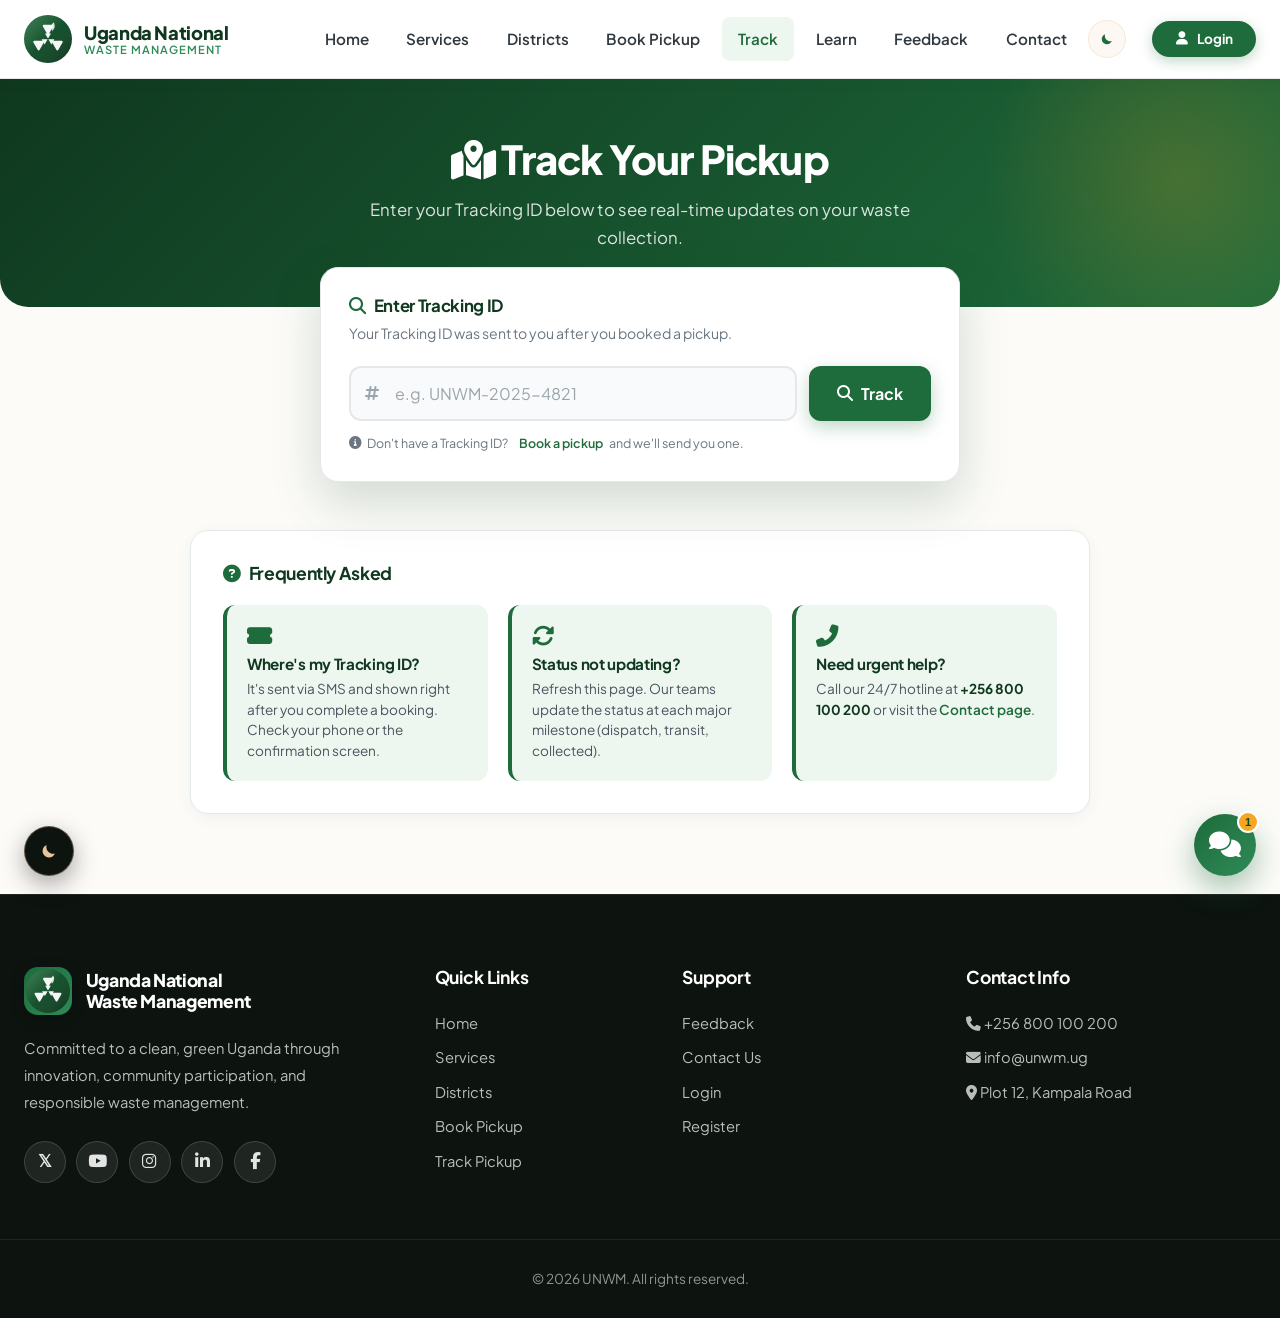
<file: html/track.html>
﻿<!DOCTYPE html>
<html lang="en">
<head>
  <meta charset="UTF-8">
  <meta name="viewport" content="width=device-width, initial-scale=1.0">
  <meta name="description" content="Track your waste pickup in real time. Enter your Tracking ID to see live status updates.">
  <title>Track Your Pickup | Uganda National Waste Management</title>
  <!-- ===== Favicon & App Icons ===== -->
  <link rel="icon" type="image/svg+xml" href="../assets/logo.svg">
  <link rel="icon" type="image/png" sizes="32x32" href="../assets/favicon-32x32.png">
  <link rel="apple-touch-icon" sizes="180x180" href="../assets/apple-touch-icon.png">

  <!-- ===== PWA Meta Tags ===== -->
  <meta name="theme-color" content="#1e6b3b">
  <meta name="apple-mobile-web-app-capable" content="yes">
  <meta name="apple-mobile-web-app-status-bar-style" content="black-translucent">
  <meta name="apple-mobile-web-app-title" content="UNWM">
  <link rel="manifest" href="../manifest.json">

  <!-- ===== Fonts & Styles ===== -->
  <link rel="preconnect" href="https://fonts.googleapis.com">
  <link rel="preconnect" href="https://fonts.gstatic.com" crossorigin>
  <link href="https://fonts.googleapis.com/css2?family=Inter:wght@400;500;600;700;800&display=swap" rel="stylesheet">
  <link rel="stylesheet" href="https://cdnjs.cloudflare.com/ajax/libs/font-awesome/6.6.0/css/all.min.css">
  <link rel="stylesheet" href="../css/style.css">
  <style>
    /* ================= TRACKING PAGE STYLES ================= */
    .track-hero {
      background: linear-gradient(135deg, var(--primary-dark), var(--primary));
      padding: 3.5rem 0;
      color: white;
      text-align: center;
      border-radius: 0 0 28px 28px;
      position: relative;
      overflow: hidden;
    }

    .track-hero::before {
      content: '';
      position: absolute;
      top: -100px;
      right: -100px;
      width: 400px;
      height: 400px;
      background: radial-gradient(circle, rgba(245, 166, 35, 0.2), transparent 70%);
      border-radius: 50%;
    }

    .track-hero h1 {
      color: white;
      margin-bottom: 0.75rem;
      font-size: clamp(1.75rem, 4vw, 2.5rem);
      position: relative;
      z-index: 2;
    }

    .track-hero p {
      color: rgba(255, 255, 255, 0.85);
      max-width: 560px;
      margin: 0 auto;
      font-size: 1.05rem;
      position: relative;
      z-index: 2;
    }

    /* ---------- SEARCH BOX ---------- */
    .track-search-box {
      max-width: 640px;
      margin: -2.5rem auto 3rem;
      background: white;
      border-radius: 18px;
      padding: 1.75rem;
      box-shadow: 0 20px 50px rgba(15, 74, 40, 0.18);
      position: relative;
      z-index: 3;
      border: 1px solid var(--gray-200);
    }

    .track-search-box h3 {
      font-size: 1.05rem;
      margin-bottom: 0.35rem;
      display: flex;
      align-items: center;
      gap: 0.5rem;
      color: var(--primary-dark);
    }

    .track-search-box p {
      color: var(--gray-500);
      font-size: 0.88rem;
      margin-bottom: 1.25rem;
    }

    .track-search-form {
      display: flex;
      gap: 0.75rem;
      flex-wrap: wrap;
    }

    .track-input-wrapper {
      flex: 1;
      min-width: 200px;
      position: relative;
    }

    .track-input-wrapper i {
      position: absolute;
      left: 1rem;
      top: 50%;
      transform: translateY(-50%);
      color: var(--gray-400);
      font-size: 1rem;
    }

    .track-input {
      width: 100%;
      padding: 0.95rem 1rem 0.95rem 2.75rem;
      border: 2px solid var(--gray-200);
      border-radius: 12px;
      font-family: inherit;
      font-size: 1rem;
      font-weight: 600;
      letter-spacing: 1px;
      text-transform: uppercase;
      background: var(--gray-50);
      transition: all 0.2s;
    }

    .track-input:focus {
      outline: none;
      border-color: var(--primary);
      background: white;
      box-shadow: 0 0 0 4px rgba(30, 107, 59, 0.1);
    }

    .track-input::placeholder {
      text-transform: none;
      letter-spacing: normal;
      font-weight: 400;
      color: var(--gray-400);
    }

    .track-btn {
      background: var(--primary);
      color: white;
      border: none;
      padding: 0.95rem 1.75rem;
      border-radius: 12px;
      font-family: inherit;
      font-weight: 700;
      font-size: 1rem;
      cursor: pointer;
      transition: all 0.2s;
      display: inline-flex;
      align-items: center;
      gap: 0.5rem;
      white-space: nowrap;
      box-shadow: 0 6px 18px rgba(30, 107, 59, 0.28);
    }

    .track-btn:hover {
      background: var(--primary-dark);
      transform: translateY(-2px);
      box-shadow: 0 10px 25px rgba(30, 107, 59, 0.35);
    }

    .track-hint {
      font-size: 0.78rem;
      color: var(--gray-500);
      margin-top: 0.75rem;
      display: flex;
      align-items: center;
      gap: 0.4rem;
    }

    /* ---------- ERROR / NOT FOUND ---------- */
    .track-not-found {
      max-width: 640px;
      margin: 0 auto 3rem;
      background: #fbe8e6;
      border-left: 5px solid var(--danger);
      border-radius: 12px;
      padding: 1.5rem;
      display: none;
      align-items: center;
      gap: 1rem;
    }

    .track-not-found.show { display: flex; }

    .track-not-found i {
      font-size: 2rem;
      color: var(--danger);
    }

    .track-not-found h4 {
      margin: 0 0 0.25rem;
      color: #7a1f15;
      font-size: 1rem;
    }

    .track-not-found p {
      margin: 0;
      color: #7a1f15;
      font-size: 0.9rem;
    }

    /* ---------- RESULT PANEL ---------- */
    .track-result {
      max-width: 900px;
      margin: 0 auto 4rem;
      display: none;
    }

    .track-result.show { display: block; }

    /* ---------- PICKUP CARD ---------- */
    .pickup-card {
      background: white;
      border-radius: 18px;
      box-shadow: 0 10px 30px rgba(15, 74, 40, 0.08);
      border: 1px solid var(--gray-200);
      padding: 2rem;
      margin-bottom: 1.75rem;
      position: relative;
      overflow: hidden;
    }

    .pickup-card::before {
      content: '';
      position: absolute;
      top: 0;
      left: 0;
      right: 0;
      height: 5px;
      background: linear-gradient(90deg, var(--primary), var(--primary-light), var(--accent));
    }

    .pickup-header {
      display: flex;
      justify-content: space-between;
      align-items: flex-start;
      gap: 1rem;
      flex-wrap: wrap;
      margin-bottom: 1.5rem;
      padding-bottom: 1.25rem;
      border-bottom: 1px solid var(--gray-100);
    }

    .pickup-id-block h2 {
      font-size: 1.4rem;
      margin: 0 0 0.25rem;
      color: var(--primary-dark);
      font-family: 'Courier New', monospace;
      letter-spacing: 1px;
    }

    .pickup-id-block p {
      font-size: 0.85rem;
      color: var(--gray-500);
      margin: 0;
    }

    .pickup-status-badge {
      display: inline-flex;
      align-items: center;
      gap: 0.5rem;
      padding: 0.6rem 1.25rem;
      border-radius: 24px;
      font-weight: 700;
      font-size: 0.9rem;
      text-transform: uppercase;
      letter-spacing: 0.5px;
    }

    .status-received { background: #e3f0fa; color: #1a5a85; }
    .status-confirmed { background: #fef3e0; color: #7a4a00; }
    .status-dispatched { background: #e6f4ea; color: #0f4a28; }
    .status-transit { background: #f0e6fa; color: #5a2d85; }
    .status-collected { background: #d4f3e0; color: #155d36; }
    .status-completed { background: #27ae60; color: white; }
    .status-cancelled { background: #fbe8e6; color: #7a1f15; }

    .pickup-details {
      display: grid;
      grid-template-columns: repeat(auto-fit, minmax(200px, 1fr));
      gap: 1.25rem;
      margin-bottom: 1.75rem;
    }

    .pickup-detail-item {
      background: var(--gray-50);
      border-radius: 10px;
      padding: 0.9rem 1.1rem;
      border: 1px solid var(--gray-100);
    }

    .pickup-detail-label {
      font-size: 0.7rem;
      color: var(--gray-500);
      text-transform: uppercase;
      font-weight: 700;
      letter-spacing: 0.6px;
      display: block;
      margin-bottom: 0.35rem;
    }

    .pickup-detail-value {
      font-size: 0.95rem;
      color: var(--gray-800);
      font-weight: 600;
      display: flex;
      align-items: center;
      gap: 0.4rem;
    }

    .pickup-detail-value i {
      color: var(--primary);
      font-size: 0.9rem;
    }

    /* ---------- ETA BANNER ---------- */
    .eta-banner {
      background: linear-gradient(135deg, #eaf7ee, #d0e9d9);
      border-left: 5px solid var(--primary);
      border-radius: 12px;
      padding: 1.25rem 1.5rem;
      display: flex;
      align-items: center;
      gap: 1rem;
      flex-wrap: wrap;
    }

    .eta-banner i {
      font-size: 2rem;
      color: var(--primary);
    }

    .eta-banner-text {
      flex: 1;
      min-width: 200px;
    }

    .eta-banner-text strong {
      display: block;
      font-size: 1.1rem;
      color: var(--primary-dark);
      margin-bottom: 0.2rem;
    }

    .eta-banner-text small {
      color: var(--gray-600);
      font-size: 0.85rem;
    }

    /* ---------- PROGRESS TIMELINE ---------- */
    .progress-panel {
      background: white;
      border-radius: 18px;
      box-shadow: 0 10px 30px rgba(15, 74, 40, 0.08);
      border: 1px solid var(--gray-200);
      padding: 2rem;
      margin-bottom: 1.75rem;
    }

    .progress-panel-header {
      display: flex;
      justify-content: space-between;
      align-items: center;
      margin-bottom: 1.75rem;
      flex-wrap: wrap;
      gap: 1rem;
    }

    .progress-panel-header h3 {
      margin: 0;
      font-size: 1.15rem;
      display: flex;
      align-items: center;
      gap: 0.5rem;
    }

    .live-indicator {
      display: inline-flex;
      align-items: center;
      gap: 0.5rem;
      font-size: 0.78rem;
      font-weight: 700;
      color: var(--primary);
      text-transform: uppercase;
      letter-spacing: 0.5px;
    }

    .live-dot {
      width: 9px;
      height: 9px;
      border-radius: 50%;
      background: var(--primary);
      box-shadow: 0 0 0 4px rgba(30, 107, 59, 0.2);
      animation: livePulse 1.5s infinite;
    }

    @keyframes livePulse {
      0%, 100% { opacity: 1; transform: scale(1); }
      50% { opacity: 0.6; transform: scale(1.15); }
    }

    /* Vertical stepper */
    .stepper {
      position: relative;
      padding-left: 3rem;
    }

    .stepper::before {
      content: '';
      position: absolute;
      left: 20px;
      top: 20px;
      bottom: 20px;
      width: 3px;
      background: var(--gray-200);
      border-radius: 3px;
    }

    .step-item {
      position: relative;
      padding-bottom: 2rem;
      opacity: 0.45;
      transition: opacity 0.3s;
    }

    .step-item:last-child { padding-bottom: 0; }

    .step-item.done,
    .step-item.active {
      opacity: 1;
    }

    .step-marker {
      position: absolute;
      left: -3rem;
      top: 0;
      width: 44px;
      height: 44px;
      border-radius: 50%;
      background: white;
      border: 3px solid var(--gray-300);
      display: flex;
      align-items: center;
      justify-content: center;
      color: var(--gray-400);
      font-size: 1rem;
      transition: all 0.3s;
      z-index: 2;
      box-shadow: 0 0 0 6px white;
    }

    .step-item.done .step-marker {
      background: var(--primary);
      border-color: var(--primary);
      color: white;
    }

    .step-item.active .step-marker {
      background: var(--accent);
      border-color: var(--accent);
      color: var(--primary-dark);
      animation: activeMarker 1.8s infinite;
    }

    @keyframes activeMarker {
      0%, 100% { box-shadow: 0 0 0 6px white, 0 0 0 6px rgba(245, 166, 35, 0.4); }
      50% { box-shadow: 0 0 0 6px white, 0 0 0 14px rgba(245, 166, 35, 0); }
    }

    .step-content h4 {
      font-size: 1rem;
      margin: 0 0 0.25rem;
      color: var(--primary-dark);
      display: flex;
      align-items: center;
      gap: 0.6rem;
      flex-wrap: wrap;
    }

    .step-content p {
      font-size: 0.88rem;
      color: var(--gray-600);
      margin: 0.25rem 0 0;
    }

    .step-time {
      font-size: 0.75rem;
      color: var(--gray-400);
      display: inline-flex;
      align-items: center;
      gap: 0.35rem;
      margin-top: 0.35rem;
    }

    .step-current-tag {
      display: inline-flex;
      align-items: center;
      gap: 0.3rem;
      font-size: 0.68rem;
      font-weight: 800;
      background: var(--accent);
      color: var(--primary-dark);
      padding: 0.15rem 0.55rem;
      border-radius: 10px;
      text-transform: uppercase;
      letter-spacing: 0.5px;
    }

    /* ---------- MAP SECTION ---------- */
    .track-map {
      background: white;
      border-radius: 18px;
      box-shadow: 0 10px 30px rgba(15, 74, 40, 0.08);
      border: 1px solid var(--gray-200);
      overflow: hidden;
      margin-bottom: 1.75rem;
    }

    .track-map-header {
      padding: 1.25rem 1.5rem;
      border-bottom: 1px solid var(--gray-100);
      display: flex;
      justify-content: space-between;
      align-items: center;
      flex-wrap: wrap;
      gap: 0.75rem;
    }

    .track-map-header h3 {
      margin: 0;
      font-size: 1.05rem;
      display: flex;
      align-items: center;
      gap: 0.5rem;
    }

    .track-map-iframe {
      width: 100%;
      height: 320px;
      border: none;
      display: block;
    }

    /* ---------- ACTION BUTTONS ---------- */
    .track-actions {
      display: flex;
      gap: 0.75rem;
      flex-wrap: wrap;
      margin-bottom: 1.5rem;
    }

    .track-actions .btn {
      flex: 1;
      min-width: 160px;
      justify-content: center;
    }

    /* ---------- HISTORY LIST ---------- */
    .history-list {
      max-width: 900px;
      margin: 0 auto 4rem;
      display: none;
    }

    .history-list.show { display: block; }

    .history-list h3 {
      margin-bottom: 1.25rem;
      color: var(--primary-dark);
      display: flex;
      align-items: center;
      gap: 0.5rem;
    }

    .history-item {
      background: white;
      border-radius: 12px;
      padding: 1.25rem 1.5rem;
      margin-bottom: 0.75rem;
      box-shadow: 0 2px 10px rgba(15, 74, 40, 0.06);
      border: 1px solid var(--gray-200);
      border-left: 4px solid var(--primary);
      display: flex;
      justify-content: space-between;
      align-items: center;
      gap: 1rem;
      flex-wrap: wrap;
      cursor: pointer;
      transition: all 0.2s;
    }

    .history-item:hover {
      transform: translateY(-2px);
      box-shadow: 0 8px 20px rgba(15, 74, 40, 0.1);
    }

    .history-item-id {
      font-family: 'Courier New', monospace;
      font-weight: 700;
      color: var(--primary-dark);
      font-size: 0.95rem;
      letter-spacing: 1px;
    }

    .history-item-meta {
      font-size: 0.82rem;
      color: var(--gray-500);
      margin-top: 0.2rem;
    }

    .history-item-status {
      padding: 0.35rem 0.85rem;
      border-radius: 20px;
      font-size: 0.72rem;
      font-weight: 700;
      text-transform: uppercase;
      letter-spacing: 0.4px;
    }

    /* ---------- HELP SECTION ---------- */
    .track-help {
      max-width: 900px;
      margin: 0 auto 4rem;
      background: white;
      border-radius: 18px;
      padding: 2rem;
      border: 1px solid var(--gray-200);
      box-shadow: 0 4px 14px rgba(15, 74, 40, 0.05);
    }

    .track-help h3 {
      margin-bottom: 1.25rem;
      font-size: 1.1rem;
      display: flex;
      align-items: center;
      gap: 0.5rem;
    }

    .track-help-grid {
      display: grid;
      grid-template-columns: repeat(auto-fit, minmax(220px, 1fr));
      gap: 1.25rem;
    }

    .track-help-card {
      background: var(--primary-pale);
      border-radius: 12px;
      padding: 1.25rem;
      border-left: 4px solid var(--primary);
    }

    .track-help-card i {
      font-size: 1.4rem;
      color: var(--primary);
      margin-bottom: 0.5rem;
      display: block;
    }

    .track-help-card h4 {
      font-size: 0.95rem;
      margin-bottom: 0.35rem;
      color: var(--primary-dark);
    }

    .track-help-card p {
      font-size: 0.85rem;
      color: var(--gray-600);
      margin: 0;
      line-height: 1.5;
    }

    /* ---------- RESPONSIVE ---------- */
    @media (max-width: 640px) {
      .track-search-box { padding: 1.25rem; margin-top: -1.5rem; }
      .track-search-form { flex-direction: column; }
      .track-btn { width: 100%; justify-content: center; }
      .pickup-card, .progress-panel, .track-help { padding: 1.25rem; }
      .pickup-header { flex-direction: column; align-items: flex-start; }
      .stepper { padding-left: 2.5rem; }
      .step-marker { left: -2.5rem; width: 38px; height: 38px; }
      .track-map-iframe { height: 240px; }
    }
  </style>
</head>
<body>

  <header class="site-header">
    <nav class="navbar">
      <a href="../index.html" class="brand">
        <div class="brand-icon"><img src="../assets/logo.svg" alt="UNWM Logo" width="48" height="48"></div>
        <div class="brand-text">
          <span class="brand-title">Uganda National</span>
          <span class="brand-sub">Waste Management</span>
        </div>
      </a>
            <button class="hamburger" id="hamburger" aria-label="Toggle navigation" aria-expanded="false">
        <i class="fas fa-bars"></i>
      </button>
      <div class="nav-drawer-backdrop" id="navDrawerBackdrop"></div>
      <ul class="nav-menu" id="navMenu">
        <li class="drawer-header-item">
          <div class="drawer-logo-badge">
            <img src="../assets/logo.svg" alt="UNWM Logo">
          </div>
          <button type="button" class="drawer-close-btn" id="drawerCloseBtn" aria-label="Close navigation">
            <i class="fas fa-times"></i>
          </button>
        </li>
        <li><a href="../index.html" class="nav-link">Home</a></li>
        <li><a href="services.html" class="nav-link">Services</a></li>
        <li>
          <a href="districts.html" class="nav-link">Districts</a>
          <span class="drawer-subtext">All 135+ Municipalities</span>
        </li>
        <li>
          <a href="booking.html" class="nav-link">Book Pickup</a>
          <span class="drawer-subtext">Instant ETA · Quick Dispatch</span>
        </li>
        <li>
          <a href="track.html" class="nav-link active">Track</a>
          <span class="drawer-subtext">Live Truck GPS · Status</span>
        </li>
        <li><a href="learn.html" class="nav-link">Learn</a></li>
        <li><a href="feedback.html" class="nav-link">Feedback</a></li>
        <li><a href="contact.html" class="nav-link">Contact</a></li>
        <li class="drawer-footer-item">
          <hr class="drawer-divider">
          <a href="contact.html" class="drawer-contact-btn">Contact</a>
          <div class="drawer-social-row">
            <a href="https://linkedin.com/company/unwm-uganda" target="_blank" rel="noopener noreferrer" aria-label="LinkedIn"><i class="fa-brands fa-linkedin-in"></i></a>
            <a href="https://x.com/unwm_uganda" target="_blank" rel="noopener noreferrer" aria-label="X (Twitter)"><i class="fa-brands fa-x-twitter"></i></a>
            <a href="https://youtube.com/@unwmuganda" target="_blank" rel="noopener noreferrer" aria-label="YouTube"><i class="fa-brands fa-youtube"></i></a>
            <a href="https://wa.me/256700000000" target="_blank" rel="noopener noreferrer" aria-label="WhatsApp"><i class="fa-brands fa-whatsapp"></i></a>
          </div>
        </li>
        <li class="nav-cta" id="navAuthBtn"><a href="login.html" class="btn btn-sm"><i class="fas fa-user"></i> Login</a></li>
      </ul>
    </nav>
  </header>

  <!-- ========== HERO ========== -->
  <section class="track-hero">
    <div class="container">
      <h1><i class="fas fa-map-marked-alt"></i> Track Your Pickup</h1>
      <p>Enter your Tracking ID below to see real-time updates on your waste collection.</p>
    </div>
  </section>

  <!-- ========== SEARCH BOX ========== -->
  <div class="container">
    <div class="track-search-box">
      <h3><i class="fas fa-search" style="color: var(--primary);"></i> Enter Tracking ID</h3>
      <p>Your Tracking ID was sent to you after you booked a pickup.</p>

      <form class="track-search-form" id="trackSearchForm">
        <div class="track-input-wrapper">
          <i class="fas fa-hashtag"></i>
          <input type="text" id="trackInput" class="track-input" placeholder="e.g. UNWM-2025-4821" maxlength="20">
        </div>
        <button type="submit" class="track-btn">
          <i class="fas fa-search"></i> Track
        </button>
      </form>

      <div class="track-hint">
        <i class="fas fa-info-circle"></i> Don't have a Tracking ID? <a href="booking.html" style="font-weight: 600; margin-left: 4px;">Book a pickup</a> and we'll send you one.
      </div>
    </div>

    <!-- Error message -->
    <div class="track-not-found" id="trackNotFound">
      <i class="fas fa-search-minus"></i>
      <div>
        <h4>Tracking ID not found</h4>
        <p>Please double-check the ID and try again. IDs are formatted like <strong>UNWM-2025-XXXX</strong>.</p>
      </div>
    </div>

    <!-- Result panel -->
    <div class="track-result" id="trackResult">
      <!-- Populated by JS -->
    </div>

    <!-- History (recent pickups from this browser) -->
    <div class="history-list" id="historyList">
      <h3><i class="fas fa-history" style="color: var(--primary);"></i> Your Recent Pickups</h3>
      <div id="historyItems"></div>
    </div>

    <!-- Help section -->
    <div class="track-help">
      <h3><i class="fas fa-question-circle" style="color: var(--primary);"></i> Frequently Asked</h3>
      <div class="track-help-grid">
        <div class="track-help-card">
          <i class="fas fa-ticket-alt"></i>
          <h4>Where's my Tracking ID?</h4>
          <p>It's sent via SMS and shown right after you complete a booking. Check your phone or the confirmation screen.</p>
        </div>
        <div class="track-help-card">
          <i class="fas fa-sync-alt"></i>
          <h4>Status not updating?</h4>
          <p>Refresh this page. Our teams update the status at each major milestone (dispatch, transit, collected).</p>
        </div>
        <div class="track-help-card">
          <i class="fas fa-phone-alt"></i>
          <h4>Need urgent help?</h4>
          <p>Call our 24/7 hotline at <strong>+256 800 100 200</strong> or visit the <a href="contact.html" style="color: var(--primary); font-weight: 600;">Contact page</a>.</p>
        </div>
      </div>
    </div>
  </div>

  <footer class="site-footer">
    <div class="container footer-grid">
      <div class="footer-col">
        <div class="footer-brand">
          <div class="footer-brand-icon"><img src="../assets/logo.svg" alt="UNWM Logo" width="44" height="44"></div>
          <div class="footer-brand-title">Uganda National<br>Waste Management</div>
        </div>
        <p>Committed to a clean, green Uganda through innovation, community participation, and responsible waste management.</p>
                <div class="footer-social">
          <a href="https://x.com/unwm_uganda" target="_blank" rel="noopener noreferrer" aria-label="X (Twitter)"><i class="fa-brands fa-x-twitter"></i></a>
          <a href="https://youtube.com/@unwmuganda" target="_blank" rel="noopener noreferrer" aria-label="YouTube"><i class="fa-brands fa-youtube"></i></a>
          <a href="https://instagram.com/unwm_uganda" target="_blank" rel="noopener noreferrer" aria-label="Instagram"><i class="fa-brands fa-instagram"></i></a>
          <a href="https://linkedin.com/company/unwm-uganda" target="_blank" rel="noopener noreferrer" aria-label="LinkedIn"><i class="fa-brands fa-linkedin-in"></i></a>
          <a href="https://facebook.com/unwmuganda" target="_blank" rel="noopener noreferrer" aria-label="Facebook"><i class="fa-brands fa-facebook-f"></i></a>
        </div>
      </div>
      <div class="footer-col"><h4>Quick Links</h4><a href="../index.html">Home</a><a href="services.html">Services</a><a href="districts.html">Districts</a><a href="booking.html">Book Pickup</a><a href="track.html">Track Pickup</a></div>
      <div class="footer-col"><h4>Support</h4><a href="feedback.html">Feedback</a><a href="contact.html">Contact Us</a><a href="login.html">Login</a><a href="register.html">Register</a></div>
      <div class="footer-col"><h4>Contact Info</h4><p><i class="fas fa-phone"></i> +256 800 100 200</p><p><i class="fas fa-envelope"></i> info@unwm.ug</p><p><i class="fas fa-map-marker-alt"></i> Plot 12, Kampala Road</p></div>
    </div>
    <div class="footer-bottom"><div class="container">© <span id="currentYear">2025</span> UNWM. All rights reserved.</div></div>
  </footer>

  <script src="../js/script.js"></script>
  <script>
    /* ============================================================
       TRACKING PAGE LOGIC
       ============================================================ */

    const TRACKING_STAGES = [
      { key: 'received', label: 'Report Received', icon: 'fa-file-alt', desc: 'We received your pickup request.' },
      { key: 'confirmed', label: 'Confirmed by Team', icon: 'fa-check-circle', desc: 'Our team has reviewed and confirmed your request.' },
      { key: 'dispatched', label: 'Truck Dispatched', icon: 'fa-truck', desc: 'A collection truck is on the way to your location.' },
      { key: 'transit', label: 'In Transit', icon: 'fa-route', desc: 'Our team is en route to your pickup point.' },
      { key: 'collected', label: 'Collected', icon: 'fa-box', desc: 'Waste has been successfully collected.' },
      { key: 'completed', label: 'Disposed / Recycled', icon: 'fa-recycle', desc: 'Waste has been responsibly disposed of or recycled.' }
    ];

    document.addEventListener('DOMContentLoaded', function () {
      // Restore any previously tracked ID from URL
      const urlParams = new URLSearchParams(window.location.search);
      const prefill = urlParams.get('id');
      if (prefill) {
        document.getElementById('trackInput').value = prefill.toUpperCase();
        setTimeout(() => document.getElementById('trackSearchForm').dispatchEvent(new Event('submit', { cancelable: true })), 300);
      }

      setupTrackForm();
      renderHistory();
    });

    function setupTrackForm() {
      document.getElementById('trackSearchForm').addEventListener('submit', function (e) {
        e.preventDefault();

        const raw = document.getElementById('trackInput').value.trim().toUpperCase();
        if (!raw) return;

        const record = findPickup(raw);

        if (!record) {
          document.getElementById('trackResult').classList.remove('show');
          document.getElementById('trackNotFound').classList.add('show');
          return;
        }

        document.getElementById('trackNotFound').classList.remove('show');
        renderTrackingResult(record);
        saveToHistory(raw);
        // Update URL so it can be shared
        window.history.replaceState({}, '', 'track.html?id=' + encodeURIComponent(raw));
      });
    }

    function findPickup(id) {
      try {
        const bookings = JSON.parse(localStorage.getItem('unwm_reports') || '[]');
        // Match either by trackingId OR by exact raw ID
        return bookings.find(b =>
          (b.trackingId && b.trackingId.toUpperCase() === id) ||
          (b.id && b.id.toUpperCase() === id)
        ) || null;
      } catch (e) { return null; }
    }

    // ============================================================
    // RENDER
    // ============================================================
    function renderTrackingResult(record) {
      const container = document.getElementById('trackResult');
      const currentStageKey = (record.trackingStage || 'received').toLowerCase();

      const currentIndex = TRACKING_STAGES.findIndex(s => s.key === currentStageKey);

      // Header
      const statusClass = 'status-' + currentStageKey;
      const statusLabel = TRACKING_STAGES[Math.max(0, currentIndex)].label;

      // Details
      const createdDate = record.date ? new Date(record.date).toLocaleString('en-GB', {
        day: 'numeric', month: 'short', year: 'numeric', hour: '2-digit', minute: '2-digit'
      }) : '-';

      // ETA
      const etaText = record.eta || 'Calculating...';

      // Timeline HTML
      const timelineHtml = TRACKING_STAGES.map((stage, i) => {
        const isDone = i < currentIndex;
        const isActive = i === currentIndex;
        const cls = isDone ? 'done' : isActive ? 'active' : '';

        // Find timestamp for this stage from trackingHistory
        let timeStr = '';
        if (record.trackingHistory && record.trackingHistory[stage.key]) {
          timeStr = new Date(record.trackingHistory[stage.key]).toLocaleString('en-GB', {
            day: 'numeric', month: 'short', hour: '2-digit', minute: '2-digit'
          });
        } else if (isDone && record.date) {
          // Fallback estimate for past stages
          timeStr = 'Completed';
        }

        return `
          <div class="step-item ${cls}">
            <div class="step-marker"><i class="fas ${stage.icon}"></i></div>
            <div class="step-content">
              <h4>
                ${stage.label}
                ${isActive ? '<span class="step-current-tag"><i class="fas fa-circle" style="font-size:0.5rem;"></i> Current</span>' : ''}
              </h4>
              <p>${stage.desc}</p>
              ${timeStr ? `<div class="step-time"><i class="fas fa-clock"></i> ${timeStr}</div>` : ''}
            </div>
          </div>
        `;
      }).join('');

      container.innerHTML = `
        <!-- Pickup card -->
        <div class="pickup-card">
          <div class="pickup-header">
            <div class="pickup-id-block">
              <h2><i class="fas fa-hashtag" style="font-size: 1rem; color: var(--gray-400);"></i> ${escapeHtml(record.trackingId || record.id)}</h2>
              <p>Created ${createdDate}</p>
            </div>
            <div class="pickup-status-badge ${statusClass}">
              <i class="fas ${TRACKING_STAGES[Math.max(0, currentIndex)].icon}"></i>
              ${statusLabel}
            </div>
          </div>

          <div class="pickup-details">
            <div class="pickup-detail-item">
              <span class="pickup-detail-label">Customer</span>
              <div class="pickup-detail-value"><i class="fas fa-user"></i> ${escapeHtml(record.name || '-')}</div>
            </div>
            <div class="pickup-detail-item">
              <span class="pickup-detail-label">Location</span>
              <div class="pickup-detail-value"><i class="fas fa-map-marker-alt"></i> ${escapeHtml(record.area || '-')}, ${escapeHtml(record.district || '-')}</div>
            </div>
            <div class="pickup-detail-item">
              <span class="pickup-detail-label">Waste Type</span>
              <div class="pickup-detail-value"><i class="fas fa-dumpster"></i> ${escapeHtml(record.wasteType || '-')}</div>
            </div>
            <div class="pickup-detail-item">
              <span class="pickup-detail-label">Volume</span>
              <div class="pickup-detail-value"><i class="fas fa-weight-hanging"></i> ${escapeHtml(record.volume || '-')}</div>
            </div>
          </div>

          <div class="eta-banner">
            <i class="fas fa-clock"></i>
            <div class="eta-banner-text">
              <strong>Estimated Pickup: ${escapeHtml(etaText)}</strong>
              <small>Our team will call you to confirm before arrival. Please keep your phone accessible.</small>
            </div>
          </div>
        </div>

        <!-- Progress timeline -->
        <div class="progress-panel">
          <div class="progress-panel-header">
            <h3><i class="fas fa-stream" style="color: var(--primary);"></i> Progress Timeline</h3>
            <span class="live-indicator"><span class="live-dot"></span> Live Updates</span>
          </div>
          <div class="stepper">
            ${timelineHtml}
          </div>
        </div>

        <!-- Map -->
        <div class="track-map">
          <div class="track-map-header">
            <h3><i class="fas fa-map-marked-alt" style="color: var(--primary);"></i> Pickup Location</h3>
            <span style="font-size: 0.82rem; color: var(--gray-500);">
              <i class="fas fa-info-circle"></i> Showing ${escapeHtml(record.district || 'Uganda')} area
            </span>
          </div>
          <iframe
            class="track-map-iframe"
            loading="lazy"
            referrerpolicy="no-referrer-when-downgrade"
            src="https://www.google.com/maps?q=${encodeURIComponent((record.area || '') + ' ' + (record.district || 'Uganda'))}&output=embed"
            title="Pickup location map"></iframe>
        </div>

        <!-- Actions -->
        <div class="track-actions">
          <a href="contact.html" class="btn btn-outline"><i class="fas fa-phone"></i> Contact Support</a>
          <a href="booking.html" class="btn"><i class="fas fa-plus"></i> Book Another Pickup</a>
          <button class="btn btn-outline" onclick="shareTrackingId('${escapeHtml(record.trackingId || record.id)}')">
            <i class="fas fa-share-alt"></i> Share Tracking
          </button>
        </div>
      `;

      container.classList.add('show');
      container.scrollIntoView({ behavior: 'smooth', block: 'start' });
    }

    // ============================================================
    // HISTORY
    // ============================================================
    function saveToHistory(id) {
      try {
        let list = JSON.parse(localStorage.getItem('unwm_tracked_ids') || '[]');
        list = list.filter(x => x !== id);
        list.unshift(id);
        list = list.slice(0, 5); // Keep last 5
        localStorage.setItem('unwm_tracked_ids', JSON.stringify(list));
      } catch (e) { /* ignore */ }
      renderHistory();
    }

    function renderHistory() {
      const listEl = document.getElementById('historyItems');
      const wrapper = document.getElementById('historyList');
      let ids = [];
      try { ids = JSON.parse(localStorage.getItem('unwm_tracked_ids') || '[]'); } catch (e) {}

      if (!ids.length) {
        wrapper.classList.remove('show');
        return;
      }

      const bookings = JSON.parse(localStorage.getItem('unwm_reports') || '[]');

      const items = ids.map(id => {
        const b = bookings.find(x => (x.trackingId || '').toUpperCase() === id || (x.id || '').toUpperCase() === id);
        if (!b) return null;
        const stageKey = (b.trackingStage || 'received').toLowerCase();
        const stage = TRACKING_STAGES.find(s => s.key === stageKey) || TRACKING_STAGES[0];
        return `
          <div class="history-item" onclick="quickTrack('${id}')">
            <div>
              <div class="history-item-id">${escapeHtml(b.trackingId || b.id)}</div>
              <div class="history-item-meta">${escapeHtml(b.district || '')} · ${b.date ? new Date(b.date).toLocaleDateString() : ''}</div>
            </div>
            <span class="history-item-status status-${stageKey}">${stage.label}</span>
          </div>
        `;
      }).filter(Boolean);

      if (!items.length) {
        wrapper.classList.remove('show');
        return;
      }

      listEl.innerHTML = items.join('');
      wrapper.classList.add('show');
    }

    function quickTrack(id) {
      document.getElementById('trackInput').value = id;
      document.getElementById('trackSearchForm').dispatchEvent(new Event('submit', { cancelable: true }));
    }

    // ============================================================
    // SHARE
    // ============================================================
    function shareTrackingId(id) {
      const url = window.location.origin + window.location.pathname + '?id=' + encodeURIComponent(id);
      if (navigator.share) {
        navigator.share({ title: 'Track My UNWM Pickup', text: 'Track pickup ' + id, url: url }).catch(() => {});
      } else if (navigator.clipboard) {
        navigator.clipboard.writeText(url).then(() => {
          alert('Tracking link copied to clipboard!');
        }).catch(() => {
          prompt('Copy this link:', url);
        });
      } else {
        prompt('Copy this link:', url);
      }
    }

    function escapeHtml(text) {
      const div = document.createElement('div');
      div.textContent = text == null ? '' : String(text);
      return div.innerHTML;
    }
  </script>

  <!-- ===== Service Worker Registration ===== -->
  <script>
    if ('serviceWorker' in navigator) {
      window.addEventListener('load', () => {
        navigator.serviceWorker.register('/sw.js')
          .then((reg) => console.log('[PWA] Service Worker registered:', reg.scope))
          .catch((err) => console.warn('[PWA] Service Worker registration failed:', err));
      });
    }
  </script>
</body>
</html>
</file>
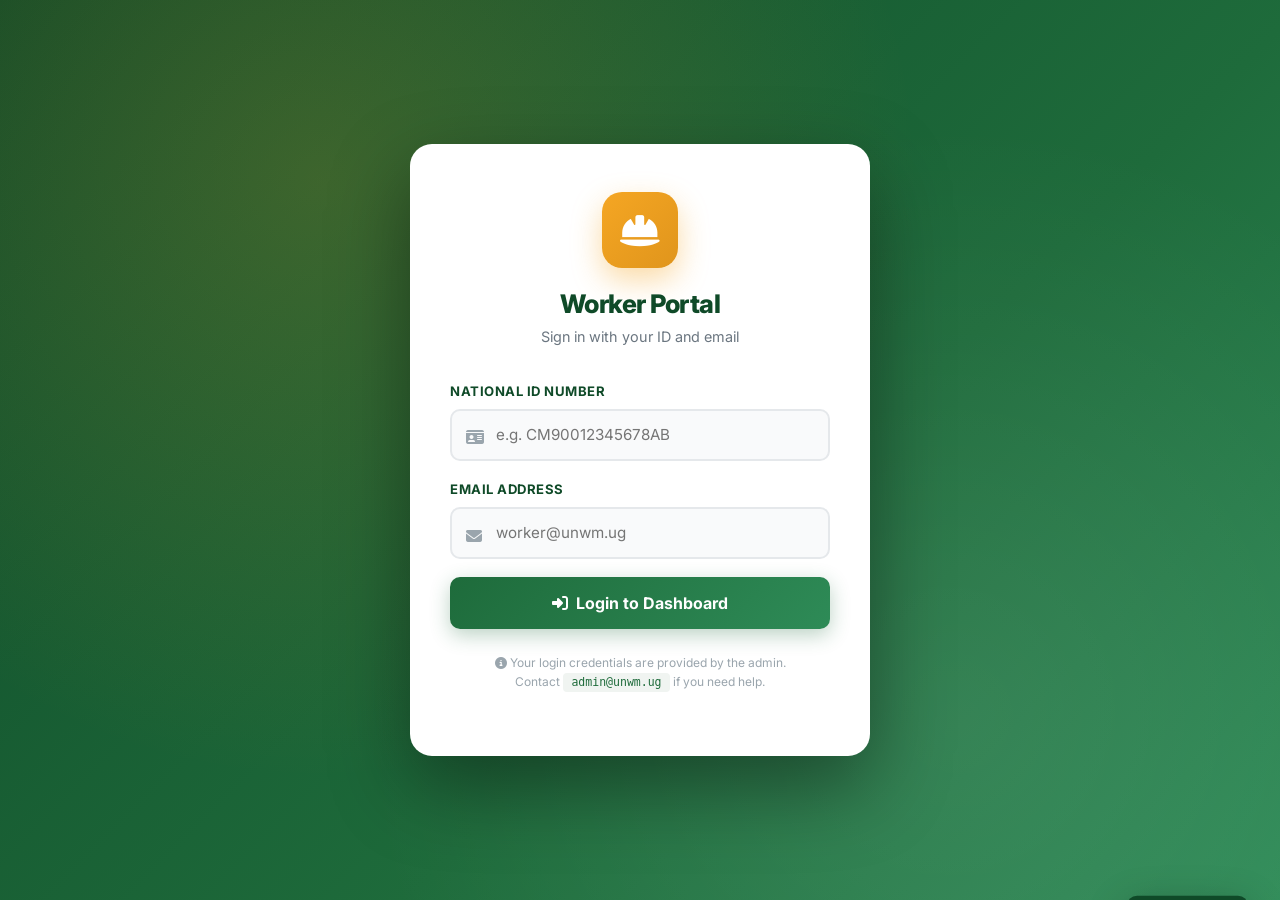
<file: html/worker-dashboard.html>
﻿<!DOCTYPE html>
<html lang="en">
<head>
  <meta charset="UTF-8">
  <meta name="viewport" content="width=device-width, initial-scale=1.0">
  <meta name="description" content="Worker Dashboard - Uganda National Waste Management">
  <title>Worker Dashboard | UNWM</title>
  <!-- ===== Favicon & App Icons ===== -->
  <link rel="icon" type="image/svg+xml" href="../assets/logo.svg">
  <link rel="icon" type="image/png" sizes="32x32" href="../assets/favicon-32x32.png">
  <link rel="apple-touch-icon" sizes="180x180" href="../assets/apple-touch-icon.png">

  <!-- ===== PWA Meta Tags ===== -->
  <meta name="theme-color" content="#1e6b3b">
  <meta name="apple-mobile-web-app-capable" content="yes">
  <meta name="apple-mobile-web-app-status-bar-style" content="black-translucent">
  <meta name="apple-mobile-web-app-title" content="UNWM">
  <link rel="manifest" href="../manifest.json">

  <!-- ===== Fonts & Styles ===== -->
  <link rel="preconnect" href="https://fonts.googleapis.com">
  <link rel="preconnect" href="https://fonts.gstatic.com" crossorigin>
  <link href="https://fonts.googleapis.com/css2?family=Inter:wght@400;500;600;700;800&display=swap" rel="stylesheet">
  <link rel="stylesheet" href="https://cdnjs.cloudflare.com/ajax/libs/font-awesome/6.6.0/css/all.min.css">
  <link rel="stylesheet" href="../css/style.css">
  <style>
    /* ================= WORKER DASHBOARD STYLES ================= */
    * { margin: 0; padding: 0; box-sizing: border-box; }

    body.worker-body {
      background: #eef4f0;
      font-family: 'Inter', sans-serif;
      min-height: 100vh;
      display: flex;
      flex-direction: column;
    }

    /* ================= LOGIN SCREEN ================= */
    .worker-login {
      position: fixed;
      inset: 0;
      z-index: 5000;
      background: linear-gradient(135deg, #0f4a28 0%, #1e6b3b 60%, #2e8b57 100%);
      display: flex;
      align-items: center;
      justify-content: center;
      padding: 1.5rem;
      transition: opacity 0.4s, visibility 0.4s;
    }

    .worker-login.hidden {
      opacity: 0;
      visibility: hidden;
      pointer-events: none;
    }

    .worker-login::before {
      content: '';
      position: absolute;
      inset: 0;
      background-image:
        radial-gradient(circle at 25% 20%, rgba(245, 166, 35, 0.18) 0%, transparent 50%),
        radial-gradient(circle at 75% 80%, rgba(255, 255, 255, 0.08) 0%, transparent 50%);
      pointer-events: none;
    }

    .worker-login-card {
      background: white;
      border-radius: 22px;
      padding: 3rem 2.5rem;
      width: 100%;
      max-width: 460px;
      box-shadow: 0 30px 80px rgba(0, 0, 0, 0.4);
      position: relative;
      z-index: 2;
    }

    .worker-login-logo {
      width: 76px;
      height: 76px;
      background: linear-gradient(135deg, #f5a623, #e0951c);
      border-radius: 20px;
      display: flex;
      align-items: center;
      justify-content: center;
      color: white;
      font-size: 2.2rem;
      margin: 0 auto 1.25rem;
      box-shadow: 0 12px 30px rgba(245, 166, 35, 0.4);
    }

    .worker-login-card h1 {
      text-align: center;
      font-size: 1.6rem;
      color: #0f4a28;
      margin-bottom: 0.35rem;
    }

    .worker-login-card .login-sub {
      text-align: center;
      color: #6b7680;
      font-size: 0.9rem;
      margin-bottom: 2rem;
    }

    .worker-login-field {
      margin-bottom: 1.15rem;
      position: relative;
    }

    .worker-login-field label {
      display: block;
      font-size: 0.82rem;
      font-weight: 700;
      color: #0f4a28;
      margin-bottom: 0.4rem;
      text-transform: uppercase;
      letter-spacing: 0.5px;
    }

    .worker-login-field input,
    .worker-login-field select {
      width: 100%;
      padding: 0.9rem 1rem 0.9rem 2.75rem;
      border: 2px solid #e5e8eb;
      border-radius: 10px;
      font-family: inherit;
      font-size: 0.95rem;
      transition: all 0.2s;
      background: #f9fafb;
    }

    .worker-login-field input:focus,
    .worker-login-field select:focus {
      outline: none;
      border-color: #1e6b3b;
      background: white;
      box-shadow: 0 0 0 4px rgba(30, 107, 59, 0.08);
    }

    .worker-login-field i {
      position: absolute;
      left: 1rem;
      bottom: 0.95rem;
      color: #9aa5ad;
      font-size: 1rem;
    }

    .worker-login-btn {
      width: 100%;
      padding: 1rem;
      background: linear-gradient(135deg, #1e6b3b, #2e8b57);
      color: white;
      border: none;
      border-radius: 10px;
      font-family: inherit;
      font-weight: 700;
      font-size: 1rem;
      cursor: pointer;
      transition: all 0.2s;
      margin-top: 0.5rem;
      display: flex;
      align-items: center;
      justify-content: center;
      gap: 0.5rem;
      box-shadow: 0 6px 20px rgba(30, 107, 59, 0.3);
    }

    .worker-login-btn:hover {
      transform: translateY(-2px);
      box-shadow: 0 10px 28px rgba(30, 107, 59, 0.4);
    }

    .worker-login-error {
      background: #fbe8e6;
      border-left: 4px solid #c0392b;
      color: #7a1f15;
      padding: 0.75rem 1rem;
      border-radius: 8px;
      font-size: 0.85rem;
      margin-bottom: 1rem;
      display: none;
      align-items: center;
      gap: 0.5rem;
    }

    .worker-login-error.show { display: flex; }

    .worker-login-hint {
      text-align: center;
      font-size: 0.75rem;
      color: #9aa5ad;
      margin-top: 1.5rem;
      line-height: 1.6;
    }

    .worker-login-hint code {
      background: #f0f4f1;
      padding: 0.15rem 0.5rem;
      border-radius: 4px;
      font-size: 0.72rem;
      color: #1e6b3b;
    }

    /* ================= TOP BAR ================= */
    .worker-topbar {
      background: #0f4a28;
      color: white;
      padding: 0.75rem 1.5rem;
      display: flex;
      justify-content: space-between;
      align-items: center;
      position: sticky;
      top: 0;
      z-index: 1000;
      box-shadow: 0 2px 12px rgba(0,0,0,0.15);
    }

    .worker-topbar-brand {
      display: flex;
      align-items: center;
      gap: 0.75rem;
      font-weight: 700;
      font-size: 1.05rem;
      color: white;
      text-decoration: none;
    }

    .worker-topbar-brand i {
      background: #f5a623;
      color: #0f4a28;
      padding: 0.5rem;
      border-radius: 8px;
      font-size: 1rem;
    }

    .worker-topbar-right {
      display: flex;
      align-items: center;
      gap: 1rem;
    }

    /* Status indicator in topbar */
    .worker-status-pill {
      display: flex;
      align-items: center;
      gap: 0.5rem;
      background: rgba(255,255,255,0.12);
      padding: 0.4rem 0.9rem;
      border-radius: 20px;
      font-size: 0.82rem;
      font-weight: 600;
      border: 1px solid rgba(255,255,255,0.15);
    }

    .status-dot {
      width: 10px;
      height: 10px;
      border-radius: 50%;
      background: #27ae60;
      box-shadow: 0 0 0 3px rgba(39, 174, 96, 0.25);
      animation: pulse 2s infinite;
    }

    .status-dot.busy { background: #f5a623; box-shadow: 0 0 0 3px rgba(245, 166, 35, 0.25); }
    .status-dot.away { background: #c0392b; box-shadow: 0 0 0 3px rgba(192, 57, 43, 0.25); animation: none; }

    @keyframes pulse {
      0%, 100% { opacity: 1; }
      50% { opacity: 0.5; }
    }

    .worker-topbar-right .worker-user {
      display: flex;
      align-items: center;
      gap: 0.6rem;
      font-size: 0.9rem;
      color: rgba(255,255,255,0.95);
    }

    .worker-topbar-right .worker-user img,
    .worker-topbar-right .worker-user .worker-avatar-sm {
      width: 36px;
      height: 36px;
      border-radius: 50%;
      object-fit: cover;
      background: #2e8b57;
      display: flex;
      align-items: center;
      justify-content: center;
      color: white;
      font-weight: 700;
      font-size: 0.9rem;
    }

    .worker-topbar-right .btn-logout {
      background: rgba(255,255,255,0.12);
      border: 1px solid rgba(255,255,255,0.2);
      color: white;
      padding: 0.5rem 1rem;
      border-radius: 8px;
      cursor: pointer;
      font-family: inherit;
      font-size: 0.85rem;
      font-weight: 600;
      transition: all 0.2s;
      display: flex;
      align-items: center;
      gap: 0.4rem;
      text-decoration: none;
    }

    .worker-topbar-right .btn-logout:hover {
      background: #c0392b;
      border-color: #c0392b;
    }

    /* ================= LAYOUT ================= */
    .worker-layout {
      display: flex;
      flex: 1;
      min-height: calc(100vh - 60px);
    }

    /* ================= SIDEBAR ================= */
    .worker-sidebar {
      width: 250px;
      background: white;
      border-right: 1px solid #e5e8eb;
      padding: 1.5rem 1rem;
      flex-shrink: 0;
      overflow-y: auto;
    }

    .worker-sidebar-title {
      font-size: 0.7rem;
      text-transform: uppercase;
      letter-spacing: 1px;
      color: #9aa5ad;
      font-weight: 700;
      padding: 0 0.75rem;
      margin-bottom: 0.5rem;
      margin-top: 1rem;
    }

    .worker-sidebar-title:first-child { margin-top: 0; }

    .worker-nav-link {
      display: flex;
      align-items: center;
      gap: 0.75rem;
      padding: 0.7rem 0.75rem;
      border-radius: 8px;
      color: #4a545e;
      font-size: 0.9rem;
      font-weight: 500;
      cursor: pointer;
      transition: all 0.15s;
      border: none;
      background: none;
      width: 100%;
      text-align: left;
      font-family: inherit;
      margin-bottom: 0.15rem;
    }

    .worker-nav-link:hover { background: #e6f4ea; color: #0f4a28; }
    .worker-nav-link.active { background: #1e6b3b; color: white; font-weight: 600; }
    .worker-nav-link i { width: 20px; text-align: center; font-size: 0.95rem; }

    .worker-nav-link .badge-count {
      margin-left: auto;
      background: #f5a623;
      color: #0f4a28;
      font-size: 0.7rem;
      font-weight: 700;
      padding: 0.15rem 0.5rem;
      border-radius: 10px;
    }

    .worker-nav-link.active .badge-count { background: white; color: #0f4a28; }

    /* ================= MAIN ================= */
    .worker-main {
      flex: 1;
      padding: 2rem;
      overflow-y: auto;
    }

    .worker-page { display: none; animation: fadeIn 0.25s ease; }
    .worker-page.active { display: block; }

    @keyframes fadeIn {
      from { opacity: 0; transform: translateY(8px); }
      to { opacity: 1; transform: translateY(0); }
    }

    .worker-page-header {
      display: flex;
      justify-content: space-between;
      align-items: flex-start;
      margin-bottom: 2rem;
      flex-wrap: wrap;
      gap: 1rem;
    }

    .worker-page-header h1 {
      font-size: 1.65rem;
      color: #0f4a28;
      margin: 0;
    }

    .worker-page-header p {
      color: #6b7680;
      font-size: 0.9rem;
      margin: 0.25rem 0 0;
    }

    /* ================= STATS ================= */
    .worker-stats {
      display: grid;
      grid-template-columns: repeat(auto-fit, minmax(200px, 1fr));
      gap: 1.25rem;
      margin-bottom: 2rem;
    }

    .worker-stat {
      background: white;
      border-radius: 12px;
      padding: 1.5rem;
      box-shadow: 0 2px 10px rgba(0,0,0,0.04);
      border-left: 4px solid #1e6b3b;
      display: flex;
      justify-content: space-between;
      align-items: flex-start;
    }

    .worker-stat-content h3 {
      font-size: 1.7rem;
      margin: 0;
      color: #0f4a28;
      font-weight: 800;
    }

    .worker-stat-content p {
      color: #6b7680;
      font-size: 0.82rem;
      margin: 0.25rem 0 0;
      font-weight: 500;
    }

    .worker-stat-icon {
      width: 46px;
      height: 46px;
      background: #e6f4ea;
      border-radius: 10px;
      display: flex;
      align-items: center;
      justify-content: center;
      font-size: 1.3rem;
      color: #1e6b3b;
    }

    .worker-stat.accent { border-left-color: #f5a623; }
    .worker-stat.accent .worker-stat-icon { background: #fef3e0; color: #d48806; }
    .worker-stat.info { border-left-color: #2980b9; }
    .worker-stat.info .worker-stat-icon { background: #e3f0fa; color: #2980b9; }
    .worker-stat.danger { border-left-color: #c0392b; }
    .worker-stat.danger .worker-stat-icon { background: #fbe8e6; color: #c0392b; }

    /* ================= PANELS ================= */
    .worker-panel {
      background: white;
      border-radius: 12px;
      box-shadow: 0 2px 10px rgba(0,0,0,0.04);
      margin-bottom: 1.5rem;
      overflow: hidden;
    }

    .worker-panel-header {
      padding: 1.25rem 1.5rem;
      border-bottom: 1px solid #f1f3f4;
      display: flex;
      justify-content: space-between;
      align-items: center;
      flex-wrap: wrap;
      gap: 1rem;
    }

    .worker-panel-header h3 {
      font-size: 1.05rem;
      margin: 0;
      color: #0f4a28;
      display: flex;
      align-items: center;
      gap: 0.5rem;
    }

    .worker-panel-body { padding: 1.5rem; }

    /* ================= STATUS BUTTONS ================= */
    .status-buttons-grid {
      display: grid;
      grid-template-columns: repeat(auto-fit, minmax(180px, 1fr));
      gap: 1rem;
      margin-bottom: 1.5rem;
    }

    .status-btn {
      background: white;
      border: 3px solid #e5e8eb;
      border-radius: 14px;
      padding: 1.25rem 1rem;
      cursor: pointer;
      font-family: inherit;
      transition: all 0.2s;
      display: flex;
      flex-direction: column;
      align-items: center;
      gap: 0.75rem;
      text-align: center;
      position: relative;
      overflow: hidden;
    }

    .status-btn:hover { transform: translateY(-3px); box-shadow: 0 8px 20px rgba(0,0,0,0.08); }

    .status-btn .status-icon {
      width: 56px;
      height: 56px;
      border-radius: 50%;
      display: flex;
      align-items: center;
      justify-content: center;
      font-size: 1.5rem;
      color: white;
    }

    .status-btn.available .status-icon { background: linear-gradient(135deg, #27ae60, #2ecc71); }
    .status-btn.available.active { border-color: #27ae60; background: #e7f7ee; }

    .status-btn.at-work .status-icon { background: linear-gradient(135deg, #2980b9, #3498db); }
    .status-btn.at-work.active { border-color: #2980b9; background: #e3f0fa; }

    .status-btn.busy .status-icon { background: linear-gradient(135deg, #f5a623, #f39c12); }
    .status-btn.busy.active { border-color: #f5a623; background: #fef3e0; }

    .status-btn.done .status-icon { background: linear-gradient(135deg, #8e44ad, #9b59b6); }
    .status-btn.done.active { border-color: #8e44ad; background: #f0e6fa; }

    .status-btn.on-break .status-icon { background: linear-gradient(135deg, #16a085, #1abc9c); }
    .status-btn.on-break.active { border-color: #16a085; background: #e6f7fa; }

    .status-btn.off-duty .status-icon { background: linear-gradient(135deg, #7f8c8d, #95a5a6); }
    .status-btn.off-duty.active { border-color: #7f8c8d; background: #f0f2f3; }

    .status-btn strong {
      font-size: 0.95rem;
      color: #1f262b;
      font-weight: 700;
    }

    .status-btn small {
      font-size: 0.75rem;
      color: #9aa5ad;
    }

    .status-btn.active strong { color: #0f4a28; }
    .status-btn.active::after {
      content: '\f00c';
      font-family: 'Font Awesome 6 Free';
      font-weight: 900;
      position: absolute;
      top: 8px;
      right: 8px;
      color: #1e6b3b;
      font-size: 0.9rem;
    }

    /* Current status banner */
    .current-status-banner {
      background: linear-gradient(135deg, #1e6b3b, #2e8b57);
      color: white;
      border-radius: 14px;
      padding: 1.5rem 2rem;
      display: flex;
      justify-content: space-between;
      align-items: center;
      gap: 1rem;
      flex-wrap: wrap;
      margin-bottom: 2rem;
      box-shadow: 0 10px 30px rgba(30, 107, 59, 0.25);
    }

    .current-status-banner h2 {
      color: white;
      margin: 0 0 0.25rem;
      font-size: 1.15rem;
    }

    .current-status-banner p {
      color: rgba(255,255,255,0.85);
      margin: 0;
      font-size: 0.88rem;
    }

    .current-status-badge {
      background: rgba(255,255,255,0.2);
      backdrop-filter: blur(10px);
      padding: 0.75rem 1.5rem;
      border-radius: 10px;
      font-weight: 700;
      font-size: 0.95rem;
      border: 1px solid rgba(255,255,255,0.25);
      display: flex;
      align-items: center;
      gap: 0.5rem;
      white-space: nowrap;
    }

    /* ================= ANNOUNCEMENTS ================= */
    .announcement {
      background: white;
      border-left: 5px solid #1e6b3b;
      border-radius: 10px;
      padding: 1.25rem 1.5rem;
      margin-bottom: 1rem;
      box-shadow: 0 2px 10px rgba(0,0,0,0.04);
      position: relative;
      transition: all 0.2s;
    }

    .announcement:hover { box-shadow: 0 6px 18px rgba(0,0,0,0.08); }

    .announcement.unread {
      background: #f7fdf9;
      border-left-color: #f5a623;
    }

    .announcement.unread::after {
      content: 'NEW';
      position: absolute;
      top: 1rem;
      right: 1rem;
      background: #f5a623;
      color: #0f4a28;
      font-size: 0.65rem;
      font-weight: 800;
      padding: 0.25rem 0.6rem;
      border-radius: 12px;
      letter-spacing: 0.5px;
    }

    .announcement-header {
      display: flex;
      justify-content: space-between;
      align-items: flex-start;
      gap: 1rem;
      margin-bottom: 0.5rem;
      flex-wrap: wrap;
    }

    .announcement-title {
      font-weight: 700;
      font-size: 1rem;
      color: #0f4a28;
      margin: 0;
      display: flex;
      align-items: center;
      gap: 0.5rem;
    }

    .announcement-meta {
      font-size: 0.78rem;
      color: #9aa5ad;
      white-space: nowrap;
    }

    .announcement-body {
      color: #4a545e;
      font-size: 0.92rem;
      line-height: 1.6;
      margin: 0.5rem 0 0;
    }

    .announcement-footer {
      display: flex;
      justify-content: space-between;
      align-items: center;
      margin-top: 0.75rem;
      padding-top: 0.75rem;
      border-top: 1px solid #f1f3f4;
      flex-wrap: wrap;
      gap: 0.5rem;
    }

    .announcement-priority {
      display: inline-flex;
      align-items: center;
      gap: 0.35rem;
      padding: 0.25rem 0.75rem;
      border-radius: 12px;
      font-size: 0.72rem;
      font-weight: 700;
      text-transform: uppercase;
    }

    .priority-urgent { background: #fbe8e6; color: #c0392b; }
    .priority-high { background: #fef3e0; color: #d48806; }
    .priority-normal { background: #e3f0fa; color: #2980b9; }
    .priority-info { background: #e6f4ea; color: #1e6b3b; }

    .announcement-actions {
      display: flex;
      gap: 0.5rem;
    }

    /* ================= JOBS ================= */
    .job-item {
      background: white;
      border-radius: 10px;
      border-left: 5px solid #1e6b3b;
      padding: 1.25rem 1.5rem;
      margin-bottom: 1rem;
      box-shadow: 0 2px 10px rgba(0,0,0,0.04);
      transition: all 0.2s;
    }

    .job-item:hover { box-shadow: 0 6px 18px rgba(0,0,0,0.08); }

    .job-item.status-in-progress { border-left-color: #2980b9; }
    .job-item.status-completed { border-left-color: #27ae60; background: #f7fdf9; }
    .job-item.status-cancelled { border-left-color: #c0392b; opacity: 0.7; }

    .job-item-header {
      display: flex;
      justify-content: space-between;
      align-items: flex-start;
      gap: 1rem;
      margin-bottom: 0.75rem;
      flex-wrap: wrap;
    }

    .job-item-title {
      font-weight: 700;
      font-size: 1.05rem;
      color: #0f4a28;
      margin: 0 0 0.25rem;
    }

    .job-item-meta {
      display: flex;
      gap: 1rem;
      flex-wrap: wrap;
      font-size: 0.82rem;
      color: #6b7680;
      margin-top: 0.5rem;
    }

    .job-item-meta span {
      display: flex;
      align-items: center;
      gap: 0.35rem;
    }

    .job-item-desc {
      color: #4a545e;
      font-size: 0.9rem;
      line-height: 1.55;
      margin: 0.5rem 0 1rem;
    }

    .job-item-actions {
      display: flex;
      gap: 0.5rem;
      flex-wrap: wrap;
      padding-top: 0.75rem;
      border-top: 1px solid #f1f3f4;
    }

    /* ================= BADGES ================= */
    .badge {
      display: inline-flex;
      align-items: center;
      gap: 0.35rem;
      padding: 0.25rem 0.75rem;
      border-radius: 12px;
      font-size: 0.72rem;
      font-weight: 700;
      text-transform: uppercase;
      letter-spacing: 0.3px;
    }

    .badge-success { background: #e7f7ee; color: #155d36; }
    .badge-warning { background: #fef3e0; color: #7a4a00; }
    .badge-danger { background: #fbe8e6; color: #7a1f15; }
    .badge-info { background: #e3f0fa; color: #1a5a85; }
    .badge-primary { background: #e6f4ea; color: #0f4a28; }

    /* ================= BUTTONS ================= */
    .worker-btn {
      background: #1e6b3b;
      color: white;
      border: none;
      padding: 0.65rem 1.25rem;
      border-radius: 8px;
      font-family: inherit;
      font-weight: 600;
      font-size: 0.88rem;
      cursor: pointer;
      transition: all 0.2s;
      display: inline-flex;
      align-items: center;
      gap: 0.45rem;
      text-decoration: none;
    }

    .worker-btn:hover { background: #0f4a28; transform: translateY(-1px); }

    .worker-btn-success { background: #27ae60; }
    .worker-btn-success:hover { background: #155d36; }

    .worker-btn-danger { background: #c0392b; }
    .worker-btn-danger:hover { background: #a93226; }

    .worker-btn-outline {
      background: transparent;
      color: #1e6b3b;
      border: 2px solid #1e6b3b;
    }
    .worker-btn-outline:hover { background: #1e6b3b; color: white; }

    .worker-btn-sm { padding: 0.45rem 0.9rem; font-size: 0.8rem; }

    /* ================= PROFILE ================= */
    .worker-profile-header {
      background: linear-gradient(135deg, #0f4a28, #2e8b57);
      border-radius: 16px;
      padding: 2.5rem 2rem;
      color: white;
      display: flex;
      align-items: center;
      gap: 2rem;
      margin-bottom: 2rem;
      flex-wrap: wrap;
      box-shadow: 0 12px 40px rgba(15, 74, 40, 0.25);
      position: relative;
      overflow: hidden;
    }

    .worker-profile-header::before {
      content: '';
      position: absolute;
      top: -80px;
      right: -80px;
      width: 300px;
      height: 300px;
      background: radial-gradient(circle, rgba(245, 166, 35, 0.2), transparent 70%);
      border-radius: 50%;
    }

    .worker-profile-avatar-wrapper {
      position: relative;
      width: 130px;
      height: 130px;
      flex-shrink: 0;
      z-index: 2;
    }

    .worker-profile-avatar {
      width: 130px;
      height: 130px;
      border-radius: 50%;
      background: #2e8b57;
      border: 4px solid rgba(255,255,255,0.4);
      display: flex;
      align-items: center;
      justify-content: center;
      font-size: 3rem;
      font-weight: 700;
      color: white;
      overflow: hidden;
      box-shadow: 0 10px 30px rgba(0,0,0,0.3);
    }

    .worker-profile-avatar img {
      width: 100%;
      height: 100%;
      object-fit: cover;
    }

    .worker-avatar-upload {
      position: absolute;
      bottom: 5px;
      right: 5px;
      width: 40px;
      height: 40px;
      border-radius: 50%;
      background: #f5a623;
      color: #0f4a28;
      border: 3px solid white;
      display: flex;
      align-items: center;
      justify-content: center;
      cursor: pointer;
      font-size: 0.9rem;
      box-shadow: 0 4px 12px rgba(0,0,0,0.2);
      transition: all 0.2s;
    }

    .worker-avatar-upload:hover { background: #d48806; transform: scale(1.1); }

    .worker-profile-info {
      flex: 1;
      min-width: 200px;
      position: relative;
      z-index: 2;
    }

    .worker-profile-info h2 {
      color: white;
      margin: 0 0 0.35rem;
      font-size: 1.6rem;
    }

    .worker-profile-info p {
      color: rgba(255,255,255,0.85);
      margin: 0 0 1rem;
      font-size: 0.95rem;
    }

    .worker-profile-badges {
      display: flex;
      gap: 0.5rem;
      flex-wrap: wrap;
    }

    .worker-profile-badge {
      background: rgba(255,255,255,0.18);
      backdrop-filter: blur(10px);
      padding: 0.4rem 1rem;
      border-radius: 20px;
      font-size: 0.8rem;
      font-weight: 600;
      border: 1px solid rgba(255,255,255,0.25);
      display: inline-flex;
      align-items: center;
      gap: 0.4rem;
    }

    /* Info sections */
    .worker-info-section {
      background: white;
      border-radius: 12px;
      padding: 1.75rem;
      box-shadow: 0 2px 10px rgba(0,0,0,0.04);
      margin-bottom: 1.5rem;
    }

    .worker-info-section h3 {
      font-size: 1.05rem;
      margin-bottom: 1.25rem;
      display: flex;
      align-items: center;
      gap: 0.5rem;
      padding-bottom: 0.75rem;
      border-bottom: 2px solid #f1f3f4;
      color: #0f4a28;
    }

    .worker-info-grid {
      display: grid;
      grid-template-columns: 1fr 1fr;
      gap: 1rem;
    }

    @media (max-width: 600px) {
      .worker-info-grid { grid-template-columns: 1fr; }
    }

    .worker-form-group { margin-bottom: 1.25rem; }

    .worker-form-group label {
      display: block;
      font-size: 0.85rem;
      font-weight: 600;
      color: #0f4a28;
      margin-bottom: 0.4rem;
    }

    .worker-form-group input,
    .worker-form-group select,
    .worker-form-group textarea {
      width: 100%;
      padding: 0.7rem 0.9rem;
      border: 2px solid #e5e8eb;
      border-radius: 8px;
      font-family: inherit;
      font-size: 0.92rem;
      transition: border 0.2s;
      background: white;
    }

    .worker-form-group input:focus,
    .worker-form-group select:focus,
    .worker-form-group textarea:focus {
      outline: none;
      border-color: #1e6b3b;
      box-shadow: 0 0 0 4px rgba(30, 107, 59, 0.08);
    }

    .worker-form-group input:disabled {
      background: #f0f4f1;
      cursor: not-allowed;
    }

    /* ================= AVATAR MODAL ================= */
    .avatar-modal-overlay {
      position: fixed;
      inset: 0;
      background: rgba(0, 20, 0, 0.75);
      backdrop-filter: blur(6px);
      z-index: 9999;
      display: none;
      align-items: center;
      justify-content: center;
      padding: 1.5rem;
    }

    .avatar-modal-overlay.active { display: flex; }

    .avatar-modal {
      background: white;
      border-radius: 20px;
      padding: 2rem;
      max-width: 460px;
      width: 100%;
      box-shadow: 0 25px 60px rgba(0, 0, 0, 0.4);
      animation: modalIn 0.3s ease;
    }

    @keyframes modalIn {
      from { opacity: 0; transform: scale(0.9); }
      to { opacity: 1; transform: scale(1); }
    }

    .avatar-modal h3 {
      text-align: center;
      margin-bottom: 0.5rem;
      color: #0f4a28;
    }

    .avatar-modal p {
      text-align: center;
      color: #6b7680;
      font-size: 0.88rem;
      margin-bottom: 1.5rem;
    }

    .avatar-preview-large {
      width: 170px;
      height: 170px;
      border-radius: 50%;
      background: #e6f4ea;
      margin: 0 auto 1.5rem;
      display: flex;
      align-items: center;
      justify-content: center;
      font-size: 4rem;
      color: #1e6b3b;
      font-weight: 700;
      overflow: hidden;
      border: 4px solid #e5e8eb;
    }

    .avatar-preview-large img {
      width: 100%;
      height: 100%;
      object-fit: cover;
    }

    .avatar-color-grid {
      display: flex;
      gap: 0.75rem;
      justify-content: center;
      flex-wrap: wrap;
      margin-bottom: 1.5rem;
    }

    .avatar-color-swatch {
      width: 52px;
      height: 52px;
      border-radius: 50%;
      cursor: pointer;
      border: 3px solid transparent;
      transition: all 0.2s;
      display: flex;
      align-items: center;
      justify-content: center;
      color: white;
      font-weight: 700;
      font-size: 1.25rem;
      box-shadow: 0 4px 12px rgba(0,0,0,0.12);
    }

    .avatar-color-swatch:hover { transform: scale(1.1); }
    .avatar-color-swatch.selected { border-color: #f5a623; transform: scale(1.1); }

    .avatar-actions { display: flex; gap: 0.75rem; justify-content: center; }
    .avatar-actions .worker-btn { flex: 1; justify-content: center; }

    .file-input-hidden { display: none; }

    /* ================= TOAST ================= */
    .worker-toast {
      position: fixed;
      bottom: 2rem;
      right: 2rem;
      background: #0f4a28;
      color: white;
      padding: 1rem 1.5rem;
      border-radius: 10px;
      box-shadow: 0 12px 40px rgba(0, 0, 0, 0.3);
      display: flex;
      align-items: center;
      gap: 0.75rem;
      font-size: 0.9rem;
      font-weight: 500;
      z-index: 10000;
      transform: translateY(150%);
      transition: transform 0.35s cubic-bezier(0.4, 0, 0.2, 1);
      max-width: 380px;
    }

    .worker-toast.show { transform: translateY(0); }
    .worker-toast i { font-size: 1.2rem; }
    .worker-toast.error { background: #c0392b; }
    .worker-toast.success { background: #27ae60; }

    /* ================= EMPTY STATE ================= */
    .worker-empty {
      text-align: center;
      padding: 3rem 1rem;
      color: #9aa5ad;
    }

    .worker-empty i {
      font-size: 3rem;
      margin-bottom: 1rem;
      opacity: 0.4;
    }

    .worker-empty p { font-size: 0.95rem; }

    /* ================= RESPONSIVE ================= */
    @media (max-width: 900px) {
      .worker-sidebar {
        position: fixed;
        left: -280px;
        top: 60px;
        bottom: 0;
        z-index: 999;
        transition: left 0.3s ease;
        box-shadow: 4px 0 15px rgba(0,0,0,0.1);
        width: 270px;
      }
      .worker-sidebar.open { left: 0; }
      .worker-main { padding: 1.25rem; }
      .worker-menu-toggle { display: flex !important; }
    }

    .worker-menu-toggle {
      display: none;
      background: rgba(255,255,255,0.15);
      border: none;
      color: white;
      width: 38px;
      height: 38px;
      border-radius: 8px;
      align-items: center;
      justify-content: center;
      font-size: 1.1rem;
      cursor: pointer;
      margin-right: 1rem;
    }

    @media (max-width: 600px) {
      .worker-topbar-brand span { display: none; }
      .worker-topbar-right .worker-user span { display: none; }
      .worker-status-pill span { display: none; }
      .worker-page-header h1 { font-size: 1.3rem; }
      .worker-profile-header { padding: 1.75rem 1.25rem; text-align: center; flex-direction: column; }
      .worker-profile-info h2 { font-size: 1.3rem; }
      .current-status-banner { padding: 1.25rem; }
      .current-status-badge { width: 100%; justify-content: center; }
    }
  </style>
</head>
<body class="worker-body">

  <!-- ================= WORKER LOGIN SCREEN ================= -->
  <div class="worker-login" id="workerLogin">
    <div class="worker-login-card">
      <div class="worker-login-logo"><i class="fas fa-hard-hat"></i></div>
      <h1>Worker Portal</h1>
      <p class="login-sub">Sign in with your ID and email</p>

      <div class="worker-login-error" id="workerLoginError">
        <i class="fas fa-exclamation-circle"></i>
        <span id="workerLoginErrorText">Invalid credentials.</span>
      </div>

      <form id="workerLoginForm">
        <div class="worker-login-field">
          <label for="wlIdNumber">National ID Number</label>
          <i class="fas fa-id-card"></i>
          <input type="text" id="wlIdNumber" placeholder="e.g. CM90012345678AB" autocomplete="off" required>
        </div>
        <div class="worker-login-field">
          <label for="wlEmail">Email Address</label>
          <i class="fas fa-envelope"></i>
          <input type="email" id="wlEmail" placeholder="worker@unwm.ug" autocomplete="off" required>
        </div>
        <button type="submit" class="worker-login-btn">
          <i class="fas fa-sign-in-alt"></i> Login to Dashboard
        </button>
      </form>

      <p class="worker-login-hint">
        <i class="fas fa-info-circle"></i> Your login credentials are provided by the admin.<br>
        Contact <code>admin@unwm.ug</code> if you need help.
      </p>
    </div>
  </div>

  <!-- ================= WORKER APP ================= -->
  <div id="workerApp" style="display: none;">

    <!-- ========== TOP BAR ========== -->
    <header class="worker-topbar">
      <div style="display: flex; align-items: center;">
        <button class="worker-menu-toggle" id="workerMenuToggle">
          <i class="fas fa-bars"></i>
        </button>
        <a href="#" class="worker-topbar-brand">
          <i class="fas fa-hard-hat"></i>
          <span>UNWM Worker Portal</span>
        </a>
      </div>
      <div class="worker-topbar-right">
        <div class="worker-status-pill">
          <div class="status-dot" id="topStatusDot"></div>
          <span id="topStatusText">Available</span>
        </div>
        <div class="worker-user">
          <div class="worker-avatar-sm" id="topAvatarSm">W</div>
          <span id="topWorkerName">Worker</span>
        </div>
        <a href="#" class="btn-logout" onclick="workerLogout(event)">
          <i class="fas fa-sign-out-alt"></i> <span>Logout</span>
        </a>
      </div>
    </header>

    <!-- ========== LAYOUT ========== -->
    <div class="worker-layout">

      <!-- ========== SIDEBAR ========== -->
      <aside class="worker-sidebar" id="workerSidebar">
        <div class="worker-sidebar-title">Main</div>
        <button class="worker-nav-link active" data-page="dashboard"><i class="fas fa-tachometer-alt"></i> Dashboard</button>
        <button class="worker-nav-link" data-page="announcements"><i class="fas fa-bullhorn"></i> Announcements <span class="badge-count" id="annCount">0</span></button>
        <button class="worker-nav-link" data-page="jobs"><i class="fas fa-clipboard-list"></i> My Jobs <span class="badge-count" id="jobsCount">0</span></button>

        <div class="worker-sidebar-title">Account</div>
        <button class="worker-nav-link" data-page="profile"><i class="fas fa-user-circle"></i> My Profile</button>
        <button class="worker-nav-link" data-page="history"><i class="fas fa-history"></i> Work History</button>
      </aside>

      <!-- ========== MAIN CONTENT ========== -->
      <main class="worker-main">

        <!-- ============ DASHBOARD ============ -->
        <div class="worker-page active" id="page-dashboard">
          <div class="worker-page-header">
            <div>
              <h1>Welcome back, <span id="welcomeWorkerName">Worker</span>! 👷</h1>
              <p>Here's your work overview and today's assignments.</p>
            </div>
          </div>

          <!-- Current Status Banner -->
          <div class="current-status-banner">
            <div>
              <h2><i class="fas fa-broadcast-tower"></i> Your Current Status</h2>
              <p>Let the admin know what you're up to right now</p>
            </div>
            <div class="current-status-badge" id="currentStatusBadge">
              <i class="fas fa-circle" style="color: #2ecc71; font-size: 0.7rem;"></i> Available
            </div>
          </div>

          <!-- Status Buttons -->
          <div class="worker-panel">
            <div class="worker-panel-header">
              <h3><i class="fas fa-toggle-on" style="color: #1e6b3b;"></i> Update Your Status</h3>
              <span style="font-size: 0.82rem; color: #9aa5ad;">Click a status to broadcast it to the admin</span>
            </div>
            <div class="worker-panel-body">
              <div class="status-buttons-grid">
                <button class="status-btn available" data-status="Available" onclick="setWorkerStatus('Available', this)">
                  <div class="status-icon"><i class="fas fa-check"></i></div>
                  <strong>Available</strong>
                  <small>Ready for new tasks</small>
                </button>
                <button class="status-btn at-work" data-status="At Work" onclick="setWorkerStatus('At Work', this)">
                  <div class="status-icon"><i class="fas fa-hard-hat"></i></div>
                  <strong>At Work</strong>
                  <small>Currently on a job</small>
                </button>
                <button class="status-btn busy" data-status="Currently Busy" onclick="setWorkerStatus('Currently Busy', this)">
                  <div class="status-icon"><i class="fas fa-hourglass-half"></i></div>
                  <strong>Currently Busy</strong>
                  <small>Working on something</small>
                </button>
                <button class="status-btn on-break" data-status="On Break" onclick="setWorkerStatus('On Break', this)">
                  <div class="status-icon"><i class="fas fa-mug-hot"></i></div>
                  <strong>On Break</strong>
                  <small>Short break</small>
                </button>
                <button class="status-btn done" data-status="Done" onclick="setWorkerStatus('Done', this)">
                  <div class="status-icon"><i class="fas fa-flag-checkered"></i></div>
                  <strong>Done</strong>
                  <small>Finished a task</small>
                </button>
                <button class="status-btn off-duty" data-status="Off Duty" onclick="setWorkerStatus('Off Duty', this)">
                  <div class="status-icon"><i class="fas fa-moon"></i></div>
                  <strong>Off Duty</strong>
                  <small>Not working now</small>
                </button>
              </div>
            </div>
          </div>

          <!-- Stats -->
          <div class="worker-stats">
            <div class="worker-stat">
              <div class="worker-stat-content">
                <h3 id="wStatJobs">0</h3>
                <p>Active Jobs</p>
              </div>
              <div class="worker-stat-icon"><i class="fas fa-clipboard-list"></i></div>
            </div>
            <div class="worker-stat accent">
              <div class="worker-stat-content">
                <h3 id="wStatAnnouncements">0</h3>
                <p>New Announcements</p>
              </div>
              <div class="worker-stat-icon"><i class="fas fa-bullhorn"></i></div>
            </div>
            <div class="worker-stat info">
              <div class="worker-stat-content">
                <h3 id="wStatCompleted">0</h3>
                <p>Completed Jobs</p>
              </div>
              <div class="worker-stat-icon"><i class="fas fa-check-circle"></i></div>
            </div>
            <div class="worker-stat danger">
              <div class="worker-stat-content">
                <h3 id="wStatDays">0</h3>
                <p>Days Active</p>
              </div>
              <div class="worker-stat-icon"><i class="fas fa-calendar"></i></div>
            </div>
          </div>

          <!-- Recent Announcements Preview -->
          <div class="worker-panel">
            <div class="worker-panel-header">
              <h3><i class="fas fa-bullhorn" style="color: #f5a623;"></i> Latest Announcements</h3>
              <button class="worker-btn worker-btn-outline worker-btn-sm" onclick="switchWorkerPage('announcements')">View All</button>
            </div>
            <div class="worker-panel-body" id="recentAnnouncements">
              <!-- Populated by JS -->
            </div>
          </div>

          <!-- Current Jobs Preview -->
          <div class="worker-panel">
            <div class="worker-panel-header">
              <h3><i class="fas fa-clipboard-list" style="color: #2980b9;"></i> My Active Jobs</h3>
              <button class="worker-btn worker-btn-outline worker-btn-sm" onclick="switchWorkerPage('jobs')">View All</button>
            </div>
            <div class="worker-panel-body" id="recentJobs">
              <!-- Populated by JS -->
            </div>
          </div>
        </div>

        <!-- ============ ANNOUNCEMENTS ============ -->
        <div class="worker-page" id="page-announcements">
          <div class="worker-page-header">
            <div>
              <h1>Announcements</h1>
              <p>Messages, updates, and job alerts from the admin.</p>
            </div>
            <button class="worker-btn worker-btn-outline worker-btn-sm" onclick="markAllAsRead()">
              <i class="fas fa-check-double"></i> Mark All as Read
            </button>
          </div>

          <div id="announcementsList">
            <!-- Populated by JS -->
          </div>
        </div>

        <!-- ============ MY JOBS ============ -->
        <div class="worker-page" id="page-jobs">
          <div class="worker-page-header">
            <div>
              <h1>My Jobs</h1>
              <p>All the jobs you've been assigned. Update your progress here.</p>
            </div>
          </div>

          <div id="jobsList">
            <!-- Populated by JS -->
          </div>
        </div>

        <!-- ============ PROFILE ============ -->
        <div class="worker-page" id="page-profile">
          <div class="worker-page-header">
            <div>
              <h1>My Profile</h1>
              <p>View and update your personal information.</p>
            </div>
          </div>

          <!-- Profile Header -->
          <div class="worker-profile-header">
            <div class="worker-profile-avatar-wrapper">
              <div class="worker-profile-avatar" id="workerProfileAvatar">W</div>
              <button class="worker-avatar-upload" onclick="openWorkerAvatarModal()" title="Change photo">
                <i class="fas fa-camera"></i>
              </button>
            </div>
            <div class="worker-profile-info">
              <h2 id="workerProfileName">Worker Name</h2>
              <p id="workerProfileEmail">worker@unwm.ug</p>
              <div class="worker-profile-badges">
                <span class="worker-profile-badge" id="workerProfileCategory">
                  <i class="fas fa-tag"></i> Category
                </span>
                <span class="worker-profile-badge" id="workerProfileRegion">
                  <i class="fas fa-map-marker-alt"></i> Region
                </span>
                <span class="worker-profile-badge" id="workerProfileDistrict">
                  <i class="fas fa-city"></i> District
                </span>
              </div>
            </div>
          </div>

          <!-- Personal Info -->
          <div class="worker-info-section">
            <h3><i class="fas fa-user-edit" style="color: #1e6b3b;"></i> Personal Information</h3>
            <form id="workerProfileForm">
              <div class="worker-info-grid">
                <div class="worker-form-group">
                  <label>National ID Number</label>
                  <input type="text" id="wpIdNumber" disabled>
                </div>
                <div class="worker-form-group">
                  <label>Full Name</label>
                  <input type="text" id="wpName" disabled>
                </div>
                <div class="worker-form-group">
                  <label>Category</label>
                  <input type="text" id="wpCategory" disabled>
                </div>
                <div class="worker-form-group">
                  <label>Date of Birth</label>
                  <input type="date" id="wpDob">
                </div>
                <div class="worker-form-group">
                  <label>Phone Number</label>
                  <input type="tel" id="wpPhone" required>
                </div>
                <div class="worker-form-group">
                  <label>Email</label>
                  <input type="email" id="wpEmail" disabled>
                </div>
                <div class="worker-form-group">
                  <label>Region</label>
                  <input type="text" id="wpRegion" disabled>
                </div>
                <div class="worker-form-group">
                  <label>District</label>
                  <input type="text" id="wpDistrict" disabled>
                </div>
              </div>
              <div class="worker-form-group">
                <label>Place of Residence</label>
                <input type="text" id="wpResidence" placeholder="e.g. Kisenyi Zone 3" required>
              </div>
              <div class="worker-form-group">
                <label>Specialization / Skills</label>
                <input type="text" id="wpSkills" placeholder="e.g. Hazardous Waste Handling">
              </div>
              <div class="worker-form-group">
                <label>Bio / About Me</label>
                <textarea id="wpBio" rows="3" placeholder="Tell us about yourself..."></textarea>
              </div>
              <button type="submit" class="worker-btn">
                <i class="fas fa-save"></i> Save Changes
              </button>
            </form>
          </div>

          <!-- Emergency Contact -->
          <div class="worker-info-section">
            <h3><i class="fas fa-phone-alt" style="color: #c0392b;"></i> Emergency Contact</h3>
            <div class="worker-info-grid">
              <div class="worker-form-group">
                <label>Contact Name</label>
                <input type="text" id="wpEmergencyName" placeholder="e.g. Mary Okello">
              </div>
              <div class="worker-form-group">
                <label>Contact Phone</label>
                <input type="tel" id="wpEmergencyPhone" placeholder="+256 700 000 000">
              </div>
            </div>
            <div class="worker-form-group">
              <label>Relationship</label>
              <input type="text" id="wpEmergencyRelation" placeholder="e.g. Spouse, Parent, Sibling">
            </div>
            <button class="worker-btn worker-btn-outline" onclick="saveEmergencyContact()">
              <i class="fas fa-save"></i> Save Emergency Contact
            </button>
          </div>
        </div>

        <!-- ============ WORK HISTORY ============ -->
        <div class="worker-page" id="page-history">
          <div class="worker-page-header">
            <div>
              <h1>Work History</h1>
              <p>All jobs you have completed in the past.</p>
            </div>
          </div>

          <div id="historyList">
            <!-- Populated by JS -->
          </div>
        </div>

      </main>
    </div>
  </div>

  <!-- ========== AVATAR MODAL ========== -->
  <div class="avatar-modal-overlay" id="workerAvatarModal">
    <div class="avatar-modal">
      <h3><i class="fas fa-camera" style="color: #1e6b3b;"></i> Update Profile Photo</h3>
      <p>Upload your own photo or pick a colored avatar</p>

      <div class="avatar-preview-large" id="workerAvatarPreview">W</div>

      <div class="avatar-color-grid" id="workerAvatarColors">
        <div class="avatar-color-swatch" style="background: #1e6b3b;" onclick="selectWorkerColor('#1e6b3b', this)">A</div>
        <div class="avatar-color-swatch" style="background: #2980b9;" onclick="selectWorkerColor('#2980b9', this)">B</div>
        <div class="avatar-color-swatch" style="background: #f5a623;" onclick="selectWorkerColor('#f5a623', this)">C</div>
        <div class="avatar-color-swatch" style="background: #c0392b;" onclick="selectWorkerColor('#c0392b', this)">D</div>
        <div class="avatar-color-swatch" style="background: #8e44ad;" onclick="selectWorkerColor('#8e44ad', this)">E</div>
        <div class="avatar-color-swatch" style="background: #16a085;" onclick="selectWorkerColor('#16a085', this)">F</div>
      </div>

      <input type="file" id="workerAvatarFile" class="file-input-hidden" accept="image/*" onchange="handleWorkerAvatarUpload(event)">

      <div class="avatar-actions">
        <button class="worker-btn worker-btn-outline" onclick="document.getElementById('workerAvatarFile').click()">
          <i class="fas fa-upload"></i> Upload
        </button>
        <button class="worker-btn" onclick="saveWorkerAvatar()">
          <i class="fas fa-check"></i> Save
        </button>
      </div>

      <button class="worker-btn worker-btn-outline" style="width: 100%; margin-top: 0.75rem; justify-content: center;" onclick="closeWorkerAvatarModal()">
        <i class="fas fa-times"></i> Cancel
      </button>
    </div>
  </div>

  <!-- ========== TOAST ========== -->
  <div class="worker-toast" id="workerToast">
    <i class="fas fa-check-circle"></i>
    <span id="workerToastText">Saved</span>
  </div>

  <script>
    /* ============================================================
       WORKER DASHBOARD JAVASCRIPT
       ============================================================ */

    const W_STORAGE = {
      workers: 'unwm_admin_workers',
      announcements: 'unwm_announcements',
      assignments: 'unwm_admin_assignments',
      statusUpdates: 'unwm_worker_status',
      auth: 'unwm_worker_auth'
    };

    let loggedWorker = null;
    let workerStatusHistory = {};
    let pendingWorkerAvatarData = null;

    // ---------- INIT ----------
    document.addEventListener('DOMContentLoaded', function () {
      // Check session
      const auth = sessionStorage.getItem('unwm_worker_auth');
      if (auth) {
        try {
          const data = JSON.parse(auth);
          const worker = findWorker(data.idNumber, data.email);
          if (worker) {
            loggedWorker = worker;
            showWorkerApp();
          }
        } catch (e) { /* ignore */ }
      }
    });

    // ---------- LOGIN ----------
    document.getElementById('workerLoginForm').addEventListener('submit', function (e) {
      e.preventDefault();

      const idNumber = document.getElementById('wlIdNumber').value.trim();
      const email = document.getElementById('wlEmail').value.trim().toLowerCase();
      const errorBox = document.getElementById('workerLoginError');
      const errorText = document.getElementById('workerLoginErrorText');

      const worker = findWorker(idNumber, email);

      if (!worker) {
        errorBox.classList.add('show');
        errorText.textContent = 'Invalid ID Number or Email. Please check with your admin.';
        return;
      }

      if (worker.status === 'Inactive') {
        errorBox.classList.add('show');
        errorText.textContent = 'Your account has been deactivated. Contact the admin.';
        return;
      }

      errorBox.classList.remove('show');
      loggedWorker = worker;

      // Save session
      sessionStorage.setItem('unwm_worker_auth', JSON.stringify({
        idNumber: worker.idNumber,
        email: worker.email,
        loginTime: new Date().toISOString()
      }));

      showWorkerApp();
      showWorkerToast('Welcome back, ' + worker.name + '!', 'success');
    });

    function findWorker(idNumber, email) {
      const workers = getWorkers();
      return workers.find(w =>
        w.idNumber.toLowerCase() === idNumber.toLowerCase() &&
        w.email.toLowerCase() === email.toLowerCase()
      );
    }

    function getWorkers() {
      try {
        return JSON.parse(localStorage.getItem(W_STORAGE.workers) || '[]');
      } catch (e) { return []; }
    }

    function getAnnouncements() {
      try {
        return JSON.parse(localStorage.getItem(W_STORAGE.announcements) || '[]');
      } catch (e) { return []; }
    }

    function getAssignments() {
      try {
        return JSON.parse(localStorage.getItem(W_STORAGE.assignments) || '[]');
      } catch (e) { return []; }
    }

    function getStatusUpdates() {
      try {
        return JSON.parse(localStorage.getItem(W_STORAGE.statusUpdates) || '{}');
      } catch (e) { return {}; }
    }

    function setStatusUpdates(data) {
      localStorage.setItem(W_STORAGE.statusUpdates, JSON.stringify(data));
    }

    function showWorkerApp() {
      document.getElementById('workerLogin').classList.add('hidden');
      document.getElementById('workerApp').style.display = 'block';

      // Populate header
      document.getElementById('topWorkerName').textContent = loggedWorker.name;
      document.getElementById('welcomeWorkerName').textContent = loggedWorker.name.split(' ')[0];

      renderTopAvatar();
      loadWorkerStatus();
      setupWorkerNavigation();
      setupWorkerSidebarToggle();
      setupWorkerForms();
      setupAvatarModal();

      // Initial render
      renderWorkerDashboard();
      renderAnnouncements();
      renderJobs();
      renderHistory();
      renderWorkerProfile();
      updateWorkerCounts();
    }

    function renderTopAvatar() {
      const el = document.getElementById('topAvatarSm');
      const initial = (loggedWorker.name || 'W').charAt(0).toUpperCase();

      if (loggedWorker.avatar) {
        el.innerHTML = `<img src="${loggedWorker.avatar}" style="width:100%;height:100%;border-radius:50%;object-fit:cover;">`;
      } else if (loggedWorker.avatarColor) {
        el.style.background = loggedWorker.avatarColor;
        el.style.color = 'white';
        el.textContent = initial;
      } else {
        el.textContent = initial;
      }
    }

    function workerLogout(e) {
      e.preventDefault();
      if (!confirm('Are you sure you want to logout?')) return;
      sessionStorage.removeItem('unwm_worker_auth');
      location.reload();
    }

    // ---------- NAVIGATION ----------
    function setupWorkerNavigation() {
      document.querySelectorAll('.worker-nav-link').forEach(link => {
        link.addEventListener('click', function () {
          const page = this.dataset.page;
          switchWorkerPage(page);
          document.getElementById('workerSidebar').classList.remove('open');
        });
      });
    }

    function switchWorkerPage(page) {
      document.querySelectorAll('.worker-page').forEach(p => p.classList.remove('active'));
      document.querySelectorAll('.worker-nav-link').forEach(l => l.classList.remove('active'));

      document.getElementById('page-' + page).classList.add('active');
      document.querySelector(`.worker-nav-link[data-page="${page}"]`).classList.add('active');

      // Refresh page content
      if (page === 'dashboard') renderWorkerDashboard();
      if (page === 'announcements') { renderAnnouncements(); markAllAsRead(false); }
      if (page === 'jobs') renderJobs();
      if (page === 'profile') renderWorkerProfile();
      if (page === 'history') renderHistory();

      window.scrollTo({ top: 0, behavior: 'smooth' });
    }

    function setupWorkerSidebarToggle() {
      const toggle = document.getElementById('workerMenuToggle');
      const sidebar = document.getElementById('workerSidebar');
      if (toggle) toggle.addEventListener('click', () => sidebar.classList.toggle('open'));
    }

    // ---------- WORKER STATUS ----------
    function loadWorkerStatus() {
      const updates = getStatusUpdates();
      const current = updates[loggedWorker.id] || { status: 'Available', updatedAt: null };

      document.getElementById('currentStatusBadge').innerHTML =
        `<i class="fas fa-circle" style="color: ${statusColor(current.status)}; font-size: 0.7rem;"></i> ${current.status}`;

      document.getElementById('topStatusText').textContent = current.status;
      const dot = document.getElementById('topStatusDot');
      dot.className = 'status-dot ' + statusDotClass(current.status);

      // Highlight active button
      document.querySelectorAll('.status-btn').forEach(btn => {
        btn.classList.toggle('active', btn.dataset.status === current.status);
      });
    }

    function statusColor(status) {
      const map = {
        'Available': '#2ecc71',
        'At Work': '#3498db',
        'Currently Busy': '#f5a623',
        'On Break': '#1abc9c',
        'Done': '#9b59b6',
        'Off Duty': '#95a5a6'
      };
      return map[status] || '#2ecc71';
    }

    function statusDotClass(status) {
      if (status === 'Currently Busy' || status === 'On Break') return 'busy';
      if (status === 'Off Duty') return 'away';
      return '';
    }

    function setWorkerStatus(status, btn) {
      const updates = getStatusUpdates();
      updates[loggedWorker.id] = {
        status: status,
        updatedAt: new Date().toISOString(),
        workerId: loggedWorker.id,
        workerName: loggedWorker.name
      };
      setStatusUpdates(updates);

      // Update UI
      document.querySelectorAll('.status-btn').forEach(b => b.classList.remove('active'));
      if (btn) btn.classList.add('active');

      document.getElementById('currentStatusBadge').innerHTML =
        `<i class="fas fa-circle" style="color: ${statusColor(status)}; font-size: 0.7rem;"></i> ${status}`;
      document.getElementById('topStatusText').textContent = status;
      document.getElementById('topStatusDot').className = 'status-dot ' + statusDotClass(status);

      showWorkerToast(`Status updated to "${status}"`, 'success');
    }

    // ---------- DASHBOARD ----------
    function renderWorkerDashboard() {
      const assignments = getAssignments();
      const announcements = getAnnouncements();

      const myJobs = assignments.filter(a => (a.workerIds || []).includes(loggedWorker.id));
      const activeJobs = myJobs.filter(a => a.status !== 'Completed' && a.status !== 'Cancelled');
      const completedJobs = myJobs.filter(a => a.status === 'Completed');

      document.getElementById('wStatJobs').textContent = activeJobs.length;
      document.getElementById('wStatCompleted').textContent = completedJobs.length;

      // Days active
      const join = loggedWorker.joinDate ? new Date(loggedWorker.joinDate) : new Date();
      const daysActive = Math.max(1, Math.floor((Date.now() - join.getTime()) / 86400000));
      document.getElementById('wStatDays').textContent = daysActive;

      // Unread announcements
      const readKey = 'unwm_worker_read_' + loggedWorker.id;
      let readIds = [];
      try { readIds = JSON.parse(localStorage.getItem(readKey) || '[]'); } catch(e) {}
      const unread = announcements.filter(a => !readIds.includes(a.id)).length;
      document.getElementById('wStatAnnouncements').textContent = unread;
      document.getElementById('annCount').textContent = unread;

      // Recent announcements
      const recentAnn = announcements.slice(-2).reverse();
      const annContainer = document.getElementById('recentAnnouncements');
      if (!recentAnn.length) {
        annContainer.innerHTML = '<div class="worker-empty"><i class="fas fa-bullhorn"></i><p>No announcements yet.</p></div>';
      } else {
        annContainer.innerHTML = recentAnn.map(a => renderAnnouncementHtml(a, readIds)).join('');
      }

      // Recent jobs
      const recentJobs = activeJobs.slice(0, 2);
      const jobContainer = document.getElementById('recentJobs');
      if (!recentJobs.length) {
        jobContainer.innerHTML = '<div class="worker-empty"><i class="fas fa-clipboard-check"></i><p>No active jobs. Great work!</p></div>';
      } else {
        jobContainer.innerHTML = recentJobs.map(j => renderJobHtml(j)).join('');
      }
    }

    // ---------- ANNOUNCEMENTS ----------
    function renderAnnouncements() {
      const container = document.getElementById('announcementsList');
      const announcements = getAnnouncements().slice().reverse();

      const readKey = 'unwm_worker_read_' + loggedWorker.id;
      let readIds = [];
      try { readIds = JSON.parse(localStorage.getItem(readKey) || '[]'); } catch(e) {}

      if (!announcements.length) {
        container.innerHTML = '<div class="worker-empty"><i class="fas fa-bullhorn"></i><p>No announcements yet. Check back soon!</p></div>';
        return;
      }

      container.innerHTML = announcements.map(a => renderAnnouncementHtml(a, readIds, true)).join('');
    }

    function renderAnnouncementHtml(a, readIds, full = false) {
      const isUnread = !readIds.includes(a.id);
      const priorityClass = 'priority-' + (a.priority || 'normal').toLowerCase();
      const dateStr = a.createdAt ? new Date(a.createdAt).toLocaleString('en-GB', {
        day: 'numeric', month: 'short', hour: '2-digit', minute: '2-digit'
      }) : '';

      return `
        <div class="announcement ${isUnread ? 'unread' : ''}" id="ann-${a.id}">
          <div class="announcement-header">
            <h4 class="announcement-title">
              <i class="fas fa-bullhorn" style="color: #f5a623;"></i> ${escapeHtml(a.title)}
            </h4>
            <span class="announcement-meta">${dateStr}</span>
          </div>
          <p class="announcement-body">${escapeHtml(a.message).replace(/\n/g, '<br>')}</p>
          <div class="announcement-footer">
            <span class="announcement-priority ${priorityClass}">
              <i class="fas fa-flag"></i> ${escapeHtml(a.priority || 'Normal')}
            </span>
            ${isUnread ? `<button class="worker-btn worker-btn-outline worker-btn-sm" onclick="markAsRead('${a.id}')"><i class="fas fa-check"></i> Mark Read</button>` : ''}
          </div>
        </div>
      `;
    }

    function markAsRead(annId) {
      const readKey = 'unwm_worker_read_' + loggedWorker.id;
      let readIds = [];
      try { readIds = JSON.parse(localStorage.getItem(readKey) || '[]'); } catch(e) {}

      if (!readIds.includes(annId)) {
        readIds.push(annId);
        localStorage.setItem(readKey, JSON.stringify(readIds));
      }

      renderAnnouncements();
      renderWorkerDashboard();
      updateWorkerCounts();
    }

    function markAllAsRead(showToast = true) {
      const announcements = getAnnouncements();
      const readKey = 'unwm_worker_read_' + loggedWorker.id;
      const allIds = announcements.map(a => a.id);
      localStorage.setItem(readKey, JSON.stringify(allIds));
      renderAnnouncements();
      renderWorkerDashboard();
      updateWorkerCounts();
      if (showToast) showWorkerToast('All announcements marked as read', 'success');
    }

    // ---------- JOBS ----------
    function renderJobs() {
      const container = document.getElementById('jobsList');
      const assignments = getAssignments();
      const myJobs = assignments.filter(a => (a.workerIds || []).includes(loggedWorker.id));
      const activeJobs = myJobs.filter(a => a.status !== 'Completed' && a.status !== 'Cancelled');

      if (!activeJobs.length) {
        container.innerHTML = '<div class="worker-empty"><i class="fas fa-clipboard-check"></i><p>No active jobs right now. Check the Announcements for new assignments.</p></div>';
        return;
      }

      container.innerHTML = activeJobs.map(j => renderJobHtml(j)).join('');
    }

    function renderJobHtml(job) {
      const statusClass = job.status === 'In Progress' ? 'status-in-progress' : job.status === 'Completed' ? 'status-completed' : '';
      const statusBadge = job.status === 'Completed' ? 'badge-success' : job.status === 'In Progress' ? 'badge-info' : 'badge-warning';
      const priorityClass = job.priority === 'Urgent' ? 'badge-danger' : job.priority === 'High' ? 'badge-warning' : 'badge-info';
      const deadlineStr = job.deadline ? new Date(job.deadline).toLocaleDateString('en-GB', { day: 'numeric', month: 'short', year: 'numeric' }) : 'No deadline';

      // Status update from admin/worker
      const updates = getStatusUpdates();
      const jobStatus = updates['job_' + job.id] || {};

      return `
        <div class="job-item ${statusClass}">
          <div class="job-item-header">
            <div>
              <h4 class="job-item-title">${escapeHtml(job.title)}</h4>
              <div class="job-item-meta">
                <span><i class="fas fa-map-marker-alt"></i> ${escapeHtml(job.district)}, ${escapeHtml(job.region)}</span>
                <span><i class="fas fa-calendar-alt"></i> Due: ${deadlineStr}</span>
                <span><i class="fas fa-flag"></i> <span class="badge ${priorityClass}">${escapeHtml(job.priority)}</span></span>
                <span class="badge ${statusBadge}">${escapeHtml(job.status || 'Pending')}</span>
              </div>
            </div>
          </div>
          <p class="job-item-desc">${escapeHtml(job.description)}</p>
          ${jobStatus.workerNote ? `<div style="background: #f7fdf9; border-left: 3px solid #27ae60; padding: 0.6rem 1rem; border-radius: 6px; font-size: 0.85rem; color: #155d36; margin-bottom: 0.75rem;"><strong>Your note:</strong> ${escapeHtml(jobStatus.workerNote)}</div>` : ''}
          <div class="job-item-actions">
            ${job.status !== 'In Progress' && job.status !== 'Completed' ? `
              <button class="worker-btn worker-btn-success worker-btn-sm" onclick="startJob('${job.id}')">
                <i class="fas fa-play"></i> Start Job
              </button>` : ''}
            ${job.status === 'In Progress' ? `
              <button class="worker-btn worker-btn-success worker-btn-sm" onclick="markJobDone('${job.id}')">
                <i class="fas fa-check"></i> Mark Done
              </button>
              <button class="worker-btn worker-btn-outline worker-btn-sm" onclick="addJobNote('${job.id}')">
                <i class="fas fa-comment"></i> Add Note
              </button>` : ''}
            <button class="worker-btn worker-btn-outline worker-btn-sm" onclick="viewJobDetails('${job.id}')">
              <i class="fas fa-info-circle"></i> Details
            </button>
          </div>
        </div>
      `;
    }

    function startJob(jobId) {
      const assignments = getAssignments();
      const job = assignments.find(a => a.id === jobId);
      if (!job) return;

      job.status = 'In Progress';
      job.startedAt = new Date().toISOString();
      localStorage.setItem(W_STORAGE.assignments, JSON.stringify(assignments));

      // Auto-set worker status
      setWorkerStatus('At Work', document.querySelector('.status-btn[data-status="At Work"]'));

      renderJobs();
      renderWorkerDashboard();
      showWorkerToast('Job started! Admin has been notified.', 'success');
    }

    function markJobDone(jobId) {
      if (!confirm('Are you sure you have finished this job? The admin will be notified.')) return;

      const assignments = getAssignments();
      const job = assignments.find(a => a.id === jobId);
      if (!job) return;

      job.status = 'Completed';
      job.completedAt = new Date().toISOString();
      localStorage.setItem(W_STORAGE.assignments, JSON.stringify(assignments));

      // Set worker status to Done
      setWorkerStatus('Done', document.querySelector('.status-btn[data-status="Done"]'));

      renderJobs();
      renderHistory();
      renderWorkerDashboard();
      showWorkerToast('Job marked as done! Admin notified.', 'success');
    }

    function addJobNote(jobId) {
      const note = prompt('Add a note about this job (visible to admin):');
      if (!note) return;

      const updates = getStatusUpdates();
      updates['job_' + jobId] = { workerNote: note, workerId: loggedWorker.id, updatedAt: new Date().toISOString() };
      setStatusUpdates(updates);

      renderJobs();
      showWorkerToast('Note added and sent to admin', 'success');
    }

    function viewJobDetails(jobId) {
      const assignments = getAssignments();
      const job = assignments.find(a => a.id === jobId);
      if (!job) return;

      alert(
        `JOB DETAILS\n` +
        `━━━━━━━━━━━━━━━━━━━━━━━━━━\n` +
        `Title: ${job.title}\n` +
        `Description: ${job.description}\n` +
        `District: ${job.district}\n` +
        `Region: ${job.region}\n` +
        `Priority: ${job.priority}\n` +
        `Deadline: ${job.deadline}\n` +
        `Status: ${job.status}\n` +
        `Created: ${new Date(job.createdAt).toLocaleString()}\n` +
        `Started: ${job.startedAt ? new Date(job.startedAt).toLocaleString() : 'Not started'}\n` +
        `Completed: ${job.completedAt ? new Date(job.completedAt).toLocaleString() : 'Not completed'}`
      );
    }

    // ---------- WORK HISTORY ----------
    function renderHistory() {
      const container = document.getElementById('historyList');
      const assignments = getAssignments();
      const myHistory = assignments
        .filter(a => (a.workerIds || []).includes(loggedWorker.id) && (a.status === 'Completed' || a.status === 'Cancelled'))
        .sort((a, b) => new Date(b.completedAt || b.createdAt) - new Date(a.completedAt || a.createdAt));

      if (!myHistory.length) {
        container.innerHTML = '<div class="worker-empty"><i class="fas fa-history"></i><p>No completed jobs yet. Your work history will appear here.</p></div>';
        return;
      }

      container.innerHTML = myHistory.map(job => {
        const completedDate = job.completedAt ? new Date(job.completedAt).toLocaleString('en-GB', {
          day: 'numeric', month: 'short', year: 'numeric', hour: '2-digit', minute: '2-digit'
        }) : '-';

        return `
          <div class="job-item status-completed">
            <div class="job-item-header">
              <div>
                <h4 class="job-item-title">${escapeHtml(job.title)}</h4>
                <div class="job-item-meta">
                  <span><i class="fas fa-map-marker-alt"></i> ${escapeHtml(job.district)}</span>
                  <span><i class="fas fa-check-circle" style="color: #27ae60;"></i> Completed: ${completedDate}</span>
                  <span class="badge badge-success">Completed</span>
                </div>
              </div>
            </div>
            <p class="job-item-desc">${escapeHtml(job.description)}</p>
          </div>
        `;
      }).join('');
    }

    // ---------- PROFILE ----------
    function renderWorkerProfile() {
      const initial = (loggedWorker.name || 'W').charAt(0).toUpperCase();

      // Avatar
      const av = document.getElementById('workerProfileAvatar');
      if (loggedWorker.avatar) {
        av.innerHTML = `<img src="${loggedWorker.avatar}" alt="Profile">`;
      } else if (loggedWorker.avatarColor) {
        av.style.background = loggedWorker.avatarColor;
        av.style.color = 'white';
        av.textContent = initial;
      } else {
        av.textContent = initial;
      }

      // Header info
      document.getElementById('workerProfileName').textContent = loggedWorker.name;
      document.getElementById('workerProfileEmail').textContent = loggedWorker.email;
      document.getElementById('workerProfileCategory').innerHTML = '<i class="fas fa-tag"></i> ' + (loggedWorker.category || 'Worker');
      document.getElementById('workerProfileRegion').innerHTML = '<i class="fas fa-map-marker-alt"></i> ' + (loggedWorker.region || '-');
      document.getElementById('workerProfileDistrict').innerHTML = '<i class="fas fa-city"></i> ' + (loggedWorker.district || '-');

      // Form fields
      document.getElementById('wpIdNumber').value = loggedWorker.idNumber || '';
      document.getElementById('wpName').value = loggedWorker.name || '';
      document.getElementById('wpCategory').value = loggedWorker.category || '';
      document.getElementById('wpDob').value = loggedWorker.dob || '';
      document.getElementById('wpPhone').value = loggedWorker.phone || '';
      document.getElementById('wpEmail').value = loggedWorker.email || '';
      document.getElementById('wpRegion').value = loggedWorker.region || '';
      document.getElementById('wpDistrict').value = loggedWorker.district || '';
      document.getElementById('wpResidence').value = loggedWorker.residence || '';
      document.getElementById('wpSkills').value = loggedWorker.skills || '';
      document.getElementById('wpBio').value = loggedWorker.bio || '';

      // Emergency contact
      document.getElementById('wpEmergencyName').value = loggedWorker.emergencyName || '';
      document.getElementById('wpEmergencyPhone').value = loggedWorker.emergencyPhone || '';
      document.getElementById('wpEmergencyRelation').value = loggedWorker.emergencyRelation || '';
    }

    function setupWorkerForms() {
      document.getElementById('workerProfileForm').addEventListener('submit', function (e) {
        e.preventDefault();

        const workers = getWorkers();
        const idx = workers.findIndex(w => w.id === loggedWorker.id);
        if (idx === -1) return;

        workers[idx].dob = document.getElementById('wpDob').value;
        workers[idx].phone = document.getElementById('wpPhone').value.trim();
        workers[idx].residence = document.getElementById('wpResidence').value.trim();
        workers[idx].skills = document.getElementById('wpSkills').value.trim();
        workers[idx].bio = document.getElementById('wpBio').value.trim();

        localStorage.setItem(W_STORAGE.workers, JSON.stringify(workers));
        loggedWorker = workers[idx];

        showWorkerToast('Profile updated successfully!', 'success');
      });
    }

    function saveEmergencyContact() {
      const workers = getWorkers();
      const idx = workers.findIndex(w => w.id === loggedWorker.id);
      if (idx === -1) return;

      workers[idx].emergencyName = document.getElementById('wpEmergencyName').value.trim();
      workers[idx].emergencyPhone = document.getElementById('wpEmergencyPhone').value.trim();
      workers[idx].emergencyRelation = document.getElementById('wpEmergencyRelation').value.trim();

      localStorage.setItem(W_STORAGE.workers, JSON.stringify(workers));
      loggedWorker = workers[idx];

      showWorkerToast('Emergency contact saved!', 'success');
    }

    // ---------- AVATAR MODAL ----------
    function setupAvatarModal() {
      const modal = document.getElementById('workerAvatarModal');
      modal.addEventListener('click', function (e) {
        if (e.target === this) closeWorkerAvatarModal();
      });
    }

    function openWorkerAvatarModal() {
      pendingWorkerAvatarData = null;
      const initial = (loggedWorker.name || 'W').charAt(0).toUpperCase();
      const preview = document.getElementById('workerAvatarPreview');

      if (loggedWorker.avatar) {
        preview.innerHTML = `<img src="${loggedWorker.avatar}" alt="Profile">`;
      } else if (loggedWorker.avatarColor) {
        preview.style.background = loggedWorker.avatarColor;
        preview.style.color = 'white';
        preview.textContent = initial;
      } else {
        preview.style.background = '#e6f4ea';
        preview.style.color = '#1e6b3b';
        preview.textContent = initial;
      }

      document.querySelectorAll('.avatar-color-swatch').forEach(o => o.classList.remove('selected'));
      document.getElementById('workerAvatarModal').classList.add('active');
    }

    function closeWorkerAvatarModal() {
      document.getElementById('workerAvatarModal').classList.remove('active');
      pendingWorkerAvatarData = null;
    }

    function selectWorkerColor(color, el) {
      pendingWorkerAvatarData = 'color:' + color;
      const initial = (loggedWorker.name || 'W').charAt(0).toUpperCase();
      const preview = document.getElementById('workerAvatarPreview');
      preview.innerHTML = initial;
      preview.style.background = color;
      preview.style.color = 'white';

      document.querySelectorAll('.avatar-color-swatch').forEach(o => o.classList.remove('selected'));
      el.classList.add('selected');
    }

    function handleWorkerAvatarUpload(event) {
      const file = event.target.files[0];
      if (!file) return;

      if (file.size > 2 * 1024 * 1024) {
        showWorkerToast('Image too large. Max 2MB.', 'error');
        return;
      }
      if (!file.type.startsWith('image/')) {
        showWorkerToast('Please select an image file.', 'error');
        return;
      }

      const reader = new FileReader();
      reader.onload = function (e) {
        pendingWorkerAvatarData = e.target.result;
        const preview = document.getElementById('workerAvatarPreview');
        preview.innerHTML = `<img src="${e.target.result}" alt="Profile">`;
        preview.style.background = '';
        document.querySelectorAll('.avatar-color-swatch').forEach(o => o.classList.remove('selected'));
      };
      reader.readAsDataURL(file);
    }

    function saveWorkerAvatar() {
      if (pendingWorkerAvatarData === null) {
        showWorkerToast('No changes made.', 'error');
        return;
      }

      const workers = getWorkers();
      const idx = workers.findIndex(w => w.id === loggedWorker.id);
      if (idx === -1) return;

      if (pendingWorkerAvatarData.startsWith('color:')) {
        workers[idx].avatarColor = pendingWorkerAvatarData.replace('color:', '');
        workers[idx].avatar = null;
      } else {
        workers[idx].avatar = pendingWorkerAvatarData;
        workers[idx].avatarColor = null;
      }

      localStorage.setItem(W_STORAGE.workers, JSON.stringify(workers));
      loggedWorker = workers[idx];

      renderTopAvatar();
      renderWorkerProfile();
      closeWorkerAvatarModal();
      showWorkerToast('Profile photo updated!', 'success');
    }

    // ---------- COUNTS ----------
    function updateWorkerCounts() {
      const assignments = getAssignments();
      const announcements = getAnnouncements();
      const readKey = 'unwm_worker_read_' + loggedWorker.id;
      let readIds = [];
      try { readIds = JSON.parse(localStorage.getItem(readKey) || '[]'); } catch(e) {}

      const activeJobs = assignments.filter(a =>
        (a.workerIds || []).includes(loggedWorker.id) &&
        a.status !== 'Completed' && a.status !== 'Cancelled'
      );

      const unread = announcements.filter(a => !readIds.includes(a.id)).length;

      document.getElementById('jobsCount').textContent = activeJobs.length;
      document.getElementById('annCount').textContent = unread;
    }

    // ---------- TOAST ----------
    function showWorkerToast(message, type = 'success') {
      const toast = document.getElementById('workerToast');
      const text = document.getElementById('workerToastText');
      text.textContent = message;
      toast.className = 'worker-toast ' + type;
      toast.querySelector('i').className = type === 'error' ? 'fas fa-exclamation-circle' : 'fas fa-check-circle';
      toast.classList.add('show');
      setTimeout(() => toast.classList.remove('show'), 3200);
    }

    // ---------- UTILITY ----------
    function escapeHtml(text) {
      const div = document.createElement('div');
      div.textContent = text == null ? '' : String(text);
      return div.innerHTML;
    }
  </script>

  <!-- ===== Service Worker Registration ===== -->
  <script>
    if ('serviceWorker' in navigator) {
      window.addEventListener('load', () => {
        navigator.serviceWorker.register('/sw.js')
          .then((reg) => console.log('[PWA] Service Worker registered:', reg.scope))
          .catch((err) => console.warn('[PWA] Service Worker registration failed:', err));
      });
    }
  </script>
</body>
</html>
</file>
<file: css/style.css>
/* ============================================================
   UGANDA NATIONAL WASTE MANAGEMENT - GLOBAL STYLESHEET
   Author: UNWM Dev Team
   Description: Master stylesheet with modern editorial design system
   ============================================================ */

@import url('https://fonts.googleapis.com/css2?family=Playfair+Display:ital,wght@0,600;0,700;0,900;1,600;1,700;1,900&family=Plus+Jakarta+Sans:wght@400;500;600;700;800&display=swap');

/* ---------- RESET & BASE ---------- */
*,
*::before,
*::after {
  margin: 0;
  padding: 0;
  box-sizing: border-box;
}

html {
  scroll-behavior: smooth;
  font-size: 16px;
}

body {
  font-family: 'Plus Jakarta Sans', 'Inter', -apple-system, BlinkMacSystemFont, 'Segoe UI', Roboto, sans-serif;
  background-color: var(--soft-bg, #fbf9f5);
  color: var(--text-primary, #172a1e);
  line-height: 1.65;
  -webkit-font-smoothing: antialiased;
  overflow-x: hidden;
  transition: background-color 0.3s ease, color 0.3s ease;
}

/* ---------- CSS VARIABLES (AccommodateMe Luxury Earth Palette) ---------- */
:root {
  --ff-sans: 'Plus Jakarta Sans', 'Inter', sans-serif;
  --ff-display: 'Playfair Display', Georgia, serif;

  /* Earth Luxury Palette */
  --deep-green: #153c25;
  --primary: #1e6b3b;
  --primary-light: #2e8b57;
  --primary-dark: #0f381f;
  --primary-pale: #eef6f0;

  --rust-orange: #cb8860;
  --clr-amber: #e8c49a;
  --accent: #f5a623;
  --accent-dark: #d48806;

  --danger: #c0392b;
  --success: #27ae60;
  --info: #2980b9;

  --soft-bg: #fcfbf8;
  --card-bg: #ffffff;
  --text-primary: #172a1e;
  --text-muted: #5e6d62;

  --dark-bg: #0d1410;
  --dark-surface: #141f19;
  --dark-card: #1a2820;

  --gray-50: #f9fafb;
  --gray-100: #f1f3f4;
  --gray-200: #e5e8eb;
  --gray-300: #cfd5da;
  --gray-400: #9aa5ad;
  --gray-500: #6b7680;
  --gray-600: #4a545e;
  --gray-700: #2f383f;
  --gray-800: #1f262b;
  --white: #ffffff;
  --black: #0a0e10;

  --shadow-sm: 0 4px 12px rgba(15, 74, 40, 0.05);
  --shadow-md: 0 10px 30px rgba(15, 74, 40, 0.08);
  --shadow-lg: 0 18px 45px rgba(15, 74, 40, 0.12);
  --shadow-xl: 0 28px 70px rgba(0, 0, 0, 0.22);

  --radius-sm: 8px;
  --radius: 14px;
  --radius-md: 20px;
  --radius-lg: 26px;
  --radius-card: 22px;
  --radius-full: 9999px;
  --radius-pill: 50px;

  --transition-fast: 0.15s ease;
  --transition: 0.28s cubic-bezier(0.4, 0, 0.2, 1);
  --transition-slow: 0.5s ease;
  --max-width: 1280px;
  --header-height: 78px;
}

/* ---------- TYPOGRAPHY ---------- */
h1, h2, h3, h4, h5, h6 {
  font-weight: 700;
  line-height: 1.22;
  color: var(--primary-dark);
  margin-bottom: 0.75rem;
  letter-spacing: -0.02em;
}

h1 {
  font-size: clamp(2rem, 5vw, 3.5rem);
  font-weight: 800;
}

h2 {
  font-size: clamp(1.6rem, 3.5vw, 2.4rem);
}

h3 {
  font-size: clamp(1.25rem, 2.5vw, 1.65rem);
}

h4 {
  font-size: 1.2rem;
}

p {
  color: var(--gray-700);
  margin-bottom: 1rem;
  font-size: 1rem;
}

a {
  color: var(--primary);
  text-decoration: none;
  transition: color var(--transition-fast);
}

a:hover {
  color: var(--primary-light);
}

small {
  font-size: 0.85rem;
  color: var(--gray-500);
}

strong {
  font-weight: 700;
  color: var(--primary-dark);
}

/* ---------- LAYOUT UTILITIES ---------- */
.container {
  width: 100%;
  max-width: var(--max-width);
  margin: 0 auto;
  padding: 0 1.5rem;
}

.container-narrow {
  max-width: 860px;
  margin: 0 auto;
  padding: 0 1.5rem;
}

.section {
  padding: 4.5rem 0;
}

.section-sm {
  padding: 2.5rem 0;
}

.section-lg {
  padding: 6rem 0;
}

.section-title {
  text-align: center;
  margin-bottom: 3rem;
}

.section-title h2 {
  display: inline-block;
  position: relative;
  padding-bottom: 0.75rem;
}

.section-title h2::after {
  content: '';
  position: absolute;
  bottom: 0;
  left: 50%;
  transform: translateX(-50%);
  width: 70px;
  height: 5px;
  background: var(--accent);
  border-radius: var(--radius-full);
}

.section-title p {
  max-width: 640px;
  margin: 1rem auto 0;
  font-size: 1.1rem;
  color: var(--gray-600);
}

.text-center { text-align: center; }
.text-left { text-align: left; }
.text-right { text-align: right; }
.text-primary { color: var(--primary); }
.text-accent { color: var(--accent); }
.text-muted { color: var(--gray-500); }
.text-white { color: var(--white); }

.mb-0 { margin-bottom: 0; }
.mb-1 { margin-bottom: 0.5rem; }
.mb-2 { margin-bottom: 1rem; }
.mb-3 { margin-bottom: 1.5rem; }
.mb-4 { margin-bottom: 2rem; }
.mb-5 { margin-bottom: 3rem; }

.mt-0 { margin-top: 0; }
.mt-1 { margin-top: 0.5rem; }
.mt-2 { margin-top: 1rem; }
.mt-3 { margin-top: 1.5rem; }
.mt-4 { margin-top: 2rem; }
.mt-5 { margin-top: 3rem; }

/* ---------- BUTTONS (AccommodateMe Pill Geometry) ---------- */
.btn {
  display: inline-flex;
  align-items: center;
  justify-content: center;
  gap: 0.6rem;
  background-color: var(--primary);
  color: var(--white) !important;
  font-weight: 700;
  font-size: 0.98rem;
  padding: 0.85rem 2.15rem;
  border-radius: var(--radius-pill);
  border: 2px solid var(--primary);
  cursor: pointer;
  text-decoration: none;
  transition: all var(--transition);
  box-shadow: 0 4px 14px rgba(30, 107, 59, 0.28);
  font-family: inherit;
  white-space: nowrap;
  line-height: 1;
  letter-spacing: -0.01em;
}

.btn:hover {
  background-color: var(--primary-dark);
  border-color: var(--primary-dark);
  transform: translateY(-2px);
  box-shadow: 0 8px 24px rgba(30, 107, 59, 0.38);
  color: var(--white) !important;
}

.btn:active {
  transform: translateY(0);
}

.btn-ghost {
  display: inline-flex;
  align-items: center;
  justify-content: center;
  gap: 0.6rem;
  background: rgba(255, 255, 255, 0.15);
  color: #ffffff !important;
  font-weight: 700;
  font-size: 0.98rem;
  padding: 0.85rem 2.15rem;
  border-radius: var(--radius-pill);
  border: 2px solid rgba(255, 255, 255, 0.9);
  cursor: pointer;
  text-decoration: none;
  backdrop-filter: blur(10px);
  -webkit-backdrop-filter: blur(10px);
  transition: all var(--transition);
  font-family: inherit;
  white-space: nowrap;
  line-height: 1;
}

.btn-ghost:hover {
  background: #ffffff;
  border-color: #ffffff;
  color: var(--primary-dark) !important;
  transform: translateY(-2px);
  box-shadow: 0 8px 24px rgba(0, 0, 0, 0.28);
}

.btn-outline {
  background: transparent;
  color: var(--primary) !important;
  border: 2px solid var(--primary);
  box-shadow: none;
  border-radius: var(--radius-pill);
}

.btn-outline:hover {
  background: var(--primary);
  color: var(--white) !important;
}

.btn-accent {
  background: var(--rust-orange);
  border-color: var(--rust-orange);
  color: var(--white) !important;
  box-shadow: 0 4px 14px rgba(203, 136, 96, 0.3);
  border-radius: var(--radius-pill);
}

.btn-accent:hover {
  background: #b56e48;
  border-color: #b56e48;
  color: var(--white) !important;
}

.btn-danger {
  background: var(--danger);
  border-color: var(--danger);
  border-radius: var(--radius-pill);
}

.btn-danger:hover {
  background: #a93226;
  border-color: #a93226;
}

.btn-sm {
  padding: 0.55rem 1.35rem;
  font-size: 0.85rem;
}

.btn-lg {
  padding: 1.05rem 2.5rem;
  font-size: 1.05rem;
}

.btn-block {
  width: 100%;
}

/* ---------- HEADER & NAVIGATION ---------- */
.site-header {
  position: sticky;
  top: 0;
  z-index: 1000;
  background: rgba(255, 255, 255, 0.96);
  backdrop-filter: blur(14px);
  -webkit-backdrop-filter: blur(14px);
  border-bottom: 1px solid var(--gray-200);
  box-shadow: var(--shadow-sm);
}

.navbar {
  display: flex;
  justify-content: space-between;
  align-items: center;
  padding: 0.85rem 1.5rem;
  max-width: var(--max-width);
  margin: 0 auto;
  min-height: var(--header-height);
}

.brand {
  display: flex;
  align-items: center;
  gap: 0.75rem;
  text-decoration: none;
}

.brand-icon {
  width: 48px;
  height: 48px;
  border-radius: var(--radius);
  display: flex;
  align-items: center;
  justify-content: center;
  overflow: hidden;
  flex-shrink: 0;
}

.brand-icon img {
  width: 100%;
  height: 100%;
  object-fit: cover;
  border-radius: var(--radius);
}

.brand-text {
  display: flex;
  flex-direction: column;
  line-height: 1.1;
}

.brand-title {
  font-weight: 800;
  font-size: 1.15rem;
  color: var(--primary-dark);
  letter-spacing: -0.02em;
}

.brand-sub {
  font-size: 0.7rem;
  font-weight: 600;
  color: var(--primary-light);
  text-transform: uppercase;
  letter-spacing: 1px;
}

.nav-menu {
  display: flex;
  align-items: center;
  gap: 0.35rem;
  list-style: none;
}

.nav-menu > li {
  position: relative;
}

.nav-link {
  display: block;
  padding: 0.6rem 1rem;
  font-weight: 600;
  font-size: 0.95rem;
  color: var(--gray-700);
  border-radius: var(--radius-sm);
  transition: all var(--transition-fast);
}

.nav-link:hover {
  color: var(--primary);
  background: var(--primary-pale);
}

.nav-link.active {
  color: var(--primary);
  background: var(--primary-pale);
}

.nav-cta {
  margin-left: 0.75rem;
}

/* Hide mobile-only side drawer elements on desktop */
.nav-drawer-backdrop,
.drawer-header-item,
.drawer-footer-item,
.drawer-subtext {
  display: none !important;
}

.hamburger {
  display: none;
  background: none;
  border: none;
  font-size: 1.6rem;
  color: var(--primary-dark);
  cursor: pointer;
  padding: 0.5rem;
  border-radius: var(--radius-sm);
}

.hamburger:hover {
  background: var(--primary-pale);
}

/* ==========================================================================
   HERO SECTION (AccommodateMe Cinematic Editorial Design)
   ========================================================================== */

.hero {
  position: relative;
  width: 100%;
  min-height: 90vh;
  display: flex;
  align-items: center;
  overflow: hidden;
  padding: 5rem 0;
}

/* 1. The Slideshow Container with Ken Burns Zoom */
.hero-slideshow {
  position: absolute;
  top: 0;
  left: 0;
  width: 100%;
  height: 100%;
  z-index: 1;
}

.hero-slide {
  position: absolute;
  top: 0;
  left: 0;
  width: 100%;
  height: 100%;
  background-size: cover;
  background-position: center;
  background-repeat: no-repeat;
  opacity: 0;
  transition: opacity 1.8s ease-in-out;
  transform: scale(1.06);
}

.hero-slide.active {
  opacity: 1;
  animation: heroZoom 14s ease-out forwards;
}

@keyframes heroZoom {
  from { transform: scale(1.06); }
  to { transform: scale(1); }
}

/* 2. Atmospheric Multi-Stop Gradient Overlay (AccommodateMe Mood) */
.hero::after {
  content: '';
  position: absolute;
  inset: 0;
  background: linear-gradient(
    135deg,
    rgba(14, 38, 24, 0.84) 0%,
    rgba(24, 62, 38, 0.62) 55%,
    rgba(80, 52, 36, 0.38) 100%
  );
  z-index: 2;
}

/* 3. The Grid Layout */
.hero-grid {
  position: relative;
  z-index: 3;
  display: grid;
  grid-template-columns: 1.15fr 0.85fr;
  gap: 3.5rem;
  align-items: center;
  width: 100%;
}

/* 4. Editorial Typography */
.hero-label {
  display: inline-flex;
  align-items: center;
  gap: 0.5rem;
  font-size: 0.78rem;
  letter-spacing: 0.18em;
  text-transform: uppercase;
  color: var(--clr-amber);
  font-weight: 700;
  margin-bottom: 1.25rem;
  background: rgba(232, 196, 154, 0.14);
  padding: 0.4rem 1.1rem;
  border-radius: var(--radius-pill);
  border: 1px solid rgba(232, 196, 154, 0.35);
  backdrop-filter: blur(8px);
}

.hero-title {
  font-size: clamp(2.8rem, 6.5vw, 5rem);
  font-weight: 900;
  line-height: 1.05;
  color: #ffffff;
  letter-spacing: -0.025em;
  margin-bottom: 1.5rem;
  text-shadow: 0 4px 16px rgba(0, 0, 0, 0.35);
}

.hero-title em {
  font-family: var(--ff-display);
  font-style: italic;
  color: var(--clr-amber);
  font-weight: 700;
  display: inline-block;
}

.hero-content p {
  color: rgba(255, 255, 255, 0.9);
  text-shadow: 0 2px 10px rgba(0, 0, 0, 0.45);
  font-size: 1.15rem;
  max-width: 520px;
  margin-bottom: 2.25rem;
  line-height: 1.65;
}

.hero-actions {
  display: flex;
  flex-wrap: wrap;
  gap: 1.1rem;
}

/* 5. Right Hero Quick Pickup Card */
.hero-visual {
  display: flex;
  justify-content: flex-end;
}

.hero-card {
  background: rgba(255, 255, 255, 0.95);
  backdrop-filter: blur(14px);
  -webkit-backdrop-filter: blur(14px);
  border-radius: var(--radius-card);
  padding: 2.25rem;
  box-shadow: 0 25px 60px rgba(0, 0, 0, 0.35);
  width: 100%;
  max-width: 410px;
  border: 1px solid rgba(255, 255, 255, 0.6);
  transition: all var(--transition);
}

.hero-card:hover {
  transform: translateY(-4px);
  box-shadow: 0 30px 70px rgba(0, 0, 0, 0.42);
}

.hero-card-icon {
  width: 58px;
  height: 58px;
  background: var(--primary-pale);
  border-radius: var(--radius);
  display: flex;
  align-items: center;
  justify-content: center;
  font-size: 1.6rem;
  color: var(--primary);
  margin-bottom: 1.25rem;
}

.hero-card h3 {
  font-size: 1.35rem;
  margin-bottom: 0.65rem;
  color: var(--primary-dark);
  line-height: 1.2;
  font-weight: 800;
}

.hero-card p {
  font-size: 0.92rem;
  color: var(--gray-600);
  margin-bottom: 1.5rem;
  line-height: 1.55;
}

/* 6. Vertical Animated Scroll Hint (AccommodateMe Signature) */
.hero-scroll-hint {
  position: absolute;
  bottom: 2.25rem;
  right: 2.5rem;
  display: flex;
  flex-direction: column;
  align-items: center;
  gap: 0.6rem;
  z-index: 4;
}

.hero-scroll-hint span {
  font-size: 0.68rem;
  letter-spacing: 0.22em;
  text-transform: uppercase;
  color: rgba(255, 255, 255, 0.7);
  writing-mode: vertical-rl;
  font-weight: 700;
}

.scroll-line {
  width: 2px;
  height: 48px;
  background: rgba(255, 255, 255, 0.25);
  position: relative;
  overflow: hidden;
  border-radius: 2px;
}

.scroll-line::after {
  content: "";
  position: absolute;
  top: -100%;
  left: 0;
  width: 100%;
  height: 100%;
  background: var(--clr-amber);
  animation: scrollDrop 2.2s ease infinite;
}

@keyframes scrollDrop {
  0% { top: -100%; }
  100% { top: 200%; }
}

/* Responsive Hero: Hide Quick Pickup Card on Mobile & Tablet, only leave on PC (>1024px) */
@media (max-width: 1024px) {
  .hero {
    min-height: auto;
    padding: 5rem 0 3.5rem;
  }
  .hero-grid {
    grid-template-columns: 1fr !important;
    text-align: center;
    max-width: 720px;
    margin: 0 auto;
  }
  .hero-content {
    display: flex;
    flex-direction: column;
    align-items: center;
    text-align: center;
    margin: 0 auto;
  }
  .hero-content p {
    margin: 0 auto 2rem;
  }
  .hero-actions {
    justify-content: center;
  }
  .hero-visual,
  .hero-card {
    display: none !important;
  }
  .hero-scroll-hint {
    display: none !important;
  }
}

/* ==========================================================================
   TICKER BANNER (AccommodateMe Continuous Marquee Ribbon)
   ========================================================================== */
.mission-banner {
  background: var(--deep-green);
  padding: 0.95rem 0;
  overflow: hidden;
  border-top: 1px solid rgba(232, 196, 154, 0.15);
  border-bottom: 1px solid rgba(232, 196, 154, 0.2);
  position: relative;
  z-index: 5;
}

.ticker-wrap {
  display: flex;
  width: 100%;
  overflow: hidden;
  user-select: none;
}

.ticker {
  display: flex;
  gap: 2.5rem;
  animation: ticker 32s linear infinite;
  white-space: nowrap;
  flex-shrink: 0;
  padding-left: 2.5rem;
}

.ticker span {
  font-size: 0.82rem;
  font-weight: 700;
  letter-spacing: 0.16em;
  text-transform: uppercase;
  color: rgba(232, 196, 154, 0.95);
  display: inline-flex;
  align-items: center;
  gap: 0.6rem;
}

@keyframes ticker {
  from { transform: translateX(0); }
  to { transform: translateX(-50%); }
}

.mission-banner:hover .ticker {
  animation-play-state: paused;
}

/* ---------- SECTION ACCENT HEADER (AccommodateMe Left Bar) ---------- */
.section-accent-header {
  border-left: 5px solid var(--accent);
  padding-left: 1.25rem;
  margin-bottom: 2.5rem;
  text-align: left;
}

.section-accent-header h2 {
  font-size: clamp(1.8rem, 4vw, 2.5rem);
  color: var(--primary-dark);
  margin-bottom: 0.35rem;
  font-weight: 800;
}

.section-accent-header p {
  color: var(--gray-600);
  margin: 0;
  font-size: 1.05rem;
  max-width: 650px;
}
/* ---------- CARDS ---------- */
.card {
  background: var(--white);
  border-radius: var(--radius-md);
  padding: 2rem 1.75rem;
  box-shadow: var(--shadow-sm);
  border: 1px solid var(--gray-200);
  transition: all var(--transition);
  height: 100%;
  position: relative;
  overflow: hidden;
}

.card:hover {
  transform: translateY(-5px);
  box-shadow: var(--shadow-md);
  border-color: var(--primary-light);
}

.card-icon {
  width: 60px;
  height: 60px;
  background: var(--primary-pale);
  border-radius: var(--radius);
  display: flex;
  align-items: center;
  justify-content: center;
  font-size: 1.75rem;
  color: var(--primary);
  margin-bottom: 1.25rem;
}

.card-icon.accent {
  background: #fef3e0;
  color: var(--accent-dark);
}

.card-icon.info {
  background: #e3f0fa;
  color: var(--info);
}

.card-icon.danger {
  background: #fbe8e6;
  color: var(--danger);
}

.card h3 {
  margin-bottom: 0.65rem;
  font-size: 1.2rem;
}

.card p {
  margin-bottom: 0;
  color: var(--gray-600);
  font-size: 0.95rem;
}

/* ---------- GRIDS ---------- */
.grid {
  display: grid;
  gap: 1.75rem;
}

.grid-2 { grid-template-columns: repeat(2, 1fr); }
.grid-3 { grid-template-columns: repeat(3, 1fr); }
.grid-4 { grid-template-columns: repeat(4, 1fr); }

.grid-auto {
  grid-template-columns: repeat(auto-fit, minmax(280px, 1fr));
}

.grid-auto-sm {
  grid-template-columns: repeat(auto-fit, minmax(220px, 1fr));
}

/* ---------- FORMS ---------- */
.form-card {
  background: var(--white);
  border-radius: var(--radius-md);
  padding: 2.5rem;
  box-shadow: var(--shadow-md);
  border: 1px solid var(--gray-200);
}

.form-group {
  margin-bottom: 1.5rem;
}

.form-label {
  display: block;
  font-weight: 600;
  font-size: 0.95rem;
  color: var(--primary-dark);
  margin-bottom: 0.5rem;
}

.form-label .required {
  color: var(--danger);
  margin-left: 3px;
}

.form-control,
.form-select,
.form-textarea {
  width: 100%;
  padding: 0.85rem 1rem;
  border: 2px solid var(--gray-200);
  border-radius: var(--radius-sm);
  font-family: inherit;
  font-size: 1rem;
  color: var(--gray-800);
  background: var(--white);
  transition: all var(--transition-fast);
}

.form-control:focus,
.form-select:focus,
.form-textarea:focus {
  outline: none;
  border-color: var(--primary);
  box-shadow: 0 0 0 4px rgba(30, 107, 59, 0.1);
}

.form-control::placeholder,
.form-textarea::placeholder {
  color: var(--gray-400);
}

.form-textarea {
  min-height: 130px;
  resize: vertical;
  line-height: 1.6;
}

.form-select {
  cursor: pointer;
  background-image: url("data:image/svg+xml,%3Csvg xmlns='http://www.w3.org/2000/svg' width='14' height='14' viewBox='0 0 24 24' fill='none' stroke='%231e6b3b' stroke-width='3' stroke-linecap='round' stroke-linejoin='round'%3E%3Cpolyline points='6 9 12 15 18 9'%3E%3C/polyline%3E%3C/svg%3E");
  background-repeat: no-repeat;
  background-position: right 1rem center;
  padding-right: 2.75rem;
  appearance: none;
}

.form-row {
  display: grid;
  grid-template-columns: 1fr 1fr;
  gap: 1.25rem;
}

.form-hint {
  display: block;
  font-size: 0.82rem;
  color: var(--gray-500);
  margin-top: 0.35rem;
}

/* ---------- ALERTS ---------- */
.alert {
  padding: 1rem 1.25rem;
  border-radius: var(--radius-sm);
  margin-bottom: 1.5rem;
  display: flex;
  gap: 0.75rem;
  align-items: flex-start;
  font-size: 0.95rem;
}

.alert-success {
  background: #e7f7ee;
  border-left: 4px solid var(--success);
  color: #155d36;
}

.alert-info {
  background: #e3f0fa;
  border-left: 4px solid var(--info);
  color: #1a5a85;
}

.alert-warning {
  background: #fef3e0;
  border-left: 4px solid var(--accent-dark);
  color: #7a4a00;
}

.alert-danger {
  background: #fbe8e6;
  border-left: 4px solid var(--danger);
  color: #7a1f15;
}

/* ---------- TABLES ---------- */
.table-wrapper {
  overflow-x: auto;
  border-radius: var(--radius);
  box-shadow: var(--shadow-sm);
  border: 1px solid var(--gray-200);
  background: var(--white);
}

.data-table {
  width: 100%;
  border-collapse: collapse;
  font-size: 0.95rem;
}

.data-table thead {
  background: var(--primary);
  color: var(--white);
}

.data-table th {
  text-align: left;
  padding: 1rem 1.25rem;
  font-weight: 600;
  font-size: 0.85rem;
  text-transform: uppercase;
  letter-spacing: 0.6px;
  white-space: nowrap;
}

.data-table td {
  padding: 1rem 1.25rem;
  border-bottom: 1px solid var(--gray-100);
  color: var(--gray-700);
}

.data-table tbody tr:hover {
  background: var(--primary-pale);
}

.data-table tbody tr:last-child td {
  border-bottom: none;
}

/* ---------- BADGES ---------- */
.badge {
  display: inline-flex;
  align-items: center;
  gap: 0.35rem;
  padding: 0.3rem 0.8rem;
  border-radius: var(--radius-full);
  font-size: 0.78rem;
  font-weight: 600;
  text-transform: uppercase;
  letter-spacing: 0.5px;
}

.badge-success {
  background: #d4f3e0;
  color: #155d36;
}

.badge-warning {
  background: #fef3e0;
  color: #7a4a00;
}

.badge-danger {
  background: #fbe8e6;
  color: #7a1f15;
}

.badge-info {
  background: #e3f0fa;
  color: #1a5a85;
}

.badge-primary {
  background: var(--primary-pale);
  color: var(--primary-dark);
}

/* ---------- MAP ---------- */
.map-frame {
  width: 100%;
  height: 420px;
  border: none;
  border-radius: var(--radius-md);
  display: block;
  box-shadow: var(--shadow-md);
}

.map-wrapper {
  position: relative;
  border-radius: var(--radius-md);
  overflow: hidden;
  background: var(--white);
  padding: 0.5rem;
  box-shadow: var(--shadow-md);
  border: 1px solid var(--gray-200);
}

.map-caption {
  padding: 0.85rem 1rem 0.5rem;
  font-size: 0.9rem;
  color: var(--gray-600);
  display: flex;
  align-items: center;
  gap: 0.5rem;
}

/* ---------- STATION CARDS ---------- */
.station-card {
  background: var(--white);
  border-radius: var(--radius);
  padding: 1.5rem;
  box-shadow: var(--shadow-sm);
  border: 1px solid var(--gray-200);
  border-top: 4px solid var(--primary);
  transition: all var(--transition);
}

.station-card:hover {
  box-shadow: var(--shadow-md);
  transform: translateY(-3px);
}

.station-card h4 {
  margin-bottom: 0.75rem;
  font-size: 1.15rem;
  display: flex;
  align-items: center;
  gap: 0.5rem;
}

.station-contact {
  display: flex;
  align-items: center;
  gap: 0.6rem;
  padding: 0.4rem 0;
  font-size: 0.92rem;
  color: var(--gray-600);
}

.station-contact i {
  color: var(--primary);
  width: 18px;
  text-align: center;
}

.station-meta {
  margin-top: 0.75rem;
  padding-top: 0.75rem;
  border-top: 1px dashed var(--gray-200);
  font-size: 0.85rem;
  color: var(--gray-500);
}

/* ---------- REVIEWS ---------- */
.review-item {
  background: var(--white);
  padding: 1.75rem;
  border-radius: var(--radius);
  box-shadow: var(--shadow-sm);
  border-left: 4px solid var(--accent);
  margin-bottom: 1.25rem;
  transition: all var(--transition);
}

.review-item:hover {
  box-shadow: var(--shadow-md);
}

.review-header {
  display: flex;
  justify-content: space-between;
  align-items: flex-start;
  margin-bottom: 0.75rem;
  gap: 1rem;
  flex-wrap: wrap;
}

.review-author {
  font-weight: 700;
  color: var(--primary-dark);
  font-size: 1rem;
}

.review-location {
  font-size: 0.85rem;
  color: var(--gray-500);
}

.review-stars {
  color: var(--accent);
  font-size: 1rem;
  letter-spacing: 2px;
}

.review-text {
  color: var(--gray-700);
  margin-bottom: 0;
  font-size: 0.98rem;
}

.review-date {
  font-size: 0.78rem;
  color: var(--gray-400);
  margin-top: 0.75rem;
  display: block;
}

/* ---------- STATS ---------- */
.stat-card {
  text-align: center;
  padding: 2rem 1rem;
  background: var(--white);
  border-radius: var(--radius);
  box-shadow: var(--shadow-sm);
  border: 1px solid var(--gray-200);
}

.stat-number {
  font-size: 2.5rem;
  font-weight: 800;
  color: var(--primary);
  line-height: 1;
  margin-bottom: 0.5rem;
}

.stat-label {
  font-size: 0.9rem;
  color: var(--gray-600);
  font-weight: 600;
  text-transform: uppercase;
  letter-spacing: 0.5px;
}

/* ---------- CTA SECTION ---------- */
.cta-section {
  background: linear-gradient(135deg, var(--primary-dark), var(--primary));
  border-radius: var(--radius-lg);
  padding: 3.5rem 2rem;
  text-align: center;
  color: var(--white);
  margin: 3rem 0;
  position: relative;
  overflow: hidden;
}

.cta-section h2 {
  color: var(--white);
  margin-bottom: 1rem;
}

.cta-section p {
  color: rgba(255, 255, 255, 0.88);
  max-width: 600px;
  margin: 0 auto 2rem;
  font-size: 1.1rem;
}

.cta-section .btn {
  background: var(--white);
  color: var(--primary-dark) !important;
  border: 2px solid var(--white);
  font-weight: 700;
  box-shadow: 0 4px 18px rgba(0, 0, 0, 0.22);
  transition: all var(--transition);
}

.cta-section .btn:hover {
  background: #f0fdf4;
  color: #052e16 !important;
  border-color: #ffffff;
  transform: translateY(-2px);
  box-shadow: 0 8px 24px rgba(255, 255, 255, 0.35);
}

.cta-section .btn-outline,
.cta-section .btn-ghost {
  background: rgba(255, 255, 255, 0.15) !important;
  color: #ffffff !important;
  border: 2px solid #ffffff !important;
  font-weight: 700;
  box-shadow: 0 4px 14px rgba(0, 0, 0, 0.15);
  backdrop-filter: blur(8px);
  -webkit-backdrop-filter: blur(8px);
}

.cta-section .btn-outline:hover,
.cta-section .btn-ghost:hover {
  background: #ffffff !important;
  color: var(--primary-dark) !important;
  border-color: #ffffff !important;
  transform: translateY(-2px);
  box-shadow: 0 8px 25px rgba(255, 255, 255, 0.4);
}

/* ---------- TIMELINE ---------- */
.timeline {
  position: relative;
  padding-left: 2.5rem;
}

.timeline::before {
  content: '';
  position: absolute;
  left: 10px;
  top: 0;
  bottom: 0;
  width: 3px;
  background: var(--primary-pale);
  border-radius: 3px;
}

.timeline-item {
  position: relative;
  margin-bottom: 2rem;
}

.timeline-item::before {
  content: '';
  position: absolute;
  left: -2.5rem;
  top: 5px;
  width: 23px;
  height: 23px;
  background: var(--white);
  border: 4px solid var(--primary);
  border-radius: 50%;
  z-index: 2;
}

.timeline-item h4 {
  margin-bottom: 0.35rem;
}

.timeline-item p {
  font-size: 0.95rem;
  margin-bottom: 0;
}

/* ---------- FOOTER (AccommodateMe Luxury Obsidian Aesthetic) ---------- */
.site-footer {
  background: var(--dark-bg, #0d1410);
  color: rgba(255, 255, 255, 0.85);
  padding: 4.5rem 0 0;
  margin-top: 5rem;
  border-top: 1px solid rgba(255, 255, 255, 0.08);
}

.footer-grid {
  display: grid;
  grid-template-columns: 2fr 1.1fr 1.3fr 1.6fr;
  gap: 3rem;
  padding-bottom: 3.5rem;
}

.footer-col h4 {
  color: var(--white);
  font-size: 1.1rem;
  margin-bottom: 1.35rem;
  font-weight: 700;
  letter-spacing: -0.01em;
}

.footer-col p,
.footer-col a {
  color: rgba(255, 255, 255, 0.72);
  font-size: 0.92rem;
  line-height: 1.85;
  margin-bottom: 0.45rem;
  display: block;
  text-decoration: none;
  transition: all var(--transition-fast);
}

.footer-col a:hover {
  color: var(--clr-amber);
  transform: translateX(3px);
}

.footer-brand {
  display: flex;
  align-items: center;
  gap: 0.85rem;
  margin-bottom: 1.25rem;
}

.footer-brand-icon {
  width: 48px;
  height: 48px;
  background: linear-gradient(135deg, var(--primary), var(--primary-light));
  border-radius: var(--radius);
  display: flex;
  align-items: center;
  justify-content: center;
  color: var(--white);
  font-size: 1.4rem;
  box-shadow: 0 4px 14px rgba(0, 0, 0, 0.3);
}

.footer-brand-title {
  font-weight: 800;
  color: var(--white);
  font-size: 1.1rem;
  line-height: 1.2;
  letter-spacing: -0.02em;
}

.footer-brand-title span {
  color: var(--clr-amber);
}

.footer-tagline {
  color: rgba(255, 255, 255, 0.7);
  font-size: 0.92rem;
  line-height: 1.65;
  max-width: 360px;
}

.footer-social {
  display: flex;
  gap: 0.65rem;
  margin-top: 1.5rem;
  flex-wrap: wrap;
}

.footer-social a {
  width: 42px;
  height: 42px;
  background: rgba(255, 255, 255, 0.08);
  border: 1px solid rgba(255, 255, 255, 0.14);
  border-radius: 50%;
  display: flex;
  align-items: center;
  justify-content: center;
  color: rgba(255, 255, 255, 0.88);
  transition: all var(--transition-fast);
  margin: 0;
  text-decoration: none;
  font-size: 1.05rem;
  position: relative;
}

/* Specific brand hover effects */
.footer-social a:hover {
  transform: translateY(-3px);
  color: var(--white);
}

.footer-social a[aria-label*="YouTube"]:hover {
  background: #ff0000;
  border-color: #ff0000;
  box-shadow: 0 6px 20px rgba(255, 0, 0, 0.5);
}

.footer-social a[aria-label*="X"]:hover,
.footer-social a[aria-label*="Twitter"]:hover {
  background: #000000;
  border-color: rgba(255, 255, 255, 0.4);
  box-shadow: 0 6px 18px rgba(0, 0, 0, 0.6);
}

.footer-social a[aria-label*="Instagram"]:hover {
  background: radial-gradient(circle at 30% 107%, #fdf497 0%, #fdf497 5%, #fd5949 45%, #d6249f 60%, #285AEB 90%);
  border-color: transparent;
  box-shadow: 0 6px 18px rgba(214, 36, 159, 0.45);
}

.footer-social a[aria-label*="LinkedIn"]:hover {
  background: #0a66c2;
  border-color: #0a66c2;
  box-shadow: 0 6px 18px rgba(10, 102, 194, 0.45);
}

.footer-social a[aria-label*="Facebook"]:hover {
  background: #1877f2;
  border-color: #1877f2;
  box-shadow: 0 6px 18px rgba(24, 119, 242, 0.45);
}

/* Fallback for X (Twitter) glyph if font is loading or missing glyph */
.fa-x-twitter:empty::before {
  content: "𝕏";
  font-family: -apple-system, BlinkMacSystemFont, "Segoe UI", Roboto, sans-serif;
  font-weight: 700;
  font-style: normal;
}

/* AccommodateMe Integrated Newsletter Pill Input */
.footer-newsletter-form {
  display: flex;
  background: rgba(255, 255, 255, 0.07);
  border: 1px solid rgba(255, 255, 255, 0.16);
  border-radius: var(--radius-pill);
  padding: 0.35rem 0.35rem 0.35rem 1.15rem;
  margin-top: 1rem;
  transition: all var(--transition-fast);
}

.footer-newsletter-form:focus-within {
  border-color: var(--rust-orange);
  background: rgba(255, 255, 255, 0.12);
  box-shadow: 0 0 0 3px rgba(203, 136, 96, 0.15);
}

.footer-newsletter-form input {
  background: transparent;
  border: none;
  outline: none;
  color: #ffffff;
  font-family: inherit;
  font-size: 0.9rem;
  flex: 1;
  min-width: 0;
}

.footer-newsletter-form input::placeholder {
  color: rgba(255, 255, 255, 0.45);
}

.footer-newsletter-form button {
  background: var(--rust-orange);
  color: #ffffff;
  border: none;
  border-radius: var(--radius-pill);
  width: 40px;
  height: 40px;
  display: flex;
  align-items: center;
  justify-content: center;
  cursor: pointer;
  transition: all var(--transition-fast);
  flex-shrink: 0;
  font-size: 0.95rem;
}

.footer-newsletter-form button:hover {
  background: #b56e48;
  transform: scale(1.05);
}

.footer-bottom {
  border-top: 1px solid rgba(255, 255, 255, 0.08);
  padding: 1.75rem 0;
  text-align: center;
  font-size: 0.85rem;
  color: rgba(255, 255, 255, 0.55);
}

/* ---------- PAGE HEADER (inner pages) ---------- */
.page-header {
  background: linear-gradient(135deg, var(--primary-dark), var(--primary));
  color: var(--white);
  padding: 3.5rem 0;
  text-align: center;
  border-radius: 0 0 var(--radius-lg) var(--radius-lg);
  margin-bottom: 0;
}

.page-header h1 {
  color: var(--white);
  margin-bottom: 0.5rem;
}

.page-header p {
  color: rgba(255, 255, 255, 0.85);
  max-width: 640px;
  margin: 0 auto;
  font-size: 1.1rem;
}

.breadcrumb {
  display: flex;
  justify-content: center;
  gap: 0.5rem;
  margin-top: 1rem;
  font-size: 0.9rem;
  color: rgba(255, 255, 255, 0.7);
}

.breadcrumb a {
  color: var(--accent);
}

/* ---------- UTILITIES ---------- */
.divider {
  height: 1px;
  background: var(--gray-200);
  margin: 2.5rem 0;
  border: none;
}

.flex {
  display: flex;
}

.flex-between {
  display: flex;
  justify-content: space-between;
  align-items: center;
  gap: 1rem;
  flex-wrap: wrap;
}

.flex-center {
  display: flex;
  align-items: center;
  justify-content: center;
}

.gap-1 { gap: 0.5rem; }
.gap-2 { gap: 1rem; }
.gap-3 { gap: 1.5rem; }

.pill-tabs {
  display: flex;
  gap: 0.5rem;
  flex-wrap: wrap;
  justify-content: center;
  margin-bottom: 2rem;
}

.pill-tab {
  padding: 0.55rem 1.35rem;
  border-radius: var(--radius-full);
  background: var(--white);
  border: 2px solid var(--gray-200);
  font-weight: 600;
  font-size: 0.9rem;
  color: var(--gray-600);
  cursor: pointer;
  transition: all var(--transition-fast);
}

.pill-tab:hover,
.pill-tab.active {
  background: var(--primary);
  border-color: var(--primary);
  color: var(--white);
}

/* ---------- DISTRICTS & STATIONS ---------- */
.district-grid {
  display: grid;
  grid-template-columns: repeat(auto-fill, minmax(250px, 1fr));
  gap: 1.25rem;
  margin-top: 1rem;
}

.district-card {
  background: var(--white);
  border: 1px solid var(--gray-200);
  border-radius: var(--radius);
  padding: 1.25rem 1.4rem;
  box-shadow: var(--shadow-sm);
  transition: all var(--transition-fast);
  display: flex;
  flex-direction: column;
  gap: 0.5rem;
}

.district-card:hover {
  transform: translateY(-3px);
  box-shadow: var(--shadow-md);
  border-color: var(--primary-light);
}

.district-card h4 {
  font-size: 1.05rem;
  font-weight: 700;
  color: var(--primary-dark);
  display: flex;
  align-items: center;
  gap: 0.5rem;
  margin: 0;
}

.station-contact {
  font-size: 0.88rem;
  color: var(--gray-600);
  display: flex;
  align-items: center;
  gap: 0.45rem;
  font-weight: 500;
}

.station-contact i {
  color: var(--primary);
  font-size: 0.82rem;
}

.station-meta {
  font-size: 0.78rem;
  color: var(--gray-500);
  margin-top: 0.25rem;
  line-height: 1.45;
  background: var(--gray-50);
  padding: 0.45rem 0.65rem;
  border-radius: var(--radius-sm);
  border-left: 3px solid var(--primary-light);
}

/* ---------- RESPONSIVE TABLES ---------- */
.table-responsive,
.admin-table-wrapper {
  width: 100%;
  overflow-x: auto;
  -webkit-overflow-scrolling: touch;
  margin-bottom: 1rem;
}

/* ---------- RESPONSIVE ---------- */
@media (max-width: 1024px) {
  .grid-4 { grid-template-columns: repeat(2, 1fr); }
  .footer-grid { grid-template-columns: 1fr 1fr; }

  /* Lock body scroll when side drawer is open */
  body.nav-drawer-open {
    overflow: hidden !important;
  }

  /* Backdrop overlay */
  .nav-drawer-backdrop {
    display: block !important;
    position: fixed;
    inset: 0;
    background: rgba(4, 7, 10, 0.72);
    backdrop-filter: blur(8px);
    -webkit-backdrop-filter: blur(8px);
    z-index: 9998;
    opacity: 0;
    pointer-events: none;
    transition: opacity 0.35s ease;
  }

  .nav-drawer-backdrop.active {
    opacity: 1;
    pointer-events: auto;
  }

  /* Hamburger Toggle Button */
  .hamburger {
    display: flex;
    align-items: center;
    justify-content: center;
    width: 44px;
    height: 44px;
    background: rgba(255, 255, 255, 0.95);
    border: 1px solid var(--gray-200);
    border-radius: 12px;
    font-size: 1.35rem;
    color: var(--primary-dark);
    cursor: pointer;
    transition: all 0.2s ease;
    box-shadow: 0 2px 8px rgba(0, 0, 0, 0.08);
  }

  .hamburger:hover {
    background: var(--primary-pale);
    color: var(--primary);
    transform: scale(1.04);
  }

  /* Luxury Off-Canvas Side Drawer (Dark Obsidian Theme) */
  .nav-menu {
    display: flex !important;
    position: fixed;
    top: 0;
    right: 0;
    bottom: 0;
    width: min(340px, 86vw);
    height: 100vh;
    height: 100dvh;
    background: #080c10;
    background: linear-gradient(180deg, #090e13 0%, #05080b 100%);
    flex-direction: column;
    align-items: stretch;
    padding: 1.5rem 1.6rem 2rem;
    border-left: 1px solid rgba(255, 255, 255, 0.08);
    box-shadow: -15px 0 45px rgba(0, 0, 0, 0.75);
    z-index: 9999;
    transform: translateX(105%);
    transition: transform 0.35s cubic-bezier(0.16, 1, 0.3, 1);
    overflow-y: auto;
    overflow-x: hidden;
    -webkit-overflow-scrolling: touch;
    gap: 0;
  }

  .nav-menu.open {
    transform: translateX(0);
  }

  /* Side Drawer Header: Logo Circle + Cyan Glow Close Button (Image 1) */
  .drawer-header-item {
    display: flex !important;
    justify-content: space-between;
    align-items: center;
    width: 100%;
    margin-bottom: 1.5rem;
    padding-bottom: 0.25rem;
  }

  .drawer-logo-badge {
    width: 48px;
    height: 48px;
    border-radius: 50%;
    background: #ffffff;
    display: flex;
    align-items: center;
    justify-content: center;
    padding: 2px;
    box-shadow: 0 4px 14px rgba(0, 0, 0, 0.5);
    overflow: hidden;
    flex-shrink: 0;
  }

  .drawer-logo-badge img {
    width: 100%;
    height: 100%;
    object-fit: cover;
  }

  .drawer-close-btn {
    width: 48px;
    height: 48px;
    border-radius: 14px;
    background: #111720;
    border: 1.5px solid rgba(56, 189, 248, 0.5);
    color: #ffffff;
    font-size: 1.3rem;
    display: flex;
    align-items: center;
    justify-content: center;
    cursor: pointer;
    transition: all 0.2s cubic-bezier(0.16, 1, 0.3, 1);
    box-shadow: 0 0 12px rgba(56, 189, 248, 0.15);
  }

  .drawer-close-btn:hover {
    background: #17212e;
    border-color: #38bdf8;
    box-shadow: 0 0 18px rgba(56, 189, 248, 0.45);
    transform: scale(1.05);
  }

  /* Navigation Links: Large Italic Serif (Image 1) */
  .nav-menu > li:not(.drawer-header-item):not(.drawer-footer-item):not(.nav-cta) {
    width: 100%;
    margin-bottom: 0.2rem;
  }

  .nav-link {
    font-family: 'Playfair Display', Georgia, serif;
    font-style: italic;
    font-size: 2rem;
    font-weight: 600;
    color: #f1f5f9;
    padding: 0.35rem 0;
    line-height: 1.25;
    background: transparent !important;
    border-radius: 0;
    transition: all 0.2s ease;
    display: inline-block;
    width: auto;
  }

  .nav-link:hover {
    color: #fbbf24;
    transform: translateX(6px);
  }

  .nav-link.active {
    color: #4ade80;
    transform: translateX(4px);
  }

  /* Subtitles under key items (like Events in Image 1) */
  .drawer-subtext {
    display: block !important;
    font-family: 'Plus Jakarta Sans', sans-serif;
    font-style: normal;
    font-size: 0.78rem;
    color: #64748b;
    font-weight: 500;
    letter-spacing: 0.3px;
    margin-top: -2px;
    margin-bottom: 0.5rem;
    line-height: 1.3;
  }

  /* Hide default nav-cta button in mobile menu in favor of footer pill CTA */
  .nav-cta {
    display: none !important;
  }

  /* Side Drawer Footer: Divider + White Pill Button + Social Icons (Image 1 & 2) */
  .drawer-footer-item {
    display: flex !important;
    flex-direction: column;
    width: 100%;
    margin-top: auto;
    padding-top: 1.25rem;
  }

  .drawer-divider {
    border: none;
    border-top: 1px solid rgba(255, 255, 255, 0.12);
    margin: 0 0 1.25rem 0;
    width: 100%;
  }

  .drawer-contact-btn {
    display: flex;
    align-items: center;
    justify-content: center;
    width: 100%;
    height: 52px;
    background: #ffffff;
    color: #0b0f14;
    border-radius: 9999px;
    font-family: 'Plus Jakarta Sans', sans-serif;
    font-weight: 800;
    font-size: 1.05rem;
    text-decoration: none;
    letter-spacing: -0.01em;
    transition: all 0.2s cubic-bezier(0.16, 1, 0.3, 1);
    box-shadow: 0 4px 16px rgba(0, 0, 0, 0.35);
  }

  .drawer-contact-btn:hover {
    background: #f8fafc;
    color: #000000;
    transform: translateY(-2px);
    box-shadow: 0 8px 24px rgba(255, 255, 255, 0.3);
  }

  /* Social Icons Row (Image 2 style: Dark Squircles) */
  .drawer-social-row {
    display: flex;
    gap: 0.65rem;
    justify-content: space-between;
    margin-top: 1.2rem;
    width: 100%;
  }

  .drawer-social-row a {
    flex: 1;
    height: 48px;
    border-radius: 14px;
    background: #141a22;
    border: 1px solid rgba(255, 255, 255, 0.1);
    display: flex;
    align-items: center;
    justify-content: center;
    color: #cbd5e1;
    font-size: 1.15rem;
    text-decoration: none;
    transition: all 0.2s ease;
  }

  .drawer-social-row a:hover {
    background: #1e6b3b;
    border-color: #2ea059;
    color: #ffffff;
    transform: translateY(-2px);
    box-shadow: 0 4px 14px rgba(30, 107, 59, 0.4);
  }
}

@media (max-width: 850px) {
  .hero-grid { grid-template-columns: 1fr; }
  .grid-3 { grid-template-columns: repeat(2, 1fr); }
  .grid-2 { grid-template-columns: 1fr; }
  .form-row { grid-template-columns: 1fr; }
}

/* iOS Safari auto-zoom prevention (<16px triggers viewport zoom) */
@media (max-width: 768px) {
  input,
  select,
  textarea,
  .form-control,
  .form-select,
  .form-textarea {
    font-size: 16px !important;
  }

  .btn {
    min-height: 44px; /* Touch target accessibility standard */
  }

  .pill-tab {
    min-height: 40px;
    padding: 0.5rem 1.1rem;
  }

  .district-grid {
    grid-template-columns: repeat(auto-fill, minmax(220px, 1fr));
    gap: 1rem;
  }
}

@media (max-width: 640px) {
  .grid-3 { grid-template-columns: 1fr; }
  .grid-4 { grid-template-columns: 1fr; }
  .footer-grid { grid-template-columns: 1fr; }
  .section { padding: 3rem 0; }
  .form-card { padding: 1.75rem 1.25rem; }
  .stat-number { font-size: 2rem; }
  .btn { padding: 0.8rem 1.5rem; }
  .profile-stats { grid-template-columns: 1fr !important; }
}

@media (max-width: 480px) {
  .district-grid { grid-template-columns: 1fr; }
  .pill-tabs { gap: 0.35rem; }
  .pill-tab { font-size: 0.85rem; padding: 0.45rem 0.9rem; }
  .card { padding: 1.5rem 1.25rem; }
}

@media (max-width: 420px) {
  html { font-size: 15px; }
  .container { padding: 0 1rem; }
  .hero-actions { flex-direction: column; }
  .hero-actions .btn { width: 100%; }
}

/* ---------- ANIMATIONS ---------- */
@keyframes fadeInUp {
  from {
    opacity: 0;
    transform: translateY(20px);
  }
  to {
    opacity: 1;
    transform: translateY(0);
  }
}

.animate-in {
  animation: fadeInUp 0.5s ease forwards;
}

@keyframes pulse {
  0%, 100% { opacity: 1; }
  50% { opacity: 0.5; }
}

/* ==========================================================================
   DARK THEME & FLOATING TOGGLE (AccommodateMe Signature)
   ========================================================================== */

.theme-toggle-btn {
  position: fixed;
  bottom: 1.5rem;
  left: 1.5rem;
  width: 50px;
  height: 50px;
  background: var(--dark-bg, #0d1410);
  color: var(--clr-amber, #e8c49a);
  border: 1.5px solid rgba(232, 196, 154, 0.35);
  border-radius: 50%;
  display: flex;
  align-items: center;
  justify-content: center;
  cursor: pointer;
  z-index: 9995;
  box-shadow: 0 8px 25px rgba(0, 0, 0, 0.35);
  transition: all 0.3s cubic-bezier(0.4, 0, 0.2, 1);
}

.theme-toggle-btn:hover {
  transform: scale(1.12) rotate(15deg);
  background: #153322;
  border-color: var(--clr-amber, #e8c49a);
  box-shadow: 0 12px 32px rgba(232, 196, 154, 0.25);
}

.theme-toggle-btn:active {
  transform: scale(0.95);
}

.theme-toggle-btn svg {
  width: 22px;
  height: 22px;
  fill: currentColor;
  transition: transform 0.35s cubic-bezier(0.4, 0, 0.2, 1);
}

.theme-toggle-btn .sun-icon { display: none; }
.theme-toggle-btn .moon-icon { display: block; }

/* Navbar Theme Toggle Button */
.nav-theme-btn {
  background: rgba(232, 196, 154, 0.12);
  border: 1px solid rgba(232, 196, 154, 0.3);
  color: var(--primary);
  width: 38px;
  height: 38px;
  border-radius: 50%;
  display: inline-flex;
  align-items: center;
  justify-content: center;
  cursor: pointer;
  transition: all 0.25s ease;
  margin-right: 0.5rem;
  vertical-align: middle;
}

.nav-theme-btn:hover {
  background: var(--primary);
  color: #ffffff;
  transform: scale(1.08);
}

.nav-theme-btn svg {
  width: 18px;
  height: 18px;
  fill: currentColor;
}

.nav-theme-btn .sun-icon { display: none; }
.nav-theme-btn .moon-icon { display: block; }

/* Dark Mode Variables & Overrides */
[data-theme="dark"] {
  --primary-pale: #122218;
  --soft-bg: #0d1410;
  --card-bg: #141f19;
  --dark-bg: #0d1410;
  --dark-surface: #141f19;
  --dark-card: #19261f;
  --text-primary: #f0f7f2;
  --text-muted: #9cb1a2;
  --gray-50: #101913;
  --gray-100: #16231b;
  --gray-200: #223428;
  --gray-300: #2d4536;
  --gray-400: #5b7465;
  --gray-500: #7e9989;
  --gray-600: #9cb1a2;
  --gray-700: #c9ded0;
  --gray-800: #e2ede5;
  --shadow-sm: 0 4px 14px rgba(0, 0, 0, 0.35);
  --shadow-md: 0 10px 28px rgba(0, 0, 0, 0.45);
  --shadow-lg: 0 18px 45px rgba(0, 0, 0, 0.55);
}

[data-theme="dark"] body {
  background-color: var(--dark-bg);
  color: #e2ede5;
}

/* Sections with background variables */
[data-theme="dark"] .section,
[data-theme="dark"] section {
  background-color: var(--dark-bg);
}

[data-theme="dark"] section[style*="var(--primary-pale)"],
[data-theme="dark"] .section[style*="var(--primary-pale)"],
[data-theme="dark"] [style*="background: var(--primary-pale)"] {
  background: #111e16 !important;
}

[data-theme="dark"] section[style*="var(--gray-50)"],
[data-theme="dark"] .section[style*="var(--gray-50)"],
[data-theme="dark"] [style*="background: var(--gray-50)"] {
  background: #0e1712 !important;
}

[data-theme="dark"] [style*="background: white"],
[data-theme="dark"] [style*="background:white"],
[data-theme="dark"] [style*="background: #ffffff"],
[data-theme="dark"] [style*="background:#ffffff"] {
  background: #142018 !important;
  color: #e2ede5 !important;
}

/* Theme Toggle Button */
[data-theme="dark"] .theme-toggle-btn {
  background: #14241a;
  color: #f5a623;
  border-color: rgba(245, 166, 35, 0.5);
  box-shadow: 0 8px 28px rgba(0, 0, 0, 0.55), 0 0 15px rgba(245, 166, 35, 0.2);
}

[data-theme="dark"] .theme-toggle-btn .sun-icon { display: block; }
[data-theme="dark"] .theme-toggle-btn .moon-icon { display: none; }

[data-theme="dark"] .nav-theme-btn {
  background: rgba(245, 166, 35, 0.15);
  border-color: rgba(245, 166, 35, 0.4);
  color: #f5a623;
}

[data-theme="dark"] .nav-theme-btn:hover {
  background: #f5a623;
  color: #0d1410;
}

[data-theme="dark"] .nav-theme-btn .sun-icon { display: block; }
[data-theme="dark"] .nav-theme-btn .moon-icon { display: none; }

/* Header & Navigation in Dark Mode */
[data-theme="dark"] .site-header {
  background: rgba(13, 20, 16, 0.95);
  border-bottom-color: rgba(255, 255, 255, 0.08);
}

[data-theme="dark"] .brand-title { color: #ffffff; }
[data-theme="dark"] .brand-sub { color: var(--clr-amber); }
[data-theme="dark"] .nav-link { color: #cfded3; }
[data-theme="dark"] .nav-link:hover,
[data-theme="dark"] .nav-link.active {
  color: var(--clr-amber);
  background: rgba(232, 196, 154, 0.12);
}

/* Mobile Hamburger Button in Dark Mode */
[data-theme="dark"] .hamburger {
  background: #15251c !important;
  border: 1.5px solid rgba(232, 196, 154, 0.35) !important;
  color: var(--clr-amber, #e8c49a) !important;
  box-shadow: 0 4px 16px rgba(0, 0, 0, 0.5) !important;
}

[data-theme="dark"] .hamburger i {
  color: var(--clr-amber, #e8c49a) !important;
}

[data-theme="dark"] .hamburger:hover {
  background: #1b3325 !important;
  border-color: var(--accent, #f5a623) !important;
  color: #ffffff !important;
  box-shadow: 0 6px 20px rgba(245, 166, 35, 0.25) !important;
  transform: scale(1.06);
}

[data-theme="dark"] .hamburger:hover i {
  color: #ffffff !important;
}

/* Off-canvas Navigation Drawer in Dark Mode */
[data-theme="dark"] .nav-menu {
  background: #101c15;
  border-left-color: rgba(255, 255, 255, 0.08);
}

[data-theme="dark"] .drawer-header-item {
  border-bottom-color: rgba(255, 255, 255, 0.08);
}

[data-theme="dark"] .drawer-close-btn {
  background: rgba(255, 255, 255, 0.08);
  color: #ffffff;
}

[data-theme="dark"] .drawer-close-btn:hover {
  background: rgba(255, 255, 255, 0.15);
}

[data-theme="dark"] .drawer-subtext {
  color: #8fa696;
}

[data-theme="dark"] .drawer-divider {
  border-color: rgba(255, 255, 255, 0.08);
}

[data-theme="dark"] .drawer-contact-btn {
  background: rgba(232, 196, 154, 0.12);
  color: var(--clr-amber);
  border-color: rgba(232, 196, 154, 0.25);
}

[data-theme="dark"] .drawer-social-row a {
  background: rgba(255, 255, 255, 0.06);
  color: #cfded3;
  border-color: rgba(255, 255, 255, 0.1);
}

[data-theme="dark"] .drawer-social-row a:hover {
  background: var(--primary);
  color: #ffffff;
}

/* Section Headers & Accent Titles */
[data-theme="dark"] .section-accent-header {
  border-left: 5px solid var(--accent, #f5a623);
}

[data-theme="dark"] .section-accent-header h2 {
  color: #ffffff;
  text-shadow: 0 2px 12px rgba(0, 0, 0, 0.5);
}

[data-theme="dark"] .section-accent-header p {
  color: #a3baa8;
}

/* Cards & Surfaces */
[data-theme="dark"] .card,
[data-theme="dark"] .stat-card,
[data-theme="dark"] .district-card,
[data-theme="dark"] .form-card,
[data-theme="dark"] .info-section,
[data-theme="dark"] .service-card,
[data-theme="dark"] .impact-card,
[data-theme="dark"] .pricing-card,
[data-theme="dark"] .testimonial-card,
[data-theme="dark"] .step-card,
[data-theme="dark"] .process-step,
[data-theme="dark"] .faq-item,
[data-theme="dark"] .table-card,
[data-theme="dark"] .tracking-card,
[data-theme="dark"] .feedback-card,
[data-theme="dark"] .review-item {
  background: var(--dark-surface);
  border-color: rgba(255, 255, 255, 0.08);
  box-shadow: 0 10px 30px rgba(0, 0, 0, 0.35);
}

[data-theme="dark"] .card:hover,
[data-theme="dark"] .district-card:hover,
[data-theme="dark"] .service-card:hover,
[data-theme="dark"] .pricing-card:hover,
[data-theme="dark"] .feedback-card:hover,
[data-theme="dark"] .review-item:hover {
  border-color: rgba(232, 196, 154, 0.35);
  box-shadow: 0 16px 36px rgba(0, 0, 0, 0.5);
}

/* Review Items (Testimonials) */
[data-theme="dark"] .review-item {
  border-left: 4px solid var(--accent, #f5a623);
}

[data-theme="dark"] .review-author {
  color: #ffffff;
}

[data-theme="dark"] .review-location {
  color: var(--clr-amber, #e8c49a);
}

[data-theme="dark"] .review-text {
  color: #9cb1a2;
}

[data-theme="dark"] .review-stars {
  color: #f5a623;
}

/* Typography in Dark Mode */
[data-theme="dark"] h1,
[data-theme="dark"] h2,
[data-theme="dark"] h3,
[data-theme="dark"] h4,
[data-theme="dark"] h5,
[data-theme="dark"] h6,
[data-theme="dark"] .section-title h2,
[data-theme="dark"] .card h3,
[data-theme="dark"] .service-card h3,
[data-theme="dark"] .district-card h3 {
  color: #ffffff;
}

[data-theme="dark"] p,
[data-theme="dark"] .section-title p,
[data-theme="dark"] .card p,
[data-theme="dark"] .service-card p,
[data-theme="dark"] .district-card p,
[data-theme="dark"] .faq-answer {
  color: #9cb1a2;
}

[data-theme="dark"] .text-muted,
[data-theme="dark"] small {
  color: #879d8f;
}

/* Card Icons */
[data-theme="dark"] .card-icon {
  background: rgba(46, 139, 87, 0.2);
  color: #4ade80;
}

[data-theme="dark"] .card-icon.accent {
  background: rgba(203, 136, 96, 0.2);
  color: var(--clr-amber);
}

[data-theme="dark"] .card-icon.info {
  background: rgba(41, 128, 185, 0.2);
  color: #60a5fa;
}

[data-theme="dark"] .card-icon.danger {
  background: rgba(192, 57, 43, 0.2);
  color: #f87171;
}

/* Pills, Filters & Tabs */
[data-theme="dark"] .pill-tab,
[data-theme="dark"] .filter-btn,
[data-theme="dark"] .faq-category-btn,
[data-theme="dark"] .tab-btn {
  background: var(--dark-surface);
  border-color: rgba(255, 255, 255, 0.1);
  color: #c0d1c5;
}

[data-theme="dark"] .pill-tab.active,
[data-theme="dark"] .pill-tab:hover,
[data-theme="dark"] .filter-btn.active,
[data-theme="dark"] .filter-btn:hover,
[data-theme="dark"] .faq-category-btn.active,
[data-theme="dark"] .faq-category-btn:hover,
[data-theme="dark"] .tab-btn.active {
  background: var(--primary);
  border-color: var(--primary);
  color: #ffffff;
}

/* Hero Cards & Overlays */
[data-theme="dark"] .hero-card {
  background: rgba(18, 30, 23, 0.94);
  border-color: rgba(255, 255, 255, 0.1);
}

[data-theme="dark"] .hero-card h3 { color: #ffffff; }
[data-theme="dark"] .hero-card p { color: #a4b7ab; }

/* CTA Section in Dark Mode */
[data-theme="dark"] .cta-section {
  border: 1px solid rgba(255, 255, 255, 0.12);
  box-shadow: 0 16px 45px rgba(0, 0, 0, 0.55);
}

/* Form Controls & Inputs */
[data-theme="dark"] .form-control,
[data-theme="dark"] .form-select,
[data-theme="dark"] .form-textarea,
[data-theme="dark"] input[type="text"],
[data-theme="dark"] input[type="email"],
[data-theme="dark"] input[type="password"],
[data-theme="dark"] input[type="tel"],
[data-theme="dark"] input[type="number"],
[data-theme="dark"] input[type="date"],
[data-theme="dark"] select,
[data-theme="dark"] textarea {
  background: #18251e;
  border-color: rgba(255, 255, 255, 0.12);
  color: #ffffff;
}

[data-theme="dark"] .form-control:focus,
[data-theme="dark"] .form-select:focus,
[data-theme="dark"] .form-textarea:focus,
[data-theme="dark"] input:focus,
[data-theme="dark"] select:focus,
[data-theme="dark"] textarea:focus {
  border-color: #4ade80;
  box-shadow: 0 0 0 3px rgba(74, 222, 128, 0.15);
  background: #1b2c22;
}

[data-theme="dark"] .form-control::placeholder,
[data-theme="dark"] input::placeholder,
[data-theme="dark"] textarea::placeholder {
  color: #6d8274;
}

[data-theme="dark"] .form-label,
[data-theme="dark"] label {
  color: #cfded3;
}

/* Tables in Dark Mode */
[data-theme="dark"] table,
[data-theme="dark"] .table {
  color: #e2ede5;
}

[data-theme="dark"] table thead th,
[data-theme="dark"] .table thead th {
  background: #18281f;
  color: #ffffff;
  border-bottom-color: rgba(255, 255, 255, 0.12);
}

[data-theme="dark"] table tbody td,
[data-theme="dark"] .table tbody td {
  border-bottom-color: rgba(255, 255, 255, 0.06);
}

[data-theme="dark"] table tbody tr:hover,
[data-theme="dark"] .table tbody tr:hover {
  background: rgba(255, 255, 255, 0.03);
}

[data-theme="dark"] table tbody tr:nth-child(even) {
  background: rgba(255, 255, 255, 0.015);
}

/* Modals & Dialogs */
[data-theme="dark"] .modal-content {
  background: var(--dark-surface);
  border: 1px solid rgba(255, 255, 255, 0.1);
  box-shadow: 0 25px 60px rgba(0, 0, 0, 0.6);
}

[data-theme="dark"] .modal-header {
  border-bottom-color: rgba(255, 255, 255, 0.08);
}

[data-theme="dark"] .modal-footer {
  border-top-color: rgba(255, 255, 255, 0.08);
}

/* Badges & Tags */
[data-theme="dark"] .badge-secondary {
  background: rgba(255, 255, 255, 0.1);
  color: #cfded3;
}

[data-theme="dark"] .station-meta {
  background: #18251e;
  color: #a4b7ab;
  border-left-color: var(--accent);
}

[data-theme="dark"] .station-contact {
  color: #c0d1c5;
}

/* Footer in Dark Mode */
[data-theme="dark"] .site-footer {
  background: #080d0a;
  border-top-color: rgba(255, 255, 255, 0.06);
}

[data-theme="dark"] .footer-bottom {
  border-top-color: rgba(255, 255, 255, 0.06);
}


/* ---------- PRINT ---------- */
@media print {
  .site-header,
  .site-footer,
  .btn,
  .hamburger { display: none; }
  body { background: white; }
  .card { box-shadow: none; border: 1px solid #ccc; }
}
</file>
